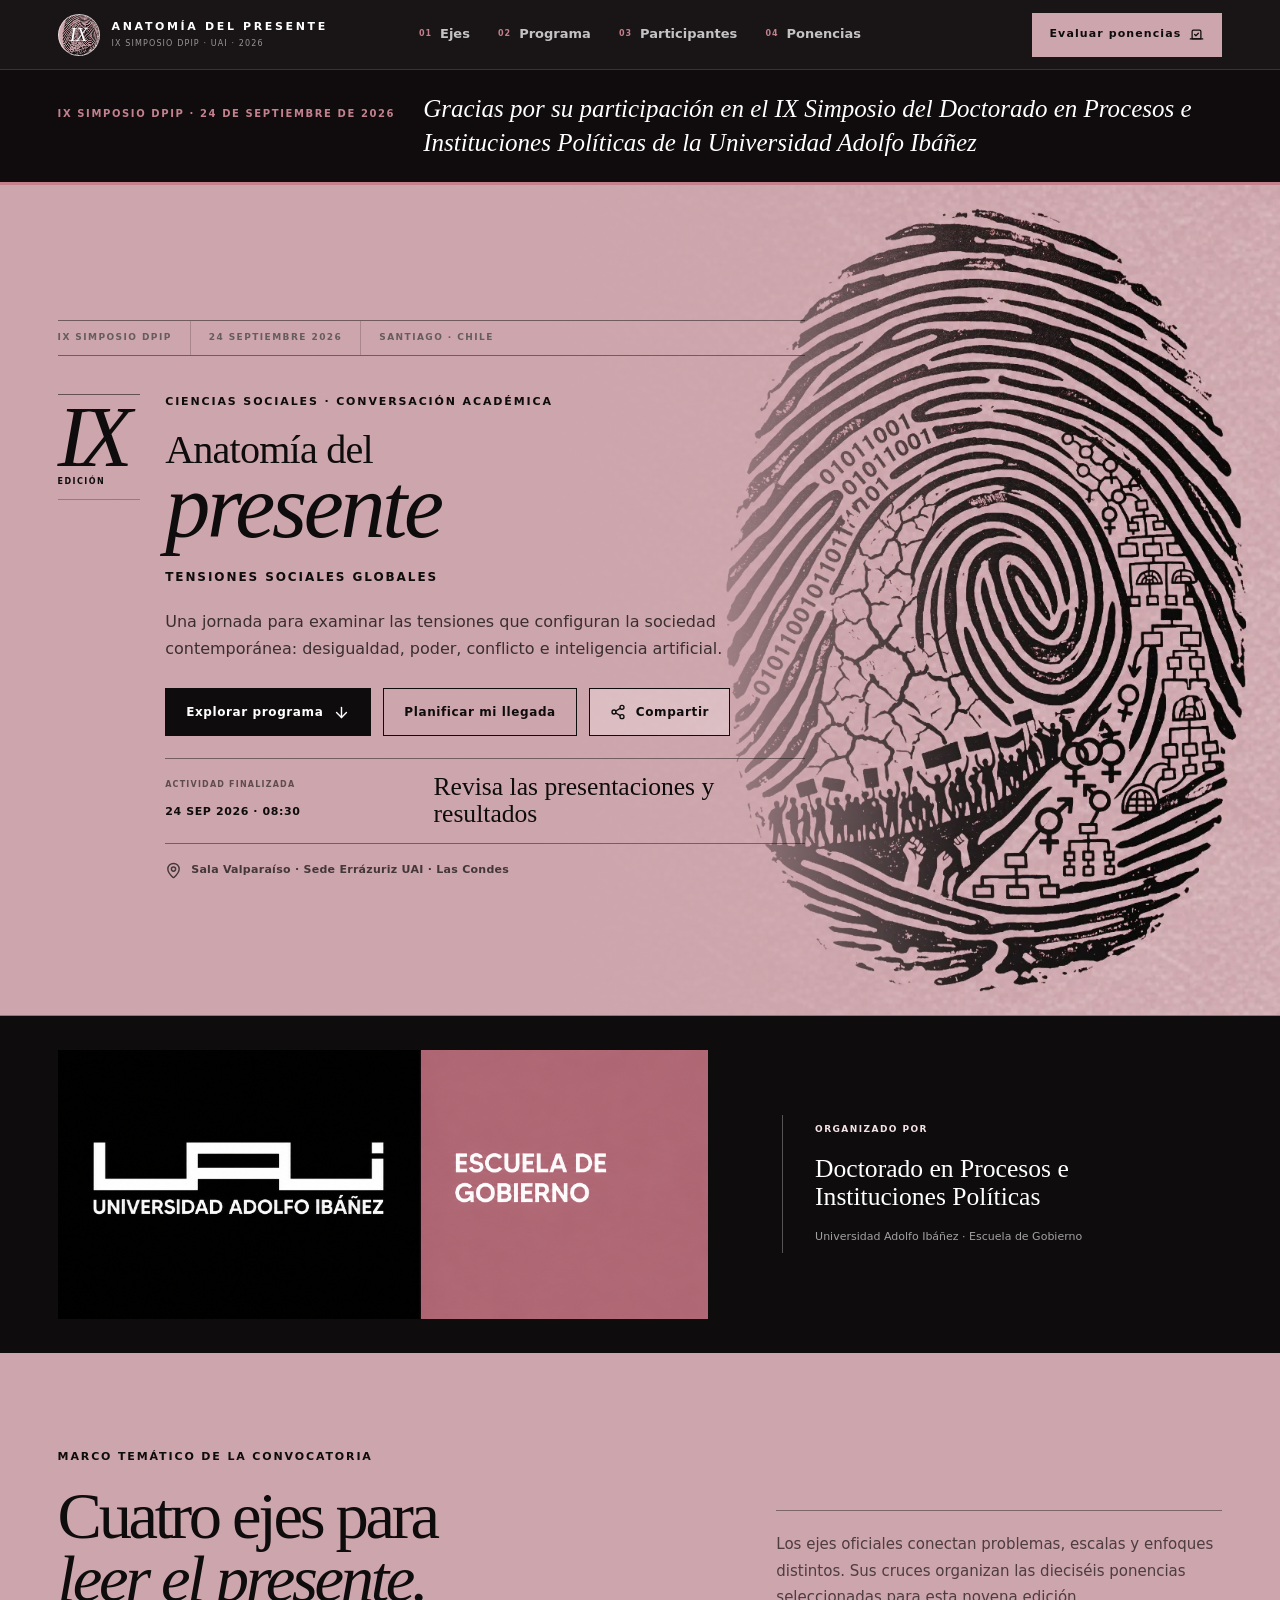
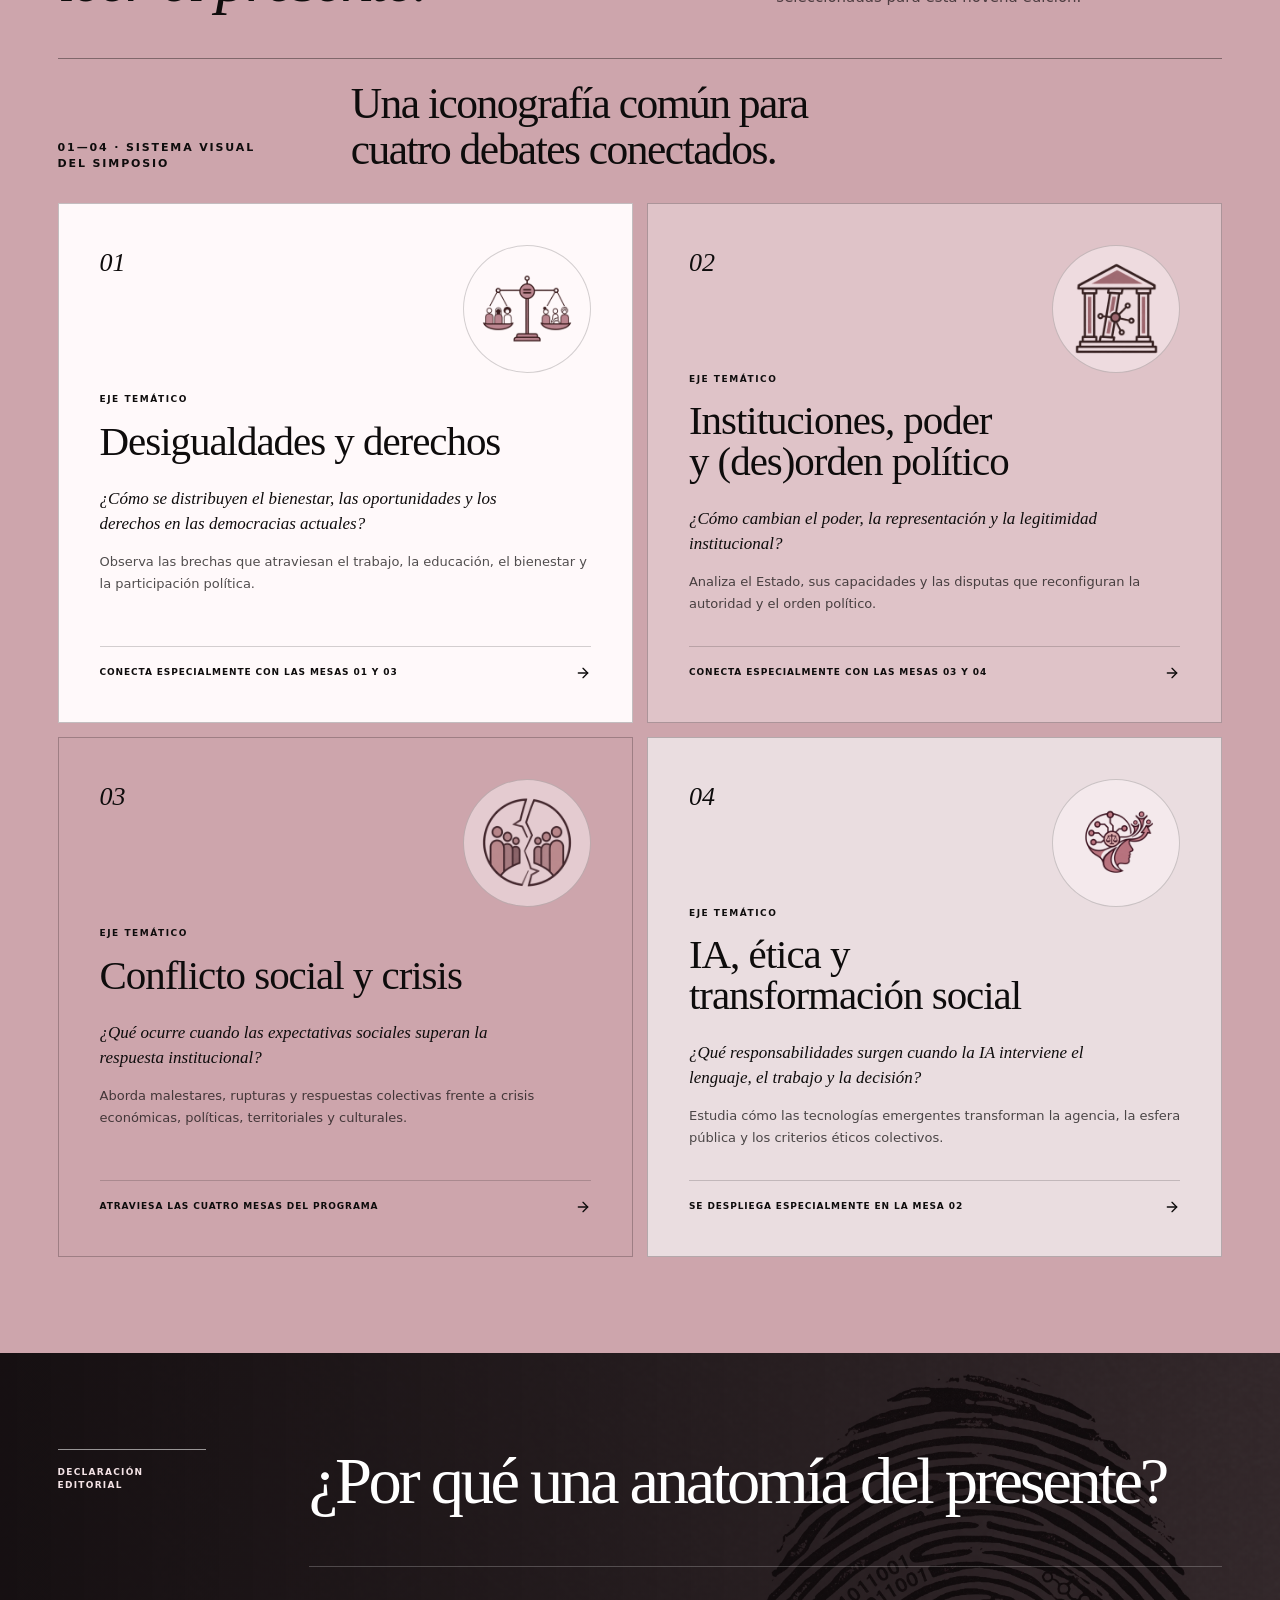
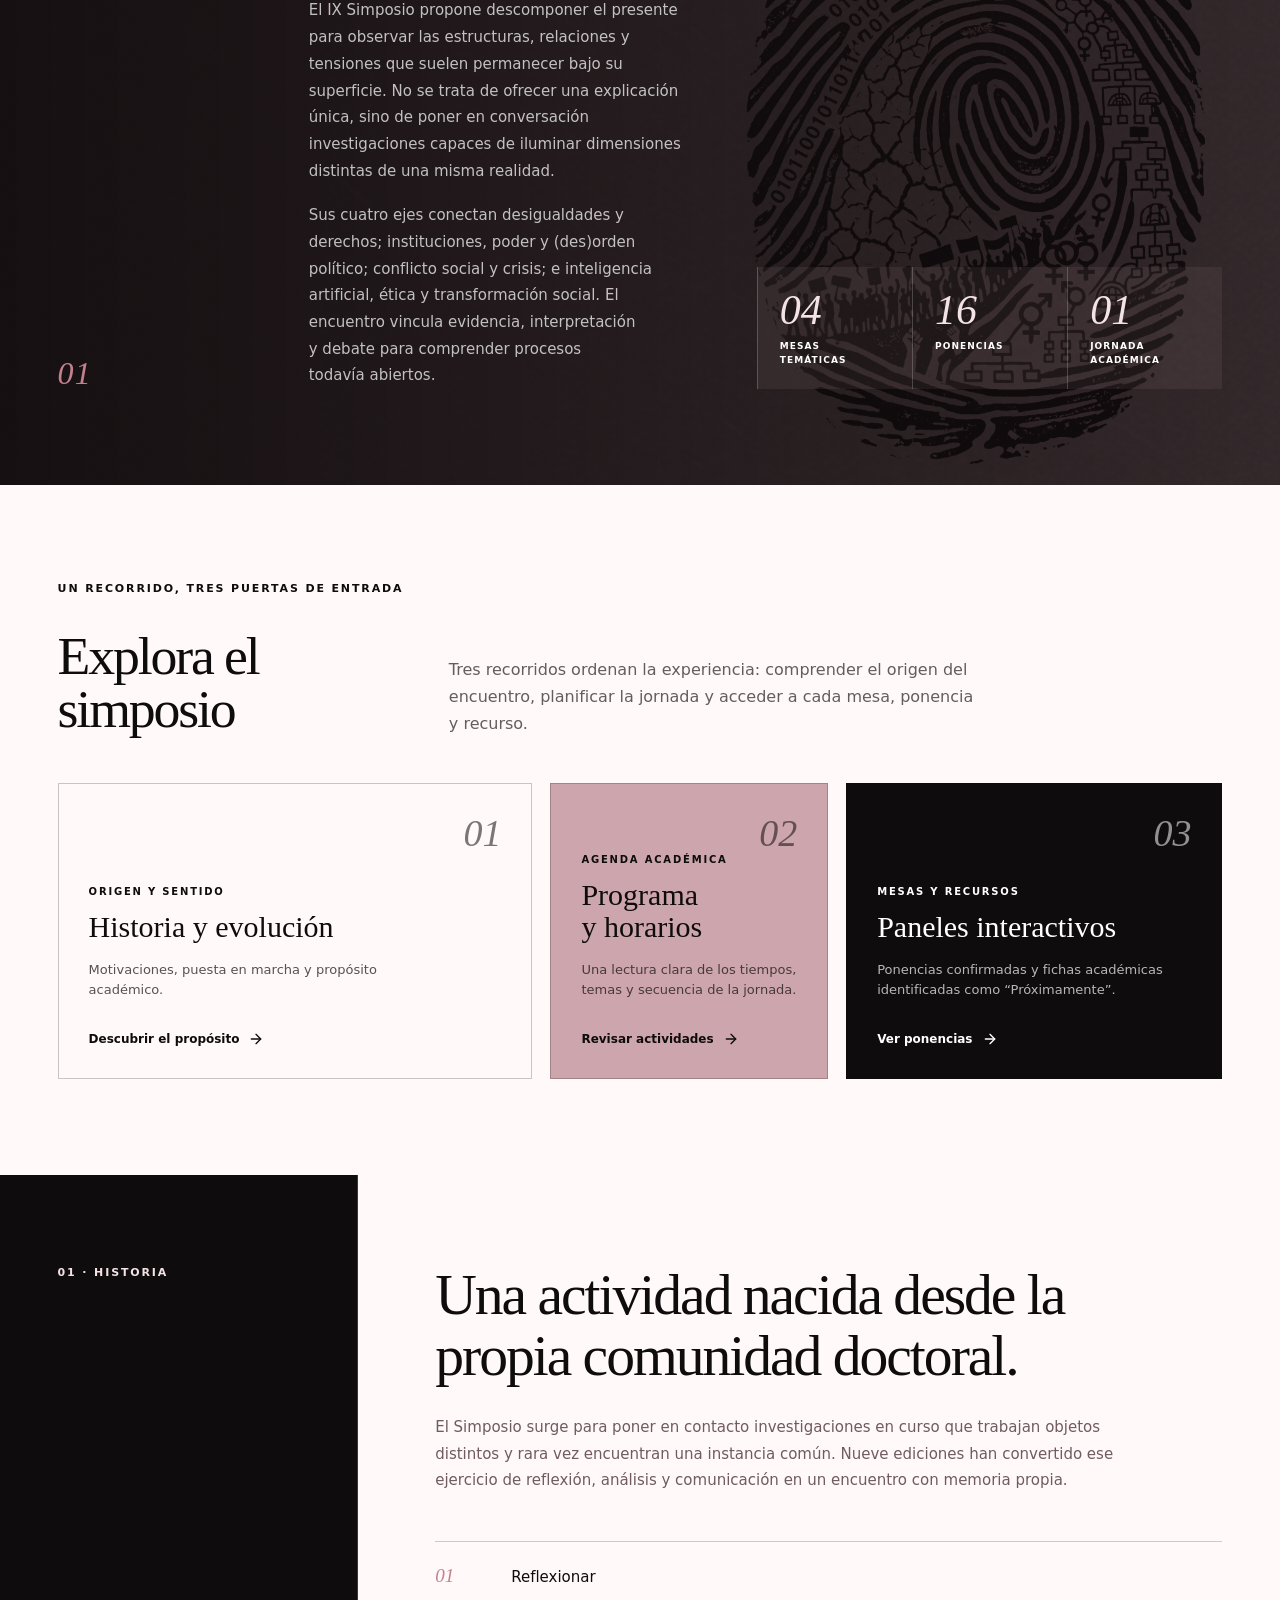
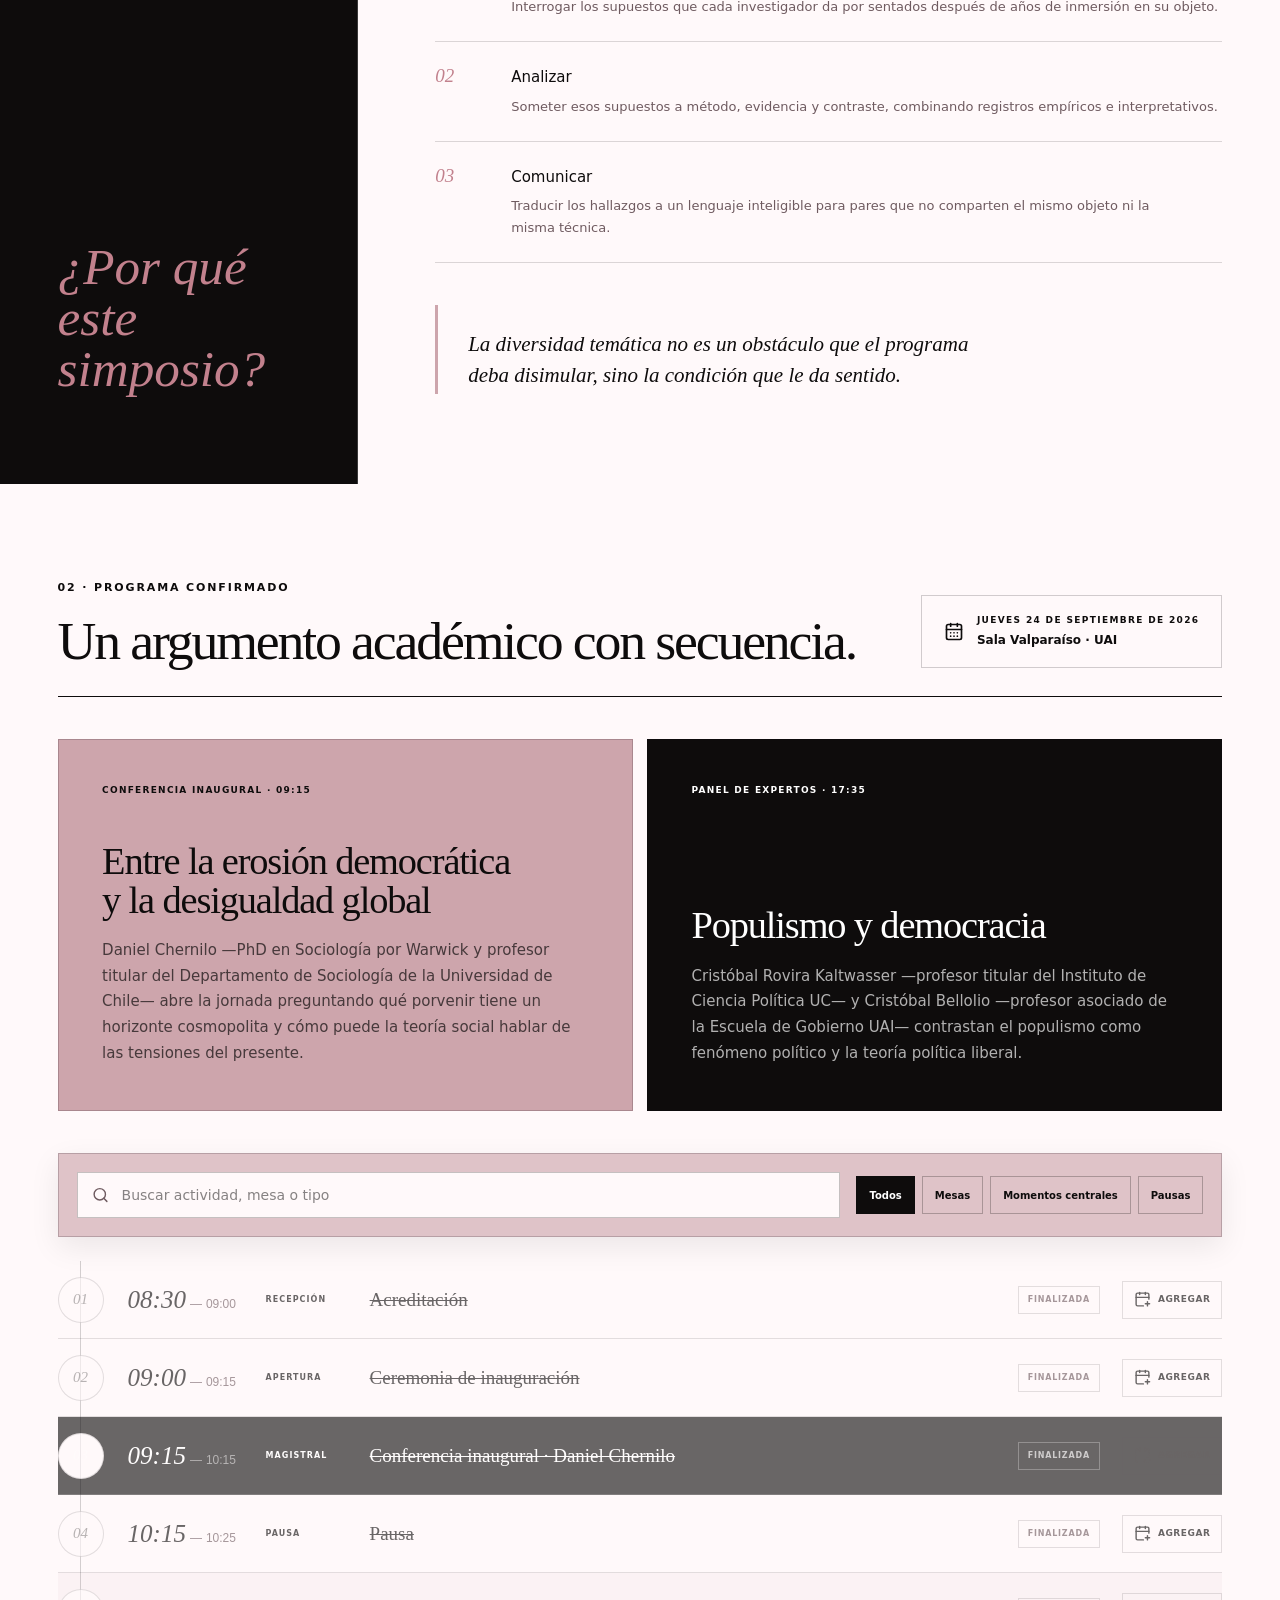
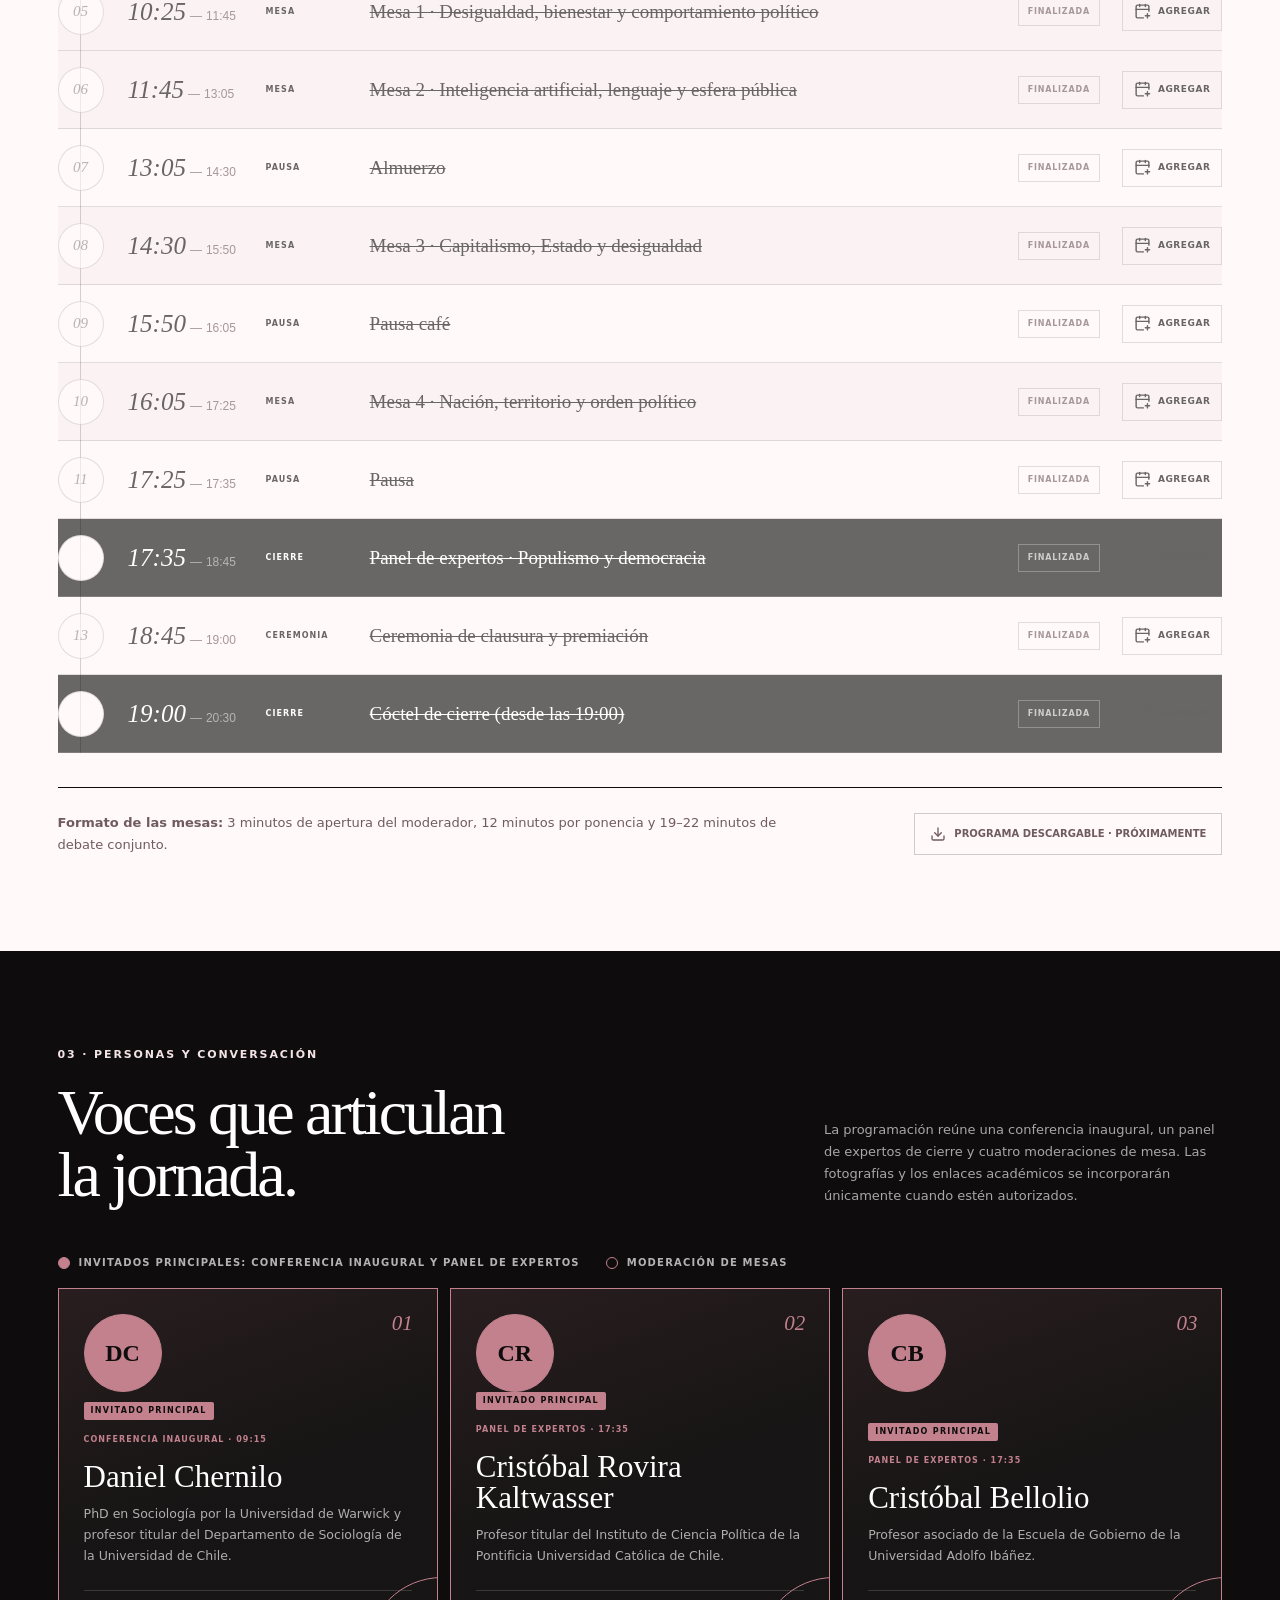
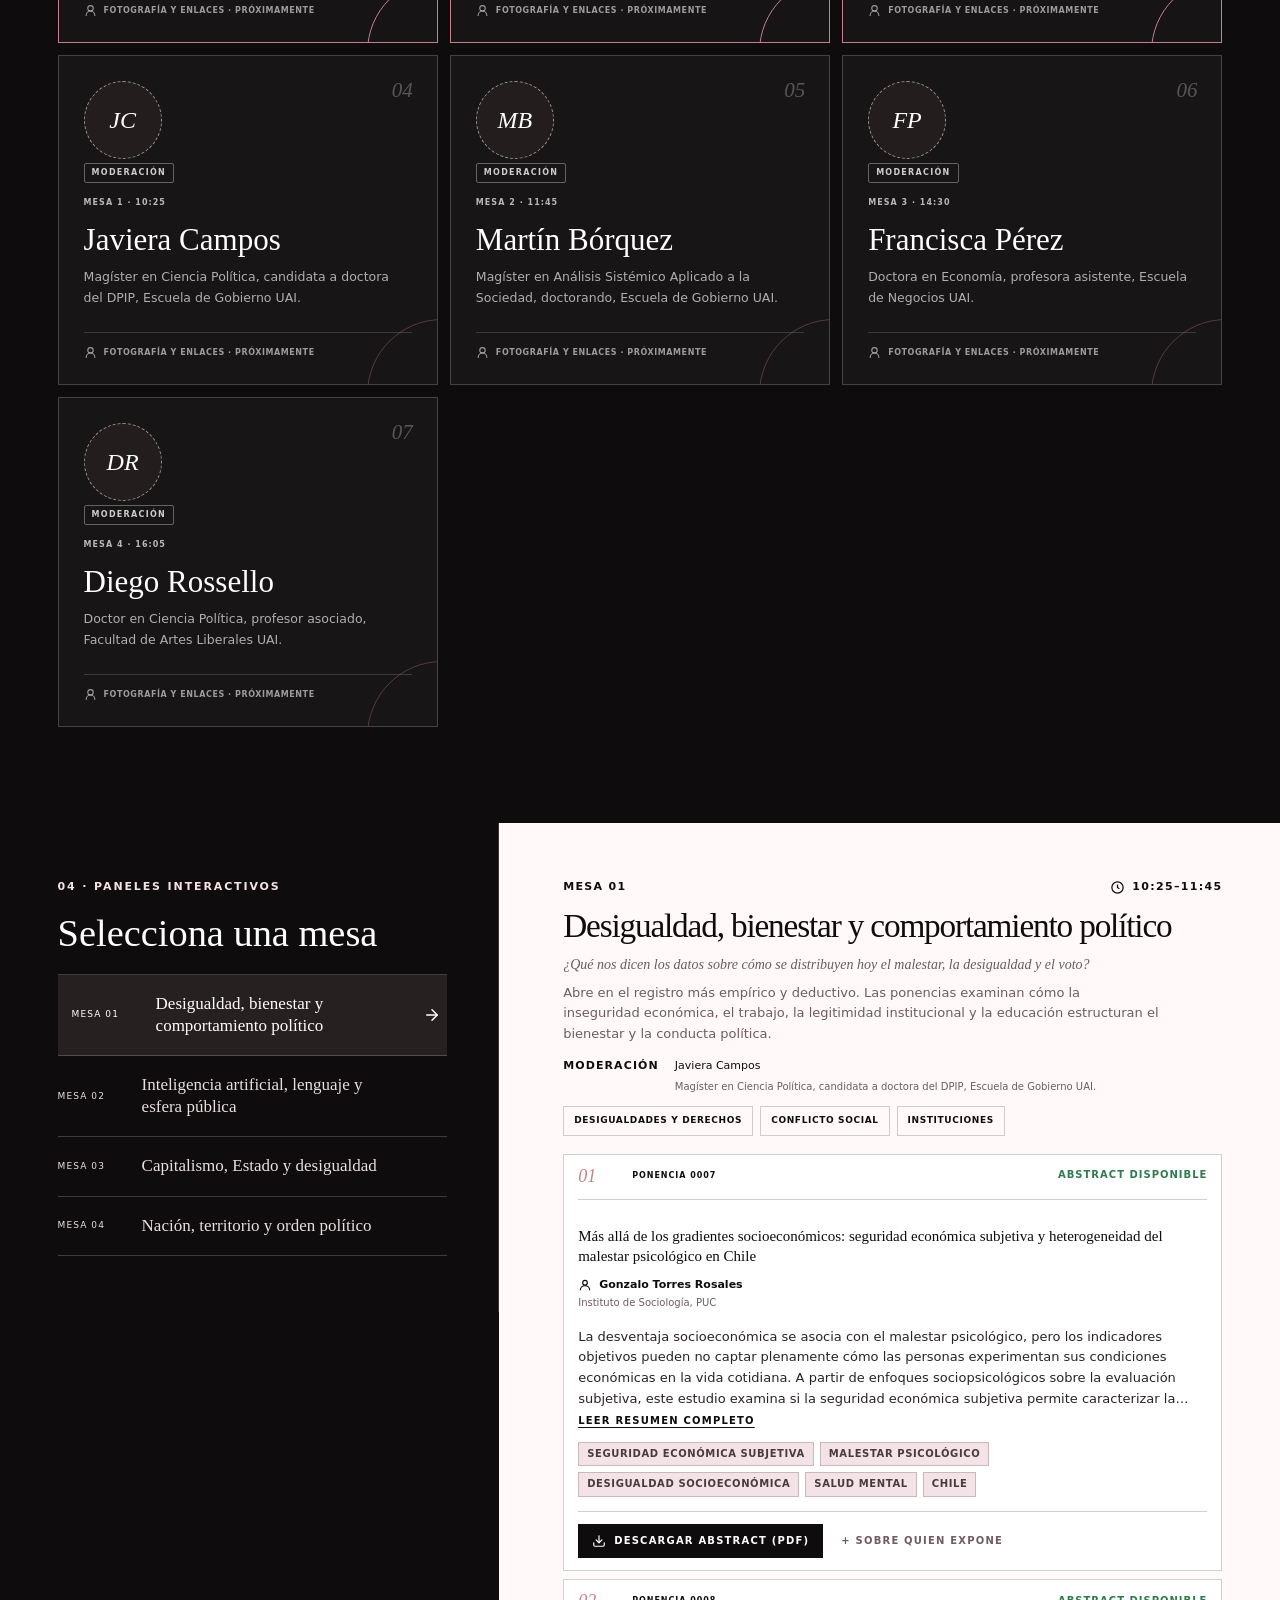
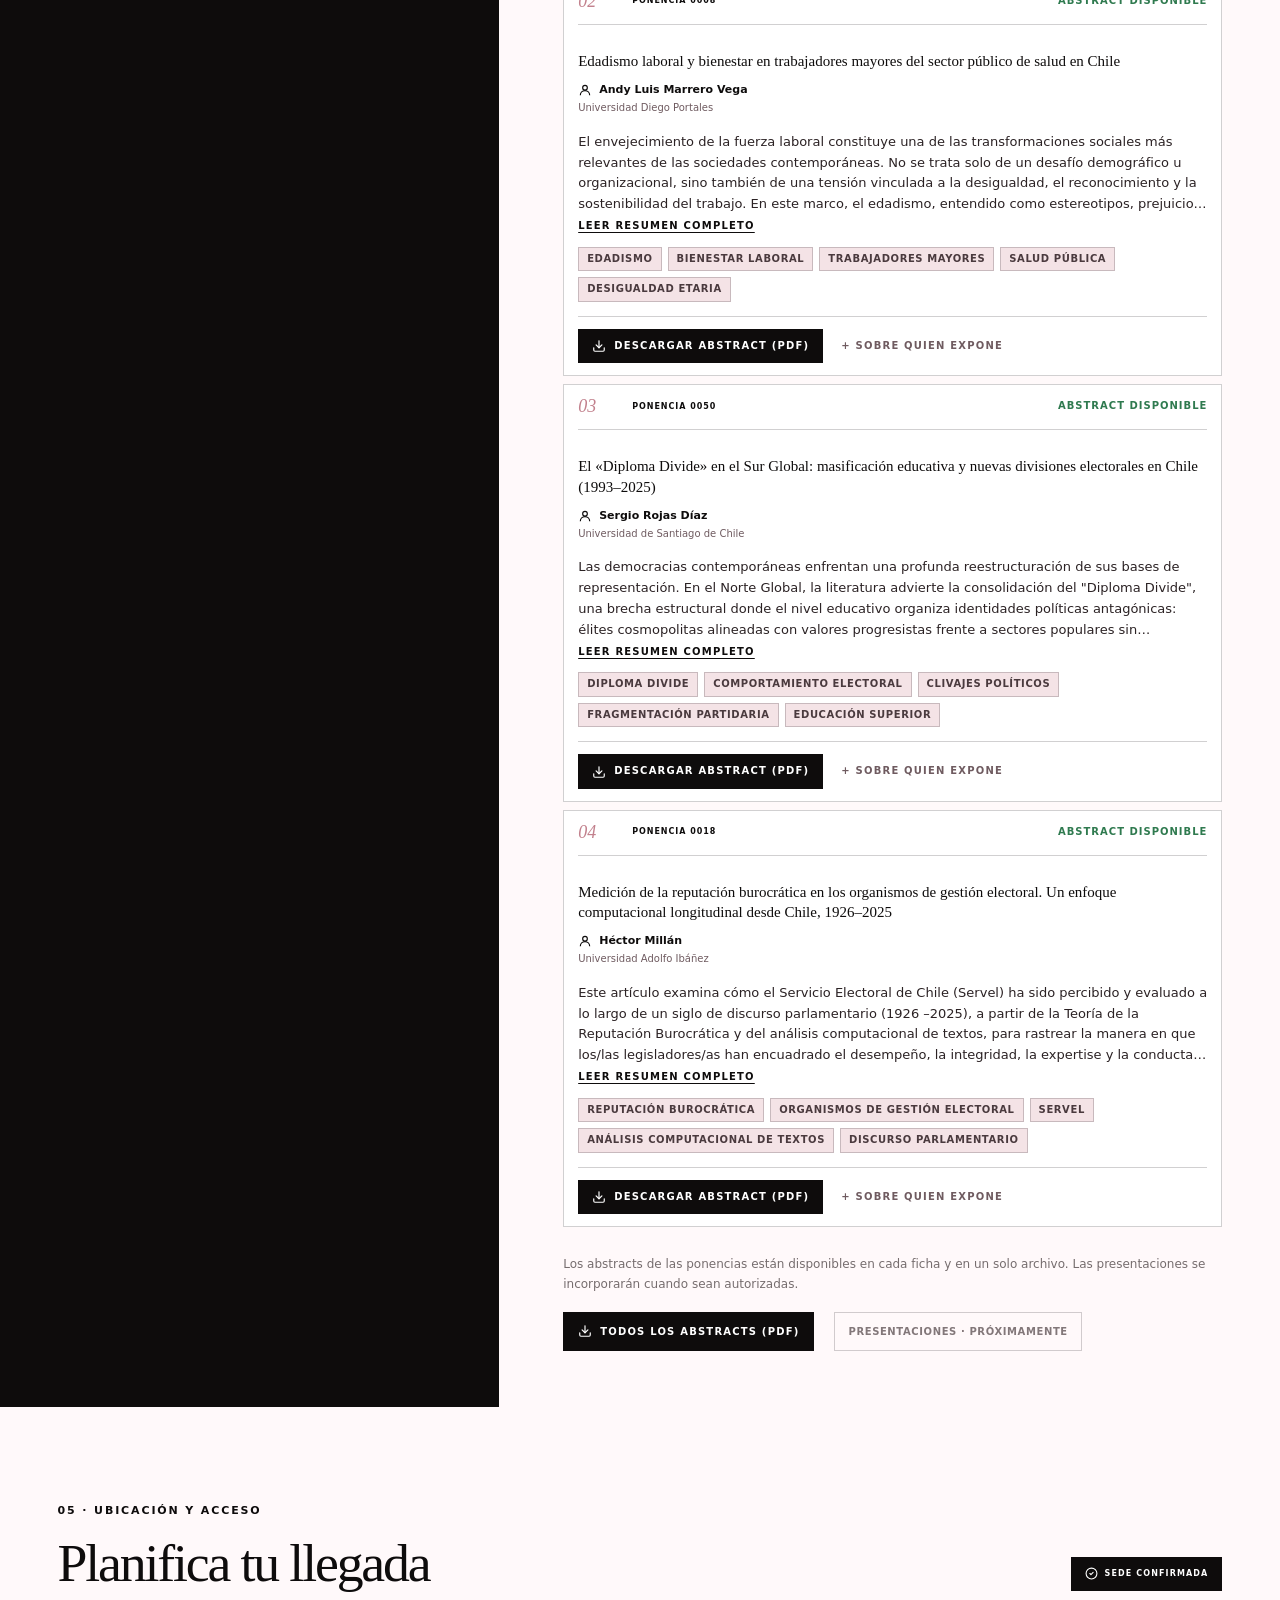
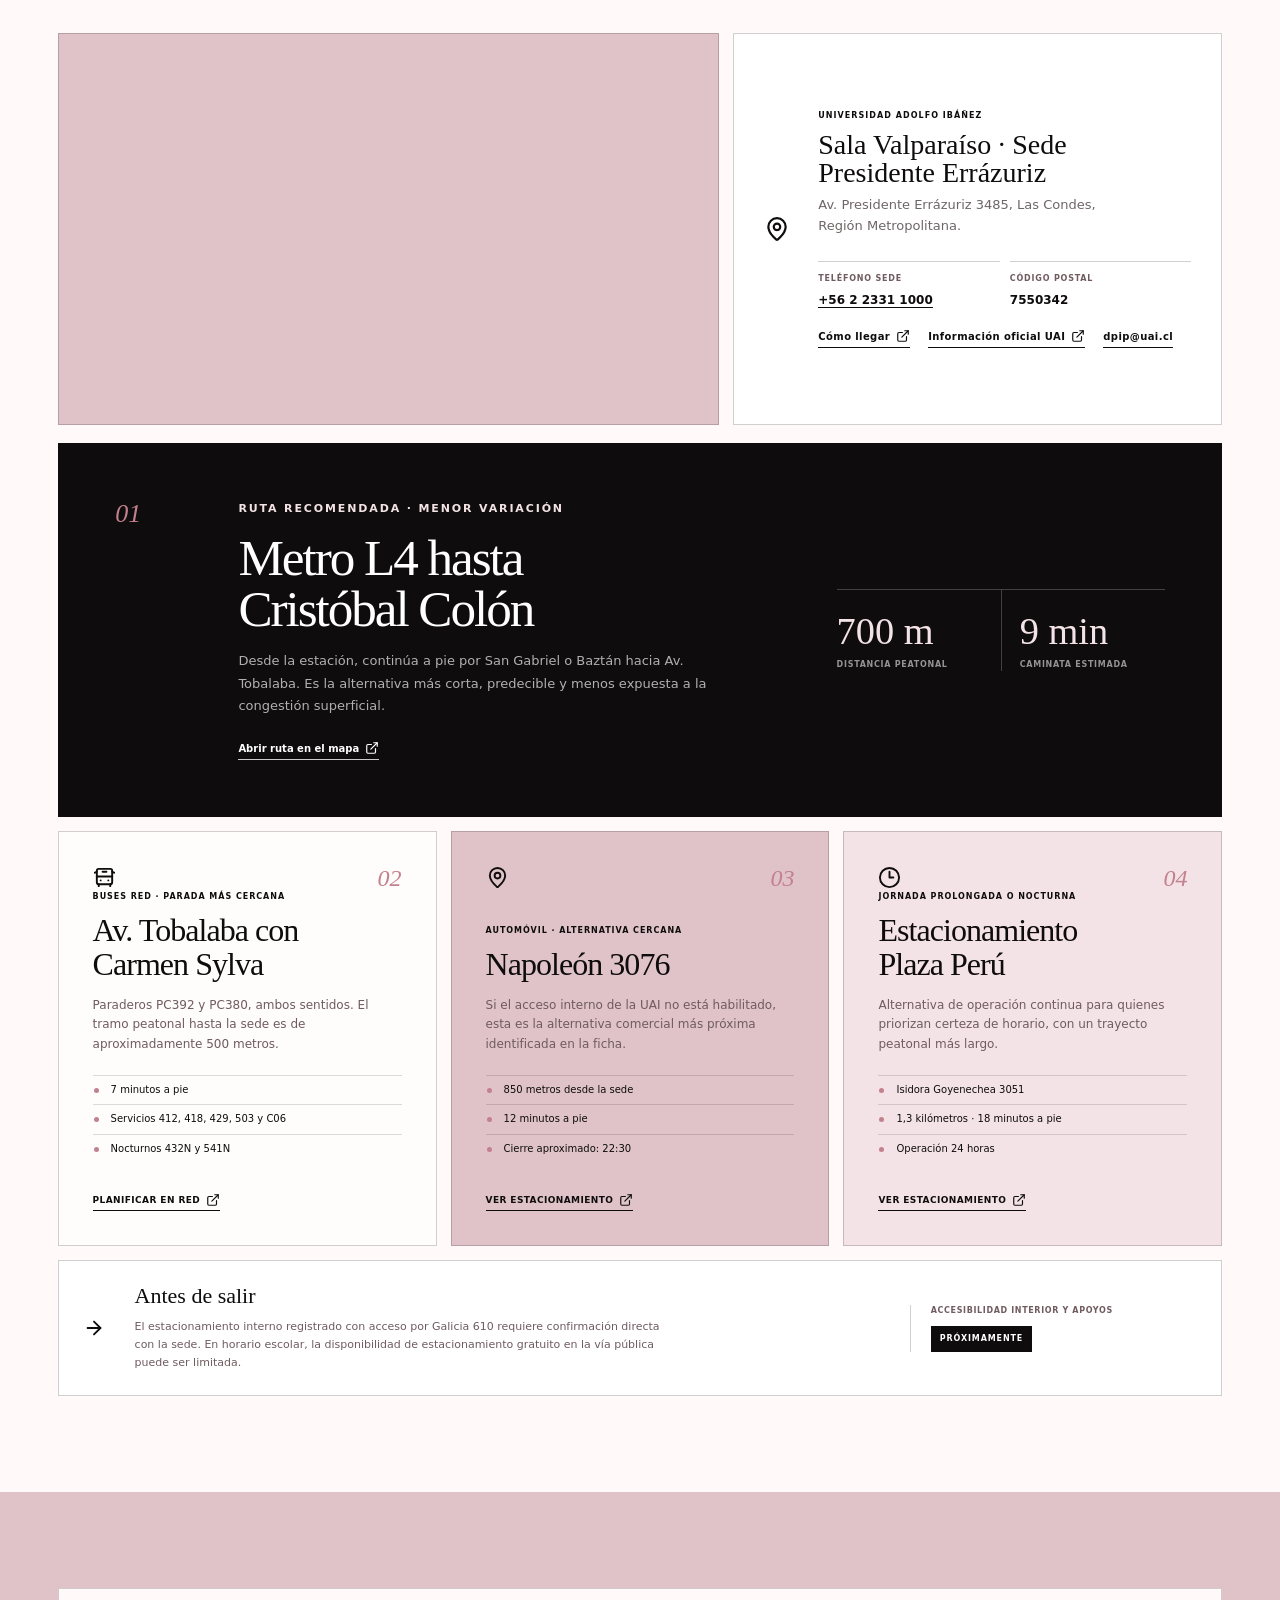
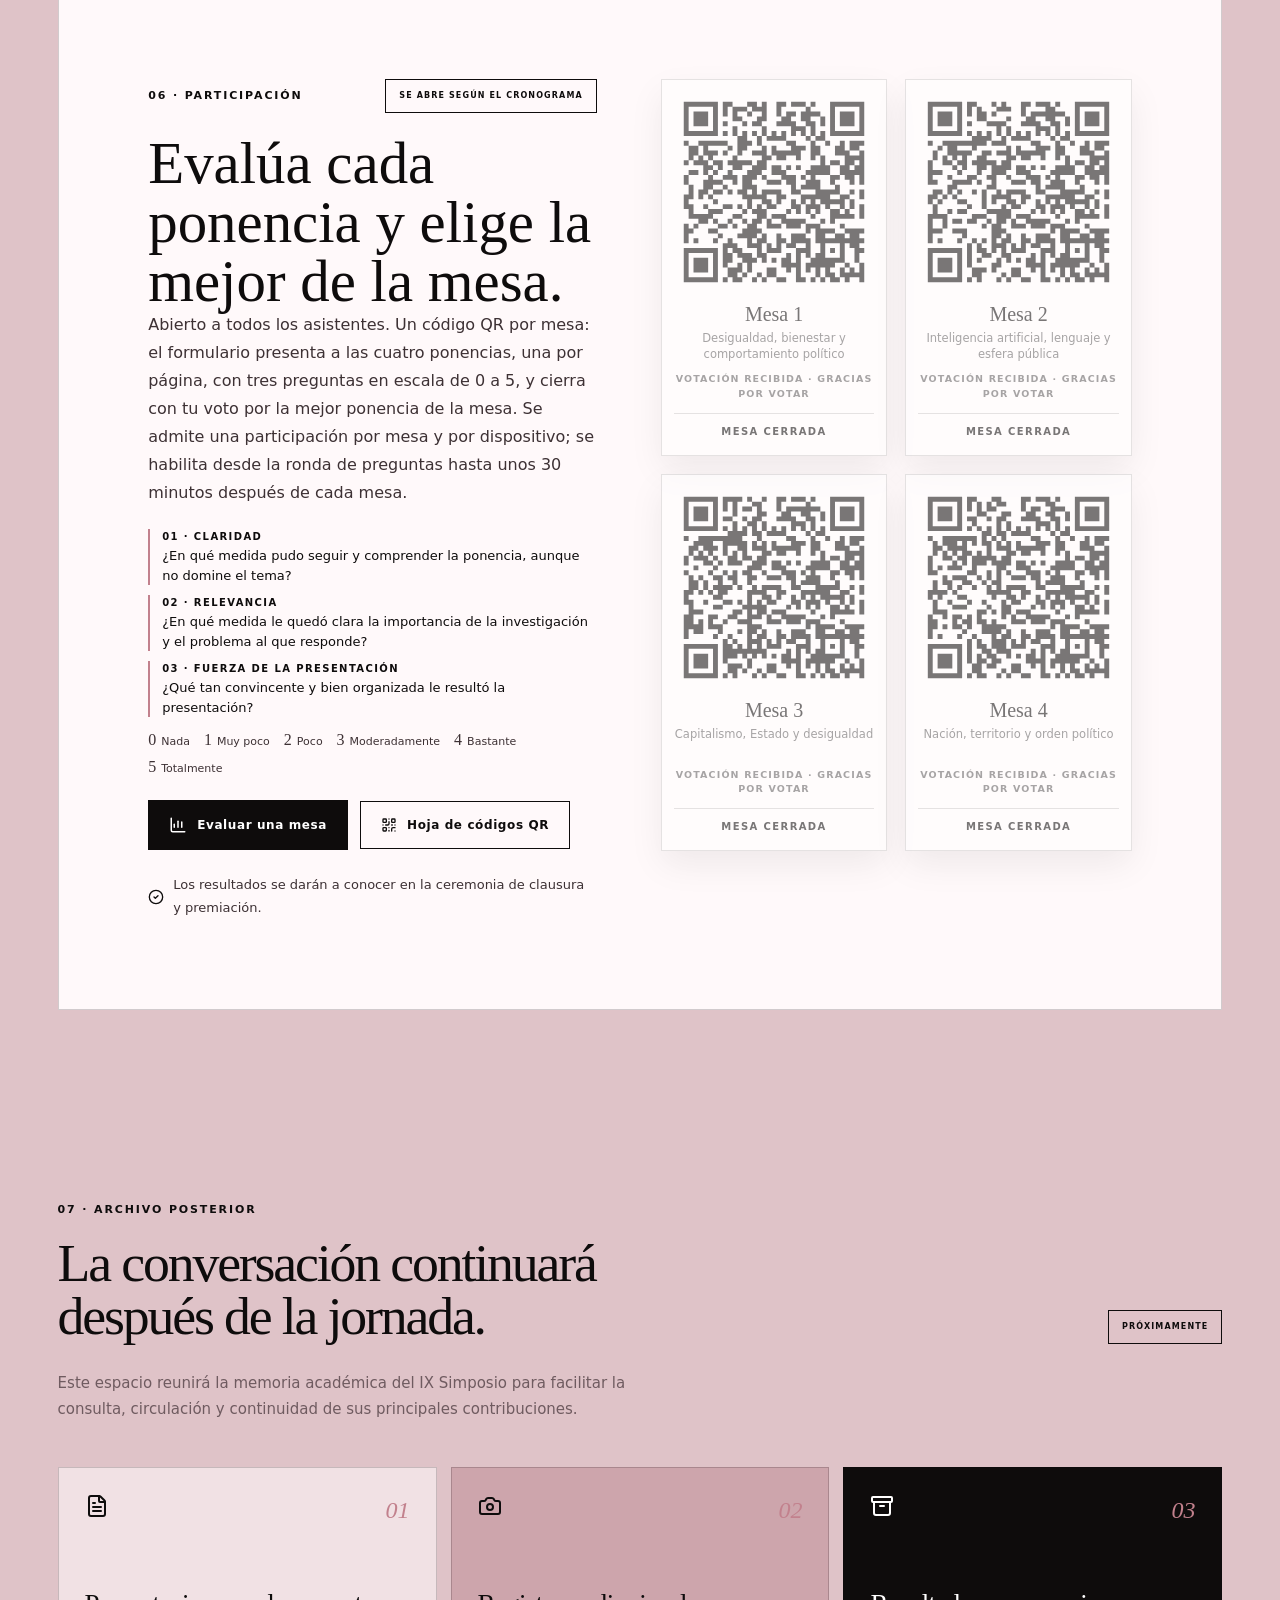
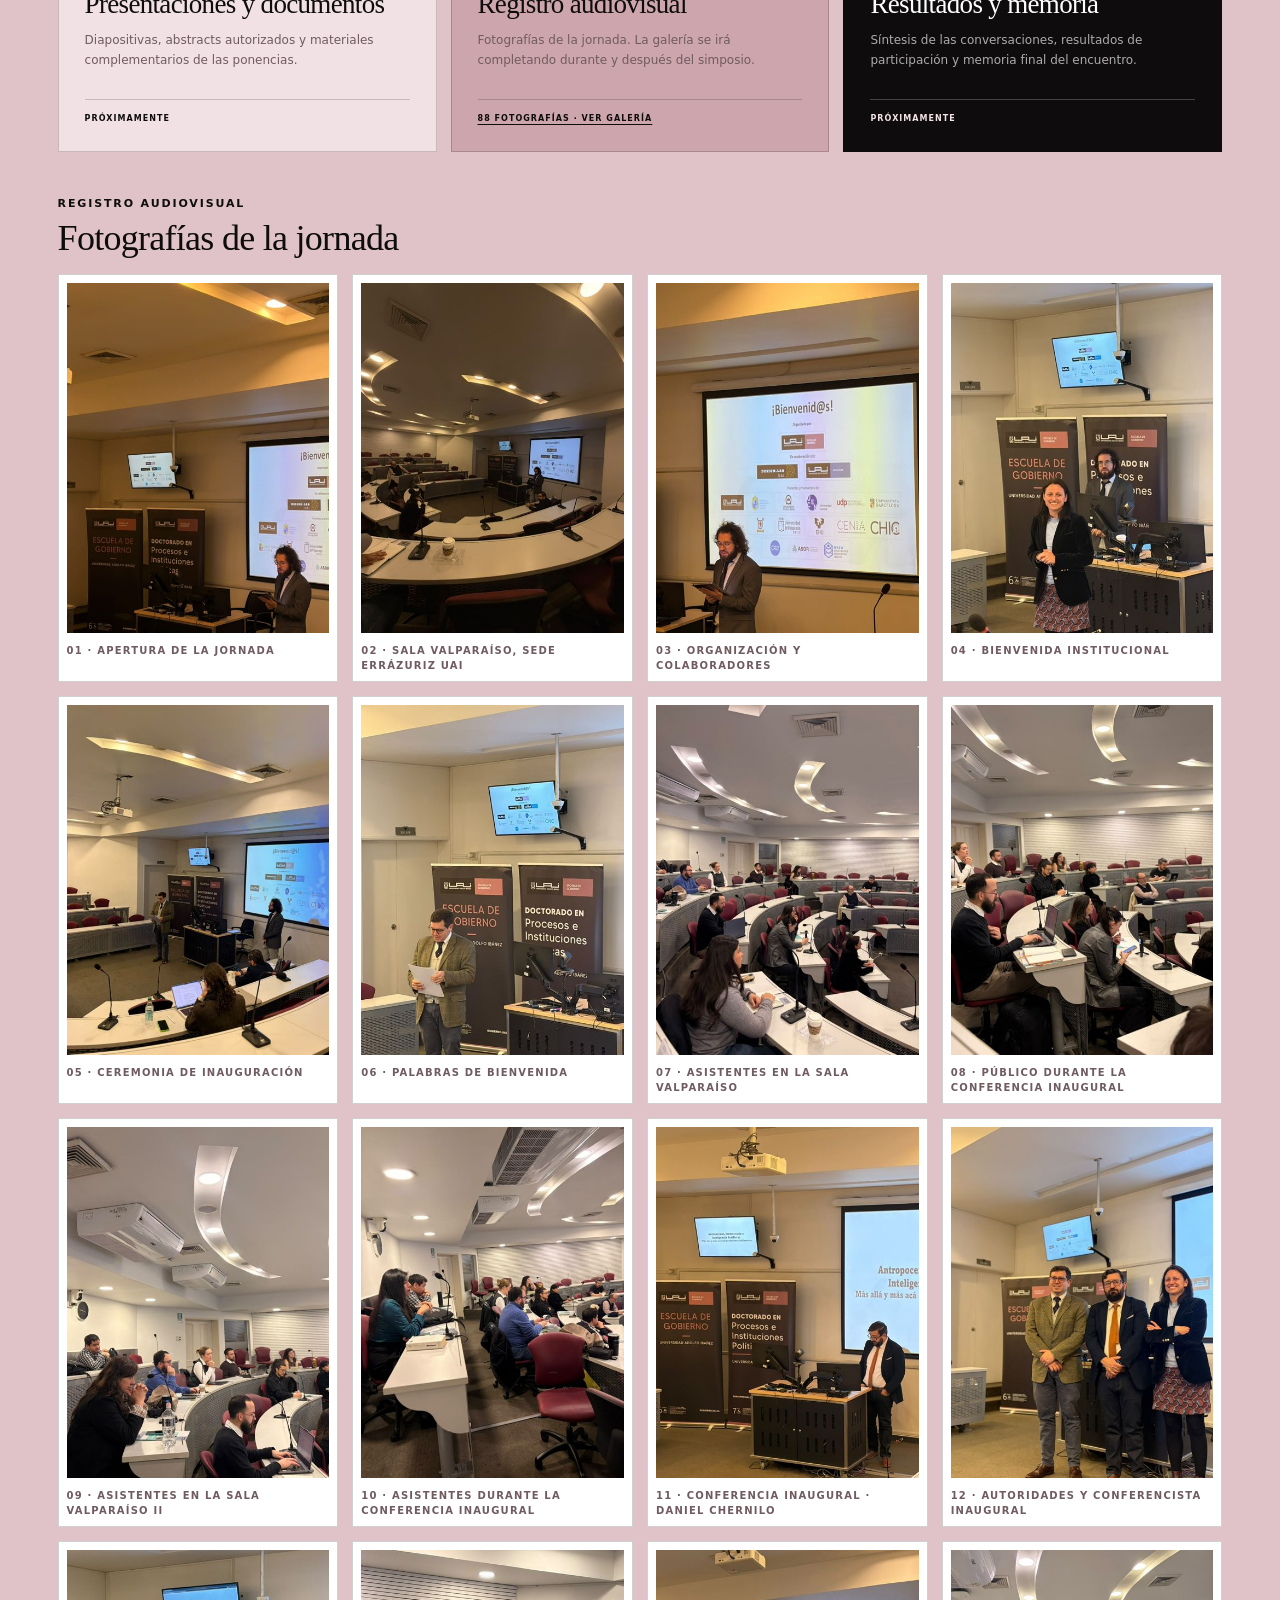
<file: index.html>
<!DOCTYPE html><html lang="es" data-version="descargable"><head><meta charSet="utf-8"/><meta name="viewport" content="width=device-width, initial-scale=1"/><title>IX Simposio DPIP | Anatomía del presente</title><meta name="description" content="Tensiones sociales globales: desigualdades y derechos; instituciones y poder; conflicto y crisis; IA, ética y transformación social."/><meta name="robots" content="index, follow"/><meta property="og:title" content="IX Simposio · Anatomía del presente"/><meta property="og:description" content="Tensiones sociales globales · 24 de septiembre de 2026 · Escuela de Gobierno UAI."/><meta property="og:url" content="https://osvaldomanan.github.io/IX-Simposio-DPIP/"/><meta property="og:site_name" content="IX Simposio DPIP"/><meta property="og:type" content="website"/><meta property="og:locale" content="es_CL"/><meta property="og:image" content="https://osvaldomanan.github.io/IX-Simposio-DPIP/assets/og-simposio.jpg"/><meta property="og:image:width" content="1200"/><meta property="og:image:height" content="630"/><meta property="og:image:alt" content="IX Simposio Anatomía del presente"/><meta name="twitter:card" content="summary_large_image"/><meta name="twitter:title" content="IX Simposio · Anatomía del presente"/><meta name="twitter:description" content="Tensiones sociales globales · 24 de septiembre de 2026 · Escuela de Gobierno UAI."/><meta name="twitter:image" content="https://osvaldomanan.github.io/IX-Simposio-DPIP/assets/og-simposio.jpg"/><link rel="shortcut icon" href="favicon.svg"/><link rel="icon" href="favicon.svg" type="image/svg+xml"/><link rel="canonical" href="https://osvaldomanan.github.io/IX-Simposio-DPIP/"/>
<style>/*! tailwindcss v4.2.1 | MIT License | https://tailwindcss.com */
@layer properties{@supports (((-webkit-hyphens:none)) and (not (margin-trim:inline))) or ((-moz-orient:inline) and (not (color:rgb(from red r g b)))){:root,:host{--shimmer-angle:20deg}*,:before,:after,::backdrop{--tw-translate-x:0;--tw-translate-y:0;--tw-translate-z:0;--tw-rotate-x:initial;--tw-rotate-y:initial;--tw-rotate-z:initial;--tw-skew-x:initial;--tw-skew-y:initial;--tw-scroll-snap-strictness:proximity;--tw-space-x-reverse:0;--tw-border-style:solid;--tw-leading:initial;--tw-font-weight:initial;--tw-tracking:initial;--tw-ordinal:initial;--tw-slashed-zero:initial;--tw-numeric-figure:initial;--tw-numeric-spacing:initial;--tw-numeric-fraction:initial;--tw-shadow:0 0 #0000;--tw-shadow-color:initial;--tw-shadow-alpha:100%;--tw-inset-shadow:0 0 #0000;--tw-inset-shadow-color:initial;--tw-inset-shadow-alpha:100%;--tw-ring-color:initial;--tw-ring-shadow:0 0 #0000;--tw-inset-ring-color:initial;--tw-inset-ring-shadow:0 0 #0000;--tw-ring-inset:initial;--tw-ring-offset-width:0px;--tw-ring-offset-color:#fff;--tw-ring-offset-shadow:0 0 #0000;--tw-outline-style:solid;--tw-blur:initial;--tw-brightness:initial;--tw-contrast:initial;--tw-grayscale:initial;--tw-hue-rotate:initial;--tw-invert:initial;--tw-opacity:initial;--tw-saturate:initial;--tw-sepia:initial;--tw-drop-shadow:initial;--tw-drop-shadow-color:initial;--tw-drop-shadow-alpha:100%;--tw-drop-shadow-size:initial;--tw-duration:initial;--tw-ease:initial;--tw-content:"";--tw-scale-x:1;--tw-scale-y:1;--tw-scale-z:1;--tw-animation-delay:0s;--tw-animation-direction:normal;--tw-animation-duration:initial;--tw-animation-fill-mode:none;--tw-animation-iteration-count:1;--tw-enter-blur:0;--tw-enter-opacity:1;--tw-enter-rotate:0;--tw-enter-scale:1;--tw-enter-translate-x:0;--tw-enter-translate-y:0;--tw-exit-blur:0;--tw-exit-opacity:1;--tw-exit-rotate:0;--tw-exit-scale:1;--tw-exit-translate-x:0;--tw-exit-translate-y:0;--scroll-fade-t:0px;--scroll-fade-b:0px;--scroll-fade-s:0px;--scroll-fade-e:0px;--scroll-fade-mask:initial;--shimmer-image:initial;--shimmer-text-fill:initial}}}@layer theme{:root,:host{--font-sans:ui-sans-serif, system-ui, sans-serif, "Apple Color Emoji", "Segoe UI Emoji", "Segoe UI Symbol", "Noto Color Emoji";--font-mono:ui-monospace, SFMono-Regular, Menlo, Monaco, Consolas, "Liberation Mono", "Courier New", monospace;--color-black:#000;--color-white:#fff;--spacing:.25rem;--container-xs:20rem;--container-sm:24rem;--container-lg:32rem;--text-xs:.75rem;--text-xs--line-height:calc(1 / .75);--text-sm:.875rem;--text-sm--line-height:calc(1.25 / .875);--text-base:1rem;--text-base--line-height:calc(1.5 / 1);--text-lg:1.125rem;--text-lg--line-height:calc(1.75 / 1.125);--font-weight-normal:400;--font-weight-medium:500;--font-weight-semibold:600;--tracking-tight:-.025em;--tracking-widest:.1em;--leading-tight:1.25;--leading-snug:1.375;--leading-normal:1.5;--leading-relaxed:1.625;--radius-xs:.125rem;--radius-sm:.25rem;--radius-md:.375rem;--radius-lg:.5rem;--radius-xl:.75rem;--ease-in-out:cubic-bezier(.4, 0, .2, 1);--animate-spin:spin 1s linear infinite;--animate-pulse:pulse 2s cubic-bezier(.4, 0, .6, 1) infinite;--aspect-video:16 / 9;--default-transition-duration:.15s;--default-transition-timing-function:cubic-bezier(.4, 0, .2, 1);--default-font-family:var(--font-sans);--default-mono-font-family:var(--font-mono)}}@layer base{*,:after,:before,::backdrop{box-sizing:border-box;border:0 solid;margin:0;padding:0}::file-selector-button{box-sizing:border-box;border:0 solid;margin:0;padding:0}html,:host{-webkit-text-size-adjust:100%;tab-size:4;line-height:1.5;font-family:var(--default-font-family,ui-sans-serif, system-ui, sans-serif, "Apple Color Emoji", "Segoe UI Emoji", "Segoe UI Symbol", "Noto Color Emoji");font-feature-settings:var(--default-font-feature-settings,normal);font-variation-settings:var(--default-font-variation-settings,normal);-webkit-tap-highlight-color:transparent}hr{height:0;color:inherit;border-top-width:1px}abbr:where([title]){-webkit-text-decoration:underline dotted;text-decoration:underline dotted}h1,h2,h3,h4,h5,h6{font-size:inherit;font-weight:inherit}a{color:inherit;-webkit-text-decoration:inherit;-webkit-text-decoration:inherit;-webkit-text-decoration:inherit;-webkit-text-decoration:inherit;text-decoration:inherit}b,strong{font-weight:bolder}code,kbd,samp,pre{font-family:var(--default-mono-font-family,ui-monospace, SFMono-Regular, Menlo, Monaco, Consolas, "Liberation Mono", "Courier New", monospace);font-feature-settings:var(--default-mono-font-feature-settings,normal);font-variation-settings:var(--default-mono-font-variation-settings,normal);font-size:1em}small{font-size:80%}sub,sup{vertical-align:baseline;font-size:75%;line-height:0;position:relative}sub{bottom:-.25em}sup{top:-.5em}table{text-indent:0;border-color:inherit;border-collapse:collapse}:-moz-focusring{outline:auto}progress{vertical-align:baseline}summary{display:list-item}ol,ul,menu{list-style:none}img,svg,video,canvas,audio,iframe,embed,object{vertical-align:middle;display:block}img,video{max-width:100%;height:auto}button,input,select,optgroup,textarea{font:inherit;font-feature-settings:inherit;font-variation-settings:inherit;letter-spacing:inherit;color:inherit;opacity:1;background-color:#0000;border-radius:0}::file-selector-button{font:inherit;font-feature-settings:inherit;font-variation-settings:inherit;letter-spacing:inherit;color:inherit;opacity:1;background-color:#0000;border-radius:0}:where(select:is([multiple],[size])) optgroup{font-weight:bolder}:where(select:is([multiple],[size])) optgroup option{padding-inline-start:20px}::file-selector-button{margin-inline-end:4px}::placeholder{opacity:1}@supports (not ((-webkit-appearance:-apple-pay-button))) or (contain-intrinsic-size:1px){::placeholder{color:currentColor}@supports (color:color-mix(in lab, red, red)){::placeholder{color:color-mix(in oklab, currentcolor 50%, transparent)}}}textarea{resize:vertical}::-webkit-search-decoration{-webkit-appearance:none}::-webkit-date-and-time-value{min-height:1lh;text-align:inherit}::-webkit-datetime-edit{display:inline-flex}::-webkit-datetime-edit-fields-wrapper{padding:0}::-webkit-datetime-edit{padding-block:0}::-webkit-datetime-edit-year-field{padding-block:0}::-webkit-datetime-edit-month-field{padding-block:0}::-webkit-datetime-edit-day-field{padding-block:0}::-webkit-datetime-edit-hour-field{padding-block:0}::-webkit-datetime-edit-minute-field{padding-block:0}::-webkit-datetime-edit-second-field{padding-block:0}::-webkit-datetime-edit-millisecond-field{padding-block:0}::-webkit-datetime-edit-meridiem-field{padding-block:0}::-webkit-calendar-picker-indicator{line-height:1}:-moz-ui-invalid{box-shadow:none}button,input:where([type=button],[type=reset],[type=submit]){appearance:button}::file-selector-button{appearance:button}::-webkit-inner-spin-button{height:auto}::-webkit-outer-spin-button{height:auto}[hidden]:where(:not([hidden=until-found])){display:none!important}}@layer components;@layer utilities{.\@container\/card-header{container:card-header/inline-size}.\@container\/field-group{container:field-group/inline-size}.pointer-events-none{pointer-events:none}.invisible{visibility:hidden}.visible{visibility:visible}.sr-only{clip-path:inset(50%);white-space:nowrap;border-width:0;width:1px;height:1px;margin:-1px;padding:0;position:absolute;overflow:hidden}.absolute{position:absolute}.fixed{position:fixed}.relative{position:relative}.inset-0{inset:calc(var(--spacing) * 0)}.inset-x-0{inset-inline:calc(var(--spacing) * 0)}.inset-y-0{inset-block:calc(var(--spacing) * 0)}.inset-s-1\/2{inset-inline-start:50%}.start{inset-inline-start:var(--spacing)}.end{inset-inline-end:var(--spacing)}.-top-12{top:calc(var(--spacing) * -12)}.top-0{top:calc(var(--spacing) * 0)}.top-1\.5{top:calc(var(--spacing) * 1.5)}.top-1\/2{top:50%}.top-3\.5{top:calc(var(--spacing) * 3.5)}.top-4{top:calc(var(--spacing) * 4)}.top-\[1px\]{top:1px}.top-\[50\%\]{top:50%}.top-\[60\%\]{top:60%}.top-full{top:100%}.-right-12{right:calc(var(--spacing) * -12)}.right-0{right:calc(var(--spacing) * 0)}.right-1{right:calc(var(--spacing) * 1)}.right-2{right:calc(var(--spacing) * 2)}.right-3{right:calc(var(--spacing) * 3)}.right-3\.5{right:calc(var(--spacing) * 3.5)}.right-4{right:calc(var(--spacing) * 4)}.-bottom-12{bottom:calc(var(--spacing) * -12)}.bottom-0{bottom:calc(var(--spacing) * 0)}.-left-12{left:calc(var(--spacing) * -12)}.left-0{left:calc(var(--spacing) * 0)}.left-1\/2{left:50%}.left-2{left:calc(var(--spacing) * 2)}.left-3{left:calc(var(--spacing) * 3)}.left-\[50\%\]{left:50%}.isolate{isolation:isolate}.z-10{z-index:10}.z-20{z-index:20}.z-50{z-index:50}.z-\[1\]{z-index:1}.order-first{order:-9999}.order-last{order:9999}.col-start-2{grid-column-start:2}.row-span-2{grid-row:span 2/span 2}.row-start-1{grid-row-start:1}.m-0\!{margin:calc(var(--spacing) * 0)!important}.-mx-1{margin-inline:calc(var(--spacing) * -1)}.mx-2{margin-inline:calc(var(--spacing) * 2)}.mx-3\.5{margin-inline:calc(var(--spacing) * 3.5)}.mx-auto{margin-inline:auto}.-my-2{margin-block:calc(var(--spacing) * -2)}.my-0{margin-block:calc(var(--spacing) * 0)}.my-0\.5{margin-block:calc(var(--spacing) * .5)}.my-1{margin-block:calc(var(--spacing) * 1)}.-mt-4{margin-top:calc(var(--spacing) * -4)}.mt-0\.5{margin-top:calc(var(--spacing) * .5)}.mt-1\.5{margin-top:calc(var(--spacing) * 1.5)}.mt-2{margin-top:calc(var(--spacing) * 2)}.mt-4{margin-top:calc(var(--spacing) * 4)}.mt-auto{margin-top:auto}.mb-2{margin-bottom:calc(var(--spacing) * 2)}.mb-3{margin-bottom:calc(var(--spacing) * 3)}.-ml-1{margin-left:calc(var(--spacing) * -1)}.-ml-4{margin-left:calc(var(--spacing) * -4)}.ml-1{margin-left:calc(var(--spacing) * 1)}.ml-4{margin-left:calc(var(--spacing) * 4)}.ml-auto{margin-left:auto}.line-clamp-1{-webkit-line-clamp:1;-webkit-box-orient:vertical;display:-webkit-box;overflow:hidden}.line-clamp-2{-webkit-line-clamp:2;-webkit-box-orient:vertical;display:-webkit-box;overflow:hidden}.block{display:block}.contents{display:contents}.flex{display:flex}.grid{display:grid}.hidden{display:none}.inline-flex{display:inline-flex}.table{display:table}.table-caption{display:table-caption}.table-cell{display:table-cell}.table-row{display:table-row}.field-sizing-content{field-sizing:content}.aspect-square{aspect-ratio:1}.aspect-video{aspect-ratio:var(--aspect-video)}.size-\(--cell-size\){width:var(--cell-size);height:var(--cell-size)}.size-2{width:calc(var(--spacing) * 2);height:calc(var(--spacing) * 2)}.size-2\.5{width:calc(var(--spacing) * 2.5);height:calc(var(--spacing) * 2.5)}.size-3{width:calc(var(--spacing) * 3);height:calc(var(--spacing) * 3)}.size-3\.5{width:calc(var(--spacing) * 3.5);height:calc(var(--spacing) * 3.5)}.size-4{width:calc(var(--spacing) * 4);height:calc(var(--spacing) * 4)}.size-6{width:calc(var(--spacing) * 6);height:calc(var(--spacing) * 6)}.size-7{width:calc(var(--spacing) * 7);height:calc(var(--spacing) * 7)}.size-8{width:calc(var(--spacing) * 8);height:calc(var(--spacing) * 8)}.size-9{width:calc(var(--spacing) * 9);height:calc(var(--spacing) * 9)}.size-10{width:calc(var(--spacing) * 10);height:calc(var(--spacing) * 10)}.size-16{width:calc(var(--spacing) * 16);height:calc(var(--spacing) * 16)}.size-auto{width:auto;height:auto}.size-full{width:100%;height:100%}.h-\(--cell-size\){height:var(--cell-size)}.h-1\.5{height:calc(var(--spacing) * 1.5)}.h-2{height:calc(var(--spacing) * 2)}.h-2\.5{height:calc(var(--spacing) * 2.5)}.h-4{height:calc(var(--spacing) * 4)}.h-5{height:calc(var(--spacing) * 5)}.h-6{height:calc(var(--spacing) * 6)}.h-7{height:calc(var(--spacing) * 7)}.h-8{height:calc(var(--spacing) * 8)}.h-9{height:calc(var(--spacing) * 9)}.h-10{height:calc(var(--spacing) * 10)}.h-12{height:calc(var(--spacing) * 12)}.h-\[calc\(--spacing\(5\.5\)\)\]{height:calc(calc(var(--spacing) * 5.5))}.h-\[calc\(100\%-1px\)\]{height:calc(100% - 1px)}.h-\[var\(--radix-navigation-menu-viewport-height\)\]{height:var(--radix-navigation-menu-viewport-height)}.h-\[var\(--radix-select-trigger-height\)\]{height:var(--radix-select-trigger-height)}.h-auto{height:auto}.h-full{height:100%}.h-max{height:max-content}.h-px{height:1px}.h-svh{height:100svh}.max-h-\(--radix-context-menu-content-available-height\){max-height:var(--radix-context-menu-content-available-height)}.max-h-\(--radix-dropdown-menu-content-available-height\){max-height:var(--radix-dropdown-menu-content-available-height)}.max-h-\(--radix-select-content-available-height\){max-height:var(--radix-select-content-available-height)}.max-h-96{max-height:calc(var(--spacing) * 96)}.max-h-\[300px\]{max-height:300px}.max-h-\[min\(calc\(--spacing\(96\)---spacing\(9\)\)\,calc\(var\(--available-height\)---spacing\(9\)\)\)\]{max-height:min(calc(calc(var(--spacing) * 96) - calc(var(--spacing) * 9)), calc(var(--available-height) - calc(var(--spacing) * 9)))}.min-h-0{min-height:calc(var(--spacing) * 0)}.min-h-4{min-height:calc(var(--spacing) * 4)}.min-h-9{min-height:calc(var(--spacing) * 9)}.min-h-16{min-height:calc(var(--spacing) * 16)}.min-h-full{min-height:100%}.min-h-svh{min-height:100svh}.w-\(--anchor-width\){width:var(--anchor-width)}.w-\(--cell-size\){width:var(--cell-size)}.w-\(--sidebar-width\){width:var(--sidebar-width)}.w-0{width:calc(var(--spacing) * 0)}.w-1{width:calc(var(--spacing) * 1)}.w-2{width:calc(var(--spacing) * 2)}.w-2\.5{width:calc(var(--spacing) * 2.5)}.w-3{width:calc(var(--spacing) * 3)}.w-3\/4{width:75%}.w-4{width:calc(var(--spacing) * 4)}.w-5{width:calc(var(--spacing) * 5)}.w-9{width:calc(var(--spacing) * 9)}.w-10{width:calc(var(--spacing) * 10)}.w-24{width:calc(var(--spacing) * 24)}.w-64{width:calc(var(--spacing) * 64)}.w-72{width:calc(var(--spacing) * 72)}.w-\[100px\]{width:100px}.w-auto{width:auto}.w-fit{width:fit-content}.w-full{width:100%}.w-max{width:max-content}.w-px{width:1px}.max-w-\(--available-width\){max-width:var(--available-width)}.max-w-\(--skeleton-width\){max-width:var(--skeleton-width)}.max-w-\[80\%\]{max-width:80%}.max-w-\[calc\(100\%-2rem\)\]{max-width:calc(100% - 2rem)}.max-w-full{max-width:100%}.max-w-max{max-width:max-content}.max-w-sm{max-width:var(--container-sm)}.min-w-\(--cell-size\){min-width:var(--cell-size)}.min-w-0{min-width:calc(var(--spacing) * 0)}.min-w-5{min-width:calc(var(--spacing) * 5)}.min-w-8{min-width:calc(var(--spacing) * 8)}.min-w-9{min-width:calc(var(--spacing) * 9)}.min-w-10{min-width:calc(var(--spacing) * 10)}.min-w-16{min-width:calc(var(--spacing) * 16)}.min-w-40{min-width:calc(var(--spacing) * 40)}.min-w-\[8rem\]{min-width:8rem}.min-w-\[12rem\]{min-width:12rem}.min-w-\[calc\(var\(--anchor-width\)\+--spacing\(7\)\)\]{min-width:calc(var(--anchor-width) + calc(var(--spacing) * 7))}.min-w-\[var\(--radix-select-trigger-width\)\]{min-width:var(--radix-select-trigger-width)}.flex-1{flex:1}.shrink-0{flex-shrink:0}.grow{flex-grow:1}.grow-0{flex-grow:0}.basis-full{flex-basis:100%}.caption-bottom{caption-side:bottom}.border-collapse{border-collapse:collapse}.origin-\(--radix-context-menu-content-transform-origin\){transform-origin:var(--radix-context-menu-content-transform-origin)}.origin-\(--radix-dropdown-menu-content-transform-origin\){transform-origin:var(--radix-dropdown-menu-content-transform-origin)}.origin-\(--radix-hover-card-content-transform-origin\){transform-origin:var(--radix-hover-card-content-transform-origin)}.origin-\(--radix-menubar-content-transform-origin\){transform-origin:var(--radix-menubar-content-transform-origin)}.origin-\(--radix-popover-content-transform-origin\){transform-origin:var(--radix-popover-content-transform-origin)}.origin-\(--radix-select-content-transform-origin\){transform-origin:var(--radix-select-content-transform-origin)}.origin-\(--radix-tooltip-content-transform-origin\){transform-origin:var(--radix-tooltip-content-transform-origin)}.origin-\(--transform-origin\){transform-origin:var(--transform-origin)}.-translate-x-1\/2{--tw-translate-x:calc(calc(1 / 2 * 100%) * -1);translate:var(--tw-translate-x) var(--tw-translate-y)}.-translate-x-px{--tw-translate-x:-1px;translate:var(--tw-translate-x) var(--tw-translate-y)}.translate-x-\[-50\%\]{--tw-translate-x:-50%;translate:var(--tw-translate-x) var(--tw-translate-y)}.translate-x-px{--tw-translate-x:1px;translate:var(--tw-translate-x) var(--tw-translate-y)}.-translate-y-1\/2{--tw-translate-y:calc(calc(1 / 2 * 100%) * -1);translate:var(--tw-translate-x) var(--tw-translate-y)}.-translate-y-3\/4{--tw-translate-y:calc(calc(3 / 4 * 100%) * -1);translate:var(--tw-translate-x) var(--tw-translate-y)}.translate-y-0\.5{--tw-translate-y:calc(var(--spacing) * .5);translate:var(--tw-translate-x) var(--tw-translate-y)}.translate-y-3\/4{--tw-translate-y:calc(3 / 4 * 100%);translate:var(--tw-translate-x) var(--tw-translate-y)}.translate-y-\[-50\%\]{--tw-translate-y:-50%;translate:var(--tw-translate-x) var(--tw-translate-y)}.translate-y-\[calc\(-50\%_-_2px\)\]{--tw-translate-y:calc(-50% - 2px);translate:var(--tw-translate-x) var(--tw-translate-y)}.rotate-45{rotate:45deg}.rotate-90{rotate:90deg}.transform{transform:var(--tw-rotate-x,) var(--tw-rotate-y,) var(--tw-rotate-z,) var(--tw-skew-x,) var(--tw-skew-y,)}.scroll-fade-x{--_scroll-fade-size-s:var(--scroll-fade-s-size,var(--scroll-fade-size,min(12%, calc(var(--spacing) * 10))));--_scroll-fade-size-e:var(--scroll-fade-e-size,var(--scroll-fade-size,min(12%, calc(var(--spacing) * 10))));--scroll-fade-inline:linear-gradient(to right, transparent 0, #000 var(--scroll-fade-s,0px), #000 calc(100% - var(--scroll-fade-e,0px)), transparent 100%)}.scroll-fade-x:where([dir=rtl],[dir=rtl] *){--scroll-fade-inline:linear-gradient(to left, transparent 0, #000 var(--scroll-fade-s,0px), #000 calc(100% - var(--scroll-fade-e,0px)), transparent 100%)}.scroll-fade-x{-webkit-mask-image:var(--scroll-fade-mask,var(--scroll-fade-inline));-webkit-mask-image:var(--scroll-fade-mask,var(--scroll-fade-inline));-webkit-mask-image:var(--scroll-fade-mask,var(--scroll-fade-inline));-webkit-mask-image:var(--scroll-fade-mask,var(--scroll-fade-inline));mask-image:var(--scroll-fade-mask,var(--scroll-fade-inline));-webkit-mask-composite:source-in;-webkit-mask-composite:source-in;-webkit-mask-composite:source-in;-webkit-mask-repeat:no-repeat;mask-repeat:no-repeat;-webkit-mask-composite:source-in;mask-composite:intersect}@supports (animation-timeline:scroll()){.scroll-fade-x{animation:1ms ease-in-out scroll-fade-reveal-s,1ms ease-in-out scroll-fade-reveal-e;animation-timeline:scroll(self inline),scroll(self inline);animation-range:0 var(--scroll-fade-reveal,calc(var(--spacing) * 24)), calc(100% - var(--scroll-fade-reveal,calc(var(--spacing) * 24))) 100%;animation-fill-mode:both}}@supports not (animation-timeline:scroll()){.scroll-fade-x{--scroll-fade-s:var(--_scroll-fade-size-s);--scroll-fade-e:var(--_scroll-fade-size-e)}}.scroll-fade-b{--_scroll-fade-size-b:var(--scroll-fade-b-size,var(--scroll-fade-size,min(12%, calc(var(--spacing) * 10))));--scroll-fade-mask:linear-gradient(to bottom, #000 0, #000 calc(100% - var(--scroll-fade-b,0px)), transparent 100%);-webkit-mask-image:var(--scroll-fade-mask);-webkit-mask-image:var(--scroll-fade-mask);-webkit-mask-image:var(--scroll-fade-mask);-webkit-mask-image:var(--scroll-fade-mask);mask-image:var(--scroll-fade-mask);-webkit-mask-composite:source-in;-webkit-mask-composite:source-in;-webkit-mask-composite:source-in;-webkit-mask-repeat:no-repeat;mask-repeat:no-repeat;-webkit-mask-composite:source-in;mask-composite:intersect}@supports (animation-timeline:scroll()){.scroll-fade-b{animation:1ms ease-in-out scroll-fade-reveal-b;animation-timeline:scroll(self y);animation-range:calc(100% - var(--scroll-fade-reveal,calc(var(--spacing) * 24))) 100%;animation-fill-mode:both}}@supports not (animation-timeline:scroll()){.scroll-fade-b{--scroll-fade-b:var(--_scroll-fade-size-b)}}.animate-caret-blink{animation:1.25s ease-out infinite caret-blink}.animate-in{animation:enter var(--tw-animation-duration,var(--tw-duration,.15s))var(--tw-ease,ease)var(--tw-animation-delay,0s)var(--tw-animation-iteration-count,1)var(--tw-animation-direction,normal)var(--tw-animation-fill-mode,none)}.animate-pulse{animation:var(--animate-pulse)}.animate-spin{animation:var(--animate-spin)}.cursor-default{cursor:default}.cursor-text{cursor:text}.touch-none{touch-action:none}.resize-none{resize:none}.snap-x{scroll-snap-type:x var(--tw-scroll-snap-strictness)}.snap-mandatory{--tw-scroll-snap-strictness:mandatory}.scroll-my-1{scroll-margin-block:calc(var(--spacing) * 1)}.scroll-px-1{scroll-padding-inline:calc(var(--spacing) * 1)}.scroll-py-1{scroll-padding-block:calc(var(--spacing) * 1)}.list-disc{list-style-type:disc}.list-none{list-style-type:none}.appearance-none{appearance:none}.auto-rows-min{grid-auto-rows:min-content}.grid-cols-\[0_1fr\]{grid-template-columns:0 1fr}.grid-rows-\[auto_1fr\]{grid-template-rows:auto 1fr}.grid-rows-\[auto_auto\]{grid-template-rows:auto auto}.flex-col{flex-direction:column}.flex-col-reverse{flex-direction:column-reverse}.flex-row{flex-direction:row}.flex-wrap{flex-wrap:wrap}.place-content-center{place-content:center}.place-items-center{place-items:center}.items-center{align-items:center}.items-end{align-items:flex-end}.items-start{align-items:flex-start}.items-stretch{align-items:stretch}.justify-between{justify-content:space-between}.justify-center{justify-content:center}.justify-start{justify-content:flex-start}.justify-items-start{justify-items:start}.gap-0\.5{gap:calc(var(--spacing) * .5)}.gap-1{gap:calc(var(--spacing) * 1)}.gap-1\.5{gap:calc(var(--spacing) * 1.5)}.gap-2{gap:calc(var(--spacing) * 2)}.gap-2\.5{gap:calc(var(--spacing) * 2.5)}.gap-3{gap:calc(var(--spacing) * 3)}.gap-4{gap:calc(var(--spacing) * 4)}.gap-6{gap:calc(var(--spacing) * 6)}.gap-7{gap:calc(var(--spacing) * 7)}.gap-8{gap:calc(var(--spacing) * 8)}.gap-\[--spacing\(var\(--gap\)\)\]{gap:calc(var(--spacing) * var(--gap))}:where(.-space-x-2>:not(:last-child)){--tw-space-x-reverse:0;margin-inline-start:calc(calc(var(--spacing) * -2) * var(--tw-space-x-reverse));margin-inline-end:calc(calc(var(--spacing) * -2) * calc(1 - var(--tw-space-x-reverse)))}.gap-y-0\.5{row-gap:calc(var(--spacing) * .5)}.self-end{align-self:flex-end}.self-start{align-self:flex-start}.self-stretch{align-self:stretch}.justify-self-end{justify-self:flex-end}.truncate{text-overflow:ellipsis;white-space:nowrap;overflow:hidden}.overflow-auto{overflow:auto}.overflow-hidden{overflow:hidden}.overflow-x-auto{overflow-x:auto}.overflow-x-hidden{overflow-x:hidden}.overflow-y-auto{overflow-y:auto}.overscroll-contain{overscroll-behavior:contain}.overscroll-x-contain{overscroll-behavior-x:contain}.rounded-\[2px\]{border-radius:2px}.rounded-\[4px\]{border-radius:4px}.rounded-\[calc\(var\(--radius\)-5px\)\]{border-radius:calc(var(--radius) - 5px)}.rounded-\[inherit\]{border-radius:inherit}.rounded-full{border-radius:3.40282e38px}.rounded-lg{border-radius:var(--radius-lg)}.rounded-md{border-radius:var(--radius-md)}.rounded-none{border-radius:0}.rounded-sm{border-radius:var(--radius-sm)}.rounded-xl{border-radius:var(--radius-xl)}.rounded-xs{border-radius:var(--radius-xs)}.rounded-l-md{border-top-left-radius:var(--radius-md);border-bottom-left-radius:var(--radius-md)}.rounded-tl-sm{border-top-left-radius:var(--radius-sm)}.rounded-r-md{border-top-right-radius:var(--radius-md);border-bottom-right-radius:var(--radius-md)}.border{border-style:var(--tw-border-style);border-width:1px}.border-0{border-style:var(--tw-border-style);border-width:0}.border-\[1\.5px\]{border-style:var(--tw-border-style);border-width:1.5px}.border-y{border-block-style:var(--tw-border-style);border-block-width:1px}.border-t{border-top-style:var(--tw-border-style);border-top-width:1px}.border-r{border-right-style:var(--tw-border-style);border-right-width:1px}.border-b{border-bottom-style:var(--tw-border-style);border-bottom-width:1px}.border-l{border-left-style:var(--tw-border-style);border-left-width:1px}.border-dashed{--tw-border-style:dashed;border-style:dashed}.border-none{--tw-border-style:none;border-style:none}.border-\(--color-border\){border-color:var(--color-border)}.border-transparent{border-color:#0000}.border-t-transparent{border-top-color:#0000}.border-l-transparent{border-left-color:#0000}.bg-\(--color-bg\){background-color:var(--color-bg)}.bg-\[Canvas\]{background-color:canvas}.bg-black\/50{background-color:#00000080}@supports (color:color-mix(in lab, red, red)){.bg-black\/50{background-color:color-mix(in oklab, var(--color-black) 50%, transparent)}}.bg-transparent{background-color:#0000}.bg-white{background-color:var(--color-white)}.bg-clip-padding{background-clip:padding-box}.fill-current{fill:currentColor}.p-0{padding:calc(var(--spacing) * 0)}.p-1{padding:calc(var(--spacing) * 1)}.p-2{padding:calc(var(--spacing) * 2)}.p-3{padding:calc(var(--spacing) * 3)}.p-4{padding:calc(var(--spacing) * 4)}.p-6{padding:calc(var(--spacing) * 6)}.p-\[3px\]{padding:3px}.p-px{padding:1px}.px-\(--cell-size\){padding-inline:var(--cell-size)}.px-1{padding-inline:calc(var(--spacing) * 1)}.px-1\.5{padding-inline:calc(var(--spacing) * 1.5)}.px-2{padding-inline:calc(var(--spacing) * 2)}.px-2\.5{padding-inline:calc(var(--spacing) * 2.5)}.px-3{padding-inline:calc(var(--spacing) * 3)}.px-4{padding-inline:calc(var(--spacing) * 4)}.px-6{padding-inline:calc(var(--spacing) * 6)}.py-0\.5{padding-block:calc(var(--spacing) * .5)}.py-1{padding-block:calc(var(--spacing) * 1)}.py-1\.5{padding-block:calc(var(--spacing) * 1.5)}.py-2{padding-block:calc(var(--spacing) * 2)}.py-3{padding-block:calc(var(--spacing) * 3)}.py-4{padding-block:calc(var(--spacing) * 4)}.py-6{padding-block:calc(var(--spacing) * 6)}.pt-0{padding-top:calc(var(--spacing) * 0)}.pt-3{padding-top:calc(var(--spacing) * 3)}.pt-4{padding-top:calc(var(--spacing) * 4)}.pr-1{padding-right:calc(var(--spacing) * 1)}.pr-2{padding-right:calc(var(--spacing) * 2)}.pr-2\.5{padding-right:calc(var(--spacing) * 2.5)}.pr-3{padding-right:calc(var(--spacing) * 3)}.pr-8{padding-right:calc(var(--spacing) * 8)}.pr-9{padding-right:calc(var(--spacing) * 9)}.pb-2{padding-bottom:calc(var(--spacing) * 2)}.pb-3{padding-bottom:calc(var(--spacing) * 3)}.pb-4{padding-bottom:calc(var(--spacing) * 4)}.pl-2{padding-left:calc(var(--spacing) * 2)}.pl-3{padding-left:calc(var(--spacing) * 3)}.pl-4{padding-left:calc(var(--spacing) * 4)}.pl-8{padding-left:calc(var(--spacing) * 8)}.text-center{text-align:center}.text-left{text-align:left}.align-middle{vertical-align:middle}.font-mono{font-family:var(--font-mono)}.font-sans{font-family:var(--font-sans)}.text-base{font-size:var(--text-base);line-height:var(--tw-leading,var(--text-base--line-height))}.text-lg{font-size:var(--text-lg);line-height:var(--tw-leading,var(--text-lg--line-height))}.text-sm{font-size:var(--text-sm);line-height:var(--tw-leading,var(--text-sm--line-height))}.text-sm\/relaxed{font-size:var(--text-sm);line-height:var(--leading-relaxed)}.text-xs{font-size:var(--text-xs);line-height:var(--tw-leading,var(--text-xs--line-height))}.text-\[0\.8rem\]{font-size:.8rem}.leading-none{--tw-leading:1;line-height:1}.leading-normal{--tw-leading:var(--leading-normal);line-height:var(--leading-normal)}.leading-relaxed{--tw-leading:var(--leading-relaxed);line-height:var(--leading-relaxed)}.leading-snug{--tw-leading:var(--leading-snug);line-height:var(--leading-snug)}.leading-tight{--tw-leading:var(--leading-tight);line-height:var(--leading-tight)}.font-medium{--tw-font-weight:var(--font-weight-medium);font-weight:var(--font-weight-medium)}.font-normal{--tw-font-weight:var(--font-weight-normal);font-weight:var(--font-weight-normal)}.font-semibold{--tw-font-weight:var(--font-weight-semibold);font-weight:var(--font-weight-semibold)}.tracking-tight{--tw-tracking:var(--tracking-tight);letter-spacing:var(--tracking-tight)}.tracking-widest{--tw-tracking:var(--tracking-widest);letter-spacing:var(--tracking-widest)}.text-balance{text-wrap:balance}.break-words,.wrap-break-word{overflow-wrap:break-word}.whitespace-nowrap{white-space:nowrap}.text-\[CanvasText\]{color:canvastext}.text-current{color:currentColor}.text-white{color:var(--color-white)}.tabular-nums{--tw-numeric-spacing:tabular-nums;font-variant-numeric:var(--tw-ordinal,) var(--tw-slashed-zero,) var(--tw-numeric-figure,) var(--tw-numeric-spacing,) var(--tw-numeric-fraction,)}.underline-offset-4{text-underline-offset:4px}.opacity-0{opacity:0}.opacity-50{opacity:.5}.opacity-60{opacity:.6}.opacity-70{opacity:.7}.shadow{--tw-shadow:0 1px 3px 0 var(--tw-shadow-color,#0000001a), 0 1px 2px -1px var(--tw-shadow-color,#0000001a);box-shadow:var(--tw-inset-shadow), var(--tw-inset-ring-shadow), var(--tw-ring-offset-shadow), var(--tw-ring-shadow), var(--tw-shadow)}.shadow-\[0_0_0_1px_var\(--sidebar-border\)\]{--tw-shadow:0 0 0 1px var(--tw-shadow-color,var(--sidebar-border));box-shadow:var(--tw-inset-shadow), var(--tw-inset-ring-shadow), var(--tw-ring-offset-shadow), var(--tw-ring-shadow), var(--tw-shadow)}.shadow-lg{--tw-shadow:0 10px 15px -3px var(--tw-shadow-color,#0000001a), 0 4px 6px -4px var(--tw-shadow-color,#0000001a);box-shadow:var(--tw-inset-shadow), var(--tw-inset-ring-shadow), var(--tw-ring-offset-shadow), var(--tw-ring-shadow), var(--tw-shadow)}.shadow-md{--tw-shadow:0 4px 6px -1px var(--tw-shadow-color,#0000001a), 0 2px 4px -2px var(--tw-shadow-color,#0000001a);box-shadow:var(--tw-inset-shadow), var(--tw-inset-ring-shadow), var(--tw-ring-offset-shadow), var(--tw-ring-shadow), var(--tw-shadow)}.shadow-none{--tw-shadow:0 0 #0000;box-shadow:var(--tw-inset-shadow), var(--tw-inset-ring-shadow), var(--tw-ring-offset-shadow), var(--tw-ring-shadow), var(--tw-shadow)}.shadow-sm{--tw-shadow:0 1px 3px 0 var(--tw-shadow-color,#0000001a), 0 1px 2px -1px var(--tw-shadow-color,#0000001a);box-shadow:var(--tw-inset-shadow), var(--tw-inset-ring-shadow), var(--tw-ring-offset-shadow), var(--tw-ring-shadow), var(--tw-shadow)}.shadow-xl{--tw-shadow:0 20px 25px -5px var(--tw-shadow-color,#0000001a), 0 8px 10px -6px var(--tw-shadow-color,#0000001a);box-shadow:var(--tw-inset-shadow), var(--tw-inset-ring-shadow), var(--tw-ring-offset-shadow), var(--tw-ring-shadow), var(--tw-shadow)}.shadow-xs{--tw-shadow:0 1px 2px 0 var(--tw-shadow-color,#0000000d);box-shadow:var(--tw-inset-shadow), var(--tw-inset-ring-shadow), var(--tw-ring-offset-shadow), var(--tw-ring-shadow), var(--tw-shadow)}.ring-0{--tw-ring-shadow:var(--tw-ring-inset,) 0 0 0 calc(0px + var(--tw-ring-offset-width)) var(--tw-ring-color,currentcolor);box-shadow:var(--tw-inset-shadow), var(--tw-inset-ring-shadow), var(--tw-ring-offset-shadow), var(--tw-ring-shadow), var(--tw-shadow)}.ring-1{--tw-ring-shadow:var(--tw-ring-inset,) 0 0 0 calc(1px + var(--tw-ring-offset-width)) var(--tw-ring-color,currentcolor);box-shadow:var(--tw-inset-shadow), var(--tw-inset-ring-shadow), var(--tw-ring-offset-shadow), var(--tw-ring-shadow), var(--tw-shadow)}.ring-2{--tw-ring-shadow:var(--tw-ring-inset,) 0 0 0 calc(2px + var(--tw-ring-offset-width)) var(--tw-ring-color,currentcolor);box-shadow:var(--tw-inset-shadow), var(--tw-inset-ring-shadow), var(--tw-ring-offset-shadow), var(--tw-ring-shadow), var(--tw-shadow)}.ring-3{--tw-ring-shadow:var(--tw-ring-inset,) 0 0 0 calc(3px + var(--tw-ring-offset-width)) var(--tw-ring-color,currentcolor);box-shadow:var(--tw-inset-shadow), var(--tw-inset-ring-shadow), var(--tw-ring-offset-shadow), var(--tw-ring-shadow), var(--tw-shadow)}.outline-hidden{--tw-outline-style:none;outline-style:none}@media (forced-colors:active){.outline-hidden{outline-offset:2px;outline:2px solid #0000}}.outline{outline-style:var(--tw-outline-style);outline-width:1px}.filter{filter:var(--tw-blur,) var(--tw-brightness,) var(--tw-contrast,) var(--tw-grayscale,) var(--tw-hue-rotate,) var(--tw-invert,) var(--tw-saturate,) var(--tw-sepia,) var(--tw-drop-shadow,)}.transition{transition-property:color,background-color,border-color,outline-color,text-decoration-color,fill,stroke,--tw-gradient-from,--tw-gradient-via,--tw-gradient-to,opacity,box-shadow,transform,translate,scale,rotate,filter,-webkit-backdrop-filter,backdrop-filter,display,content-visibility,overlay,pointer-events;transition-timing-function:var(--tw-ease,var(--default-transition-timing-function));transition-duration:var(--tw-duration,var(--default-transition-duration))}.transition-\[color\,box-shadow\]{transition-property:color,box-shadow;transition-timing-function:var(--tw-ease,var(--default-transition-timing-function));transition-duration:var(--tw-duration,var(--default-transition-duration))}.transition-\[left\,right\,width\]{transition-property:left,right,width;transition-timing-function:var(--tw-ease,var(--default-transition-timing-function));transition-duration:var(--tw-duration,var(--default-transition-duration))}.transition-\[margin\,opacity\]{transition-property:margin,opacity;transition-timing-function:var(--tw-ease,var(--default-transition-timing-function));transition-duration:var(--tw-duration,var(--default-transition-duration))}.transition-\[translate\,scale\,opacity\]{transition-property:translate,scale,opacity;transition-timing-function:var(--tw-ease,var(--default-transition-timing-function));transition-duration:var(--tw-duration,var(--default-transition-duration))}.transition-\[width\,height\,padding\]{transition-property:width,height,padding;transition-timing-function:var(--tw-ease,var(--default-transition-timing-function));transition-duration:var(--tw-duration,var(--default-transition-duration))}.transition-\[width\]{transition-property:width;transition-timing-function:var(--tw-ease,var(--default-transition-timing-function));transition-duration:var(--tw-duration,var(--default-transition-duration))}.transition-all{transition-property:all;transition-timing-function:var(--tw-ease,var(--default-transition-timing-function));transition-duration:var(--tw-duration,var(--default-transition-duration))}.transition-colors{transition-property:color,background-color,border-color,outline-color,text-decoration-color,fill,stroke,--tw-gradient-from,--tw-gradient-via,--tw-gradient-to;transition-timing-function:var(--tw-ease,var(--default-transition-timing-function));transition-duration:var(--tw-duration,var(--default-transition-duration))}.transition-opacity{transition-property:opacity;transition-timing-function:var(--tw-ease,var(--default-transition-timing-function));transition-duration:var(--tw-duration,var(--default-transition-duration))}.transition-shadow{transition-property:box-shadow;transition-timing-function:var(--tw-ease,var(--default-transition-timing-function));transition-duration:var(--tw-duration,var(--default-transition-duration))}.transition-transform{transition-property:transform,translate,scale,rotate;transition-timing-function:var(--tw-ease,var(--default-transition-timing-function));transition-duration:var(--tw-duration,var(--default-transition-duration))}.transition-none{transition-property:none}.duration-100{--tw-duration:.1s;transition-duration:.1s}.duration-200{--tw-duration:.2s;transition-duration:.2s}.duration-300{--tw-duration:.3s;transition-duration:.3s}.duration-1000{--tw-duration:1s;transition-duration:1s}.ease-in-out{--tw-ease:var(--ease-in-out);transition-timing-function:var(--ease-in-out)}.ease-linear{--tw-ease:linear;transition-timing-function:linear}.contain-content{contain:content}.fade-in-0{--tw-enter-opacity:0}.outline-none{--tw-outline-style:none;outline-style:none}.select-none{-webkit-user-select:none;user-select:none}.zoom-in-95{--tw-enter-scale:.95}.\[--cell-size\:--spacing\(8\)\]{--cell-size:calc(var(--spacing) * 8)}.\[contain-intrinsic-size\:auto_10rem\]{contain-intrinsic-size:auto 10rem}.\[content-visibility\:auto\]{content-visibility:auto}.running{animation-play-state:running}.group-focus-within\/menu-item\:opacity-100:is(:where(.group\/menu-item):focus-within *){opacity:1}@media (hover:hover){.group-hover\/menu-item\:opacity-100:is(:where(.group\/menu-item):hover *){opacity:1}}.group-has-data-\[sidebar\=menu-action\]\/menu-item\:pr-8:is(:where(.group\/menu-item):has([data-sidebar=menu-action]) *){padding-right:calc(var(--spacing) * 8)}.group-has-data-\[size\=lg\]\/avatar-group\:size-10:is(:where(.group\/avatar-group):has([data-size=lg]) *){width:calc(var(--spacing) * 10);height:calc(var(--spacing) * 10)}.group-has-data-\[size\=sm\]\/avatar-group\:size-6:is(:where(.group\/avatar-group):has([data-size=sm]) *){width:calc(var(--spacing) * 6);height:calc(var(--spacing) * 6)}.group-has-data-\[slot\=combobox-clear\]\/input-group\:hidden:is(:where(.group\/input-group):has([data-slot=combobox-clear]) *){display:none}.group-has-data-\[slot\=message-footer\]\/message\:-translate-y-8:is(:where(.group\/message):has([data-slot=message-footer]) *){--tw-translate-y:calc(var(--spacing) * -8);translate:var(--tw-translate-x) var(--tw-translate-y)}.group-has-data-\[variant\=ghost\]\/message\:px-0:is(:where(.group\/message):has([data-variant=ghost]) *){padding-inline:calc(var(--spacing) * 0)}.group-has-\[\[data-orientation\=horizontal\]\]\/field\:text-balance:is(:where(.group\/field):has([data-orientation=horizontal]) *){text-wrap:balance}.group-has-\[\[data-slot\=item-description\]\]\/item\:translate-y-0\.5:is(:where(.group\/item):has([data-slot=item-description]) *){--tw-translate-y:calc(var(--spacing) * .5);translate:var(--tw-translate-x) var(--tw-translate-y)}.group-has-\[\[data-slot\=item-description\]\]\/item\:self-start:is(:where(.group\/item):has([data-slot=item-description]) *){align-self:flex-start}.group-has-\[\>input\]\/input-group\:pt-2\.5:is(:where(.group\/input-group):has(>input) *){padding-top:calc(var(--spacing) * 2.5)}.group-has-\[\>input\]\/input-group\:pb-2\.5:is(:where(.group\/input-group):has(>input) *){padding-bottom:calc(var(--spacing) * 2.5)}.group-data-empty\/combobox-content\:flex:is(:where(.group\/combobox-content)[data-empty] *){display:flex}.group-data-\[align\=end\]\/bubble\:self-end:is(:where(.group\/bubble)[data-align=end] *){align-self:flex-end}.group-data-\[align\=end\]\/message\:justify-end:is(:where(.group\/message)[data-align=end] *){justify-content:flex-end}.group-data-\[align\=end\]\/message\:self-end:is(:where(.group\/message)[data-align=end] *){align-self:flex-end}.group-data-\[collapsible\=icon\]\:-mt-8:is(:where(.group)[data-collapsible=icon] *){margin-top:calc(var(--spacing) * -8)}.group-data-\[collapsible\=icon\]\:hidden:is(:where(.group)[data-collapsible=icon] *){display:none}.group-data-\[collapsible\=icon\]\:size-8\!:is(:where(.group)[data-collapsible=icon] *){width:calc(var(--spacing) * 8)!important;height:calc(var(--spacing) * 8)!important}.group-data-\[collapsible\=icon\]\:w-\(--sidebar-width-icon\):is(:where(.group)[data-collapsible=icon] *){width:var(--sidebar-width-icon)}.group-data-\[collapsible\=icon\]\:w-\[calc\(var\(--sidebar-width-icon\)\+\(--spacing\(4\)\)\)\]:is(:where(.group)[data-collapsible=icon] *){width:calc(var(--sidebar-width-icon) + (calc(var(--spacing) * 4)))}.group-data-\[collapsible\=icon\]\:w-\[calc\(var\(--sidebar-width-icon\)\+\(--spacing\(4\)\)\+2px\)\]:is(:where(.group)[data-collapsible=icon] *){width:calc(var(--sidebar-width-icon) + (calc(var(--spacing) * 4)) + 2px)}.group-data-\[collapsible\=icon\]\:overflow-hidden:is(:where(.group)[data-collapsible=icon] *){overflow:hidden}.group-data-\[collapsible\=icon\]\:p-0\!:is(:where(.group)[data-collapsible=icon] *){padding:calc(var(--spacing) * 0)!important}.group-data-\[collapsible\=icon\]\:p-2\!:is(:where(.group)[data-collapsible=icon] *){padding:calc(var(--spacing) * 2)!important}.group-data-\[collapsible\=icon\]\:opacity-0:is(:where(.group)[data-collapsible=icon] *){opacity:0}.group-data-\[collapsible\=offcanvas\]\:right-\[calc\(var\(--sidebar-width\)\*-1\)\]:is(:where(.group)[data-collapsible=offcanvas] *){right:calc(var(--sidebar-width) * -1)}.group-data-\[collapsible\=offcanvas\]\:left-\[calc\(var\(--sidebar-width\)\*-1\)\]:is(:where(.group)[data-collapsible=offcanvas] *){left:calc(var(--sidebar-width) * -1)}.group-data-\[collapsible\=offcanvas\]\:w-0:is(:where(.group)[data-collapsible=offcanvas] *){width:calc(var(--spacing) * 0)}.group-data-\[collapsible\=offcanvas\]\:translate-x-0:is(:where(.group)[data-collapsible=offcanvas] *){--tw-translate-x:calc(var(--spacing) * 0);translate:var(--tw-translate-x) var(--tw-translate-y)}.group-data-\[disabled\=true\]\:pointer-events-none:is(:where(.group)[data-disabled=true] *){pointer-events:none}.group-data-\[disabled\=true\]\:opacity-50:is(:where(.group)[data-disabled=true] *),.group-data-\[disabled\=true\]\/field\:opacity-50:is(:where(.group\/field)[data-disabled=true] *),.group-data-\[disabled\=true\]\/input-group\:opacity-50:is(:where(.group\/input-group)[data-disabled=true] *){opacity:.5}.group-data-\[focused\=true\]\/day\:relative:is(:where(.group\/day)[data-focused=true] *){position:relative}.group-data-\[focused\=true\]\/day\:z-10:is(:where(.group\/day)[data-focused=true] *){z-index:10}.group-data-\[focused\=true\]\/day\:ring-\[3px\]:is(:where(.group\/day)[data-focused=true] *){--tw-ring-shadow:var(--tw-ring-inset,) 0 0 0 calc(3px + var(--tw-ring-offset-width)) var(--tw-ring-color,currentcolor);box-shadow:var(--tw-inset-shadow), var(--tw-inset-ring-shadow), var(--tw-ring-offset-shadow), var(--tw-ring-shadow), var(--tw-shadow)}.group-data-\[orientation\=horizontal\]\/tabs\:h-9:is(:where(.group\/tabs)[data-orientation=horizontal] *){height:calc(var(--spacing) * 9)}.group-data-\[orientation\=vertical\]\/attachment\:absolute:is(:where(.group\/attachment)[data-orientation=vertical] *){position:absolute}.group-data-\[orientation\=vertical\]\/attachment\:top-3:is(:where(.group\/attachment)[data-orientation=vertical] *){top:calc(var(--spacing) * 3)}.group-data-\[orientation\=vertical\]\/attachment\:right-3:is(:where(.group\/attachment)[data-orientation=vertical] *){right:calc(var(--spacing) * 3)}.group-data-\[orientation\=vertical\]\/attachment\:w-full:is(:where(.group\/attachment)[data-orientation=vertical] *){width:100%}.group-data-\[orientation\=vertical\]\/attachment\:gap-1:is(:where(.group\/attachment)[data-orientation=vertical] *){gap:calc(var(--spacing) * 1)}.group-data-\[orientation\=vertical\]\/attachment\:px-1:is(:where(.group\/attachment)[data-orientation=vertical] *){padding-inline:calc(var(--spacing) * 1)}.group-data-\[orientation\=vertical\]\/tabs\:h-fit:is(:where(.group\/tabs)[data-orientation=vertical] *){height:fit-content}.group-data-\[orientation\=vertical\]\/tabs\:w-full:is(:where(.group\/tabs)[data-orientation=vertical] *){width:100%}.group-data-\[orientation\=vertical\]\/tabs\:flex-col:is(:where(.group\/tabs)[data-orientation=vertical] *){flex-direction:column}.group-data-\[orientation\=vertical\]\/tabs\:justify-start:is(:where(.group\/tabs)[data-orientation=vertical] *){justify-content:flex-start}.group-data-\[side\=left\]\:-right-4:is(:where(.group)[data-side=left] *){right:calc(var(--spacing) * -4)}.group-data-\[side\=left\]\:border-r:is(:where(.group)[data-side=left] *){border-right-style:var(--tw-border-style);border-right-width:1px}.group-data-\[side\=right\]\:left-0:is(:where(.group)[data-side=right] *){left:calc(var(--spacing) * 0)}.group-data-\[side\=right\]\:rotate-180:is(:where(.group)[data-side=right] *){rotate:180deg}.group-data-\[side\=right\]\:border-l:is(:where(.group)[data-side=right] *){border-left-style:var(--tw-border-style);border-left-width:1px}.group-data-\[size\=default\]\/avatar\:size-2\.5:is(:where(.group\/avatar)[data-size=default] *){width:calc(var(--spacing) * 2.5);height:calc(var(--spacing) * 2.5)}.group-data-\[size\=default\]\/switch\:size-4:is(:where(.group\/switch)[data-size=default] *){width:calc(var(--spacing) * 4);height:calc(var(--spacing) * 4)}.group-data-\[size\=lg\]\/avatar\:size-3:is(:where(.group\/avatar)[data-size=lg] *){width:calc(var(--spacing) * 3);height:calc(var(--spacing) * 3)}.group-data-\[size\=sm\]\/alert-dialog-content\:grid:is(:where(.group\/alert-dialog-content)[data-size=sm] *){display:grid}.group-data-\[size\=sm\]\/alert-dialog-content\:grid-cols-2:is(:where(.group\/alert-dialog-content)[data-size=sm] *){grid-template-columns:repeat(2,minmax(0,1fr))}.group-data-\[size\=sm\]\/attachment\:w-8:is(:where(.group\/attachment)[data-size=sm] *){width:calc(var(--spacing) * 8)}.group-data-\[size\=sm\]\/avatar\:size-2:is(:where(.group\/avatar)[data-size=sm] *){width:calc(var(--spacing) * 2);height:calc(var(--spacing) * 2)}.group-data-\[size\=sm\]\/avatar\:text-xs:is(:where(.group\/avatar)[data-size=sm] *){font-size:var(--text-xs);line-height:var(--tw-leading,var(--text-xs--line-height))}.group-data-\[size\=sm\]\/switch\:size-3:is(:where(.group\/switch)[data-size=sm] *){width:calc(var(--spacing) * 3);height:calc(var(--spacing) * 3)}.group-data-\[size\=xs\]\/attachment\:w-7:is(:where(.group\/attachment)[data-size=xs] *){width:calc(var(--spacing) * 7)}.group-data-\[size\=xs\]\/attachment\:rounded-md:is(:where(.group\/attachment)[data-size=xs] *){border-radius:var(--radius-md)}.group-data-\[state\=done\]\/attachment\:opacity-100:is(:where(.group\/attachment)[data-state=done] *),.group-data-\[state\=idle\]\/attachment\:opacity-100:is(:where(.group\/attachment)[data-state=idle] *){opacity:1}.group-data-\[state\=open\]\:rotate-180:is(:where(.group)[data-state=open] *){rotate:180deg}.group-data-\[state\=processing\]\/attachment\:shimmer:is(:where(.group\/attachment)[data-state=processing] *){--_spread:var(--shimmer-spread,calc(3ch + 40px));--_base:currentColor;--_highlight:var(--shimmer-color,oklch(from currentColor l c h / calc(alpha* .2)));background-image:var(--shimmer-image,linear-gradient(calc(90deg + var(--shimmer-angle)), var(--_base) calc(50% - var(--_spread)), var(--_highlight) calc(50% - var(--_spread) * .5), var(--_highlight) 50%, var(--_highlight) calc(50% + var(--_spread) * .5), var(--_base) calc(50% + var(--_spread))))}@supports (color:color-mix(in lab, red, red)){.group-data-\[state\=processing\]\/attachment\:shimmer:is(:where(.group\/attachment)[data-state=processing] *){background-image:var(--shimmer-image,linear-gradient(calc(90deg + var(--shimmer-angle)), var(--_base) calc(50% - var(--_spread)), color-mix(in oklch, var(--_highlight), var(--_base) 50%) calc(50% - var(--_spread) * .5), var(--_highlight) 50%, color-mix(in oklch, var(--_highlight), var(--_base) 50%) calc(50% + var(--_spread) * .5), var(--_base) calc(50% + var(--_spread))))}}.group-data-\[state\=processing\]\/attachment\:shimmer:is(:where(.group\/attachment)[data-state=processing] *){background-repeat:no-repeat;background-size:calc(200% + var(--_spread) * 2) 100%;-webkit-text-fill-color:var(--shimmer-text-fill,transparent);animation:tw-shimmer var(--shimmer-duration,2s) linear infinite;background-position:0 0;-webkit-background-clip:text;background-clip:text}@media (prefers-color-scheme:dark){.group-data-\[state\=processing\]\/attachment\:shimmer:is(:where(.group\/attachment)[data-state=processing] *){--_highlight:var(--shimmer-color,oklch(from currentColor max(.8, calc(l + .4)) c h / calc(alpha + .4)))}}.group-data-\[state\=processing\]\/attachment\:shimmer:is(:where(.group\/attachment)[data-state=processing] *):where([dir=rtl],[dir=rtl] *){animation-direction:reverse}.group-data-\[state\=uploading\]\/attachment\:shimmer:is(:where(.group\/attachment)[data-state=uploading] *){--_spread:var(--shimmer-spread,calc(3ch + 40px));--_base:currentColor;--_highlight:var(--shimmer-color,oklch(from currentColor l c h / calc(alpha* .2)));background-image:var(--shimmer-image,linear-gradient(calc(90deg + var(--shimmer-angle)), var(--_base) calc(50% - var(--_spread)), var(--_highlight) calc(50% - var(--_spread) * .5), var(--_highlight) 50%, var(--_highlight) calc(50% + var(--_spread) * .5), var(--_base) calc(50% + var(--_spread))))}@supports (color:color-mix(in lab, red, red)){.group-data-\[state\=uploading\]\/attachment\:shimmer:is(:where(.group\/attachment)[data-state=uploading] *){background-image:var(--shimmer-image,linear-gradient(calc(90deg + var(--shimmer-angle)), var(--_base) calc(50% - var(--_spread)), color-mix(in oklch, var(--_highlight), var(--_base) 50%) calc(50% - var(--_spread) * .5), var(--_highlight) 50%, color-mix(in oklch, var(--_highlight), var(--_base) 50%) calc(50% + var(--_spread) * .5), var(--_base) calc(50% + var(--_spread))))}}.group-data-\[state\=uploading\]\/attachment\:shimmer:is(:where(.group\/attachment)[data-state=uploading] *){background-repeat:no-repeat;background-size:calc(200% + var(--_spread) * 2) 100%;-webkit-text-fill-color:var(--shimmer-text-fill,transparent);animation:tw-shimmer var(--shimmer-duration,2s) linear infinite;background-position:0 0;-webkit-background-clip:text;background-clip:text}@media (prefers-color-scheme:dark){.group-data-\[state\=uploading\]\/attachment\:shimmer:is(:where(.group\/attachment)[data-state=uploading] *){--_highlight:var(--shimmer-color,oklch(from currentColor max(.8, calc(l + .4)) c h / calc(alpha + .4)))}}.group-data-\[state\=uploading\]\/attachment\:shimmer:is(:where(.group\/attachment)[data-state=uploading] *):where([dir=rtl],[dir=rtl] *){animation-direction:reverse}.group-data-\[variant\=floating\]\:rounded-lg:is(:where(.group)[data-variant=floating] *){border-radius:var(--radius-lg)}.group-data-\[variant\=floating\]\:border:is(:where(.group)[data-variant=floating] *){border-style:var(--tw-border-style);border-width:1px}.group-data-\[variant\=floating\]\:shadow-sm:is(:where(.group)[data-variant=floating] *){--tw-shadow:0 1px 3px 0 var(--tw-shadow-color,#0000001a), 0 1px 2px -1px var(--tw-shadow-color,#0000001a);box-shadow:var(--tw-inset-shadow), var(--tw-inset-ring-shadow), var(--tw-ring-offset-shadow), var(--tw-ring-shadow), var(--tw-shadow)}.group-data-\[variant\=line\]\/tabs-list\:bg-transparent:is(:where(.group\/tabs-list)[data-variant=line] *){background-color:#0000}.group-data-\[variant\=outline\]\/field-group\:-mb-2:is(:where(.group\/field-group)[data-variant=outline] *){margin-bottom:calc(var(--spacing) * -2)}.group-data-\[variant\=separator\]\/marker\:flex-none:is(:where(.group\/marker)[data-variant=separator] *){flex:none}.group-data-\[variant\=separator\]\/marker\:text-center:is(:where(.group\/marker)[data-variant=separator] *){text-align:center}.group-data-\[vaul-drawer-direction\=bottom\]\/drawer-content\:block:is(:where(.group\/drawer-content)[data-vaul-drawer-direction=bottom] *){display:block}.group-data-\[vaul-drawer-direction\=bottom\]\/drawer-content\:text-center:is(:where(.group\/drawer-content)[data-vaul-drawer-direction=bottom] *),.group-data-\[vaul-drawer-direction\=top\]\/drawer-content\:text-center:is(:where(.group\/drawer-content)[data-vaul-drawer-direction=top] *){text-align:center}.group-data-\[viewport\=false\]\/navigation-menu\:top-full:is(:where(.group\/navigation-menu)[data-viewport=false] *){top:100%}.group-data-\[viewport\=false\]\/navigation-menu\:mt-1\.5:is(:where(.group\/navigation-menu)[data-viewport=false] *){margin-top:calc(var(--spacing) * 1.5)}.group-data-\[viewport\=false\]\/navigation-menu\:overflow-hidden:is(:where(.group\/navigation-menu)[data-viewport=false] *){overflow:hidden}.group-data-\[viewport\=false\]\/navigation-menu\:rounded-md:is(:where(.group\/navigation-menu)[data-viewport=false] *){border-radius:var(--radius-md)}.group-data-\[viewport\=false\]\/navigation-menu\:border:is(:where(.group\/navigation-menu)[data-viewport=false] *){border-style:var(--tw-border-style);border-width:1px}.group-data-\[viewport\=false\]\/navigation-menu\:shadow:is(:where(.group\/navigation-menu)[data-viewport=false] *){--tw-shadow:0 1px 3px 0 var(--tw-shadow-color,#0000001a), 0 1px 2px -1px var(--tw-shadow-color,#0000001a);box-shadow:var(--tw-inset-shadow), var(--tw-inset-ring-shadow), var(--tw-ring-offset-shadow), var(--tw-ring-shadow), var(--tw-shadow)}.group-data-\[viewport\=false\]\/navigation-menu\:duration-200:is(:where(.group\/navigation-menu)[data-viewport=false] *){--tw-duration:.2s;transition-duration:.2s}.peer-disabled\:cursor-not-allowed:is(:where(.peer):disabled~*){cursor:not-allowed}.peer-disabled\:opacity-50:is(:where(.peer):disabled~*){opacity:.5}.peer-data-\[size\=default\]\/menu-button\:top-1\.5:is(:where(.peer\/menu-button)[data-size=default]~*){top:calc(var(--spacing) * 1.5)}.peer-data-\[size\=lg\]\/menu-button\:top-2\.5:is(:where(.peer\/menu-button)[data-size=lg]~*){top:calc(var(--spacing) * 2.5)}.peer-data-\[size\=sm\]\/menu-button\:top-1:is(:where(.peer\/menu-button)[data-size=sm]~*){top:calc(var(--spacing) * 1)}.file\:inline-flex::file-selector-button{display:inline-flex}.file\:h-7::file-selector-button{height:calc(var(--spacing) * 7)}.file\:border-0::file-selector-button{border-style:var(--tw-border-style);border-width:0}.file\:bg-transparent::file-selector-button{background-color:#0000}.file\:text-sm::file-selector-button{font-size:var(--text-sm);line-height:var(--tw-leading,var(--text-sm--line-height))}.file\:font-medium::file-selector-button{--tw-font-weight:var(--font-weight-medium);font-weight:var(--font-weight-medium)}.before\:mr-1:before{content:var(--tw-content);margin-right:calc(var(--spacing) * 1)}.before\:h-px:before{content:var(--tw-content);height:1px}.before\:min-w-0:before{content:var(--tw-content);min-width:calc(var(--spacing) * 0)}.before\:flex-1:before{content:var(--tw-content);flex:1}.after\:absolute:after{content:var(--tw-content);position:absolute}.after\:-inset-2:after{content:var(--tw-content);inset:calc(var(--spacing) * -2)}.after\:inset-y-0:after{content:var(--tw-content);inset-block:calc(var(--spacing) * 0)}.after\:left-1\/2:after{content:var(--tw-content);left:50%}.after\:ml-1:after{content:var(--tw-content);margin-left:calc(var(--spacing) * 1)}.after\:h-px:after{content:var(--tw-content);height:1px}.after\:w-1:after{content:var(--tw-content);width:calc(var(--spacing) * 1)}.after\:w-\[2px\]:after{content:var(--tw-content);width:2px}.after\:min-w-0:after{content:var(--tw-content);min-width:calc(var(--spacing) * 0)}.after\:flex-1:after{content:var(--tw-content);flex:1}.after\:-translate-x-1\/2:after{content:var(--tw-content);--tw-translate-x:calc(calc(1 / 2 * 100%) * -1);translate:var(--tw-translate-x) var(--tw-translate-y)}.after\:opacity-0:after{content:var(--tw-content);opacity:0}.after\:transition-opacity:after{content:var(--tw-content);transition-property:opacity;transition-timing-function:var(--tw-ease,var(--default-transition-timing-function));transition-duration:var(--tw-duration,var(--default-transition-duration))}.group-data-\[collapsible\=offcanvas\]\:after\:left-full:is(:where(.group)[data-collapsible=offcanvas] *):after{content:var(--tw-content);left:100%}.group-data-\[orientation\=horizontal\]\/tabs\:after\:inset-x-0:is(:where(.group\/tabs)[data-orientation=horizontal] *):after{content:var(--tw-content);inset-inline:calc(var(--spacing) * 0)}.group-data-\[orientation\=horizontal\]\/tabs\:after\:bottom-\[-5px\]:is(:where(.group\/tabs)[data-orientation=horizontal] *):after{content:var(--tw-content);bottom:-5px}.group-data-\[orientation\=horizontal\]\/tabs\:after\:h-0\.5:is(:where(.group\/tabs)[data-orientation=horizontal] *):after{content:var(--tw-content);height:calc(var(--spacing) * .5)}.group-data-\[orientation\=vertical\]\/tabs\:after\:inset-y-0:is(:where(.group\/tabs)[data-orientation=vertical] *):after{content:var(--tw-content);inset-block:calc(var(--spacing) * 0)}.group-data-\[orientation\=vertical\]\/tabs\:after\:-right-1:is(:where(.group\/tabs)[data-orientation=vertical] *):after{content:var(--tw-content);right:calc(var(--spacing) * -1)}.group-data-\[orientation\=vertical\]\/tabs\:after\:w-0\.5:is(:where(.group\/tabs)[data-orientation=vertical] *):after{content:var(--tw-content);width:calc(var(--spacing) * .5)}.first\:rounded-l-md:first-child{border-top-left-radius:var(--radius-md);border-bottom-left-radius:var(--radius-md)}.first\:border-l:first-child{border-left-style:var(--tw-border-style);border-left-width:1px}.last\:mt-0:last-child{margin-top:calc(var(--spacing) * 0)}.last\:rounded-r-md:last-child{border-top-right-radius:var(--radius-md);border-bottom-right-radius:var(--radius-md)}.last\:border-b-0:last-child{border-bottom-style:var(--tw-border-style);border-bottom-width:0}.focus-within\:ring-1:focus-within{--tw-ring-shadow:var(--tw-ring-inset,) 0 0 0 calc(1px + var(--tw-ring-offset-width)) var(--tw-ring-color,currentcolor);box-shadow:var(--tw-inset-shadow), var(--tw-inset-ring-shadow), var(--tw-ring-offset-shadow), var(--tw-ring-shadow), var(--tw-shadow)}.focus-within\:ring-\[3px\]:focus-within{--tw-ring-shadow:var(--tw-ring-inset,) 0 0 0 calc(3px + var(--tw-ring-offset-width)) var(--tw-ring-color,currentcolor);box-shadow:var(--tw-inset-shadow), var(--tw-inset-ring-shadow), var(--tw-ring-offset-shadow), var(--tw-ring-shadow), var(--tw-shadow)}@media (hover:hover){.hover\:underline:hover{text-decoration-line:underline}.hover\:opacity-100:hover{opacity:1}.hover\:shadow-\[0_0_0_1px_var\(--sidebar-accent\)\]:hover{--tw-shadow:0 0 0 1px var(--tw-shadow-color,var(--sidebar-accent));box-shadow:var(--tw-inset-shadow), var(--tw-inset-ring-shadow), var(--tw-ring-offset-shadow), var(--tw-ring-shadow), var(--tw-shadow)}.hover\:ring-4:hover{--tw-ring-shadow:var(--tw-ring-inset,) 0 0 0 calc(4px + var(--tw-ring-offset-width)) var(--tw-ring-color,currentcolor);box-shadow:var(--tw-inset-shadow), var(--tw-inset-ring-shadow), var(--tw-ring-offset-shadow), var(--tw-ring-shadow), var(--tw-shadow)}}.focus\:z-10:focus{z-index:10}.focus\:ring-2:focus{--tw-ring-shadow:var(--tw-ring-inset,) 0 0 0 calc(2px + var(--tw-ring-offset-width)) var(--tw-ring-color,currentcolor);box-shadow:var(--tw-inset-shadow), var(--tw-inset-ring-shadow), var(--tw-ring-offset-shadow), var(--tw-ring-shadow), var(--tw-shadow)}.focus\:ring-offset-2:focus{--tw-ring-offset-width:2px;--tw-ring-offset-shadow:var(--tw-ring-inset,) 0 0 0 var(--tw-ring-offset-width) var(--tw-ring-offset-color)}.focus\:outline-hidden:focus{--tw-outline-style:none;outline-style:none}@media (forced-colors:active){.focus\:outline-hidden:focus{outline-offset:2px;outline:2px solid #0000}}.focus-visible\:z-10:focus-visible{z-index:10}.focus-visible\:ring-0:focus-visible{--tw-ring-shadow:var(--tw-ring-inset,) 0 0 0 calc(0px + var(--tw-ring-offset-width)) var(--tw-ring-color,currentcolor);box-shadow:var(--tw-inset-shadow), var(--tw-inset-ring-shadow), var(--tw-ring-offset-shadow), var(--tw-ring-shadow), var(--tw-shadow)}.focus-visible\:ring-1:focus-visible{--tw-ring-shadow:var(--tw-ring-inset,) 0 0 0 calc(1px + var(--tw-ring-offset-width)) var(--tw-ring-color,currentcolor);box-shadow:var(--tw-inset-shadow), var(--tw-inset-ring-shadow), var(--tw-ring-offset-shadow), var(--tw-ring-shadow), var(--tw-shadow)}.focus-visible\:ring-2:focus-visible{--tw-ring-shadow:var(--tw-ring-inset,) 0 0 0 calc(2px + var(--tw-ring-offset-width)) var(--tw-ring-color,currentcolor);box-shadow:var(--tw-inset-shadow), var(--tw-inset-ring-shadow), var(--tw-ring-offset-shadow), var(--tw-ring-shadow), var(--tw-shadow)}.focus-visible\:ring-4:focus-visible{--tw-ring-shadow:var(--tw-ring-inset,) 0 0 0 calc(4px + var(--tw-ring-offset-width)) var(--tw-ring-color,currentcolor);box-shadow:var(--tw-inset-shadow), var(--tw-inset-ring-shadow), var(--tw-ring-offset-shadow), var(--tw-ring-shadow), var(--tw-shadow)}.focus-visible\:ring-\[3px\]:focus-visible{--tw-ring-shadow:var(--tw-ring-inset,) 0 0 0 calc(3px + var(--tw-ring-offset-width)) var(--tw-ring-color,currentcolor);box-shadow:var(--tw-inset-shadow), var(--tw-inset-ring-shadow), var(--tw-ring-offset-shadow), var(--tw-ring-shadow), var(--tw-shadow)}.focus-visible\:ring-offset-1:focus-visible{--tw-ring-offset-width:1px;--tw-ring-offset-shadow:var(--tw-ring-inset,) 0 0 0 var(--tw-ring-offset-width) var(--tw-ring-offset-color)}.focus-visible\:outline-hidden:focus-visible{--tw-outline-style:none;outline-style:none}@media (forced-colors:active){.focus-visible\:outline-hidden:focus-visible{outline-offset:2px;outline:2px solid #0000}}.focus-visible\:outline-1:focus-visible{outline-style:var(--tw-outline-style);outline-width:1px}.disabled\:pointer-events-none:disabled{pointer-events:none}.disabled\:cursor-not-allowed:disabled{cursor:not-allowed}.disabled\:opacity-50:disabled{opacity:.5}:where([data-side=left]) .in-data-\[side\=left\]\:cursor-w-resize{cursor:w-resize}:where([data-side=right]) .in-data-\[side\=right\]\:cursor-e-resize{cursor:e-resize}.has-focus\:ring-\[3px\]:has(:focus){--tw-ring-shadow:var(--tw-ring-inset,) 0 0 0 calc(3px + var(--tw-ring-offset-width)) var(--tw-ring-color,currentcolor);box-shadow:var(--tw-inset-shadow), var(--tw-inset-ring-shadow), var(--tw-ring-offset-shadow), var(--tw-ring-shadow), var(--tw-shadow)}.has-disabled\:pointer-events-none:has(:disabled){pointer-events:none}.has-disabled\:cursor-not-allowed:has(:disabled){cursor:not-allowed}.has-disabled\:opacity-50:has(:disabled){opacity:.5}.has-aria-invalid\:ring-\[3px\]:has([aria-invalid=true]){--tw-ring-shadow:var(--tw-ring-inset,) 0 0 0 calc(3px + var(--tw-ring-offset-width)) var(--tw-ring-color,currentcolor);box-shadow:var(--tw-inset-shadow), var(--tw-inset-ring-shadow), var(--tw-ring-offset-shadow), var(--tw-ring-shadow), var(--tw-shadow)}.has-data-\[slot\=alert-dialog-media\]\:grid-rows-\[auto_auto_1fr\]:has([data-slot=alert-dialog-media]){grid-template-rows:auto auto 1fr}.has-data-\[slot\=alert-dialog-media\]\:gap-x-6:has([data-slot=alert-dialog-media]){column-gap:calc(var(--spacing) * 6)}.has-data-\[slot\=attachment-content\]\:w-30:has([data-slot=attachment-content]){width:calc(var(--spacing) * 30)}.has-data-\[slot\=attachment-content\]\:px-1\.5:has([data-slot=attachment-content]){padding-inline:calc(var(--spacing) * 1.5)}.has-data-\[slot\=attachment-content\]\:px-2:has([data-slot=attachment-content]){padding-inline:calc(var(--spacing) * 2)}.has-data-\[slot\=attachment-content\]\:px-2\.5:has([data-slot=attachment-content]){padding-inline:calc(var(--spacing) * 2.5)}.has-data-\[slot\=attachment-content\]\:py-1:has([data-slot=attachment-content]){padding-block:calc(var(--spacing) * 1)}.has-data-\[slot\=attachment-content\]\:py-1\.5:has([data-slot=attachment-content]){padding-block:calc(var(--spacing) * 1.5)}.has-data-\[slot\=attachment-content\]\:py-2:has([data-slot=attachment-content]){padding-block:calc(var(--spacing) * 2)}.has-data-\[slot\=attachment-media\]\:p-1:has([data-slot=attachment-media]){padding:calc(var(--spacing) * 1)}.has-data-\[slot\=attachment-media\]\:p-1\.5:has([data-slot=attachment-media]){padding:calc(var(--spacing) * 1.5)}.has-data-\[slot\=attachment-media\]\:p-2:has([data-slot=attachment-media]){padding:calc(var(--spacing) * 2)}.has-data-\[slot\=card-action\]\:grid-cols-\[1fr_auto\]:has([data-slot=card-action]){grid-template-columns:1fr auto}.has-data-\[slot\=combobox-chip\]\:px-1\.5:has([data-slot=combobox-chip]){padding-inline:calc(var(--spacing) * 1.5)}.has-data-\[slot\=combobox-chip-remove\]\:pr-0:has([data-slot=combobox-chip-remove]){padding-right:calc(var(--spacing) * 0)}.has-\[\[data-slot\=input-group-control\]\:focus-visible\]\:ring-\[3px\]:has([data-slot=input-group-control]:focus-visible){--tw-ring-shadow:var(--tw-ring-inset,) 0 0 0 calc(3px + var(--tw-ring-offset-width)) var(--tw-ring-color,currentcolor);box-shadow:var(--tw-inset-shadow), var(--tw-inset-ring-shadow), var(--tw-ring-offset-shadow), var(--tw-ring-shadow), var(--tw-shadow)}.has-\[button\]\:p-0:has(:is(button)){padding:calc(var(--spacing) * 0)}.has-\[select\:disabled\]\:opacity-50:has(:is(select:disabled)){opacity:.5}.has-\[\>\[data-align\=block-end\]\]\:h-auto:has(>[data-align=block-end]){height:auto}.has-\[\>\[data-align\=block-end\]\]\:flex-col:has(>[data-align=block-end]){flex-direction:column}.has-\[\>\[data-align\=block-start\]\]\:h-auto:has(>[data-align=block-start]){height:auto}.has-\[\>\[data-align\=block-start\]\]\:flex-col:has(>[data-align=block-start]){flex-direction:column}.has-\[\>\[data-slot\=button-group\]\]\:gap-2:has(>[data-slot=button-group]){gap:calc(var(--spacing) * 2)}.has-\[\>\[data-slot\=checkbox-group\]\]\:gap-3:has(>[data-slot=checkbox-group]){gap:calc(var(--spacing) * 3)}.has-\[\>\[data-slot\=field-content\]\]\:items-start:has(>[data-slot=field-content]){align-items:flex-start}.has-\[\>\[data-slot\=field\]\]\:w-full:has(>[data-slot=field]){width:100%}.has-\[\>\[data-slot\=field\]\]\:flex-col:has(>[data-slot=field]){flex-direction:column}.has-\[\>\[data-slot\=field\]\]\:rounded-md:has(>[data-slot=field]){border-radius:var(--radius-md)}.has-\[\>\[data-slot\=field\]\]\:border:has(>[data-slot=field]){border-style:var(--tw-border-style);border-width:1px}.has-\[\>\[data-slot\=radio-group\]\]\:gap-3:has(>[data-slot=radio-group]){gap:calc(var(--spacing) * 3)}.has-\[\>button\]\:mr-\[-0\.45rem\]:has(>button){margin-right:-.45rem}.has-\[\>button\]\:ml-\[-0\.45rem\]:has(>button){margin-left:-.45rem}.has-\[\>kbd\]\:mr-\[-0\.35rem\]:has(>kbd){margin-right:-.35rem}.has-\[\>kbd\]\:ml-\[-0\.35rem\]:has(>kbd){margin-left:-.35rem}.has-\[\>svg\]\:grid-cols-\[calc\(var\(--spacing\)\*4\)_1fr\]:has(>svg){grid-template-columns:calc(var(--spacing) * 4) 1fr}.has-\[\>svg\]\:gap-x-3:has(>svg){column-gap:calc(var(--spacing) * 3)}.has-\[\>svg\]\:p-0:has(>svg){padding:calc(var(--spacing) * 0)}.has-\[\>svg\]\:px-1\.5:has(>svg){padding-inline:calc(var(--spacing) * 1.5)}.has-\[\>svg\]\:px-2:has(>svg){padding-inline:calc(var(--spacing) * 2)}.has-\[\>svg\]\:px-2\.5:has(>svg){padding-inline:calc(var(--spacing) * 2.5)}.has-\[\>svg\]\:px-3:has(>svg){padding-inline:calc(var(--spacing) * 3)}.has-\[\>svg\]\:px-4:has(>svg){padding-inline:calc(var(--spacing) * 4)}.has-\[\>textarea\]\:h-auto:has(>textarea){height:auto}.aria-disabled\:pointer-events-none[aria-disabled=true]{pointer-events:none}.aria-disabled\:opacity-50[aria-disabled=true]{opacity:.5}.aria-\[orientation\=horizontal\]\:h-px[aria-orientation=horizontal]{height:1px}.aria-\[orientation\=horizontal\]\:w-full[aria-orientation=horizontal]{width:100%}.aria-\[orientation\=horizontal\]\:after\:left-0[aria-orientation=horizontal]:after{content:var(--tw-content);left:calc(var(--spacing) * 0)}.aria-\[orientation\=horizontal\]\:after\:h-1[aria-orientation=horizontal]:after{content:var(--tw-content);height:calc(var(--spacing) * 1)}.aria-\[orientation\=horizontal\]\:after\:w-full[aria-orientation=horizontal]:after{content:var(--tw-content);width:100%}.aria-\[orientation\=horizontal\]\:after\:translate-x-0[aria-orientation=horizontal]:after{content:var(--tw-content);--tw-translate-x:calc(var(--spacing) * 0);translate:var(--tw-translate-x) var(--tw-translate-y)}.aria-\[orientation\=horizontal\]\:after\:-translate-y-1\/2[aria-orientation=horizontal]:after{content:var(--tw-content);--tw-translate-y:calc(calc(1 / 2 * 100%) * -1);translate:var(--tw-translate-x) var(--tw-translate-y)}.aria-\[orientation\=vertical\]\:flex-col[aria-orientation=vertical]{flex-direction:column}.data-empty\:p-0[data-empty]{padding:calc(var(--spacing) * 0)}.data-pressed\:bg-transparent[data-pressed]{background-color:#0000}:is(.group-data-\[align\=end\]\/message\:\*\:data-slot\:self-end:is(:where(.group\/message)[data-align=end] *)>*)[data-slot]{align-self:flex-end}.data-\[active\=false\]\:pointer-events-none[data-active=false]{pointer-events:none}.data-\[active\=false\]\:scale-95[data-active=false]{--tw-scale-x:95%;--tw-scale-y:95%;--tw-scale-z:95%;scale:var(--tw-scale-x) var(--tw-scale-y)}.data-\[active\=false\]\:opacity-0[data-active=false]{opacity:0}.data-\[active\=false\]\:duration-400[data-active=false]{--tw-duration:.4s;transition-duration:.4s}.data-\[active\=false\]\:ease-\[cubic-bezier\(0\.7\,0\,0\.84\,0\)\][data-active=false]{--tw-ease:cubic-bezier(.7,0,.84,0);transition-timing-function:cubic-bezier(.7,0,.84,0)}.data-\[active\=true\]\:z-10[data-active=true]{z-index:10}.data-\[active\=true\]\:translate-y-0[data-active=true]{--tw-translate-y:calc(var(--spacing) * 0);translate:var(--tw-translate-x) var(--tw-translate-y)}.data-\[active\=true\]\:scale-100[data-active=true]{--tw-scale-x:100%;--tw-scale-y:100%;--tw-scale-z:100%;scale:var(--tw-scale-x) var(--tw-scale-y)}.data-\[active\=true\]\:font-medium[data-active=true]{--tw-font-weight:var(--font-weight-medium);font-weight:var(--font-weight-medium)}.data-\[active\=true\]\:opacity-100[data-active=true]{opacity:1}.data-\[active\=true\]\:ring-\[3px\][data-active=true]{--tw-ring-shadow:var(--tw-ring-inset,) 0 0 0 calc(3px + var(--tw-ring-offset-width)) var(--tw-ring-color,currentcolor);box-shadow:var(--tw-inset-shadow), var(--tw-inset-ring-shadow), var(--tw-ring-offset-shadow), var(--tw-ring-shadow), var(--tw-shadow)}.data-\[active\=true\]\:ease-\[cubic-bezier\(0\.23\,1\,0\.32\,1\)\][data-active=true]{--tw-ease:cubic-bezier(.23,1,.32,1);transition-timing-function:cubic-bezier(.23,1,.32,1)}.data-\[align\=end\]\:flex-row-reverse[data-align=end]{flex-direction:row-reverse}.data-\[align\=end\]\:self-end[data-align=end]{align-self:flex-end}.data-\[chips\=true\]\:min-w-\(--anchor-width\)[data-chips=true]{min-width:var(--anchor-width)}.data-\[direction\=end\]\:bottom-4[data-direction=end]{bottom:calc(var(--spacing) * 4)}.data-\[direction\=end\]\:data-\[active\=false\]\:translate-y-full[data-direction=end][data-active=false]{--tw-translate-y:100%;translate:var(--tw-translate-x) var(--tw-translate-y)}.data-\[direction\=start\]\:top-4[data-direction=start]{top:calc(var(--spacing) * 4)}.data-\[direction\=start\]\:data-\[active\=false\]\:-translate-y-full[data-direction=start][data-active=false]{--tw-translate-y:-100%;translate:var(--tw-translate-x) var(--tw-translate-y)}.data-\[disabled\]\:pointer-events-none[data-disabled]{pointer-events:none}.data-\[disabled\]\:opacity-50[data-disabled]{opacity:.5}.data-\[disabled\=true\]\:pointer-events-none[data-disabled=true]{pointer-events:none}.data-\[disabled\=true\]\:opacity-50[data-disabled=true]{opacity:.5}.data-\[inset\]\:pl-8[data-inset]{padding-left:calc(var(--spacing) * 8)}.data-\[motion\=from-end\]\:slide-in-from-right-52[data-motion=from-end]{--tw-enter-translate-x:calc(52*var(--spacing))}.data-\[motion\=from-start\]\:slide-in-from-left-52[data-motion=from-start]{--tw-enter-translate-x:calc(52*var(--spacing)*-1)}.data-\[motion\=to-end\]\:slide-out-to-right-52[data-motion=to-end]{--tw-exit-translate-x:calc(52*var(--spacing))}.data-\[motion\=to-start\]\:slide-out-to-left-52[data-motion=to-start]{--tw-exit-translate-x:calc(52*var(--spacing)*-1)}.data-\[motion\^\=from-\]\:animate-in[data-motion^=from-]{animation:enter var(--tw-animation-duration,var(--tw-duration,.15s))var(--tw-ease,ease)var(--tw-animation-delay,0s)var(--tw-animation-iteration-count,1)var(--tw-animation-direction,normal)var(--tw-animation-fill-mode,none)}.data-\[motion\^\=from-\]\:fade-in[data-motion^=from-]{--tw-enter-opacity:0}.data-\[motion\^\=to-\]\:animate-out[data-motion^=to-]{animation:exit var(--tw-animation-duration,var(--tw-duration,.15s))var(--tw-ease,ease)var(--tw-animation-delay,0s)var(--tw-animation-iteration-count,1)var(--tw-animation-direction,normal)var(--tw-animation-fill-mode,none)}.data-\[motion\^\=to-\]\:fade-out[data-motion^=to-]{--tw-exit-opacity:0}.data-\[orientation\=horizontal\]\:h-1\.5[data-orientation=horizontal]{height:calc(var(--spacing) * 1.5)}.data-\[orientation\=horizontal\]\:h-full[data-orientation=horizontal]{height:100%}.data-\[orientation\=horizontal\]\:h-px[data-orientation=horizontal]{height:1px}.data-\[orientation\=horizontal\]\:w-full[data-orientation=horizontal]{width:100%}.data-\[orientation\=horizontal\]\:flex-col[data-orientation=horizontal]{flex-direction:column}.data-\[orientation\=vertical\]\:h-auto[data-orientation=vertical]{height:auto}.data-\[orientation\=vertical\]\:h-full[data-orientation=vertical]{height:100%}.data-\[orientation\=vertical\]\:min-h-44[data-orientation=vertical]{min-height:calc(var(--spacing) * 44)}.data-\[orientation\=vertical\]\:w-1\.5[data-orientation=vertical]{width:calc(var(--spacing) * 1.5)}.data-\[orientation\=vertical\]\:w-auto[data-orientation=vertical]{width:auto}.data-\[orientation\=vertical\]\:w-full[data-orientation=vertical]{width:100%}.data-\[orientation\=vertical\]\:w-px[data-orientation=vertical]{width:1px}.data-\[orientation\=vertical\]\:flex-col[data-orientation=vertical]{flex-direction:column}.data-\[range-end\=true\]\:rounded-md[data-range-end=true]{border-radius:var(--radius-md)}.data-\[range-end\=true\]\:rounded-r-md[data-range-end=true]{border-top-right-radius:var(--radius-md);border-bottom-right-radius:var(--radius-md)}.data-\[range-middle\=true\]\:rounded-none[data-range-middle=true]{border-radius:0}.data-\[range-start\=true\]\:rounded-md[data-range-start=true]{border-radius:var(--radius-md)}.data-\[range-start\=true\]\:rounded-l-md[data-range-start=true]{border-top-left-radius:var(--radius-md);border-bottom-left-radius:var(--radius-md)}.data-\[selected\=true\]\:rounded-none[data-selected=true]{border-radius:0}.data-\[side\=bottom\]\:translate-y-1[data-side=bottom]{--tw-translate-y:calc(var(--spacing) * 1);translate:var(--tw-translate-x) var(--tw-translate-y)}.data-\[side\=bottom\]\:slide-in-from-top-2[data-side=bottom]{--tw-enter-translate-y:calc(2*var(--spacing)*-1)}.data-\[side\=left\]\:-translate-x-1[data-side=left]{--tw-translate-x:calc(var(--spacing) * -1);translate:var(--tw-translate-x) var(--tw-translate-y)}.data-\[side\=left\]\:slide-in-from-right-2[data-side=left]{--tw-enter-translate-x:calc(2*var(--spacing))}.data-\[side\=right\]\:translate-x-1[data-side=right]{--tw-translate-x:calc(var(--spacing) * 1);translate:var(--tw-translate-x) var(--tw-translate-y)}.data-\[side\=right\]\:slide-in-from-left-2[data-side=right]{--tw-enter-translate-x:calc(2*var(--spacing)*-1)}.data-\[side\=top\]\:-translate-y-1[data-side=top]{--tw-translate-y:calc(var(--spacing) * -1);translate:var(--tw-translate-x) var(--tw-translate-y)}.data-\[side\=top\]\:slide-in-from-bottom-2[data-side=top]{--tw-enter-translate-y:calc(2*var(--spacing))}.data-\[size\=default\]\:h-9[data-size=default]{height:calc(var(--spacing) * 9)}.data-\[size\=default\]\:h-\[1\.15rem\][data-size=default]{height:1.15rem}.data-\[size\=default\]\:w-8[data-size=default]{width:calc(var(--spacing) * 8)}.data-\[size\=lg\]\:size-10[data-size=lg]{width:calc(var(--spacing) * 10);height:calc(var(--spacing) * 10)}.data-\[size\=sm\]\:size-6[data-size=sm]{width:calc(var(--spacing) * 6);height:calc(var(--spacing) * 6)}.data-\[size\=sm\]\:h-3\.5[data-size=sm]{height:calc(var(--spacing) * 3.5)}.data-\[size\=sm\]\:h-8[data-size=sm]{height:calc(var(--spacing) * 8)}.data-\[size\=sm\]\:w-6[data-size=sm]{width:calc(var(--spacing) * 6)}.data-\[size\=sm\]\:max-w-xs[data-size=sm]{max-width:var(--container-xs)}.data-\[size\=sm\]\:py-1[data-size=sm]{padding-block:calc(var(--spacing) * 1)}:is(.\*\:data-\[slot\=attachment\]\:flex-none>*)[data-slot=attachment]{flex:none}:is(.\*\:data-\[slot\=attachment\]\:snap-start>*)[data-slot=attachment]{scroll-snap-align:start}:is(.\*\:data-\[slot\=avatar\]\:ring-2>*)[data-slot=avatar]{--tw-ring-shadow:var(--tw-ring-inset,) 0 0 0 calc(2px + var(--tw-ring-offset-width)) var(--tw-ring-color,currentcolor);box-shadow:var(--tw-inset-shadow), var(--tw-inset-ring-shadow), var(--tw-ring-offset-shadow), var(--tw-ring-shadow), var(--tw-shadow)}:is(.\*\:data-\[slot\=bubble-content\]\:rounded-none>*)[data-slot=bubble-content]{border-radius:0}:is(.\*\:data-\[slot\=bubble-content\]\:bg-\[oklch\(from_var\(--primary\)_0\.93_calc\(c\*0\.4\)_h\)\]>*)[data-slot=bubble-content]{background-color:oklch(from var(--primary) .93 calc(c * .4) h)}:is(.\*\:data-\[slot\=bubble-content\]\:bg-transparent>*)[data-slot=bubble-content]{background-color:#0000}:is(.\*\:data-\[slot\=bubble-content\]\:p-0>*)[data-slot=bubble-content]{padding:calc(var(--spacing) * 0)}.data-\[slot\=checkbox-group\]\:gap-3[data-slot=checkbox-group]{gap:calc(var(--spacing) * 3)}:is(.\*\*\:data-\[slot\=command-input-wrapper\]\:h-12 *)[data-slot=command-input-wrapper]{height:calc(var(--spacing) * 12)}:is(.\*\:data-\[slot\=input-group\]\:m-1>*)[data-slot=input-group]{margin:calc(var(--spacing) * 1)}:is(.\*\:data-\[slot\=input-group\]\:mb-0>*)[data-slot=input-group]{margin-bottom:calc(var(--spacing) * 0)}:is(.\*\:data-\[slot\=input-group\]\:h-8>*)[data-slot=input-group]{height:calc(var(--spacing) * 8)}:is(.\*\:data-\[slot\=input-group\]\:shadow-none>*)[data-slot=input-group]{--tw-shadow:0 0 #0000;box-shadow:var(--tw-inset-shadow), var(--tw-inset-ring-shadow), var(--tw-ring-offset-shadow), var(--tw-ring-shadow), var(--tw-shadow)}:is(.\*\*\:data-\[slot\=navigation-menu-link\]\:focus\:ring-0 *)[data-slot=navigation-menu-link]:focus{--tw-ring-shadow:var(--tw-ring-inset,) 0 0 0 calc(0px + var(--tw-ring-offset-width)) var(--tw-ring-color,currentcolor);box-shadow:var(--tw-inset-shadow), var(--tw-inset-ring-shadow), var(--tw-ring-offset-shadow), var(--tw-ring-shadow), var(--tw-shadow)}:is(.\*\*\:data-\[slot\=navigation-menu-link\]\:focus\:outline-none *)[data-slot=navigation-menu-link]:focus{--tw-outline-style:none;outline-style:none}:is(.\*\:data-\[slot\=select-value\]\:line-clamp-1>*)[data-slot=select-value]{-webkit-line-clamp:1;-webkit-box-orient:vertical;display:-webkit-box;overflow:hidden}:is(.\*\:data-\[slot\=select-value\]\:flex>*)[data-slot=select-value]{display:flex}:is(.\*\:data-\[slot\=select-value\]\:items-center>*)[data-slot=select-value]{align-items:center}:is(.\*\:data-\[slot\=select-value\]\:gap-2>*)[data-slot=select-value]{gap:calc(var(--spacing) * 2)}:is(.group-data-\[orientation\=vertical\]\/attachment\:\*\:data-\[slot\=spinner\]\:size-6\!:is(:where(.group\/attachment)[data-orientation=vertical] *)>*)[data-slot=spinner]{width:calc(var(--spacing) * 6)!important;height:calc(var(--spacing) * 6)!important}.data-\[spacing\=0\]\:rounded-none[data-spacing="0"]{border-radius:0}.data-\[spacing\=0\]\:shadow-none[data-spacing="0"]{--tw-shadow:0 0 #0000;box-shadow:var(--tw-inset-shadow), var(--tw-inset-ring-shadow), var(--tw-ring-offset-shadow), var(--tw-ring-shadow), var(--tw-shadow)}.data-\[spacing\=0\]\:first\:rounded-l-md[data-spacing="0"]:first-child{border-top-left-radius:var(--radius-md);border-bottom-left-radius:var(--radius-md)}.data-\[spacing\=0\]\:last\:rounded-r-md[data-spacing="0"]:last-child{border-top-right-radius:var(--radius-md);border-bottom-right-radius:var(--radius-md)}.group-data-\[variant\=default\]\/tabs-list\:data-\[state\=active\]\:shadow-sm:is(:where(.group\/tabs-list)[data-variant=default] *)[data-state=active]{--tw-shadow:0 1px 3px 0 var(--tw-shadow-color,#0000001a), 0 1px 2px -1px var(--tw-shadow-color,#0000001a);box-shadow:var(--tw-inset-shadow), var(--tw-inset-ring-shadow), var(--tw-ring-offset-shadow), var(--tw-ring-shadow), var(--tw-shadow)}.group-data-\[variant\=line\]\/tabs-list\:data-\[state\=active\]\:bg-transparent:is(:where(.group\/tabs-list)[data-variant=line] *)[data-state=active]{background-color:#0000}.group-data-\[variant\=line\]\/tabs-list\:data-\[state\=active\]\:shadow-none:is(:where(.group\/tabs-list)[data-variant=line] *)[data-state=active]{--tw-shadow:0 0 #0000;box-shadow:var(--tw-inset-shadow), var(--tw-inset-ring-shadow), var(--tw-ring-offset-shadow), var(--tw-ring-shadow), var(--tw-shadow)}.group-data-\[variant\=line\]\/tabs-list\:data-\[state\=active\]\:after\:opacity-100:is(:where(.group\/tabs-list)[data-variant=line] *)[data-state=active]:after{content:var(--tw-content);opacity:1}.data-\[state\=checked\]\:translate-x-\[calc\(100\%-2px\)\][data-state=checked]{--tw-translate-x:calc(100% - 2px);translate:var(--tw-translate-x) var(--tw-translate-y)}.data-\[state\=closed\]\:animate-accordion-up[data-state=closed]{animation:accordion-up var(--tw-animation-duration,var(--tw-duration,.2s))var(--tw-ease,ease-out)var(--tw-animation-delay,0s)var(--tw-animation-iteration-count,1)var(--tw-animation-direction,normal)var(--tw-animation-fill-mode,none)}.data-\[state\=closed\]\:animate-out[data-state=closed]{animation:exit var(--tw-animation-duration,var(--tw-duration,.15s))var(--tw-ease,ease)var(--tw-animation-delay,0s)var(--tw-animation-iteration-count,1)var(--tw-animation-direction,normal)var(--tw-animation-fill-mode,none)}.data-\[state\=closed\]\:duration-300[data-state=closed]{--tw-duration:.3s;transition-duration:.3s}.data-\[state\=closed\]\:fade-out-0[data-state=closed]{--tw-exit-opacity:0}.data-\[state\=closed\]\:zoom-out-95[data-state=closed]{--tw-exit-scale:.95}.data-\[state\=closed\]\:slide-out-to-bottom[data-state=closed]{--tw-exit-translate-y:100%}.data-\[state\=closed\]\:slide-out-to-left[data-state=closed]{--tw-exit-translate-x:-100%}.data-\[state\=closed\]\:slide-out-to-right[data-state=closed]{--tw-exit-translate-x:100%}.data-\[state\=closed\]\:slide-out-to-top[data-state=closed]{--tw-exit-translate-y:-100%}.group-data-\[viewport\=false\]\/navigation-menu\:data-\[state\=closed\]\:animate-out:is(:where(.group\/navigation-menu)[data-viewport=false] *)[data-state=closed]{animation:exit var(--tw-animation-duration,var(--tw-duration,.15s))var(--tw-ease,ease)var(--tw-animation-delay,0s)var(--tw-animation-iteration-count,1)var(--tw-animation-direction,normal)var(--tw-animation-fill-mode,none)}.group-data-\[viewport\=false\]\/navigation-menu\:data-\[state\=closed\]\:fade-out-0:is(:where(.group\/navigation-menu)[data-viewport=false] *)[data-state=closed]{--tw-exit-opacity:0}.group-data-\[viewport\=false\]\/navigation-menu\:data-\[state\=closed\]\:zoom-out-95:is(:where(.group\/navigation-menu)[data-viewport=false] *)[data-state=closed]{--tw-exit-scale:.95}.data-\[state\=hidden\]\:animate-out[data-state=hidden]{animation:exit var(--tw-animation-duration,var(--tw-duration,.15s))var(--tw-ease,ease)var(--tw-animation-delay,0s)var(--tw-animation-iteration-count,1)var(--tw-animation-direction,normal)var(--tw-animation-fill-mode,none)}.data-\[state\=hidden\]\:fade-out[data-state=hidden]{--tw-exit-opacity:0}.data-\[state\=idle\]\:border-dashed[data-state=idle]{--tw-border-style:dashed;border-style:dashed}.data-\[state\=open\]\:animate-accordion-down[data-state=open]{animation:accordion-down var(--tw-animation-duration,var(--tw-duration,.2s))var(--tw-ease,ease-out)var(--tw-animation-delay,0s)var(--tw-animation-iteration-count,1)var(--tw-animation-direction,normal)var(--tw-animation-fill-mode,none)}.data-\[state\=open\]\:animate-in[data-state=open]{animation:enter var(--tw-animation-duration,var(--tw-duration,.15s))var(--tw-ease,ease)var(--tw-animation-delay,0s)var(--tw-animation-iteration-count,1)var(--tw-animation-direction,normal)var(--tw-animation-fill-mode,none)}.data-\[state\=open\]\:opacity-100[data-state=open]{opacity:1}.data-\[state\=open\]\:duration-500[data-state=open]{--tw-duration:.5s;transition-duration:.5s}.data-\[state\=open\]\:fade-in-0[data-state=open]{--tw-enter-opacity:0}.data-\[state\=open\]\:zoom-in-90[data-state=open]{--tw-enter-scale:.9}.data-\[state\=open\]\:zoom-in-95[data-state=open]{--tw-enter-scale:.95}.data-\[state\=open\]\:slide-in-from-bottom[data-state=open]{--tw-enter-translate-y:100%}.data-\[state\=open\]\:slide-in-from-left[data-state=open]{--tw-enter-translate-x:-100%}.data-\[state\=open\]\:slide-in-from-right[data-state=open]{--tw-enter-translate-x:100%}.data-\[state\=open\]\:slide-in-from-top[data-state=open]{--tw-enter-translate-y:-100%}.group-data-\[viewport\=false\]\/navigation-menu\:data-\[state\=open\]\:animate-in:is(:where(.group\/navigation-menu)[data-viewport=false] *)[data-state=open]{animation:enter var(--tw-animation-duration,var(--tw-duration,.15s))var(--tw-ease,ease)var(--tw-animation-delay,0s)var(--tw-animation-iteration-count,1)var(--tw-animation-direction,normal)var(--tw-animation-fill-mode,none)}.group-data-\[viewport\=false\]\/navigation-menu\:data-\[state\=open\]\:fade-in-0:is(:where(.group\/navigation-menu)[data-viewport=false] *)[data-state=open]{--tw-enter-opacity:0}.group-data-\[viewport\=false\]\/navigation-menu\:data-\[state\=open\]\:zoom-in-95:is(:where(.group\/navigation-menu)[data-viewport=false] *)[data-state=open]{--tw-enter-scale:.95}.data-\[state\=unchecked\]\:translate-x-0[data-state=unchecked]{--tw-translate-x:calc(var(--spacing) * 0);translate:var(--tw-translate-x) var(--tw-translate-y)}.data-\[state\=visible\]\:animate-in[data-state=visible]{animation:enter var(--tw-animation-duration,var(--tw-duration,.15s))var(--tw-ease,ease)var(--tw-animation-delay,0s)var(--tw-animation-iteration-count,1)var(--tw-animation-direction,normal)var(--tw-animation-fill-mode,none)}.data-\[state\=visible\]\:fade-in[data-state=visible]{--tw-enter-opacity:0}.data-\[variant\=ghost\]\:max-w-full[data-variant=ghost]{max-width:100%}.data-\[variant\=label\]\:text-sm[data-variant=label]{font-size:var(--text-sm);line-height:var(--tw-leading,var(--text-sm--line-height))}.data-\[variant\=legend\]\:text-base[data-variant=legend]{font-size:var(--text-base);line-height:var(--tw-leading,var(--text-base--line-height))}.data-\[variant\=line\]\:rounded-none[data-variant=line]{border-radius:0}.data-\[spacing\=0\]\:data-\[variant\=outline\]\:border-l-0[data-spacing="0"][data-variant=outline]{border-left-style:var(--tw-border-style);border-left-width:0}.data-\[spacing\=0\]\:data-\[variant\=outline\]\:first\:border-l[data-spacing="0"][data-variant=outline]:first-child{border-left-style:var(--tw-border-style);border-left-width:1px}.data-\[spacing\=default\]\:data-\[variant\=outline\]\:shadow-xs[data-spacing=default][data-variant=outline]{--tw-shadow:0 1px 2px 0 var(--tw-shadow-color,#0000000d);box-shadow:var(--tw-inset-shadow), var(--tw-inset-ring-shadow), var(--tw-ring-offset-shadow), var(--tw-ring-shadow), var(--tw-shadow)}.data-\[vaul-drawer-direction\=bottom\]\:inset-x-0[data-vaul-drawer-direction=bottom]{inset-inline:calc(var(--spacing) * 0)}.data-\[vaul-drawer-direction\=bottom\]\:bottom-0[data-vaul-drawer-direction=bottom]{bottom:calc(var(--spacing) * 0)}.data-\[vaul-drawer-direction\=bottom\]\:mt-24[data-vaul-drawer-direction=bottom]{margin-top:calc(var(--spacing) * 24)}.data-\[vaul-drawer-direction\=bottom\]\:max-h-\[80vh\][data-vaul-drawer-direction=bottom]{max-height:80vh}.data-\[vaul-drawer-direction\=bottom\]\:rounded-t-lg[data-vaul-drawer-direction=bottom]{border-top-left-radius:var(--radius-lg);border-top-right-radius:var(--radius-lg)}.data-\[vaul-drawer-direction\=bottom\]\:border-t[data-vaul-drawer-direction=bottom]{border-top-style:var(--tw-border-style);border-top-width:1px}.data-\[vaul-drawer-direction\=left\]\:inset-y-0[data-vaul-drawer-direction=left]{inset-block:calc(var(--spacing) * 0)}.data-\[vaul-drawer-direction\=left\]\:left-0[data-vaul-drawer-direction=left]{left:calc(var(--spacing) * 0)}.data-\[vaul-drawer-direction\=left\]\:w-3\/4[data-vaul-drawer-direction=left]{width:75%}.data-\[vaul-drawer-direction\=left\]\:border-r[data-vaul-drawer-direction=left]{border-right-style:var(--tw-border-style);border-right-width:1px}.data-\[vaul-drawer-direction\=right\]\:inset-y-0[data-vaul-drawer-direction=right]{inset-block:calc(var(--spacing) * 0)}.data-\[vaul-drawer-direction\=right\]\:right-0[data-vaul-drawer-direction=right]{right:calc(var(--spacing) * 0)}.data-\[vaul-drawer-direction\=right\]\:w-3\/4[data-vaul-drawer-direction=right]{width:75%}.data-\[vaul-drawer-direction\=right\]\:border-l[data-vaul-drawer-direction=right]{border-left-style:var(--tw-border-style);border-left-width:1px}.data-\[vaul-drawer-direction\=top\]\:inset-x-0[data-vaul-drawer-direction=top]{inset-inline:calc(var(--spacing) * 0)}.data-\[vaul-drawer-direction\=top\]\:top-0[data-vaul-drawer-direction=top]{top:calc(var(--spacing) * 0)}.data-\[vaul-drawer-direction\=top\]\:mb-24[data-vaul-drawer-direction=top]{margin-bottom:calc(var(--spacing) * 24)}.data-\[vaul-drawer-direction\=top\]\:max-h-\[80vh\][data-vaul-drawer-direction=top]{max-height:80vh}.data-\[vaul-drawer-direction\=top\]\:rounded-b-lg[data-vaul-drawer-direction=top]{border-bottom-right-radius:var(--radius-lg);border-bottom-left-radius:var(--radius-lg)}.data-\[vaul-drawer-direction\=top\]\:border-b[data-vaul-drawer-direction=top]{border-bottom-style:var(--tw-border-style);border-bottom-width:1px}.nth-last-2\:-mt-1:nth-last-child(2){margin-top:calc(var(--spacing) * -1)}@media (width>=40rem){.sm\:block{display:block}.sm\:flex{display:flex}.sm\:max-w-lg{max-width:var(--container-lg)}.sm\:max-w-sm{max-width:var(--container-sm)}.sm\:flex-row{flex-direction:row}.sm\:justify-end{justify-content:flex-end}.sm\:gap-2\.5{gap:calc(var(--spacing) * 2.5)}.sm\:pr-2\.5{padding-right:calc(var(--spacing) * 2.5)}.sm\:pl-2\.5{padding-left:calc(var(--spacing) * 2.5)}.sm\:text-left{text-align:left}.sm\:group-data-\[size\=default\]\/alert-dialog-content\:row-span-2:is(:where(.group\/alert-dialog-content)[data-size=default] *){grid-row:span 2/span 2}.sm\:group-data-\[size\=default\]\/alert-dialog-content\:place-items-start:is(:where(.group\/alert-dialog-content)[data-size=default] *){place-items:start}.sm\:group-data-\[size\=default\]\/alert-dialog-content\:text-left:is(:where(.group\/alert-dialog-content)[data-size=default] *){text-align:left}.sm\:group-data-\[size\=default\]\/alert-dialog-content\:group-has-data-\[slot\=alert-dialog-media\]\/alert-dialog-content\:col-start-2:is(:where(.group\/alert-dialog-content)[data-size=default] *):is(:where(.group\/alert-dialog-content):has([data-slot=alert-dialog-media]) *){grid-column-start:2}.sm\:group-data-\[size\=default\]\/alert-dialog-content\:has-data-\[slot\=alert-dialog-media\]\:grid-rows-\[auto_1fr\]:is(:where(.group\/alert-dialog-content)[data-size=default] *):has([data-slot=alert-dialog-media]){grid-template-rows:auto 1fr}.data-\[size\=default\]\:sm\:max-w-lg[data-size=default]{max-width:var(--container-lg)}.data-\[vaul-drawer-direction\=left\]\:sm\:max-w-sm[data-vaul-drawer-direction=left],.data-\[vaul-drawer-direction\=right\]\:sm\:max-w-sm[data-vaul-drawer-direction=right]{max-width:var(--container-sm)}}@media (width>=48rem){.md\:absolute{position:absolute}.md\:block{display:block}.md\:flex{display:flex}.md\:w-\[var\(--radix-navigation-menu-viewport-width\)\]{width:var(--radix-navigation-menu-viewport-width)}.md\:w-auto{width:auto}.md\:flex-row{flex-direction:row}.md\:gap-1\.5{gap:calc(var(--spacing) * 1.5)}.md\:p-12{padding:calc(var(--spacing) * 12)}.md\:text-left{text-align:left}.md\:text-sm{font-size:var(--text-sm);line-height:var(--tw-leading,var(--text-sm--line-height))}.md\:opacity-0{opacity:0}.md\:peer-data-\[variant\=inset\]\:m-2:is(:where(.peer)[data-variant=inset]~*){margin:calc(var(--spacing) * 2)}.md\:peer-data-\[variant\=inset\]\:ml-0:is(:where(.peer)[data-variant=inset]~*){margin-left:calc(var(--spacing) * 0)}.md\:peer-data-\[variant\=inset\]\:rounded-xl:is(:where(.peer)[data-variant=inset]~*){border-radius:var(--radius-xl)}.md\:peer-data-\[variant\=inset\]\:shadow-sm:is(:where(.peer)[data-variant=inset]~*){--tw-shadow:0 1px 3px 0 var(--tw-shadow-color,#0000001a), 0 1px 2px -1px var(--tw-shadow-color,#0000001a);box-shadow:var(--tw-inset-shadow), var(--tw-inset-ring-shadow), var(--tw-ring-offset-shadow), var(--tw-ring-shadow), var(--tw-shadow)}.md\:peer-data-\[variant\=inset\]\:peer-data-\[state\=collapsed\]\:ml-2:is(:where(.peer)[data-variant=inset]~*):is(:where(.peer)[data-state=collapsed]~*){margin-left:calc(var(--spacing) * 2)}.md\:after\:hidden:after{content:var(--tw-content);display:none}}@container field-group (width>=28rem){.\@md\/field-group\:flex-row{flex-direction:row}.\@md\/field-group\:items-center{align-items:center}.\@md\/field-group\:has-\[\>\[data-slot\=field-content\]\]\:items-start:has(>[data-slot=field-content]){align-items:flex-start}}.rtl\:translate-x-1\/2:where(:is(:lang(ae),:lang(ar),:lang(arc),:lang(bcc),:lang(bqi),:lang(ckb),:lang(dv),:lang(fa),:lang(glk),:lang(he),:lang(ku),:lang(mzn),:lang(nqo),:lang(pnb),:lang(ps),:lang(sd),:lang(ug),:lang(ur),:lang(yi)),[dir=rtl],[dir=rtl] *){--tw-translate-x:calc(1 / 2 * 100%);translate:var(--tw-translate-x) var(--tw-translate-y)}@media (prefers-color-scheme:dark){.dark\:bg-transparent{background-color:#0000}:is(.dark\:\*\:data-\[slot\=bubble-content\]\:bg-\[oklch\(from_var\(--primary\)_0\.3_calc\(c\*0\.4\)_h\)\]>*)[data-slot=bubble-content]{background-color:oklch(from var(--primary) .3 calc(c * .4) h)}.dark\:group-data-\[variant\=line\]\/tabs-list\:data-\[state\=active\]\:border-transparent:is(:where(.group\/tabs-list)[data-variant=line] *)[data-state=active]{border-color:#0000}.dark\:group-data-\[variant\=line\]\/tabs-list\:data-\[state\=active\]\:bg-transparent:is(:where(.group\/tabs-list)[data-variant=line] *)[data-state=active]{background-color:#0000}}@media (pointer:coarse){.pointer-coarse\:size-5{width:calc(var(--spacing) * 5);height:calc(var(--spacing) * 5)}.pointer-coarse\:px-3{padding-inline:calc(var(--spacing) * 3)}.pointer-coarse\:py-2{padding-block:calc(var(--spacing) * 2)}.pointer-coarse\:text-sm{font-size:var(--text-sm);line-height:var(--tw-leading,var(--text-sm--line-height))}}.data-open\:animate-in:where([data-state=open]),.data-open\:animate-in:where([data-open]:not([data-open=false])){animation:enter var(--tw-animation-duration,var(--tw-duration,.15s))var(--tw-ease,ease)var(--tw-animation-delay,0s)var(--tw-animation-iteration-count,1)var(--tw-animation-direction,normal)var(--tw-animation-fill-mode,none)}.data-open\:fade-in-0:where([data-state=open]),.data-open\:fade-in-0:where([data-open]:not([data-open=false])){--tw-enter-opacity:0}.data-open\:zoom-in-95:where([data-state=open]),.data-open\:zoom-in-95:where([data-open]:not([data-open=false])){--tw-enter-scale:.95}.data-closed\:animate-out:where([data-state=closed]),.data-closed\:animate-out:where([data-closed]:not([data-closed=false])){animation:exit var(--tw-animation-duration,var(--tw-duration,.15s))var(--tw-ease,ease)var(--tw-animation-delay,0s)var(--tw-animation-iteration-count,1)var(--tw-animation-direction,normal)var(--tw-animation-fill-mode,none)}.data-closed\:fade-out-0:where([data-state=closed]),.data-closed\:fade-out-0:where([data-closed]:not([data-closed=false])){--tw-exit-opacity:0}.data-closed\:zoom-out-95:where([data-state=closed]),.data-closed\:zoom-out-95:where([data-closed]:not([data-closed=false])){--tw-exit-scale:.95}.\[\&_\.recharts-dot\[stroke\=\'\#fff\'\]\]\:stroke-transparent .recharts-dot[stroke=\#fff]{stroke:#0000}.\[\&_\.recharts-layer\]\:outline-hidden .recharts-layer{--tw-outline-style:none;outline-style:none}@media (forced-colors:active){.\[\&_\.recharts-layer\]\:outline-hidden .recharts-layer{outline-offset:2px;outline:2px solid #0000}}.\[\&_\.recharts-sector\]\:outline-hidden .recharts-sector{--tw-outline-style:none;outline-style:none}@media (forced-colors:active){.\[\&_\.recharts-sector\]\:outline-hidden .recharts-sector{outline-offset:2px;outline:2px solid #0000}}.\[\&_\.recharts-sector\[stroke\=\'\#fff\'\]\]\:stroke-transparent .recharts-sector[stroke=\#fff]{stroke:#0000}.\[\&_\.recharts-surface\]\:outline-hidden .recharts-surface{--tw-outline-style:none;outline-style:none}@media (forced-colors:active){.\[\&_\.recharts-surface\]\:outline-hidden .recharts-surface{outline-offset:2px;outline:2px solid #0000}}.\[\&_\[cmdk-group-heading\]\]\:px-2 [cmdk-group-heading]{padding-inline:calc(var(--spacing) * 2)}.\[\&_\[cmdk-group-heading\]\]\:py-1\.5 [cmdk-group-heading]{padding-block:calc(var(--spacing) * 1.5)}.\[\&_\[cmdk-group-heading\]\]\:text-xs [cmdk-group-heading]{font-size:var(--text-xs);line-height:var(--tw-leading,var(--text-xs--line-height))}.\[\&_\[cmdk-group-heading\]\]\:font-medium [cmdk-group-heading]{--tw-font-weight:var(--font-weight-medium);font-weight:var(--font-weight-medium)}.\[\&_\[cmdk-group\]\]\:px-2 [cmdk-group]{padding-inline:calc(var(--spacing) * 2)}.\[\&_\[cmdk-group\]\:not\(\[hidden\]\)_\~\[cmdk-group\]\]\:pt-0 [cmdk-group]:not([hidden])~[cmdk-group]{padding-top:calc(var(--spacing) * 0)}.\[\&_\[cmdk-input-wrapper\]_svg\]\:h-5 [cmdk-input-wrapper] svg{height:calc(var(--spacing) * 5)}.\[\&_\[cmdk-input-wrapper\]_svg\]\:w-5 [cmdk-input-wrapper] svg{width:calc(var(--spacing) * 5)}.\[\&_\[cmdk-input\]\]\:h-12 [cmdk-input]{height:calc(var(--spacing) * 12)}.\[\&_\[cmdk-item\]\]\:px-2 [cmdk-item]{padding-inline:calc(var(--spacing) * 2)}.\[\&_\[cmdk-item\]\]\:py-3 [cmdk-item]{padding-block:calc(var(--spacing) * 3)}.\[\&_\[cmdk-item\]_svg\]\:h-5 [cmdk-item] svg{height:calc(var(--spacing) * 5)}.\[\&_\[cmdk-item\]_svg\]\:w-5 [cmdk-item] svg{width:calc(var(--spacing) * 5)}.\[\&_img\]\:size-full img{width:100%;height:100%}.\[\&_img\]\:object-cover img{object-fit:cover}.\[\&_p\]\:leading-relaxed p{--tw-leading:var(--leading-relaxed);line-height:var(--leading-relaxed)}.\[\&_svg\]\:pointer-events-none svg{pointer-events:none}.\[\&_svg\]\:shrink-0 svg{flex-shrink:0}.data-\[direction\=start\]\:\[\&_svg\]\:rotate-180[data-direction=start] svg{rotate:180deg}.\[\&_svg\:not\(\[class\*\=\'size-\'\]\)\]\:size-3 svg:not([class*=size-]){width:calc(var(--spacing) * 3);height:calc(var(--spacing) * 3)}.\[\&_svg\:not\(\[class\*\=\'size-\'\]\)\]\:size-4 svg:not([class*=size-]){width:calc(var(--spacing) * 4);height:calc(var(--spacing) * 4)}.\[\&_svg\:not\(\[class\*\=\'size-\'\]\)\]\:size-6 svg:not([class*=size-]),.group-data-\[orientation\=vertical\]\/attachment\:\[\&_svg\:not\(\[class\*\=\'size-\'\]\)\]\:size-6:is(:where(.group\/attachment)[data-orientation=vertical] *) svg:not([class*=size-]){width:calc(var(--spacing) * 6);height:calc(var(--spacing) * 6)}.group-data-\[size\=xs\]\/attachment\:\[\&_svg\:not\(\[class\*\=\'size-\'\]\)\]\:size-3\.5:is(:where(.group\/attachment)[data-size=xs] *) svg:not([class*=size-]){width:calc(var(--spacing) * 3.5);height:calc(var(--spacing) * 3.5)}.\[\&_tr\]\:border-b tr{border-bottom-style:var(--tw-border-style);border-bottom-width:1px}.\[\&_tr\:last-child\]\:border-0 tr:last-child{border-style:var(--tw-border-style);border-width:0}.\[\&\+\[data-slot\=item-content\]\]\:flex-none+[data-slot=item-content]{flex:none}.\[\&\:first-child\[data-selected\=true\]_button\]\:rounded-l-md:first-child[data-selected=true] button{border-top-left-radius:var(--radius-md);border-bottom-left-radius:var(--radius-md)}.\[\&\:has\(\[role\=checkbox\]\)\]\:pr-0:has([role=checkbox]){padding-right:calc(var(--spacing) * 0)}.\[\.border-b\]\:pb-3.border-b{padding-bottom:calc(var(--spacing) * 3)}.\[\.border-b\]\:pb-6.border-b{padding-bottom:calc(var(--spacing) * 6)}.\[\.border-t\]\:pt-3.border-t{padding-top:calc(var(--spacing) * 3)}.\[\.border-t\]\:pt-6.border-t{padding-top:calc(var(--spacing) * 6)}:is(.rtl\:\*\*\:\[\.rdp-button\\_next\>svg\]\:rotate-180:where(:is(:lang(ae),:lang(ar),:lang(arc),:lang(bcc),:lang(bqi),:lang(ckb),:lang(dv),:lang(fa),:lang(glk),:lang(he),:lang(ku),:lang(mzn),:lang(nqo),:lang(pnb),:lang(ps),:lang(sd),:lang(ug),:lang(ur),:lang(yi)),[dir=rtl],[dir=rtl] *) *):is(.rdp-button_next>svg),:is(.rtl\:\*\*\:\[\.rdp-button\\_previous\>svg\]\:rotate-180:where(:is(:lang(ae),:lang(ar),:lang(arc),:lang(bcc),:lang(bqi),:lang(ckb),:lang(dv),:lang(fa),:lang(glk),:lang(he),:lang(ku),:lang(mzn),:lang(nqo),:lang(pnb),:lang(ps),:lang(sd),:lang(ug),:lang(ur),:lang(yi)),[dir=rtl],[dir=rtl] *) *):is(.rdp-button_previous>svg){rotate:180deg}.\[a\]\:underline:is(a){text-decoration-line:underline}.\[a\]\:underline-offset-3:is(a){text-underline-offset:3px}.\[a\]\:transition-colors:is(a){transition-property:color,background-color,border-color,outline-color,text-decoration-color,fill,stroke,--tw-gradient-from,--tw-gradient-via,--tw-gradient-to;transition-timing-function:var(--tw-ease,var(--default-transition-timing-function));transition-duration:var(--tw-duration,var(--default-transition-duration))}:is(.\*\:\[a\]\:underline>*):is(a){text-decoration-line:underline}:is(.\*\:\[a\]\:underline-offset-3>*):is(a){text-underline-offset:3px}.\[button\]\:text-left:is(button){text-align:left}.\[button\,a\]\:transition-colors:is(button,a){transition-property:color,background-color,border-color,outline-color,text-decoration-color,fill,stroke,--tw-gradient-from,--tw-gradient-via,--tw-gradient-to;transition-timing-function:var(--tw-ease,var(--default-transition-timing-function));transition-duration:var(--tw-duration,var(--default-transition-duration))}.\[button\,a\]\:outline-none:is(button,a){--tw-outline-style:none;outline-style:none}.\[button\,a\]\:focus-visible\:ring-3:is(button,a):focus-visible{--tw-ring-shadow:var(--tw-ring-inset,) 0 0 0 calc(3px + var(--tw-ring-offset-width)) var(--tw-ring-color,currentcolor);box-shadow:var(--tw-inset-shadow), var(--tw-inset-ring-shadow), var(--tw-ring-offset-shadow), var(--tw-ring-shadow), var(--tw-shadow)}:is(.\*\:\[img\]\:aspect-square>*):is(img){aspect-ratio:1}:is(.\*\:\[img\]\:w-full>*):is(img){width:100%}:is(.\*\:\[img\]\:object-cover>*):is(img){object-fit:cover}:is(.\*\:\[span\]\:last\:flex>*):is(span):last-child{display:flex}:is(.\*\:\[span\]\:last\:items-center>*):is(span):last-child{align-items:center}:is(.\*\:\[span\]\:last\:gap-2>*):is(span):last-child{gap:calc(var(--spacing) * 2)}:is(.\*\:\[svg\:not\(\[class\*\=\'size-\'\]\)\]\:size-8>*):is(svg:not([class*=size-])){width:calc(var(--spacing) * 8);height:calc(var(--spacing) * 8)}.\[\&\:last-child\[data-selected\=true\]_button\]\:rounded-r-md:last-child[data-selected=true] button{border-top-right-radius:var(--radius-md);border-bottom-right-radius:var(--radius-md)}.\[\&\:nth-child\(2\)\[data-selected\=true\]_button\]\:rounded-l-md:nth-child(2)[data-selected=true] button{border-top-left-radius:var(--radius-md);border-bottom-left-radius:var(--radius-md)}.\[\&\>\*\]\:w-full>*{width:100%}.\[\&\>\*\]\:focus-visible\:relative>:focus-visible{position:relative}.\[\&\>\*\]\:focus-visible\:z-10>:focus-visible{z-index:10}.\[\&\>\*\]\:data-\[slot\=field\]\:p-4>[data-slot=field]{padding:calc(var(--spacing) * 4)}@container field-group (width>=28rem){.\@md\/field-group\:\[\&\>\*\]\:w-auto>*{width:auto}}.\[\&\>\*\:not\(\:first-child\)\]\:rounded-t-none>:not(:first-child){border-top-left-radius:0;border-top-right-radius:0}.\[\&\>\*\:not\(\:first-child\)\]\:rounded-l-none>:not(:first-child){border-top-left-radius:0;border-bottom-left-radius:0}.\[\&\>\*\:not\(\:first-child\)\]\:border-t-0>:not(:first-child){border-top-style:var(--tw-border-style);border-top-width:0}.\[\&\>\*\:not\(\:first-child\)\]\:border-l-0>:not(:first-child){border-left-style:var(--tw-border-style);border-left-width:0}.\[\&\>\*\:not\(\:last-child\)\]\:rounded-r-none>:not(:last-child){border-top-right-radius:0;border-bottom-right-radius:0}.\[\&\>\*\:not\(\:last-child\)\]\:rounded-b-none>:not(:last-child){border-bottom-right-radius:0;border-bottom-left-radius:0}.\[\&\>\.sr-only\]\:w-auto>.sr-only{width:auto}.\[\&\>\[data-slot\=bubble-content\]\:is\(button\,a\)\:hover\]\:bg-\[color-mix\(in_oklch\,var\(--muted\)\,var\(--foreground\)_5\%\)\]>[data-slot=bubble-content]:is(button,a):hover{background-color:var(--muted)}@supports (color:color-mix(in lab, red, red)){.\[\&\>\[data-slot\=bubble-content\]\:is\(button\,a\)\:hover\]\:bg-\[color-mix\(in_oklch\,var\(--muted\)\,var\(--foreground\)_5\%\)\]>[data-slot=bubble-content]:is(button,a):hover{background-color:color-mix(in oklch,var(--muted),var(--foreground) 5%)}}.\[\&\>\[data-slot\=bubble-content\]\:is\(button\,a\)\:hover\]\:bg-\[color-mix\(in_oklch\,var\(--secondary\)\,var\(--foreground\)_5\%\)\]>[data-slot=bubble-content]:is(button,a):hover{background-color:var(--secondary)}@supports (color:color-mix(in lab, red, red)){.\[\&\>\[data-slot\=bubble-content\]\:is\(button\,a\)\:hover\]\:bg-\[color-mix\(in_oklch\,var\(--secondary\)\,var\(--foreground\)_5\%\)\]>[data-slot=bubble-content]:is(button,a):hover{background-color:color-mix(in oklch,var(--secondary),var(--foreground) 5%)}}.\[\&\>\[data-slot\=bubble-content\]\:is\(button\,a\)\:hover\]\:bg-\[oklch\(from_var\(--primary\)_0\.88_calc\(c\*0\.5\)_h\)\]>[data-slot=bubble-content]:is(button,a):hover{background-color:oklch(from var(--primary) .88 calc(c * .5) h)}@media (prefers-color-scheme:dark){.dark\:\[\&\>\[data-slot\=bubble-content\]\:is\(button\,a\)\:hover\]\:bg-\[oklch\(from_var\(--primary\)_0\.35_calc\(c\*0\.5\)_h\)\]>[data-slot=bubble-content]:is(button,a):hover{background-color:oklch(from var(--primary) .35 calc(c * .5) h)}}.\[\&\>\[data-slot\=field-group\]\]\:gap-4>[data-slot=field-group]{gap:calc(var(--spacing) * 4)}.\[\&\>\[data-slot\=field-label\]\]\:flex-auto>[data-slot=field-label]{flex:auto}@container field-group (width>=28rem){.\@md\/field-group\:\[\&\>\[data-slot\=field-label\]\]\:flex-auto>[data-slot=field-label]{flex:auto}}.has-\[select\[aria-hidden\=true\]\:last-child\]\:\[\&\>\[data-slot\=select-trigger\]\:last-of-type\]\:rounded-r-md:has(:is(select[aria-hidden=true]:last-child))>[data-slot=select-trigger]:last-of-type{border-top-right-radius:var(--radius-md);border-bottom-right-radius:var(--radius-md)}.\[\&\>\[data-slot\=select-trigger\]\:not\(\[class\*\=\'w-\'\]\)\]\:w-fit>[data-slot=select-trigger]:not([class*=w-]){width:fit-content}.\[\&\>\[role\=checkbox\]\]\:translate-y-\[2px\]>[role=checkbox]{--tw-translate-y:2px;translate:var(--tw-translate-x) var(--tw-translate-y)}:is(.has-\[\>\[data-slot\=field-content\]\]\:\[\&\>\[role\=checkbox\]\,\[role\=radio\]\]\:mt-px:has(>[data-slot=field-content])>[role=checkbox],.has-\[\>\[data-slot\=field-content\]\]\:\[\&\>\[role\=checkbox\]\,\[role\=radio\]\]\:mt-px:has(>[data-slot=field-content]) [role=radio]){margin-top:1px}@container field-group (width>=28rem){:is(.\@md\/field-group\:has-\[\>\[data-slot\=field-content\]\]\:\[\&\>\[role\=checkbox\]\,\[role\=radio\]\]\:mt-px:has(>[data-slot=field-content])>[role=checkbox],.\@md\/field-group\:has-\[\>\[data-slot\=field-content\]\]\:\[\&\>\[role\=checkbox\]\,\[role\=radio\]\]\:mt-px:has(>[data-slot=field-content]) [role=radio]){margin-top:1px}}.\[\&\>a\]\:underline>a{text-decoration-line:underline}.\[\&\>a\]\:underline-offset-4>a{text-underline-offset:4px}.\[\&\>button\]\:hidden>button{display:none}.\[\&\>input\]\:flex-1>input{flex:1}.has-\[\>\[data-align\=block-end\]\]\:\[\&\>input\]\:pt-3:has(>[data-align=block-end])>input{padding-top:calc(var(--spacing) * 3)}.has-\[\>\[data-align\=block-start\]\]\:\[\&\>input\]\:pb-3:has(>[data-align=block-start])>input{padding-bottom:calc(var(--spacing) * 3)}.has-\[\>\[data-align\=inline-end\]\]\:\[\&\>input\]\:pr-2:has(>[data-align=inline-end])>input{padding-right:calc(var(--spacing) * 2)}.has-\[\>\[data-align\=inline-start\]\]\:\[\&\>input\]\:pl-2:has(>[data-align=inline-start])>input{padding-left:calc(var(--spacing) * 2)}.\[\&\>kbd\]\:rounded-\[calc\(var\(--radius\)-5px\)\]>kbd{border-radius:calc(var(--radius) - 5px)}.\[\&\>span\]\:text-xs>span{font-size:var(--text-xs);line-height:var(--tw-leading,var(--text-xs--line-height))}.\[\&\>span\]\:opacity-70>span{opacity:.7}.\[\&\>span\:last-child\]\:truncate>span:last-child{text-overflow:ellipsis;white-space:nowrap;overflow:hidden}.\[\&\>svg\]\:pointer-events-none>svg{pointer-events:none}.\[\&\>svg\]\:size-3>svg{width:calc(var(--spacing) * 3);height:calc(var(--spacing) * 3)}.\[\&\>svg\]\:size-3\.5>svg{width:calc(var(--spacing) * 3.5);height:calc(var(--spacing) * 3.5)}.\[\&\>svg\]\:size-4>svg{width:calc(var(--spacing) * 4);height:calc(var(--spacing) * 4)}.\[\&\>svg\]\:h-2\.5>svg{height:calc(var(--spacing) * 2.5)}.\[\&\>svg\]\:h-3>svg{height:calc(var(--spacing) * 3)}.\[\&\>svg\]\:w-2\.5>svg{width:calc(var(--spacing) * 2.5)}.\[\&\>svg\]\:w-3>svg{width:calc(var(--spacing) * 3)}.\[\&\>svg\]\:shrink-0>svg{flex-shrink:0}.\[\&\>svg\]\:translate-y-0\.5>svg{--tw-translate-y:calc(var(--spacing) * .5);translate:var(--tw-translate-x) var(--tw-translate-y)}.\[\&\>svg\]\:text-current>svg{color:currentColor}.group-has-data-\[size\=lg\]\/avatar-group\:\[\&\>svg\]\:size-5:is(:where(.group\/avatar-group):has([data-size=lg]) *)>svg{width:calc(var(--spacing) * 5);height:calc(var(--spacing) * 5)}.group-has-data-\[size\=sm\]\/avatar-group\:\[\&\>svg\]\:size-3:is(:where(.group\/avatar-group):has([data-size=sm]) *)>svg{width:calc(var(--spacing) * 3);height:calc(var(--spacing) * 3)}.group-data-\[size\=default\]\/avatar\:\[\&\>svg\]\:size-2:is(:where(.group\/avatar)[data-size=default] *)>svg,.group-data-\[size\=lg\]\/avatar\:\[\&\>svg\]\:size-2:is(:where(.group\/avatar)[data-size=lg] *)>svg{width:calc(var(--spacing) * 2);height:calc(var(--spacing) * 2)}.group-data-\[size\=sm\]\/avatar\:\[\&\>svg\]\:hidden:is(:where(.group\/avatar)[data-size=sm] *)>svg{display:none}.\[\&\>svg\:not\(\[class\*\=\'size-\'\]\)\]\:size-3\.5>svg:not([class*=size-]){width:calc(var(--spacing) * 3.5);height:calc(var(--spacing) * 3.5)}.\[\&\>svg\:not\(\[class\*\=\'size-\'\]\)\]\:size-4>svg:not([class*=size-]){width:calc(var(--spacing) * 4);height:calc(var(--spacing) * 4)}.\[\&\>tr\]\:last\:border-b-0>tr:last-child{border-bottom-style:var(--tw-border-style);border-bottom-width:0}.\[\&\[aria-orientation\=horizontal\]\>div\]\:rotate-90[aria-orientation=horizontal]>div{rotate:90deg}.\[\&\[data-state\=open\]\>svg\]\:rotate-180[data-state=open]>svg{rotate:180deg}[data-side=left][data-collapsible=offcanvas] .\[\[data-side\=left\]\[data-collapsible\=offcanvas\]_\&\]\:-right-2{right:calc(var(--spacing) * -2)}[data-side=left][data-state=collapsed] .\[\[data-side\=left\]\[data-state\=collapsed\]_\&\]\:cursor-e-resize{cursor:e-resize}[data-side=right][data-collapsible=offcanvas] .\[\[data-side\=right\]\[data-collapsible\=offcanvas\]_\&\]\:-left-2{left:calc(var(--spacing) * -2)}[data-side=right][data-state=collapsed] .\[\[data-side\=right\]\[data-state\=collapsed\]_\&\]\:cursor-w-resize{cursor:w-resize}[data-slot=card-content] .\[\[data-slot\=card-content\]_\&\]\:bg-transparent,[data-slot=popover-content] .\[\[data-slot\=popover-content\]_\&\]\:bg-transparent{background-color:#0000}[data-variant=legend]+.\[\[data-variant\=legend\]\+\&\]\:-mt-1\.5{margin-top:calc(var(--spacing) * -1.5)}@media (hover:hover){a.\[a\&\]\:hover\:underline:hover{text-decoration-line:underline}}}@property --tw-animation-delay{syntax:"*";inherits:false;initial-value:0s}@property --tw-animation-direction{syntax:"*";inherits:false;initial-value:normal}@property --tw-animation-duration{syntax:"*";inherits:false}@property --tw-animation-fill-mode{syntax:"*";inherits:false;initial-value:none}@property --tw-animation-iteration-count{syntax:"*";inherits:false;initial-value:1}@property --tw-enter-blur{syntax:"*";inherits:false;initial-value:0}@property --tw-enter-opacity{syntax:"*";inherits:false;initial-value:1}@property --tw-enter-rotate{syntax:"*";inherits:false;initial-value:0}@property --tw-enter-scale{syntax:"*";inherits:false;initial-value:1}@property --tw-enter-translate-x{syntax:"*";inherits:false;initial-value:0}@property --tw-enter-translate-y{syntax:"*";inherits:false;initial-value:0}@property --tw-exit-blur{syntax:"*";inherits:false;initial-value:0}@property --tw-exit-opacity{syntax:"*";inherits:false;initial-value:1}@property --tw-exit-rotate{syntax:"*";inherits:false;initial-value:0}@property --tw-exit-scale{syntax:"*";inherits:false;initial-value:1}@property --tw-exit-translate-x{syntax:"*";inherits:false;initial-value:0}@property --tw-exit-translate-y{syntax:"*";inherits:false;initial-value:0}@property --scroll-fade-t{syntax:"<length-percentage>";inherits:false;initial-value:0}@property --scroll-fade-b{syntax:"<length-percentage>";inherits:false;initial-value:0}@property --scroll-fade-s{syntax:"<length-percentage>";inherits:false;initial-value:0}@property --scroll-fade-e{syntax:"<length-percentage>";inherits:false;initial-value:0}@property --scroll-fade-mask{syntax:"*";inherits:false}@property --shimmer-angle{syntax:"<angle>";inherits:true;initial-value:20deg}@property --shimmer-image{syntax:"*";inherits:false}@property --shimmer-text-fill{syntax:"*";inherits:false}@media (prefers-reduced-motion:reduce){.shimmer{-webkit-text-fill-color:currentColor;background-image:none;animation:none}}:root{--paper:#cda5ac;--paper-deep:#dfc3c8;--ink:#0e0c0c;--wine:#0e0c0c;--wine-dark:#0e0c0c;--rose:#c2818d;--rose-light:#f4e3e6;--surface:#fff9fa;--muted:#6f5b60;--line:#0d090b30}*{box-sizing:border-box}html{scroll-behavior:smooth}body{background:var(--paper);color:var(--ink);margin:0;font-family:Inter,ui-sans-serif,system-ui,-apple-system,BlinkMacSystemFont,Segoe UI,sans-serif}button,a{font:inherit}a{color:inherit;text-decoration:none}button:focus-visible,a:focus-visible{outline:3px solid var(--rose);outline-offset:4px}.eyebrow{letter-spacing:.17em;text-transform:uppercase;margin:0 0 18px;font-size:11px;font-weight:800}.nav-shell{z-index:30;border-bottom:1px solid var(--line);-webkit-backdrop-filter:blur(16px);backdrop-filter:blur(16px);background:#f8eaedeb;grid-template-columns:1fr auto 1fr;align-items:center;gap:32px;min-height:78px;padding:12px clamp(22px,4vw,68px);display:grid;position:sticky;top:0}.brand{align-items:center;gap:12px;width:max-content;display:inline-flex}.brand-mark{border:1px solid var(--ink);border-radius:50%;place-items:center;width:42px;height:42px;font:italic 19px/1 Georgia,serif;display:grid}.brand-fingerprint{background:var(--paper) url(assets/img-0.webp) 82% center / 310% auto no-repeat;color:#fff;text-shadow:0 1px 7px #0d090bd9;overflow:hidden}.brand strong,.brand small{display:block}.brand small{letter-spacing:.11em;margin-top:3px;font-size:8px}.nav-links{gap:34px;font-size:13px;font-weight:700;display:flex}.nav-links a{border-bottom:1px solid #0000;padding:10px 0}.nav-links a:hover{border-color:var(--ink)}.nav-cta{background:var(--ink);color:#fff;letter-spacing:.1em;justify-self:end;align-items:center;gap:8px;padding:12px 18px;font-size:11px;font-weight:800;display:inline-flex}.hero{background:var(--paper);align-items:stretch;min-height:clamp(780px,100vh - 78px,1040px);display:flex;position:relative;overflow:hidden}.hero:after{content:"";z-index:1;pointer-events:none;background:linear-gradient(90deg,#d7abb2fc 0%,#d7abb2f5 39%,#d7abb29e 54%,#d7abb20f 70%,#0000 82%);position:absolute;inset:0}.hero-background{object-fit:cover;object-position:center center}.hero-copy{width:min(58%,980px);min-height:inherit;z-index:2;flex-direction:column;justify-content:center;padding:72px clamp(34px,5.5vw,104px);display:flex;position:relative}.hero-topline{border-top:1px solid #0d090b6b;border-bottom:1px solid #0d090b6b;flex-wrap:wrap;gap:0;width:min(100%,760px);margin-bottom:52px;display:flex}.hero-topline span{border-right:1px solid var(--line);color:#655c5e;letter-spacing:.16em;margin-right:18px;padding:10px 18px 10px 0;font-size:9px;font-weight:900}.hero-copy .eyebrow{max-width:670px;color:var(--ink)}.hero h1{letter-spacing:-.047em;max-width:840px;margin:0;font:500 clamp(48px,5.15vw,82px)/.96 Georgia,serif}.hero h1 em{color:var(--ink);font-weight:400}.hero-lead{color:#0d090bc2;max-width:660px;margin:28px 0 0;font-size:16px;line-height:1.68}.hero-actions{flex-wrap:wrap;gap:12px;margin-top:36px;display:flex}.button{border:1px solid var(--ink);cursor:pointer;letter-spacing:.05em;justify-content:center;align-items:center;gap:10px;min-height:48px;padding:13px 20px;font-size:12px;font-weight:800;display:inline-flex}.button-primary{background:var(--ink);color:#fff}.button-ghost{background:0 0}.button-light{color:var(--ink);background:#fff;border-color:#fff}.button:disabled{cursor:not-allowed;opacity:.68}.event-meta{border-top:1px solid #0d090b6b;gap:46px;width:min(100%,670px);margin-top:46px;padding-top:22px;display:flex}.event-meta>div{align-items:center;gap:12px;font-size:13px;font-weight:700;display:flex}.event-meta small{color:#786e70;letter-spacing:.16em;margin-bottom:4px;font-size:9px;display:block}.institution-strip{background:var(--ink);color:#fff;grid-template-columns:minmax(230px,.55fr) minmax(560px,1.45fr);align-items:center;gap:clamp(42px,7vw,110px);min-height:360px;padding:42px clamp(24px,6vw,96px);display:grid}.institution-copy{border-top:1px solid #ffffff52;max-width:390px;padding-top:18px}.institution-copy>span{color:var(--rose-light);text-transform:uppercase;letter-spacing:.16em;margin-bottom:18px;font-size:9px;font-weight:900;display:block}.institution-copy strong{font:500 clamp(25px,2.2vw,36px)/1.08 Georgia,serif;display:block}.institution-copy p{color:#ffffff9e;margin:18px 0 0;font-size:11px;line-height:1.55}.institution-logo{justify-self:end;width:min(900px,100%);height:auto;display:block}.theme-band{background:var(--rose);min-height:66px;color:var(--wine-dark);text-transform:uppercase;letter-spacing:.17em;flex-wrap:wrap;justify-content:center;align-items:center;gap:clamp(16px,3vw,44px);padding:16px 24px;font-size:11px;font-weight:900;display:flex}.theme-band i{opacity:.65;font-size:9px;font-style:normal}.section-shell{padding:120px clamp(24px,6vw,96px)}.curatorial{background:var(--surface);grid-template-columns:minmax(150px,.35fr) 1.65fr;gap:clamp(40px,8vw,130px);display:grid}.curatorial-label{border-top:1px solid var(--ink);color:var(--wine);letter-spacing:.14em;flex-direction:column;justify-content:space-between;padding-top:16px;font-size:9px;font-weight:900;display:flex}.curatorial-label i{font:italic 30px/1 Georgia,serif}.curatorial-body h2{letter-spacing:-.05em;max-width:1050px;margin:0;font:500 clamp(48px,6.3vw,92px)/.96 Georgia,serif}.curatorial-bottom{border-top:1px solid var(--line);grid-template-columns:1fr 1.2fr;align-items:end;gap:60px;margin-top:70px;padding-top:30px;display:grid}.curatorial-bottom>p{color:#5e5658;max-width:620px;margin:0;font-size:15px;line-height:1.78}.curatorial-bottom dl{grid-template-columns:repeat(3,1fr);margin:0;display:grid}.curatorial-bottom dl>div{border-left:1px solid var(--line);padding-left:22px}.curatorial-bottom dt{color:var(--wine);font:italic 42px/1 Georgia,serif}.curatorial-bottom dd{letter-spacing:.12em;text-transform:uppercase;margin:9px 0 0;font-size:9px;font-weight:900}.section-heading h2,.program-header h2,.location h2{letter-spacing:-.04em;margin:0;font:500 clamp(40px,5vw,68px)/1 Georgia,serif}.section-heading>p:last-child{color:#655c5e;max-width:580px;margin:24px 0 0;line-height:1.7}.module-grid{grid-template-columns:repeat(12,1fr);gap:14px;display:grid}.module-card{flex-direction:column;justify-content:space-between;min-height:430px;padding:34px;transition:transform .25s,box-shadow .25s;display:flex}.module-card:hover{transform:translateY(-8px);box-shadow:0 18px 45px #2a1e2126}.card-history{background:var(--paper-deep);grid-column:span 5}.card-program{background:var(--rose);grid-column:span 3}.card-panels{background:var(--wine);color:#fff;grid-column:span 4}.module-index{opacity:.55;align-self:end;font:italic 54px/1 Georgia,serif}.module-card p{letter-spacing:.18em;margin:0 0 12px;font-size:10px;font-weight:800}.module-card h3{max-width:290px;margin:0;font:500 37px/1.05 Georgia,serif}.module-description{color:currentColor;opacity:.7;max-width:290px;margin-top:18px;font-size:13px;line-height:1.55;display:block}.card-link{align-items:center;gap:9px;margin-top:30px;font-size:12px;font-weight:800;display:flex}.story{background:var(--ink);color:#fff;grid-template-columns:.7fr 1.3fr;display:grid}.story-aside{border-right:1px solid #ffffff2e;flex-direction:column;justify-content:space-between;min-height:650px;padding:90px clamp(24px,5vw,78px);display:flex}.story-aside .eyebrow{color:var(--rose-light)}.story-aside>span{max-width:320px;color:var(--rose);font:italic 55px/1 Georgia,serif}.story-body{padding:90px clamp(28px,7vw,110px)}.story-body>h2{letter-spacing:-.035em;max-width:850px;margin:0;font:500 clamp(42px,5vw,72px)/1.05 Georgia,serif}.story-intro{color:#c9c2c3;max-width:760px;margin:28px 0 60px;line-height:1.75}.timeline{border-top:1px solid #ffffff2e}.timeline article{border-bottom:1px solid #ffffff2e;grid-template-columns:50px 1fr;gap:26px;padding:24px 0;display:grid}.timeline article>span{color:var(--rose);font:italic 19px/1 Georgia,serif}.timeline h3{margin:0 0 7px;font-size:15px}.timeline p{color:#aaa2a4;margin:0;font-size:13px;line-height:1.65}.questions-heading h2{letter-spacing:-.04em;margin:0;font:500 clamp(42px,5.4vw,76px)/1.02 Georgia,serif}.question-grid{border-top:1px solid #18161740;border-left:1px solid #18161740;grid-template-columns:repeat(4,1fr);display:grid}.question-grid article{border-bottom:1px solid #18161740;border-right:1px solid #18161740;flex-direction:column;min-height:310px;padding:28px;display:flex}.question-grid article>span{color:var(--wine);align-self:flex-end;font:italic 26px/1 Georgia,serif}.question-grid h3{margin:auto 0 16px;font:500 28px/1.08 Georgia,serif}.question-grid p{color:#5f5154;margin:0;font-size:13px;line-height:1.65}.program-header{justify-content:space-between;align-items:end;gap:30px;margin-bottom:52px;display:flex}.countdown-placeholder{border:1px solid var(--line);align-items:center;gap:13px;padding:18px 22px;display:flex}.countdown-placeholder small{color:var(--wine);letter-spacing:.15em;margin-bottom:4px;font-size:9px;font-weight:800;display:block}.countdown-placeholder span{font-size:12px;font-weight:700}.program-tab-list{border-bottom:1px solid var(--line);background:0 0;border-radius:0;grid-template-columns:1fr 1fr;width:100%;height:auto;padding:0;display:grid}.program-tab-list button{letter-spacing:.08em;border-radius:0;min-height:62px;font-weight:800}.program-tab-list button[data-state=active]{background:var(--wine);color:#fff}.program-sheet{grid-template-columns:minmax(280px,.75fr) 1fr;align-items:center;gap:clamp(30px,6vw,90px);margin-top:45px;display:grid}.program-sheet img{width:100%;height:auto;box-shadow:0 25px 60px #3c282c30}.program-note>span{color:var(--wine);letter-spacing:.16em;font-size:10px;font-weight:800}.program-note h3{margin:16px 0;font:500 45px/1 Georgia,serif}.program-note p{color:#655c5e;max-width:440px;line-height:1.7}.program-facts{border-top:1px solid var(--line);border-bottom:1px solid var(--line);grid-template-columns:repeat(3,1fr);max-width:560px;margin-top:30px;display:grid}.program-facts span{color:#746a6c;padding:16px 14px 16px 0;font-size:10px;font-weight:700;line-height:1.35}.program-facts b{color:var(--wine);margin-bottom:5px;font:italic 24px/1 Georgia,serif;display:block}.program-note button{border:1px solid var(--line);color:#766d6e;background:0 0;align-items:center;gap:9px;margin-top:22px;padding:13px 17px;display:inline-flex}.panels{background:var(--wine);color:#fff;grid-template-columns:.9fr 1.1fr;min-height:760px;display:grid}.panel-index,.panel-detail{padding:100px clamp(24px,6vw,90px)}.panel-index{border-right:1px solid #ffffff2e}.panel-index .eyebrow{color:var(--rose-light)}.panel-index h2{margin:0 0 45px;font:500 clamp(42px,5vw,66px)/1 Georgia,serif}.panel-selector{border-top:1px solid #fff3}.panel-selector button{text-align:left;color:#e8dfe1;cursor:pointer;background:0 0;border:0;border-bottom:1px solid #fff3;grid-template-columns:66px 1fr 24px;align-items:center;gap:18px;width:100%;padding:22px 0;display:grid}.panel-selector button>span{letter-spacing:.12em;font-size:9px}.panel-selector button strong{font:500 17px/1.3 Georgia,serif}.panel-selector button svg{opacity:0;transition:all .2s;transform:translate(-8px)}.panel-selector button.active{color:#fff}.panel-selector button.active svg{opacity:1;transform:translate(0)}.panel-detail{background:var(--surface);color:var(--ink);flex-direction:column;justify-content:center;display:flex}.panel-detail-top{color:var(--wine);letter-spacing:.12em;justify-content:space-between;align-items:center;font-size:11px;font-weight:800;display:flex}.panel-detail-top span:last-child{align-items:center;gap:7px;display:flex}.panel-detail h3{letter-spacing:-.035em;max-width:680px;margin:26px 0 20px;font:500 clamp(38px,4.3vw,62px)/1.05 Georgia,serif}.panel-focus{color:#665d5f;max-width:690px;margin:0;font:italic 17px/1.55 Georgia,serif}.panel-tags{flex-wrap:wrap;gap:7px;margin:22px 0 36px;display:flex}.panel-tags span{border:1px solid var(--line);color:var(--wine);letter-spacing:.07em;text-transform:uppercase;padding:7px 10px;font-size:9px;font-weight:900}.panel-detail ol{counter-reset:papers;border-top:1px solid var(--line);margin:0;padding:0;list-style:none}.panel-detail li{counter-increment:papers;border-bottom:1px solid var(--line);grid-template-columns:1fr 36px;align-items:center;gap:20px;min-height:64px;padding:12px 0 12px 52px;font-size:13px;line-height:1.45;display:grid;position:relative}.panel-detail li:before{content:counter(papers, decimal-leading-zero);color:var(--rose);font:italic 17px/1 Georgia,serif;position:absolute;left:0}.panel-detail li button{border:1px solid var(--line);color:#94898b;background:0 0;place-items:center;width:34px;height:34px;display:grid}.pending-note{color:#766d6e;margin:28px 0 0;font-size:12px;line-height:1.6}.material-actions{flex-wrap:wrap;gap:10px;margin-top:18px;display:flex}.material-actions button{border:1px solid var(--line);color:#827779;text-transform:uppercase;letter-spacing:.06em;background:0 0;align-items:center;gap:8px;padding:11px 13px;font-size:10px;font-weight:800;display:inline-flex}.vote-card{background:var(--ink);color:#fff;grid-template-columns:1fr 280px;align-items:center;gap:80px;padding:clamp(40px,7vw,90px);display:grid}.vote-card h2{max-width:760px;margin:0;font:500 clamp(42px,5vw,72px)/1 Georgia,serif}.vote-card p:not(.eyebrow){color:#c9c2c3;max-width:680px;line-height:1.75}.vote-card .button{margin-top:16px}.qr-placeholder{aspect-ratio:1;color:var(--ink);background:#fff;place-items:center;display:grid;position:relative}.qr-grid{opacity:.12;grid-template-columns:repeat(7,1fr);gap:4px;display:grid;position:absolute;inset:24px}.qr-grid i:nth-child(3n),.qr-grid i:nth-child(5n+1){background:var(--ink)}.qr-placeholder>span{z-index:1;text-align:center;letter-spacing:.13em;background:#fff;padding:12px;font-size:11px;font-weight:900;line-height:1.5;position:relative}.location{background:var(--surface);grid-template-columns:.65fr 1.35fr;align-items:start;gap:80px;display:grid}.location-card{border:1px solid var(--line);grid-template-columns:36px 1fr auto;align-items:center;gap:18px;padding:34px;display:grid}.location-card h3{margin:0 0 8px;font:500 28px/1 Georgia,serif}.location-card p{color:#6e6567;margin:0;font-size:13px;line-height:1.6}.status-chip{background:var(--paper-deep);letter-spacing:.09em;text-transform:uppercase;padding:9px 12px;font-size:9px;font-weight:800}.requirements-heading{grid-template-columns:1.35fr .65fr;align-items:end;gap:clamp(50px,8vw,130px);margin-bottom:70px;display:grid}.requirements-heading h2{letter-spacing:-.05em;max-width:870px;margin:0;font:500 clamp(46px,6vw,86px)/.98 Georgia,serif}.requirements-summary{border-top:1px solid var(--ink);grid-template-columns:72px 1fr;align-items:end;padding-top:18px;display:grid}.requirements-summary strong{color:var(--wine);font:italic 58px/.8 Georgia,serif}.requirements-summary>span{letter-spacing:.11em;text-transform:uppercase;font-size:10px;font-weight:900}.requirements-summary p{color:#655c5e;grid-column:1/-1;margin:24px 0 0;font-size:13px;line-height:1.7}.requirements-grid{border-top:1px solid var(--line);border-left:1px solid var(--line);grid-template-columns:repeat(4,1fr);display:grid}.requirement-card{border-right:1px solid var(--line);border-bottom:1px solid var(--line);background:#fff3;flex-direction:column;min-height:350px;padding:26px;display:flex}.requirement-title{grid-template-columns:44px 1fr;align-items:start;gap:12px;display:grid}.requirement-title span{color:var(--wine);font:italic 20px/1 Georgia,serif}.requirement-title h3{margin:0;font:500 25px/1.08 Georgia,serif}.requirement-card ul{margin:42px 0 24px;padding:0;list-style:none}.requirement-card li{color:#5d5355;border-bottom:1px solid #1816171a;padding:9px 0 9px 17px;font-size:12px;line-height:1.45;position:relative}.requirement-card li:before{content:"";border:1px solid var(--wine);border-radius:50%;width:6px;height:6px;position:absolute;top:15px;left:0}.requirement-card small{color:var(--wine);letter-spacing:.11em;margin-top:auto;font-size:8px;font-weight:900}footer{background:var(--wine-dark);color:#fff;grid-template-columns:1.3fr 1fr 1.3fr;gap:45px;padding:65px clamp(24px,6vw,96px) 30px;display:grid}.footer-title{align-items:center;gap:16px;display:flex}.footer-title .brand-mark{border-color:#fff}.footer-title h2{margin:0;font:500 29px/1 Georgia,serif}footer small{color:var(--rose-light);letter-spacing:.13em;font-size:9px;font-weight:800}footer p{color:#d5ccce;margin:8px 0 0;font-size:12px;line-height:1.6}.copyright{border-top:1px solid #ffffff2e;grid-column:1/-1;margin-top:30px;padding-top:20px}body{background:var(--surface)}::selection{background:var(--ink);color:var(--rose-light)}.nav-shell{color:#fff;background:#100b0df5;border-bottom-color:#ffffff21;min-height:74px;padding:11px clamp(22px,4.5vw,74px)}.nav-shell .brand-mark{border-color:#ffffff9e}.brand strong{letter-spacing:.24em;font-size:11px}.brand small{color:#ffffff8c;letter-spacing:.14em}.nav-links a{color:#ffffffbf;align-items:center;gap:8px;display:inline-flex}.nav-links a b{color:var(--rose);letter-spacing:.12em;font-size:8px}.nav-links a:hover{color:#fff;border-color:var(--rose)}.nav-cta{background:var(--paper);color:var(--ink)}.hero-copy{width:min(64%,1040px);padding:52px clamp(32px,5.8vw,108px)}.hero-topline{border-color:#100b0d75;width:min(100%,760px);margin-bottom:34px}.hero-title-lockup{grid-template-columns:108px minmax(0,1fr);align-items:start;gap:26px;display:grid}.hero-serial{letter-spacing:-.08em;border-top:1px solid #100b0d7a;padding-top:8px;font:italic clamp(66px,7vw,112px)/.82 Georgia,serif}.hero-title-lockup .eyebrow{margin-bottom:22px}.hero h1{max-width:720px}.hero h1 span,.hero h1 em{display:block}.hero h1 span{letter-spacing:-.02em;font-size:.57em;line-height:.9}.hero h1 em{font-size:1.28em;line-height:.86}.hero-subtitle{letter-spacing:.16em;text-transform:uppercase;margin:22px 0 0;font-size:12px;font-weight:900}.hero-lead{max-width:620px;margin-left:134px}.hero-actions,.event-meta{margin-left:134px}.institution-strip{grid-template-columns:minmax(520px,1.25fr) minmax(260px,.75fr);gap:clamp(38px,6vw,92px);min-height:260px;padding-block:34px}.institution-logo{order:1;justify-self:start;width:min(720px,100%)}.institution-copy{border-top:0;border-left:1px solid #ffffff4d;order:2;max-width:460px;padding:8px 0 8px 32px}.institution-copy strong{font-size:clamp(24px,2vw,34px)}.axes{background:var(--paper)}.axes-heading{grid-template-columns:1.25fr .75fr;align-items:end;gap:clamp(50px,9vw,150px);margin-bottom:62px;display:grid}.axes-heading h2{letter-spacing:-.05em;margin:0;font:500 clamp(48px,6vw,86px)/.95 Georgia,serif}.axes-heading h2 em{font-weight:400}.axes-heading>p{color:#100b0dad;border-top:1px solid #100b0d6b;max-width:510px;margin:0;padding-top:20px;font-size:14px;line-height:1.75}.axes-poster{background:var(--ink);border:1px solid #0e0c0c61;margin:0 0 72px;padding:16px;box-shadow:0 28px 60px #0e0c0c2e}.axes-poster-scroll{overflow:hidden}.axes-poster img{width:100%;height:auto;display:block}.axes-poster figcaption{color:#ffffffb8;justify-content:space-between;align-items:center;gap:24px;padding:15px 6px 0;display:flex}.axes-poster figcaption span{color:var(--paper);font:italic 19px/1 Georgia,serif}.axes-poster figcaption p{letter-spacing:.13em;text-transform:uppercase;margin:0;font-size:9px;font-weight:800}.axes-subheading{border-top:1px solid #0e0c0c66;grid-template-columns:.45fr 1.55fr;align-items:end;gap:40px;margin-bottom:28px;padding-top:22px;display:grid}.axes-subheading .eyebrow{margin:0}.axes-subheading h3{letter-spacing:-.035em;max-width:780px;margin:0;font:500 clamp(29px,3.4vw,48px)/1.05 Georgia,serif}.axes-grid{border:1px solid #100b0d47;grid-template-columns:repeat(4,1fr);display:grid}.axis-card{border-right:1px solid #100b0d3d;flex-direction:column;min-height:470px;padding:28px;transition:transform .24s,box-shadow .24s;display:flex}.axis-card:last-child{border-right:0}.axis-card:hover{z-index:1;transform:translateY(-8px);box-shadow:0 24px 55px #100b0d2e}.axis-02{background:var(--ink);color:#fff}.axis-top{justify-content:space-between;align-items:center;display:flex}.axis-top>span{font:italic 24px/1 Georgia,serif}.axis-card>div:nth-child(2){margin:auto 0 30px}.axis-card p{letter-spacing:.17em;text-transform:uppercase;margin:0 0 14px;font-size:9px;font-weight:900}.axis-card h3{letter-spacing:-.025em;margin:0;font:500 clamp(25px,2.1vw,34px)/1.02 Georgia,serif}.axis-focus{color:currentColor;opacity:.67;margin-top:22px;font-size:12px;line-height:1.55;display:block}.axis-link{letter-spacing:.1em;text-transform:uppercase;border-top:1px solid;justify-content:space-between;align-items:center;padding-top:15px;font-size:10px;font-weight:900;display:flex}.curatorial{color:#fff;background:linear-gradient(90deg,#100b0df7,#100b0dd1),url(assets/img-0.webp) 50%/cover}.curatorial-label{color:var(--rose-light);border-color:#ffffff8c}.curatorial-label i{font-size:20px}.curatorial-body h2{color:#fff}.curatorial-bottom{border-color:#ffffff38}.curatorial-bottom>p{color:#ffffffb3}.curatorial-bottom dl>div{background:#d9acb314;border-left-color:#fff3;padding:22px}.curatorial-bottom dt{color:var(--rose-light)}.modules{background:var(--surface)}.module-grid{gap:18px}.module-card{border:1px solid #100b0d38;min-height:370px}.card-history{background:var(--surface)}.card-program{background:var(--paper)}.card-panels{background:var(--ink)}.story{background:var(--surface);color:var(--ink);grid-template-columns:.62fr 1.38fr}.story-aside{background:var(--ink);color:#fff}.story-body{background:var(--surface)}.story-intro{color:var(--muted)}.timeline{border-color:#100b0d33}.timeline article{border-color:#100b0d26}.timeline p{color:var(--muted)}.story-body blockquote{border-left:3px solid var(--paper);max-width:760px;color:var(--ink);margin:42px 0 0;padding:24px 0 4px 30px;font:italic 24px/1.45 Georgia,serif}.questions{background:var(--paper)}.question-grid{border:0;gap:12px}.question-grid article{background:#fff9fa80;border:1px solid #100b0d33}.program{background:var(--surface)}.program-intro-grid{grid-template-columns:1fr 1fr;gap:14px;margin-bottom:42px;display:grid}.program-feature{border:1px solid var(--line);background:var(--paper);flex-direction:column;justify-content:flex-end;min-height:310px;padding:clamp(28px,4vw,52px);display:flex}.program-feature-dark{background:var(--ink);color:#fff}.program-feature>span{letter-spacing:.14em;margin-bottom:auto;font-size:9px;font-weight:900}.program-feature h3{letter-spacing:-.03em;max-width:620px;margin:44px 0 18px;font:500 clamp(30px,3.4vw,48px)/1.02 Georgia,serif}.program-feature p{color:#0e0c0cb3;max-width:650px;margin:0;font-size:13px;line-height:1.72}.program-feature-dark p{color:#ffffffad}.schedule{border-top:1px solid var(--ink)}.schedule-row{border-bottom:1px solid var(--line);grid-template-columns:56px 130px 1fr;align-items:center;gap:22px;min-height:88px;display:grid}.schedule-row:hover{background:#cda5ac2e}.schedule-index{color:#0e0c0c7a;font:italic 15px/1 Georgia,serif}.schedule-row time{align-items:baseline;gap:4px;font:italic 25px/1 Georgia,serif;display:flex}.schedule-row time small:before{content:"—";margin-right:4px}.schedule-row time small{color:var(--muted);font:12px/1 sans-serif}.schedule-row>div{grid-template-columns:90px 1fr;align-items:center;gap:18px;display:grid}.schedule-row>div>span{letter-spacing:.13em;text-transform:uppercase;font-size:8px;font-weight:900}.schedule-row h3{margin:0;font:500 21px/1.22 Georgia,serif}.schedule-mesa{background:#cda5ac1f}.schedule-magistral,.schedule-cierre{background:var(--ink);color:#fff;border-color:#ffffff29}.schedule-magistral .schedule-index,.schedule-cierre .schedule-index,.schedule-magistral time small,.schedule-cierre time small{color:#ffffff85}.program-format{border-top:1px solid var(--ink);justify-content:space-between;align-items:center;gap:32px;margin-top:34px;padding-top:24px;display:flex}.program-format p{max-width:720px;color:var(--muted);margin:0;font-size:13px;line-height:1.65}.program-format button{border:1px solid var(--line);color:var(--muted);text-transform:uppercase;background:0 0;flex:none;align-items:center;gap:8px;padding:12px 15px;font-size:10px;font-weight:800;display:inline-flex}.panels{background:var(--ink)}.panel-selector button{transition:padding .2s,background .2s}.panel-selector button.active{background:#d9acb31f;padding-left:14px}.panel-detail{background:var(--surface)}.panel-description{max-width:680px;color:var(--muted);margin:18px 0 0;font-size:13px;line-height:1.65}.panel-moderator{align-items:flex-start;gap:16px;margin:20px 0 0;font-size:11px;display:flex}.panel-moderator strong{text-transform:uppercase;letter-spacing:.1em}.panel-moderator span{flex-direction:column;gap:5px;display:flex}.panel-moderator small{max-width:620px;color:var(--muted);font-size:10px;line-height:1.5}.panel-detail li>span{flex-direction:column;gap:5px;display:flex}.panel-detail li small{color:var(--wine);letter-spacing:.12em;font-size:8px;font-weight:900}.panel-detail li strong{font:500 15px/1.35 Georgia,serif}.panel-detail li em{color:var(--muted);font-size:10px;font-style:normal}.vote-section{background:var(--paper)}.vote-card{border:1px solid #100b0d61}.location{background:var(--surface)}.location-card{background:#fff}.location-links a{border-bottom:1px solid var(--ink);letter-spacing:.04em;align-items:center;gap:5px;padding-bottom:2px;font-size:10px;font-weight:800;display:inline-flex}.requirements{background:var(--paper-deep)}.requirements-grid{border:0;gap:12px}.requirement-card{background:#fff9faad;border:1px solid #100b0d2e;min-height:330px;transition:transform .2s,background .2s}.requirement-card:nth-child(3n+2){background:#d9acb333}.requirement-card:hover{background:var(--surface);transform:translateY(-5px)}footer{grid-template-columns:1.25fr .8fr 1.2fr .55fr;padding-top:74px}footer a{border-bottom:1px solid #ffffff59}@media (width<=980px){.nav-shell{grid-template-columns:1fr auto}.nav-links{display:none}.hero-copy{width:67%;padding-left:34px;padding-right:34px}.hero:after{background:linear-gradient(90deg,#d7abb2fc 0%,#d7abb2f2 48%,#d7abb28c 68%,#d7abb20a 88%)}.institution-strip{grid-template-columns:1fr}.institution-copy{max-width:620px}.institution-logo{justify-self:start;width:min(800px,100%)}.module-grid,.story,.panels{grid-template-columns:1fr}.card-history,.card-program,.card-panels{grid-column:auto}.curatorial{grid-template-columns:1fr}.curatorial-label{min-height:80px}.curatorial-bottom{grid-template-columns:1fr}.question-grid{grid-template-columns:1fr 1fr}.program-intro-grid{grid-template-columns:1fr}.module-card{min-height:260px}.story-aside{border-bottom:1px solid #ffffff2e;border-right:0;gap:90px;min-height:auto}.panel-index{border-bottom:1px solid #ffffff2e;border-right:0}.vote-card{grid-template-columns:1fr 220px;gap:45px}.location{grid-template-columns:1fr;gap:40px}.requirements-heading{grid-template-columns:1fr}.requirements-grid,footer{grid-template-columns:1fr 1fr}.footer-title{grid-column:1/-1}}@media (width<=700px){.nav-shell{min-height:66px;padding:10px 18px}.brand small,.nav-cta svg{display:none}.nav-cta{padding:10px 12px;font-size:9px}.hero{align-items:flex-end;min-height:930px}.hero:after{background:linear-gradient(#d7abb200 0 24%,#d7abb2e6 38%,#d7abb2 47% 100%)}.hero-background{object-fit:contain;object-position:center top}.hero-copy{justify-content:flex-end;width:100%;min-height:930px;padding:330px 22px 64px}.hero-topline{margin-bottom:40px}.hero h1{font-size:clamp(42px,13vw,64px)}.event-meta{flex-direction:column;gap:18px}.institution-strip{gap:30px;min-height:0;padding:44px 22px}.institution-copy strong{font-size:28px}.institution-logo{width:100%}.section-shell{padding:84px 22px}.curatorial-body h2{font-size:clamp(46px,14vw,66px)}.curatorial-bottom{margin-top:48px}.curatorial-bottom dl{grid-template-columns:1fr;gap:18px}.curatorial-bottom dl>div{min-height:72px}.module-card{padding:24px}.story-aside,.story-body,.panel-index,.panel-detail{padding:70px 22px}.story-aside>span{font-size:42px}.question-grid{grid-template-columns:1fr}.question-grid article{min-height:240px}.program-header{flex-direction:column;align-items:stretch}.program-intro-grid{grid-template-columns:1fr}.schedule-row{grid-template-columns:34px 92px 1fr;gap:10px;min-height:82px}.schedule-row>div{display:block}.schedule-row h3{margin-top:6px;font-size:17px}.schedule-row time{font-size:20px}.program-format{flex-direction:column;align-items:flex-start}.panel-selector button{grid-template-columns:52px 1fr 20px}.panel-detail-top{align-items:flex-start;gap:16px}.vote-card{grid-template-columns:1fr;padding:42px 24px}.qr-placeholder{justify-self:center;width:min(100%,260px)}.location-card{grid-template-columns:32px 1fr;padding:24px}.status-chip{grid-column:2;justify-self:start}.requirements-grid{grid-template-columns:1fr}.requirement-card{min-height:310px}footer{grid-template-columns:1fr;padding:52px 22px 28px}.footer-title,.copyright{grid-column:auto}}@media (width<=980px){.hero-copy{width:73%}.hero-title-lockup{grid-template-columns:86px minmax(0,1fr);gap:20px}.hero-lead,.hero-actions,.event-meta{margin-left:106px}.institution-strip{min-height:0}.institution-copy{border-top:1px solid #ffffff4d;border-left:0;order:2;padding:26px 0 0}.institution-logo{order:1}.axes-heading{grid-template-columns:1fr;gap:30px}.axes-subheading{grid-template-columns:1fr;gap:12px}.axes-grid{grid-template-columns:1fr 1fr}.axis-card{min-height:370px}.axis-card:nth-child(2){border-right:0}.axis-card:nth-child(-n+2){border-bottom:1px solid #100b0d3d}}@media (width<=700px){.nav-shell{background:#100b0dfa}.hero-copy{width:100%}.hero-title-lockup{grid-template-columns:1fr;gap:14px}.hero-serial{width:78px;padding-top:7px;font-size:54px}.hero-title-lockup .eyebrow{margin-bottom:17px}.hero h1 span{font-size:.62em}.hero h1 em{font-size:1.22em}.hero-subtitle{margin-top:18px;font-size:10px}.hero-lead,.hero-actions,.event-meta{margin-left:0}.axes-heading h2{font-size:clamp(45px,13vw,62px)}.axes-poster{margin-bottom:52px;padding:7px}.axes-poster-scroll{scrollbar-color:var(--paper) #ffffff1f;overflow-x:auto}.axes-poster img{min-width:760px}.axes-poster figcaption{flex-direction:column;align-items:flex-start;gap:8px;padding:12px 5px 5px}.axes-poster figcaption p{line-height:1.5}.axes-grid{grid-template-columns:1fr}.axis-card{border-bottom:1px solid #100b0d3d;border-right:0;min-height:330px}.axis-card:last-child{border-bottom:0}.axis-card h3{font-size:32px}.curatorial-bottom dl>div{padding:18px 18px 18px 22px}.program-feature{min-height:290px;padding:26px}}:root{--layout-max:1480px;--reading-max:72ch;--gutter:clamp(24px, 4.5vw, 72px);--section-y:clamp(82px, 7.5vw, 116px)}.section-shell{padding-block:var(--section-y);padding-inline:max(var(--gutter), calc((100vw - var(--layout-max)) / 2))}.nav-shell,.institution-strip,footer{padding-inline:max(var(--gutter), calc((100vw - 1580px) / 2))}.nav-shell{min-height:70px}.nav-links{gap:clamp(20px,2.2vw,34px)}.hero-copy{width:min(61%,970px);padding-block:clamp(46px,5vw,76px);padding-left:max(var(--gutter), calc((100vw - var(--layout-max)) / 2));padding-right:clamp(28px,4vw,66px)}.hero h1{max-width:660px;font-size:clamp(48px,4.7vw,76px)}.hero-lead{max-width:59ch;font-size:15px}.hero-topline{margin-bottom:clamp(26px,3vw,38px)}.hero-actions{margin-top:30px}.event-meta{margin-top:36px}.institution-strip{grid-template-columns:minmax(480px,1.2fr) minmax(280px,.8fr);gap:clamp(34px,5vw,76px);min-height:230px}.institution-logo{width:min(650px,100%)}.axes-heading{max-width:var(--layout-max);grid-template-columns:minmax(0,1.15fr) minmax(280px,.85fr);margin:0 auto 52px}.axes-heading h2{font-size:clamp(46px,5.2vw,76px)}.axes-poster{max-width:1320px;margin:0 auto 62px}.axes-subheading{max-width:1320px;margin:0 auto 26px}.axes-grid{max-width:1320px;margin:0 auto}.axis-card{min-height:390px;padding:25px}.axis-card h3{font-size:clamp(24px,1.8vw,30px)}.curatorial{grid-template-columns:minmax(145px,.28fr) minmax(0,1.72fr)}.curatorial-body{max-width:1190px}.curatorial-body h2{max-width:1000px;font-size:clamp(46px,5.2vw,78px)}.curatorial-bottom{margin-top:54px}.curatorial-bottom>p{max-width:var(--reading-max)}.section-heading{max-width:620px;margin-bottom:46px}.section-heading h2,.program-header h2,.location h2{font-size:clamp(38px,4.2vw,60px)}.module-grid{max-width:1320px;margin:0 auto}.module-card{min-height:325px;padding:30px}.story{grid-template-columns:minmax(300px,.56fr) minmax(0,1.44fr)}.story-aside{min-height:600px;padding-left:max(var(--gutter), calc((100vw - var(--layout-max)) / 2));padding-right:clamp(32px,4vw,66px)}.story-aside>span{font-size:clamp(42px,4vw,54px)}.story-body{padding-left:clamp(42px,6vw,92px);padding-right:max(var(--gutter), calc((100vw - var(--layout-max)) / 2))}.story-body>h2{max-width:760px;font-size:clamp(40px,4.5vw,64px)}.story-intro{max-width:var(--reading-max);margin-bottom:48px}.story-body blockquote{max-width:68ch;font-size:21px}.questions-heading{max-width:760px;margin-bottom:48px}.questions-heading h2{font-size:clamp(40px,4.7vw,66px)}.question-grid{max-width:1320px;margin:0 auto}.question-grid article{min-height:270px;padding:25px}.question-grid h3{font-size:25px}.program{--program-max:1320px}.program-header,.program-intro-grid,.schedule,.program-format{max-width:var(--program-max);margin-inline:auto}.program-header{margin-bottom:42px}.program-feature{min-height:280px;padding:clamp(28px,3.4vw,45px)}.program-feature h3{font-size:clamp(29px,3vw,42px)}.schedule-row{grid-template-columns:48px 116px 1fr;min-height:78px}.schedule-row h3{font-size:19px}.panels{grid-template-columns:minmax(350px,.78fr) minmax(0,1.22fr);min-height:700px}.panel-index{padding-left:max(var(--gutter), calc((100vw - var(--layout-max)) / 2));padding-right:clamp(34px,4vw,70px)}.panel-detail{padding-left:clamp(38px,5vw,76px);padding-right:max(var(--gutter), calc((100vw - var(--layout-max)) / 2))}.panel-index h2{font-size:clamp(40px,4.4vw,60px)}.panel-selector button{padding-block:18px}.panel-detail h3{max-width:630px;font-size:clamp(36px,3.6vw,52px)}.panel-focus{font-size:16px}.panel-detail li{padding-block:10px}.vote-card{grid-template-columns:minmax(0,1fr) minmax(250px,300px);gap:clamp(44px,6vw,80px);max-width:1320px;margin:0 auto}.vote-card h2{font-size:clamp(40px,4.6vw,64px)}.vote-copy{min-width:0}.vote-live-badge{border-color:var(--rose);background:var(--rose);color:var(--ink)}.vote-card .button-light{width:fit-content;min-height:50px}.vote-result-note{align-items:center;gap:9px;font-size:13px;display:flex;color:#ffffffa8!important;margin-top:24px!important}.vote-result-note svg{color:var(--rose-light);flex:none}.vote-qr{color:var(--ink);text-align:center;background:#fff;padding:16px 16px 18px;transition:transform .2s,box-shadow .2s;display:block;box-shadow:0 24px 56px #00000047}.vote-qr:hover{transform:translateY(-5px);box-shadow:0 30px 66px #00000057}.vote-qr-frame{background:#fff;padding:4px;display:block}.vote-qr img{width:100%;height:auto;image-rendering:pixelated;display:block}.vote-qr strong{margin-top:14px;font:500 24px/1 Georgia,serif;display:block}.vote-qr small{color:#6f5b60;margin-top:7px;font-size:12px;line-height:1.4;display:block}.location{grid-template-columns:minmax(270px,.55fr) minmax(0,1.45fr);gap:clamp(44px,6vw,80px)}.location-card{padding:30px}.requirements-heading{margin-inline:auto;max-width:1320px;margin-bottom:56px}.requirements-heading h2{font-size:clamp(43px,5.2vw,72px)}.requirements-grid{max-width:1320px;margin:0 auto}.requirement-card{min-height:290px;padding:24px}.requirement-card ul{margin-top:32px}footer{gap:clamp(28px,3vw,45px)}@media (width<=1100px){.hero-copy{width:69%}.hero h1{font-size:clamp(46px,6vw,70px)}.axes-grid{grid-template-columns:1fr 1fr}.axis-card{min-height:335px}.axis-card:nth-child(2){border-right:0}.axis-card:nth-child(-n+2){border-bottom:1px solid #100b0d3d}.panels{grid-template-columns:minmax(330px,.85fr) minmax(0,1.15fr)}}@media (width<=980px){:root{--section-y:82px}.hero-copy{width:74%;padding-left:34px}.institution-strip,.story,.panels{grid-template-columns:1fr}.story-aside,.story-body,.panel-index,.panel-detail{padding-inline:var(--gutter)}.story-aside{min-height:310px}.panel-index{padding-block:72px}.panel-detail{padding-block:78px}.location{grid-template-columns:1fr}}@media (width<=700px){:root{--gutter:22px;--section-y:72px}.hero{min-height:880px}.hero-copy{min-height:880px;padding:315px 22px 54px}.hero h1{font-size:clamp(42px,12vw,58px)}.hero-lead{font-size:14px}.event-meta{margin-top:30px}.axes-heading{margin-bottom:40px}.axes-poster{margin-bottom:44px}.axis-card{min-height:290px}.curatorial-body h2{font-size:clamp(42px,12vw,58px)}.module-card{min-height:245px}.story-aside{min-height:270px}.story-body>h2,.questions-heading h2{font-size:42px}.question-grid article{min-height:215px}.program-feature{min-height:250px}.schedule-row{grid-template-columns:30px 84px 1fr;min-height:74px}.schedule-row h3{font-size:16px}.panel-index,.panel-detail{padding-block:64px}.panel-detail h3{font-size:39px}.vote-card{grid-template-columns:1fr}.requirements-heading h2{font-size:43px}.requirement-card{min-height:265px}}@media (prefers-reduced-motion:reduce){html{scroll-behavior:auto}*,:before,:after{transition-duration:.01ms!important;animation-duration:.01ms!important;animation-iteration-count:1!important}}.axes-heading{margin-bottom:48px}.axes-subheading{margin-bottom:30px}.axes-grid{border:0;grid-template-columns:repeat(2,minmax(0,1fr));gap:14px}.axis-card,.axis-card:last-child{min-height:430px;color:var(--ink);border:1px solid #100b0d40;padding:clamp(24px,3vw,38px);overflow:hidden}.axis-01{background:#fff9fa}.axis-02{background:#dfc3c8}.axis-03{background:#cda5ac}.axis-04{background:#eadde0}.axis-top{align-items:flex-start}.axis-top>span:first-child{padding-top:5px;font-size:26px}.axis-icon-frame{aspect-ratio:1;background:#fff9fa75;border:1px solid #100b0d2e;border-radius:50%;flex:none;place-items:center;width:clamp(106px,10vw,146px);display:grid}.axis-icon{object-fit:contain;width:88%;height:88%}.axis-card h3{max-width:520px;font-size:clamp(31px,3vw,48px);line-height:1}.axis-focus{opacity:.72;max-width:55ch;margin-top:18px;font-size:13px;line-height:1.65}.axis-link{gap:24px;font-size:9px;line-height:1.45}.axis-link svg{flex:none}.requirement-01{background:var(--ink);color:#fff}.requirement-01:hover{background:var(--ink)}.requirement-01 .requirement-title span,.requirement-01 li,.requirement-01 small{color:var(--rose-light)}.requirement-01 li{border-bottom-color:#ffffff24}.requirement-01 li:before{border-color:var(--rose-light);background:var(--rose-light)}.requirement-card small{line-height:1.45}.access-section{background:var(--surface);display:block}.upcoming-heading{justify-content:space-between;align-items:flex-end;gap:36px;margin-bottom:42px;display:flex}.upcoming-heading h2{letter-spacing:-.04em;max-width:850px;margin:0;font:500 clamp(38px,4.2vw,60px)/1 Georgia,serif}.upcoming-badge{border:1px solid var(--ink);min-height:34px;color:var(--ink);letter-spacing:.14em;text-transform:uppercase;flex:none;align-items:center;padding:9px 13px;font-size:8px;font-weight:900;display:inline-flex}.badge-light{color:#fff;border-color:#ffffff85}.access-section .location-card{margin-bottom:18px}.upcoming-grid{grid-template-columns:repeat(3,minmax(0,1fr));gap:14px;display:grid}.upcoming-grid article{border:1px solid var(--line);background:#ffffff7a;flex-direction:column;min-height:285px;padding:26px;display:flex}.upcoming-grid article>svg{margin-bottom:28px}.upcoming-grid article>span{color:var(--rose);align-self:flex-end;margin-top:-48px;font:italic 24px/1 Georgia,serif}.upcoming-grid h3{letter-spacing:-.025em;max-width:300px;margin:auto 0 13px;font:500 27px/1.05 Georgia,serif}.upcoming-grid p{max-width:48ch;color:var(--muted);margin:0;font-size:12px;line-height:1.65}.upcoming-grid small{border-top:1px solid var(--line);color:var(--ink);letter-spacing:.13em;margin-top:28px;padding-top:13px;font-size:8px;font-weight:900}.section-status-line{justify-content:space-between;align-items:center;gap:22px;margin-bottom:22px;display:flex}.section-status-line .eyebrow{margin:0}.archive-section{background:var(--paper-deep)}.archive-heading{margin-bottom:26px}.archive-intro{max-width:66ch;color:var(--muted);margin:0 0 44px;font-size:14px;line-height:1.75}.archive-grid article{background:#fff9fa8f}.archive-grid article:nth-child(2){background:var(--paper)}.archive-grid article:nth-child(3){background:var(--ink);color:#fff}.archive-grid article:nth-child(3) p{color:#ffffffa8}.archive-grid article:nth-child(3) small{color:var(--rose-light);border-color:#ffffff38}.event-countdown{border-top:1px solid #0e0c0c75;border-bottom:1px solid #0e0c0c75;grid-template-columns:minmax(150px,.85fr) minmax(300px,1.55fr);align-items:center;gap:clamp(18px,2.4vw,38px);width:min(100%,620px);margin:28px 0 0 134px;padding:15px 0;display:grid}.countdown-label small,.countdown-unit small{letter-spacing:.15em;text-transform:uppercase;font-size:8px;font-weight:900;display:block}.countdown-label small{color:#0e0c0c94;margin-bottom:7px}.countdown-label time{letter-spacing:.055em;font-size:11px;font-weight:850}.countdown-units{grid-template-columns:repeat(4,minmax(46px,1fr));display:grid}.countdown-unit{border-left:1px solid #0e0c0c40;min-width:0;padding-left:clamp(10px,1.4vw,18px)}.countdown-unit strong{font-variant-numeric:tabular-nums;letter-spacing:-.04em;font:500 clamp(25px,2.1vw,36px)/.9 Georgia,serif;display:block}.countdown-unit small{color:#0e0c0c94;margin-top:7px}.countdown-message{font:500 clamp(21px,2vw,30px)/1.05 Georgia,serif}@media (width<=980px){.event-countdown{grid-template-columns:1fr;gap:13px;margin-left:106px}.axis-card,.axis-card:last-child{border:1px solid #100b0d40;min-height:390px}.upcoming-grid{grid-template-columns:1fr 1fr}.upcoming-grid article:last-child{grid-column:1/-1}}@media (width<=700px){.event-countdown{width:100%;margin-left:0;padding:13px 0}.countdown-units{grid-template-columns:repeat(4,1fr)}.countdown-unit{padding-left:10px}.countdown-unit strong{font-size:26px}.axes-grid{grid-template-columns:1fr}.axis-card,.axis-card:last-child{min-height:365px}.axis-icon-frame{width:96px}.axis-card h3{font-size:34px}.upcoming-heading{flex-direction:column;align-items:flex-start;gap:20px;margin-bottom:34px}.upcoming-grid{grid-template-columns:1fr}.upcoming-grid article,.upcoming-grid article:last-child{grid-column:auto;min-height:245px}.section-status-line{align-items:flex-start}}.skip-link{z-index:100;color:var(--ink);border:2px solid var(--ink);background:#fff;padding:11px 15px;font-size:12px;font-weight:800;position:fixed;top:12px;left:12px;transform:translateY(-160%)}.skip-link:focus{transform:translateY(0)}.quick-nav{display:none}.hero{min-height:clamp(680px,100vh - 70px,820px)}.hero-copy{justify-content:center}.hero-lead{font-size:15px}.button-share{background:#fff9fa47}.button-share:hover{background:var(--surface)}.hero-location{color:#0e0c0cb8;letter-spacing:.025em;align-items:center;gap:9px;max-width:620px;margin:20px 0 0 134px;font-size:11px;font-weight:750;display:flex}.program-tools{max-width:var(--program-max);border:1px solid var(--line);background:var(--paper-deep);grid-template-columns:minmax(250px,1fr) auto;align-items:center;gap:16px;margin:0 auto 24px;padding:18px;display:grid}.program-search{display:block;position:relative}.program-search>svg{z-index:1;color:var(--muted);position:absolute;top:50%;left:15px;transform:translateY(-50%)}.program-search input{background:var(--surface);height:46px;box-shadow:none;border-color:#0e0c0c3d;border-radius:0;padding-left:44px}.program-filters{flex-wrap:wrap;justify-content:flex-end;gap:7px;width:auto}.program-filters button{min-height:38px;color:var(--ink);background:0 0;font-size:10px;font-weight:800;border:1px solid #0e0c0c42!important;border-radius:0!important}.program-filters button[data-state=on]{background:var(--ink);color:#fff}.schedule-row{grid-template-columns:48px 116px minmax(0,1fr) auto}.calendar-add{border:1px solid var(--line);min-height:38px;color:var(--ink);cursor:pointer;letter-spacing:.06em;text-transform:uppercase;background:0 0;align-items:center;gap:7px;padding:9px 11px;font-size:9px;font-weight:850;display:inline-flex}.calendar-add:hover{background:var(--ink);color:#fff}.schedule-empty{border:1px solid var(--line);min-height:190px;color:var(--muted);text-align:center;place-items:center;gap:9px;display:grid}.schedule-empty strong{color:var(--ink);font:500 24px/1.1 Georgia,serif}.schedule-empty span{font-size:12px}.participants{background:var(--ink);color:#fff}.participants-heading{grid-template-columns:minmax(0,1.25fr) minmax(280px,.75fr);align-items:end;gap:clamp(40px,8vw,120px);max-width:1320px;margin:0 auto 48px;display:grid}.participants-heading .eyebrow{color:var(--rose-light)}.participants-heading h2{letter-spacing:-.045em;max-width:760px;margin:0;font:500 clamp(42px,5vw,70px)/.98 Georgia,serif}.participants-heading>p{color:#ffffffa3;margin:0;font-size:13px;line-height:1.7}.participants-grid{grid-template-columns:repeat(3,minmax(0,1fr));gap:12px;max-width:1320px;margin:0 auto;display:grid}.participant-card{background:#ffffff09;border:1px solid #fff3;flex-direction:column;min-height:300px;padding:25px;display:flex}.participant-avatar{aspect-ratio:1;border:1px solid var(--rose);width:72px;color:var(--rose-light);border-radius:50%;place-items:center;font:italic 24px/1 Georgia,serif;display:grid}.participant-copy{margin:auto 0 24px}.participant-copy>small{color:var(--rose);letter-spacing:.13em;text-transform:uppercase;font-size:8px;font-weight:900}.participant-card h3{margin:12px 0 11px;font:500 29px/1 Georgia,serif}.participant-card p{color:#ffffffa8;margin:0;font-size:12px;line-height:1.6}.participant-status{color:#ffffff94;letter-spacing:.07em;text-transform:uppercase;border-top:1px solid #ffffff29;align-items:center;gap:7px;padding-top:13px;font-size:8px;font-weight:800;display:inline-flex}.panel-detail{justify-content:flex-start}.paper-list li{min-height:0;padding:22px 0;display:block}.paper-list li:before{display:none}.paper-heading{gap:7px;display:grid}.paper-heading>small{color:var(--rose);letter-spacing:.12em;font-size:8px;font-weight:900}.paper-heading>strong{max-width:760px;font:500 18px/1.3 Georgia,serif}.paper-heading>em{color:var(--muted);font-size:11px;font-style:normal}.paper-status-grid{grid-template-columns:repeat(3,1fr);gap:7px;margin-top:16px;display:grid}.paper-status-grid>span{border:1px solid var(--line);background:#cda5ac1f;padding:10px}.paper-status-grid b{letter-spacing:.1em;text-transform:uppercase;margin-bottom:5px;font-size:8px;display:block}.paper-status-grid small{color:var(--muted);font-size:9px}.location-layout{grid-template-columns:minmax(0,1.15fr) minmax(320px,.85fr);gap:14px;margin-bottom:18px;display:grid}.location-map{border:1px solid var(--line);background:var(--paper-deep);min-height:390px;overflow:hidden}.location-map iframe{filter:grayscale()contrast(.92)sepia(.12);border:0;width:100%;height:100%;min-height:390px;display:block}.location-layout .location-card{grid-template-columns:36px 1fr;align-content:center;margin:0}.location-kicker{letter-spacing:.13em;text-transform:uppercase;font-weight:900;color:var(--wine)!important;margin-bottom:8px!important;font-size:8px!important}.location-facts{grid-template-columns:repeat(2,minmax(0,1fr));gap:10px;margin:24px 0 0;display:grid}.location-facts>div{border-top:1px solid var(--line);padding-top:11px}.location-facts dt{color:var(--muted);letter-spacing:.1em;text-transform:uppercase;margin-bottom:6px;font-size:8px;font-weight:850}.location-facts dd{margin:0;font-size:12px;font-weight:780}.location-facts a{border-bottom:1px solid var(--ink)}.location-links{flex-wrap:wrap;gap:10px 18px;margin-top:20px;display:flex}.location-links a{border-bottom:1px solid var(--ink);align-items:center;gap:6px;padding-bottom:3px;font-size:10px;font-weight:800;display:inline-flex}.badge-confirmed{background:var(--ink);color:#fff;gap:7px}.arrival-recommendation{background:var(--ink);color:#fff;grid-template-columns:72px minmax(0,1fr) minmax(250px,.6fr);align-items:center;gap:clamp(24px,4vw,56px);margin:14px 0;padding:clamp(30px,4.5vw,60px);display:grid}.arrival-recommendation-index{color:var(--rose);align-self:start;font:italic 26px/1 Georgia,serif}.arrival-recommendation .eyebrow{color:var(--rose-light);margin-bottom:15px}.arrival-recommendation h3{letter-spacing:-.04em;max-width:650px;margin:0 0 16px;font:500 clamp(34px,4vw,56px)/1 Georgia,serif}.arrival-recommendation-copy>p:not(.eyebrow){color:#ffffffad;max-width:64ch;margin:0;font-size:13px;line-height:1.72}.arrival-recommendation-copy>a{border-bottom:1px solid #ffffffc7;align-items:center;gap:6px;margin-top:23px;padding-bottom:3px;font-size:10px;font-weight:850;display:inline-flex}.arrival-metrics{border-top:1px solid #ffffff38;grid-template-columns:repeat(2,minmax(0,1fr));display:grid}.arrival-metrics span{padding:22px 14px 0 0}.arrival-metrics span+span{border-left:1px solid #ffffff38;padding-left:18px}.arrival-metrics strong{color:var(--rose-light);font:500 clamp(28px,3vw,42px)/1 Georgia,serif;display:block}.arrival-metrics small{color:#ffffff8f;letter-spacing:.09em;text-transform:uppercase;margin-top:9px;font-size:8px;font-weight:800;display:block}.access-options{grid-template-columns:repeat(3,minmax(0,1fr));gap:14px;display:grid}.access-option-card{border:1px solid var(--line);background:#ffffff80;flex-direction:column;min-height:410px;padding:clamp(24px,3vw,34px);display:flex}.access-option-card:nth-child(2){background:var(--paper-deep)}.access-option-night{background:var(--rose-light)}.access-option-top{justify-content:space-between;align-items:flex-start;display:flex}.access-option-top span{color:var(--rose);font:italic 24px/1 Georgia,serif}.access-option-card>div:nth-child(2){margin:auto 0 30px}.access-option-label{letter-spacing:.12em;text-transform:uppercase;font-weight:900;color:var(--wine)!important;margin:0 0 11px!important;font-size:8px!important}.access-option-card h3{letter-spacing:-.03em;max-width:320px;margin:0 0 14px;font:500 clamp(27px,2.5vw,36px)/1.05 Georgia,serif}.access-option-card p{color:var(--muted);margin:0;font-size:12px;line-height:1.65}.access-option-card ul{margin:20px 0 0;padding:0;list-style:none}.access-option-card li{border-top:1px solid #100b0d24;padding:7px 0 7px 18px;font-size:10px;line-height:1.45;position:relative}.access-option-card li:before{content:"";background:var(--rose);border-radius:50%;width:5px;height:5px;position:absolute;top:12px;left:1px}.access-option-card>a{border-bottom:1px solid var(--ink);letter-spacing:.045em;text-transform:uppercase;align-self:flex-start;align-items:center;gap:6px;padding-bottom:3px;font-size:9px;font-weight:850;display:inline-flex}.access-advisory{border:1px solid var(--line);background:#fff;grid-template-columns:34px minmax(0,1fr) minmax(220px,.38fr);align-items:center;gap:18px;margin-top:14px;padding:24px;display:grid}.access-advisory strong{font:500 22px/1 Georgia,serif}.access-advisory p{max-width:78ch;color:var(--muted);margin:8px 0 0;font-size:11px;line-height:1.6}.access-pending{border-left:1px solid var(--line);padding-left:20px}.access-pending small{color:var(--muted);letter-spacing:.08em;text-transform:uppercase;margin-bottom:7px;font-size:8px;font-weight:800;display:block}.access-pending span{background:var(--ink);color:#fff;letter-spacing:.11em;padding:7px 9px;font-size:8px;font-weight:900;display:inline-block}.participation-status{gap:8px;display:grid}.participation-status>span{border-bottom:1px solid #fff3;grid-template-columns:32px 1fr;gap:4px 12px;padding:16px 0;display:grid}.participation-status b{color:var(--rose);grid-row:1/3;font:italic 18px/1 Georgia,serif}.participation-status strong{font-size:13px}.participation-status small{color:#ffffff94;letter-spacing:.11em;font-size:8px;font-weight:850}@media (width<=1100px){.participants-grid{grid-template-columns:repeat(2,minmax(0,1fr))}.program-tools{grid-template-columns:1fr}.program-filters{justify-content:flex-start}.arrival-recommendation{grid-template-columns:58px minmax(0,1fr)}.arrival-metrics{grid-column:2}}@media (width<=980px){.quick-nav{z-index:29;padding:0 var(--gutter);background:var(--surface);border-bottom:1px solid var(--line);scrollbar-width:none;display:flex;position:sticky;top:70px;overflow-x:auto}.quick-nav a{letter-spacing:.1em;text-transform:uppercase;flex:none;margin-right:18px;padding:12px 16px 12px 0;font-size:9px;font-weight:850}.hero-location{margin-left:106px}.participants-heading{grid-template-columns:1fr;gap:22px}.location-layout{grid-template-columns:1fr}.location-map,.location-map iframe{min-height:330px}.access-options{grid-template-columns:1fr}.access-option-card{min-height:330px}.access-advisory{grid-template-columns:30px minmax(0,1fr);align-items:start}.access-pending{border-top:1px solid var(--line);border-left:0;grid-column:2;padding:18px 0 0}}@media (width<=700px){.quick-nav{top:66px}.hero{min-height:820px}.hero-copy{min-height:820px;padding-top:280px}.hero-location{align-items:flex-start;margin-left:0;line-height:1.45}.button-share{width:100%}.program-tools{padding:13px}.program-filters{grid-template-columns:1fr 1fr;width:100%;display:grid}.program-filters button{width:100%}.schedule-row{grid-template-columns:30px 76px minmax(0,1fr) 38px;gap:8px}.calendar-add{justify-content:center;width:38px;padding:0}.calendar-add span{display:none}.participants-grid{grid-template-columns:1fr}.participant-card{min-height:265px}.paper-status-grid{grid-template-columns:1fr}.location-map,.location-map iframe{min-height:280px}.location-facts{grid-template-columns:1fr}.arrival-recommendation{grid-template-columns:1fr;padding:28px 24px}.arrival-recommendation-index{margin-bottom:2px}.arrival-metrics{grid-column:1}.access-option-card{min-height:350px}.access-advisory{grid-template-columns:1fr}.access-pending{grid-column:1}}body{font-size:16px}.hero{border-bottom:1px solid #0e0c0c4d;min-height:clamp(720px,100vh - 70px,900px)}.hero-copy{width:min(62%,990px)}.hero-topline{width:min(100%,680px)}.hero-topline span:last-child{border-right:0}.hero-lead{max-width:56ch;font-size:16px;line-height:1.7}.hero-actions .button{transition:background .2s,color .2s,transform .2s}.hero-actions .button:hover{transform:translateY(-2px)}.hero-actions .button-ghost:hover,.hero-actions .button-share:hover{background:#fff9fab8}.hero-location{margin-top:18px}.institution-strip{min-height:210px}.institution-copy strong{max-width:21ch}.axes-heading>p,.story-intro,.program-feature p,.panel-description,.archive-intro{font-size:15px}.axis-card,.axis-card:last-child{min-height:520px;padding:clamp(28px,3.2vw,42px);transition:transform .22s,box-shadow .22s,border-color .22s}.axis-card:hover{border-color:#100b0da6;transform:translateY(-4px);box-shadow:0 18px 45px #2d1f231f}.axis-card>.axis-copy{margin:42px 0 28px}.axis-card h3{max-width:560px;font-size:clamp(32px,3.2vw,50px)}.axis-question{max-width:50ch;margin-top:24px;font:italic 17px/1.48 Georgia,serif;display:block}.axis-focus{max-width:61ch;margin-top:15px;font-size:13px;line-height:1.7;display:block}.axis-link{border-top:1px solid #100b0d2e;margin-top:auto;padding-top:18px}.curatorial{background-position:68%}.curatorial-label i{color:var(--rose);font-size:32px}.curatorial-body h2{max-width:920px}.curatorial-bottom{align-items:stretch}.curatorial-copy{gap:18px;display:grid}.curatorial-copy p{color:#ffffffba;max-width:68ch;margin:0;font-size:15px;line-height:1.78}.curatorial-bottom dl{align-self:end}.modules .section-heading{grid-template-columns:.75fr 1.25fr;gap:14px 50px;max-width:960px;display:grid}.modules .section-heading .eyebrow{grid-column:1/-1}.modules .section-heading>p:last-child{align-self:end;margin:0}.module-card{min-height:280px}.module-index{font-size:38px}.module-card h3{font-size:30px}.program-header{border-bottom:1px solid var(--ink);padding-bottom:28px}.program-tools{z-index:8;position:sticky;top:82px;box-shadow:0 10px 30px #0e0c0c14}.schedule{border-top:0;position:relative}.schedule:before{content:"";background:#0e0c0c2e;width:1px;position:absolute;top:0;bottom:0;left:22px}.schedule-row{padding-left:0;transition:opacity .2s,background .2s;position:relative}.schedule-index{z-index:1;background:var(--surface);border:1px solid var(--line);border-radius:50%;place-items:center;width:46px;height:46px;display:grid;position:relative}.schedule-description{grid-template-columns:88px minmax(0,1fr) auto!important;align-items:center!important;gap:16px!important;display:grid!important}.schedule-state{border:1px solid var(--line);text-transform:uppercase;justify-self:end;padding:7px 9px;color:var(--muted)!important;letter-spacing:.1em!important;font-size:8px!important;font-weight:900!important}.schedule-row.schedule-state-live{box-shadow:inset 4px 0 0 var(--rose)}.schedule-row.schedule-state-live .schedule-index,.schedule-state.schedule-state-live{background:var(--rose);border-color:var(--rose);color:var(--ink)!important}.schedule-row.schedule-state-upcoming .schedule-index{border-color:var(--rose)}.schedule-row.schedule-state-finished{opacity:.62}.schedule-row.schedule-state-finished h3{text-decoration:line-through;text-decoration-thickness:1px}.schedule-magistral .schedule-state,.schedule-cierre .schedule-state{border-color:#ffffff47;color:#ffffffad!important}.participant-card{min-height:330px;position:relative;overflow:hidden}.participant-number{color:#ffffff47;font:italic 21px/1 Georgia,serif;position:absolute;top:24px;right:24px}.participant-card:after{content:"";border:1px solid #c2818d59;border-radius:50%;width:150px;height:150px;position:absolute;bottom:-85px;right:-80px}.participant-avatar{background:#c2818d14;width:78px}.participant-card h3{font-size:31px}.participant-card p{max-width:48ch;font-size:12.5px;line-height:1.68}.panels{align-items:start}.panel-index{min-height:calc(100vh - 70px);position:sticky;top:70px}.panel-detail{min-width:0}.panel-detail ol{border-top:0;gap:12px;display:grid}.paper-list li.paper-card{border:1px solid var(--line);background:#fff;padding:22px!important}.paper-card-top{border-bottom:1px solid var(--line);grid-template-columns:42px 1fr auto;align-items:center;gap:12px;padding-bottom:14px;display:grid}.paper-number{color:var(--rose);font:italic 18px/1 Georgia,serif}.paper-card-top>small{letter-spacing:.12em;font-weight:900;color:var(--wine)!important;font-size:8px!important}.paper-card-top>em{color:var(--muted);letter-spacing:.1em;font-size:7px;font-style:normal;font-weight:850}.paper-heading{padding:20px 0 4px}.paper-heading>strong{max-width:800px;font-size:20px;line-height:1.32}.paper-author{color:var(--ink);align-items:center;gap:7px;margin-top:8px;font-size:11px;font-weight:800;display:inline-flex}.paper-status-grid{grid-template-columns:repeat(4,minmax(0,1fr))}.paper-status-grid>span{background:#cda5ac17;min-height:60px}.paper-status-grid .paper-status-confirmed{background:var(--ink);color:#fff}.paper-status-confirmed small{color:var(--rose-light)!important}footer{background:var(--ink)}.footer-statement{border-bottom:1px solid #ffffff38;grid-column:1/-1;grid-template-columns:minmax(0,1fr) auto;align-items:end;gap:40px;margin-bottom:18px;padding-bottom:52px;display:grid}.footer-statement p{color:#fff;letter-spacing:-.025em;max-width:880px;margin-top:14px;font:500 clamp(28px,3.2vw,46px)/1.08 Georgia,serif}.footer-actions{flex-wrap:wrap;gap:12px;display:flex}.footer-actions a{letter-spacing:.08em;text-transform:uppercase;border:1px solid #fff6;align-items:center;gap:8px;min-height:44px;padding:11px 14px;font-size:9px;font-weight:850;display:inline-flex}.footer-actions a:hover{color:var(--ink);background:#fff}@media (width<=1100px){.axis-card,.axis-card:last-child{min-height:470px}.program-tools{position:static}.panel-index{min-height:auto;position:static}.paper-status-grid{grid-template-columns:1fr 1fr}}@media (width<=980px){.modules .section-heading{grid-template-columns:1fr}.modules .section-heading .eyebrow{grid-column:auto}.axis-card,.axis-card:last-child{min-height:440px}.schedule-description{grid-template-columns:82px minmax(0,1fr)!important}.schedule-state{grid-column:2;justify-self:start}.footer-statement{grid-template-columns:1fr}}@media (width<=700px){.hero{min-height:860px}.hero-copy{min-height:860px;padding-top:300px}.hero-topline span{margin-right:10px;padding-right:10px}.hero-actions .button{width:100%}.axis-card,.axis-card:last-child{min-height:450px}.axis-question{font-size:16px}.curatorial-copy p{font-size:14px}.schedule:before{left:15px}.schedule-index{width:32px;height:32px;font-size:11px}.schedule-description{display:block!important}.schedule-state{margin-top:10px;display:inline-block}.paper-card-top{grid-template-columns:34px 1fr}.paper-card-top>em{grid-column:2}.paper-status-grid{grid-template-columns:1fr 1fr}.footer-statement{padding-bottom:38px}.footer-actions{display:grid}}h1,h2,h3,blockquote{text-wrap:balance}p,li{text-wrap:pretty}@media (width<=700px){:root{--gutter:20px;--section-y:64px}body{font-size:15px}.eyebrow{margin-bottom:13px;font-size:9px;line-height:1.45}.nav-shell{min-height:62px;padding-inline:16px}.brand-mark{width:38px;height:38px}.brand strong{font-size:10px}.nav-cta{min-height:40px}.quick-nav{padding-inline:20px;top:62px}.quick-nav a{align-items:center;min-height:42px;display:inline-flex}.hero{min-height:auto}.hero:after{background:linear-gradient(#cda5ac05 0 22%,#cda5ace0 37%,#cda5ac 47% 100%)}.hero-background{object-position:64% top}.hero-copy{min-height:0;padding:270px 20px 46px}.hero-topline{margin-bottom:25px}.hero-topline span{letter-spacing:.12em;padding-block:8px;font-size:7px}.hero-topline span:last-child{display:none}.hero-title-lockup{gap:10px}.hero-serial{width:62px;font-size:46px}.hero-title-lockup .eyebrow{max-width:32ch;margin-bottom:12px}.hero h1{max-width:330px;font-size:clamp(43px,13vw,54px);line-height:.93}.hero-subtitle{max-width:30ch;margin-top:15px;font-size:8px;line-height:1.45}.hero-lead{margin-top:20px;font-size:14px;line-height:1.62}.hero-actions{gap:8px;margin-top:24px}.hero-actions .button{min-height:44px;padding:11px 14px;font-size:10px}.event-countdown{margin-top:20px;padding-block:11px}.countdown-label time{font-size:10px}.countdown-unit strong{font-size:23px}.countdown-unit small{font-size:7px}.hero-location{margin-top:14px;font-size:10px}.institution-strip{gap:24px;padding:34px 20px}.institution-logo{max-width:480px}.institution-copy{padding-top:20px}.institution-copy>span{margin-bottom:12px}.institution-copy strong{max-width:24ch;font-size:24px}.axes-heading{gap:20px;margin-bottom:34px}.axes-heading h2{font-size:clamp(39px,11.5vw,48px)}.axes-heading>p{padding-top:16px;font-size:13px;line-height:1.65}.axes-subheading{margin-bottom:20px}.axes-subheading h3{font-size:27px}.axis-card,.axis-card:last-child{min-height:0;padding:24px 22px}.axis-icon-frame{width:82px}.axis-card>.axis-copy{margin:30px 0 24px}.axis-card h3{font-size:30px}.axis-question{margin-top:18px;font-size:15px;line-height:1.45}.axis-focus{margin-top:12px;font-size:12px;line-height:1.6}.axis-link{gap:14px;padding-top:14px;font-size:8px}.curatorial{gap:30px}.curatorial-label{min-height:62px}.curatorial-label i{font-size:25px}.curatorial-body h2{font-size:clamp(39px,11.5vw,48px)}.curatorial-bottom{gap:34px;margin-top:34px;padding-top:22px}.curatorial-copy{gap:14px}.curatorial-copy p{font-size:13px;line-height:1.68}.curatorial-bottom dl{grid-template-columns:repeat(3,minmax(0,1fr));gap:0}.curatorial-bottom dl>div{min-height:0;padding:14px 8px 14px 14px}.curatorial-bottom dt{font-size:30px}.curatorial-bottom dd{font-size:7px;line-height:1.4}.modules .section-heading{gap:10px;margin-bottom:30px}.section-heading h2{font-size:39px}.section-heading>p:last-child{margin-top:8px;font-size:13px;line-height:1.6}.module-grid{gap:9px}.module-card{min-height:210px;padding:22px}.module-index{font-size:31px}.module-card h3{font-size:27px}.module-description{margin-top:12px;font-size:12px}.card-link{margin-top:20px;font-size:10px}.story-aside{gap:44px;min-height:205px;padding:56px 20px}.story-aside>span{max-width:250px;font-size:38px}.story-body{padding:58px 20px}.story-body>h2{font-size:37px}.story-intro{margin:22px 0 35px;font-size:13px;line-height:1.68}.timeline article{grid-template-columns:34px 1fr;gap:14px;padding-block:19px}.timeline p{font-size:12px;line-height:1.58}.story-body blockquote{margin-top:32px;padding-left:20px;font-size:18px;line-height:1.42}.questions-heading{margin-bottom:30px}.questions-heading h2{font-size:38px}.question-grid article{min-height:185px;padding:22px}.question-grid h3{font-size:24px}.question-grid p{font-size:12px;line-height:1.58}.program-header{gap:20px;margin-bottom:28px;padding-bottom:22px}.program-header h2{font-size:39px}.countdown-placeholder{padding:14px}.program-intro-grid{gap:9px;margin-bottom:28px}.program-feature{min-height:0;padding:24px 22px}.program-feature h3{margin:36px 0 14px;font-size:29px}.program-feature p{font-size:12px;line-height:1.62}.program-tools{margin-bottom:18px;padding:11px}.program-filters{gap:5px}.program-filters button{min-height:36px;padding-inline:7px;font-size:8px}.schedule-row{grid-template-columns:32px minmax(0,1fr) 38px;gap:7px 11px;min-height:0;padding:16px 0}.schedule-index{grid-row:1/3;align-self:start}.schedule-row time{grid-area:1/2;font-size:20px}.schedule-description{grid-area:2/2}.schedule-description>span{font-size:7px}.schedule-row h3{margin-top:5px;font-size:16px;line-height:1.28}.schedule-state{margin-top:8px;padding:5px 7px;font-size:7px!important}.calendar-add{grid-area:1/3/3;align-self:stretch;height:auto;min-height:42px}.program-format{gap:18px;margin-top:26px}.program-format p{font-size:12px}.participants-heading{margin-bottom:30px}.participants-heading h2{font-size:39px}.participants-heading>p{font-size:12px;line-height:1.62}.participants-grid{gap:9px}.participant-card{min-height:245px;padding:22px}.participant-number{top:21px;right:21px}.participant-avatar{width:64px}.participant-copy{margin-bottom:18px}.participant-card h3{font-size:27px}.participant-card p{font-size:12px;line-height:1.58}.panel-index,.panel-detail{padding:54px 20px}.panel-index h2{margin-bottom:30px;font-size:39px}.panel-selector button{grid-template-columns:47px 1fr 18px;gap:10px;padding-block:16px}.panel-selector button strong{font-size:15px}.panel-detail h3{margin-top:20px;font-size:36px}.panel-focus{font-size:15px}.panel-description{font-size:12px;line-height:1.62}.panel-moderator{gap:8px;display:grid}.paper-list li.paper-card{padding:18px!important}.paper-heading{padding-top:16px}.paper-heading>strong{font-size:17px;line-height:1.3}.paper-author{font-size:10px}.paper-status-grid{gap:5px;margin-top:13px}.paper-status-grid>span{min-height:54px;padding:8px}.material-actions{display:grid}.upcoming-heading h2{font-size:39px}.location-map,.location-map iframe{min-height:240px}.location-layout .location-card{grid-template-columns:1fr;gap:14px;padding:22px}.location-card h3{font-size:25px}.location-card p{font-size:12px}.location-facts{gap:8px;margin-top:18px}.arrival-recommendation{gap:18px;padding:24px 22px}.arrival-recommendation h3{font-size:34px}.arrival-recommendation-copy>p:not(.eyebrow){font-size:12px;line-height:1.62}.arrival-metrics strong{font-size:28px}.access-option-card{min-height:0;padding:22px}.access-option-card>div:nth-child(2){margin:36px 0 24px}.access-option-card h3{font-size:29px}.access-advisory{padding:20px}.vote-card{padding:34px 22px}.vote-card h2{font-size:37px}.vote-card p:not(.eyebrow){font-size:12px;line-height:1.62}.archive-heading h2{font-size:38px}.archive-intro{font-size:13px;line-height:1.65}.upcoming-grid article,.upcoming-grid article:last-child{min-height:220px;padding:22px}.requirements-heading{margin-bottom:36px}.requirements-heading h2{font-size:38px}.requirement-card{min-height:235px;padding:22px}.requirement-card ul{margin-top:24px}footer{gap:30px;padding:46px 20px 26px}.footer-statement{gap:28px;margin-bottom:4px}.footer-statement p{font-size:30px}.footer-title h2{font-size:27px}}@media (width<=390px){:root{--gutter:18px}.nav-shell{padding-inline:13px}.brand{gap:8px}.brand strong{letter-spacing:.14em}.hero-copy{padding-inline:18px;padding-top:250px}.hero h1{font-size:43px}.countdown-unit{padding-left:7px}.countdown-unit strong{font-size:21px}.program-filters,.paper-status-grid,.curatorial-bottom dl{grid-template-columns:1fr}.curatorial-bottom dl>div{padding-left:16px}}.hero{--hero-gutter:max(var(--gutter), calc((100vw - var(--layout-max)) / 2));min-height:clamp(720px,100svh - 70px,900px)}.hero-copy{width:min(72vw, calc(var(--hero-gutter) + 900px));min-width:0;padding-block:clamp(42px,4.5vw,68px);padding-left:var(--hero-gutter);grid-template-columns:clamp(82px,6.4vw,108px) minmax(0,620px);place-content:center start;column-gap:clamp(20px,2vw,28px);padding-right:clamp(26px,3.5vw,58px);display:grid}.hero-title-lockup{grid-template-columns:subgrid}.hero-lead{max-width:56ch}.hero-actions{flex-flow:wrap;align-items:stretch}.event-countdown{grid-template-columns:minmax(145px,.78fr) minmax(280px,1.22fr)}@media (width>=1800px){.hero-copy{width:calc(var(--hero-gutter) + 900px)}.hero-background{object-position:74% center}}@media (width<=1180px){.hero-copy{width:min(78vw,860px);padding-left:var(--hero-gutter);grid-template-columns:clamp(72px,7.2vw,92px) minmax(0,1fr);column-gap:clamp(18px,2.2vw,24px);padding-right:clamp(24px,3vw,40px)}.hero:after{background:linear-gradient(90deg,#cda5ac 0 48%,#cda5acd1 60%,#cda5ac1f 82%)}.hero h1{font-size:clamp(46px,6vw,68px)}}@media (width<=900px){.hero-copy{width:82vw}.event-countdown{grid-template-columns:1fr;gap:13px}}@media (width<=700px){.hero{min-height:auto}.hero:after{background:linear-gradient(#cda5ac05 0 22%,#cda5ace0 37%,#cda5ac 47% 100%)}.hero-background{object-position:64% top}.hero-copy{width:100%;min-height:0;padding:270px 20px 46px;display:flex}.hero-title-lockup{grid-template-columns:1fr;display:grid}.hero-lead,.hero-actions,.event-countdown,.hero-location{width:100%}.hero-actions .button{white-space:normal;flex:100%;width:100%}.event-countdown{grid-template-columns:1fr}}@media (width<=390px){.hero-copy{padding-inline:18px;padding-top:250px}}main{overflow-x:clip}section[id]{scroll-margin-top:126px}button,a{touch-action:manipulation}.brand,.brand>span:last-child{min-width:0}.brand strong{white-space:nowrap}.nav-cta{min-height:44px}.hero{--hero-index:clamp(82px, 6.4vw, 108px);--hero-gap:clamp(20px, 2vw, 28px);--hero-gutter:max(var(--gutter), calc((100vw - var(--layout-max)) / 2));isolation:isolate;min-height:clamp(700px,100svh - 70px,880px)}.hero:after{background:linear-gradient(90deg,#cda5ac 0%,#cda5acfb 42%,#cda5acc7 56%,#cda5ac21 75%,#0000 88%)}.hero-background{object-position:70% center}.hero-copy{width:min(74vw, calc(var(--hero-gutter) + 920px));grid-template-columns:var(--hero-index) minmax(0, 640px);column-gap:var(--hero-gap);min-width:0;padding-block:clamp(42px,4.5vw,68px);padding-left:var(--hero-gutter);place-content:center start;padding-right:clamp(26px,3.5vw,58px);display:grid}.hero-topline,.hero-title-lockup{grid-column:1/-1;width:100%;min-width:0}.hero-topline{border-color:#0e0c0c7a;margin-bottom:clamp(24px,3vw,38px)}.hero-title-lockup{grid-template-columns:var(--hero-index) minmax(0, 640px);gap:var(--hero-gap);align-items:start;display:grid}.hero-title-lockup>div,.hero-lead,.hero-actions,.event-countdown,.hero-location{min-width:0}.hero-serial{width:100%;color:var(--ink);border-top:1px solid #0e0c0c8a;border-bottom:1px solid #0e0c0c47;flex-direction:column;gap:10px;padding:11px 0 13px;display:flex}.hero-serial b{letter-spacing:-.08em;font:italic 400 clamp(62px,6.8vw,104px)/.72 Georgia,serif}.hero-serial small{letter-spacing:.18em;font:900 8px/1 Inter,ui-sans-serif,system-ui,sans-serif}.hero h1{font-size:clamp(54px,5.5vw,84px)}.hero-lead,.hero-actions,.event-countdown,.hero-location{grid-column:2;width:min(100%,640px);margin-left:0}.hero-lead{max-width:56ch;margin-top:22px}.hero-actions{align-items:stretch;margin-top:26px}.hero-actions .button{white-space:nowrap;flex:none;width:auto}.event-countdown{grid-template-columns:minmax(145px,.78fr) minmax(280px,1.22fr);margin-top:22px}.countdown-units{min-width:0}@media (width>=1800px){.hero-copy{width:calc(var(--hero-gutter) + 920px)}.hero-background{object-position:74% center}}@media (width<=1180px){.hero{--hero-index:clamp(70px, 7vw, 92px);--hero-gap:clamp(18px, 2.2vw, 24px)}.hero-copy{width:min(80vw,880px);padding-right:clamp(22px,3vw,40px)}.hero:after{background:linear-gradient(90deg,#cda5ac 0 49%,#cda5acd6 62%,#cda5ac1f 84%)}.hero h1{font-size:clamp(50px,6.2vw,70px)}}@media (width<=980px){section[id]{scroll-margin-top:116px}.nav-shell{min-height:64px}.quick-nav{overscroll-behavior-inline:contain;top:64px}.quick-nav a{align-items:center;min-height:44px;display:inline-flex}.hero-copy{width:min(84vw,790px)}.event-countdown{grid-template-columns:1fr;gap:13px}.institution-strip{padding-block:42px}}@media (width<=700px){:root{--gutter:20px;--section-y:64px}section[id]{scroll-margin-top:108px}.nav-shell{min-height:62px;padding:9px max(14px, env(safe-area-inset-left)) 9px max(14px, env(safe-area-inset-right));gap:10px}.brand{gap:9px;max-width:calc(100vw - 130px)}.brand-mark{flex:0 0 38px;width:38px;height:38px}.brand strong{text-overflow:ellipsis;letter-spacing:.13em;font-size:8.5px;overflow:hidden}.brand small{text-overflow:ellipsis;white-space:nowrap;letter-spacing:.08em;font-size:6.5px;display:block;overflow:hidden}.nav-cta{white-space:nowrap;min-height:40px;padding-inline:11px}.quick-nav{padding-inline:max(20px, env(safe-area-inset-left));scroll-snap-type:x proximity;gap:0;top:62px}.quick-nav a{scroll-snap-align:start;min-height:44px}.hero{--hero-media-height:min(78vw, 318px);background:var(--paper);min-height:auto;display:block}.hero-background{object-position:65% 38%;width:100%!important;height:var(--hero-media-height)!important;inset:0 0 auto!important}.hero:after{height:var(--hero-media-height);background:linear-gradient(180deg, #0e0c0c14 0%, transparent 58%, #cda5ac33 78%, var(--paper) 100%);inset:0 0 auto}.hero-copy{width:100%;min-height:0;padding:calc(var(--hero-media-height) + 22px) 20px 46px;display:flex}.hero-topline{border-color:#0e0c0c66;order:0;margin:0 0 24px}.hero-topline span{flex:auto;padding-block:9px;font-size:7px}.hero-topline span:last-child{display:none}.hero-title-lockup{order:1;grid-template-columns:1fr;gap:16px;display:grid}.hero-serial{border-bottom:0;flex-direction:row;align-items:baseline;gap:9px;width:max-content;padding:8px 12px 8px 0}.hero-serial b{font-size:43px;line-height:.8}.hero-serial small{font-size:7px}.hero-title-lockup .eyebrow{margin-bottom:12px}.hero h1{max-width:520px;font-size:clamp(46px,13vw,58px);line-height:.9}.hero-subtitle{margin-top:16px;font-size:8px;line-height:1.45}.hero-lead,.hero-actions,.event-countdown,.hero-location{grid-column:auto;width:100%;margin-left:0}.hero-lead{order:2;margin-top:20px;font-size:14px;line-height:1.62}.hero-actions{order:3;grid-template-columns:1fr 1fr;gap:8px;margin-top:24px;display:grid}.hero-actions .button{white-space:normal;width:100%;min-width:0;min-height:46px;padding:11px 12px;font-size:9px;line-height:1.25}.hero-actions .button-primary{grid-column:1/-1}.event-countdown{order:4;grid-template-columns:1fr;gap:14px;margin-top:22px;padding-block:14px}.countdown-units{grid-template-columns:repeat(4,minmax(0,1fr))}.countdown-unit{padding-left:9px}.countdown-unit strong{font-size:25px}.countdown-unit small{letter-spacing:.09em;font-size:6.5px}.hero-location{order:5;align-items:flex-start;margin-top:15px;font-size:10px;line-height:1.45}.institution-strip{gap:28px;padding:38px 20px 44px}.institution-copy{border-top:0;border-left:1px solid #ffffff59;order:1;padding:0 0 0 18px}.institution-copy strong{font-size:25px}.institution-logo{order:2;width:100%}.section-shell{padding-inline:20px}.program-tools,.program-search,.program-search input{width:100%;min-width:0}.schedule-row,.paper-card,.participant-card,.access-option-card{min-width:0}.footer-actions a{min-height:44px}}@media (width<=420px){:root{--gutter:18px}.hero-copy{padding-inline:18px}.hero h1{font-size:clamp(43px,13.5vw,52px)}.hero-actions{grid-template-columns:1fr}.hero-actions .button-primary{grid-column:auto}.countdown-unit{padding-left:7px}.countdown-unit strong{font-size:22px}.section-shell{padding-inline:18px}.program-filters{grid-template-columns:1fr}}@media (prefers-reduced-motion:reduce){html{scroll-behavior:auto}.hero-actions .button,.vote-qr,.axis-card,.module-card,.requirement-card{transition:none}}@media (width<=980px){.vote-qr{justify-self:center;width:min(100%,300px)}}@media (width<=700px){.vote-card{gap:34px}.vote-card .button-light{width:100%}.vote-result-note{align-items:flex-start;font-size:12px;line-height:1.5}.vote-qr{padding:13px 13px 17px}.vote-qr strong{font-size:22px}}@property --tw-translate-x{syntax:"*";inherits:false;initial-value:0}@property --tw-translate-y{syntax:"*";inherits:false;initial-value:0}@property --tw-translate-z{syntax:"*";inherits:false;initial-value:0}@property --tw-rotate-x{syntax:"*";inherits:false}@property --tw-rotate-y{syntax:"*";inherits:false}@property --tw-rotate-z{syntax:"*";inherits:false}@property --tw-skew-x{syntax:"*";inherits:false}@property --tw-skew-y{syntax:"*";inherits:false}@property --tw-scroll-snap-strictness{syntax:"*";inherits:false;initial-value:proximity}@property --tw-space-x-reverse{syntax:"*";inherits:false;initial-value:0}@property --tw-border-style{syntax:"*";inherits:false;initial-value:solid}@property --tw-leading{syntax:"*";inherits:false}@property --tw-font-weight{syntax:"*";inherits:false}@property --tw-tracking{syntax:"*";inherits:false}@property --tw-ordinal{syntax:"*";inherits:false}@property --tw-slashed-zero{syntax:"*";inherits:false}@property --tw-numeric-figure{syntax:"*";inherits:false}@property --tw-numeric-spacing{syntax:"*";inherits:false}@property --tw-numeric-fraction{syntax:"*";inherits:false}@property --tw-shadow{syntax:"*";inherits:false;initial-value:0 0 #0000}@property --tw-shadow-color{syntax:"*";inherits:false}@property --tw-shadow-alpha{syntax:"<percentage>";inherits:false;initial-value:100%}@property --tw-inset-shadow{syntax:"*";inherits:false;initial-value:0 0 #0000}@property --tw-inset-shadow-color{syntax:"*";inherits:false}@property --tw-inset-shadow-alpha{syntax:"<percentage>";inherits:false;initial-value:100%}@property --tw-ring-color{syntax:"*";inherits:false}@property --tw-ring-shadow{syntax:"*";inherits:false;initial-value:0 0 #0000}@property --tw-inset-ring-color{syntax:"*";inherits:false}@property --tw-inset-ring-shadow{syntax:"*";inherits:false;initial-value:0 0 #0000}@property --tw-ring-inset{syntax:"*";inherits:false}@property --tw-ring-offset-width{syntax:"<length>";inherits:false;initial-value:0}@property --tw-ring-offset-color{syntax:"*";inherits:false;initial-value:#fff}@property --tw-ring-offset-shadow{syntax:"*";inherits:false;initial-value:0 0 #0000}@property --tw-outline-style{syntax:"*";inherits:false;initial-value:solid}@property --tw-blur{syntax:"*";inherits:false}@property --tw-brightness{syntax:"*";inherits:false}@property --tw-contrast{syntax:"*";inherits:false}@property --tw-grayscale{syntax:"*";inherits:false}@property --tw-hue-rotate{syntax:"*";inherits:false}@property --tw-invert{syntax:"*";inherits:false}@property --tw-opacity{syntax:"*";inherits:false}@property --tw-saturate{syntax:"*";inherits:false}@property --tw-sepia{syntax:"*";inherits:false}@property --tw-drop-shadow{syntax:"*";inherits:false}@property --tw-drop-shadow-color{syntax:"*";inherits:false}@property --tw-drop-shadow-alpha{syntax:"<percentage>";inherits:false;initial-value:100%}@property --tw-drop-shadow-size{syntax:"*";inherits:false}@property --tw-duration{syntax:"*";inherits:false}@property --tw-ease{syntax:"*";inherits:false}@property --tw-content{syntax:"*";inherits:false;initial-value:""}@property --tw-scale-x{syntax:"*";inherits:false;initial-value:1}@property --tw-scale-y{syntax:"*";inherits:false;initial-value:1}@property --tw-scale-z{syntax:"*";inherits:false;initial-value:1}@keyframes spin{to{transform:rotate(360deg)}}@keyframes pulse{50%{opacity:.5}}@keyframes enter{0%{opacity:var(--tw-enter-opacity,1);transform:translate3d(var(--tw-enter-translate-x,0),var(--tw-enter-translate-y,0),0)scale3d(var(--tw-enter-scale,1),var(--tw-enter-scale,1),var(--tw-enter-scale,1))rotate(var(--tw-enter-rotate,0));filter:blur(var(--tw-enter-blur,0))}}@keyframes exit{to{opacity:var(--tw-exit-opacity,1);transform:translate3d(var(--tw-exit-translate-x,0),var(--tw-exit-translate-y,0),0)scale3d(var(--tw-exit-scale,1),var(--tw-exit-scale,1),var(--tw-exit-scale,1))rotate(var(--tw-exit-rotate,0));filter:blur(var(--tw-exit-blur,0))}}@keyframes accordion-down{0%{height:0}to{height:var(--radix-accordion-content-height,var(--accordion-panel-height,auto))}}@keyframes accordion-up{0%{height:var(--radix-accordion-content-height,var(--accordion-panel-height,auto))}to{height:0}}@keyframes caret-blink{0%,70%,to{opacity:1}20%,50%{opacity:0}}@keyframes scroll-fade-reveal-b{0%{--scroll-fade-b:var(--_scroll-fade-size-b,var(--scroll-fade-size,min(12%, calc(var(--spacing) * 10))))}to{--scroll-fade-b:0px}}@keyframes scroll-fade-reveal-s{0%{--scroll-fade-s:0px}to{--scroll-fade-s:var(--_scroll-fade-size-s,var(--scroll-fade-size,min(12%, calc(var(--spacing) * 10))))}}@keyframes scroll-fade-reveal-e{0%{--scroll-fade-e:var(--_scroll-fade-size-e,var(--scroll-fade-size,min(12%, calc(var(--spacing) * 10))))}to{--scroll-fade-e:0px}}@keyframes tw-shimmer{0%{background-position:100% 0}to{background-position:0 0}}
</style>
<style id="votacion-mesas">
.vote-card.vote-card-mesas{grid-template-columns:minmax(0,1fr) minmax(0,1.05fr);gap:clamp(36px,5vw,72px);align-items:start}
.vote-mesas-grid{display:grid;grid-template-columns:repeat(2,minmax(0,1fr));gap:18px}
.vote-qr.vote-qr-mesa{width:100%;max-width:none;justify-self:stretch;text-decoration:none;display:flex;flex-direction:column;padding:12px 12px 16px}
.vote-qr-mesa .vote-qr-frame{padding:0}
.vote-qr-mesa img{image-rendering:auto}
.vote-qr-mesa strong{font-size:20px;margin-top:12px}
.vote-qr-mesa small{min-height:2.8em;font-size:11.5px;line-height:1.4;margin-top:6px;color:#6f5b60}
.vote-mesa-cta{display:inline-block;margin-top:12px;font-size:10px;font-weight:900;letter-spacing:.14em;text-transform:uppercase;border-top:1px solid #0d090b30;padding-top:10px;color:#0e0c0c}
.vote-actions{display:flex;flex-wrap:wrap;gap:12px;align-items:center}
.vote-actions .button{margin-top:16px}
.button-outline{color:#fff;background:transparent;border-color:#ffffff8a}
.button-outline:hover{background:#ffffff14}
.baremo-section{background:var(--paper-deep)}
.baremo-card{background:var(--surface);color:var(--ink);border-color:var(--line)}
.baremo-card h2{color:var(--ink)}
.baremo-card p:not(.eyebrow){color:#3d3134}
.baremo-card .eyebrow{color:var(--ink)}
.baremo-card .button-outline{color:var(--ink);border-color:var(--ink)}
.baremo-card .button-light{background:var(--ink);color:#fff;border-color:var(--ink)}
.baremo-card .vote-result-note{color:#3d3134!important}
.baremo-card .vote-result-note svg{color:var(--ink)}
.baremo-card .vote-qr{box-shadow:0 14px 34px #0000001f;border:1px solid var(--line)}
.baremo-questions{margin:22px 0 14px;padding:0;display:grid;gap:10px}
.baremo-questions div{border-left:2px solid var(--rose);padding-left:12px}
.baremo-questions dt{font-size:10px;letter-spacing:.14em;text-transform:uppercase;font-weight:900;margin-bottom:2px}
.baremo-questions dd{margin:0;font-size:13px;line-height:1.5}
.baremo-scale{display:flex;flex-wrap:wrap;gap:6px 14px;margin:0 0 6px!important;font-size:11px}
.baremo-scale span{display:inline-flex;align-items:baseline;gap:5px}
.baremo-scale b{font:500 16px Georgia,serif}
.vote-live-dot{width:7px;height:7px;border-radius:50%;background:#0e0c0c;display:inline-block;margin-right:8px;animation:votepulse 1.4s ease-in-out infinite}
@keyframes votepulse{0%,100%{opacity:1}50%{opacity:.3}}
@media (max-width:1100px){.vote-card.vote-card-mesas{grid-template-columns:1fr}}
@media (max-width:520px){.vote-mesas-grid{grid-template-columns:1fr}.vote-qr.vote-qr-mesa{max-width:320px;margin:0 auto}.vote-actions .button{width:100%}}
</style>
<script src="js/config-votacion.js?v=5"></script>
<!-- ajustes-editoriales -->
<style id="ajustes-editoriales">
.gracias-banner{background:#100b0d;color:#fff;border-bottom:3px solid var(--rose,#c2818d)}
.gracias-inner{max-width:1480px;margin:0 auto;padding:22px clamp(16px,4.5vw,72px);display:flex;flex-wrap:wrap;align-items:baseline;gap:8px 28px}
.gracias-kicker{font-size:10px;letter-spacing:.16em;text-transform:uppercase;font-weight:900;color:var(--rose,#c2818d)}
.gracias-banner p{margin:0;flex:1 1 420px;font:italic 400 clamp(18px,2vw,25px)/1.35 Georgia,serif;color:#fff}
@media (max-width:480px){.gracias-inner{padding:18px 16px}.gracias-banner p{flex-basis:100%}}
.participants-legend{display:flex;flex-wrap:wrap;gap:10px 26px;max-width:1320px;margin:0 auto 18px;font-size:10px;letter-spacing:.12em;text-transform:uppercase;font-weight:800;color:#ffffffb0}
.participants-legend span{display:inline-flex;align-items:center;gap:9px}
.participants-legend i{width:12px;height:12px;border-radius:50%;display:inline-block;border:1px solid var(--rose)}
.participants-legend .legend-keynote{background:var(--rose)}
.participant-role{display:block;margin-bottom:5px;font-size:8px;letter-spacing:.16em;color:var(--ink);background:var(--rose);padding:3px 7px;width:fit-content;border-radius:2px}
.participant-role-mod{color:#ffffffc9;background:transparent;border:1px solid #ffffff55}
.participant-card.participant-keynote{border-color:var(--rose);background:linear-gradient(160deg,#c2818d26,#ffffff09 55%)}
.participant-card.participant-keynote .participant-avatar{background:var(--rose);color:var(--ink);border-color:var(--rose);font-style:normal;font-weight:700}
.participant-card.participant-keynote:after{border-color:var(--rose)}
.participant-card.participant-keynote .participant-number{color:var(--rose)}
.participant-card.participant-moderator .participant-avatar{border-style:dashed;border-color:#ffffff8a;color:#fff}
.participant-card.participant-moderator .participant-copy>small{color:#ffffffb3}
.vote-closed .vote-qr-mesa{opacity:.55;filter:grayscale(1);cursor:not-allowed;pointer-events:none}
.vote-closed .vote-qr-mesa .vote-mesa-cta{text-decoration:line-through}
.vote-closed .vote-actions .button{opacity:.5;cursor:not-allowed;pointer-events:none}
.vote-closed .upcoming-badge{border-color:#ffffff8a;color:#fff;background:transparent}
.vote-nav-closed{opacity:.55;cursor:not-allowed}
/* Ponencias: bloque compacto y estático (sin columna fija ni centrado vertical). */
.panels{min-height:0;align-items:start}
.panel-index{position:static;min-height:auto;padding-block:56px}
.panel-index h2{font-size:clamp(30px,3vw,40px);margin-bottom:22px}
.panel-detail{justify-content:flex-start;padding-block:56px}
.panel-detail-top{margin-bottom:0}
.panel-detail h3{font-size:clamp(26px,2.6vw,36px);margin:12px 0 10px;max-width:none;line-height:1.08}
.panel-focus{font-size:14px;margin:0 0 8px}
.panel-description{font-size:13px;line-height:1.55;max-width:72ch;margin:0 0 14px}
.panel-moderator{margin:0 0 12px}
.panel-tags{margin:0 0 18px}
.paper-status-grid{display:none}
.panel-detail ol.paper-list{gap:8px}
.paper-list li.paper-card{padding:12px 14px!important}
.paper-card-top{margin-bottom:6px}
.paper-heading strong{font-size:14px;line-height:1.3}
.paper-heading{gap:3px}
@media (max-width:900px){.panel-index,.panel-detail{padding-block:40px}}
/* Abstracts en las fichas */
.paper-card.has-abstract .paper-card-top em{color:#2f7a4f}
.paper-abstract{margin:12px 0 0;position:relative}
.paper-abstract p{margin:0;font-size:13px;line-height:1.6;color:#2b2224}
.paper-abstract[data-collapsed="true"] p{display:-webkit-box;-webkit-line-clamp:4;-webkit-box-orient:vertical;overflow:hidden}
.panel-detail li button.paper-more{width:auto;height:auto;display:inline-block;place-items:unset;color:var(--ink);margin-top:6px;border:0;background:none;padding:0;font:800 10px/1 Inter,ui-sans-serif,system-ui,sans-serif;letter-spacing:.12em;text-transform:uppercase;color:var(--ink);cursor:pointer;text-decoration:underline;text-underline-offset:3px}
.paper-keywords{display:flex;flex-wrap:wrap;gap:6px;margin-top:12px}
.paper-keywords span{border:1px solid var(--line);background:var(--rose-light);font-size:10px;letter-spacing:.06em;text-transform:uppercase;font-weight:700;padding:4px 8px;color:#4a3a3e}
.paper-actions{display:flex;flex-wrap:wrap;align-items:center;gap:10px 18px;margin-top:14px;padding-top:12px;border-top:1px solid var(--line)}
.paper-download{display:inline-flex;align-items:center;gap:8px;border:1px solid var(--ink);background:var(--ink);color:#fff;padding:9px 13px;font-size:10px;font-weight:800;letter-spacing:.12em;text-transform:uppercase;text-decoration:none}
.paper-download:hover{background:#fff;color:var(--ink)}
.paper-bio summary{cursor:pointer;font-size:10px;font-weight:800;letter-spacing:.12em;text-transform:uppercase;color:var(--muted);list-style:none}
.paper-bio summary::-webkit-details-marker{display:none}
.paper-bio summary::before{content:"+ ";}
.paper-bio[open] summary::before{content:"– ";}
.paper-bio p{margin:8px 0 0;font-size:12.5px;line-height:1.55;color:#4a3a3e;max-width:70ch}
.material-actions .material-link{display:inline-flex;align-items:center;gap:8px;border:1px solid var(--ink);background:var(--ink);color:#fff;padding:10px 14px;font-size:10px;font-weight:800;letter-spacing:.12em;text-transform:uppercase;text-decoration:none;margin-right:10px}
.material-actions .material-link:hover{background:#fff;color:var(--ink)}
/* Registro audiovisual */
.archive-grid article:nth-child(2) small a{color:inherit;text-decoration:underline;text-underline-offset:3px}
.galeria-head{margin:44px 0 16px}
.galeria-head .eyebrow{margin-bottom:8px}
.galeria-head h3{margin:0;font:500 clamp(26px,3vw,36px)/1.05 Georgia,serif;letter-spacing:-.02em}
.galeria{display:grid;grid-template-columns:repeat(4,minmax(0,1fr));gap:14px}
.galeria-item{display:block;position:relative;background:#fff;border:1px solid var(--line);padding:8px;text-decoration:none;color:var(--ink);transition:transform .2s,box-shadow .2s}
.galeria-item:hover{transform:translateY(-3px);box-shadow:0 18px 40px #00000022}
.galeria-item img{display:block;width:100%;height:auto;aspect-ratio:3/4;object-fit:cover}
.galeria-item span{display:block;margin-top:10px;font-size:10px;letter-spacing:.12em;text-transform:uppercase;font-weight:800;color:var(--muted)}
.lightbox{position:fixed;inset:0;z-index:100;background:#0e0c0cf0;display:grid;grid-template-columns:56px minmax(0,1fr) 56px;grid-template-rows:minmax(0,1fr) auto;align-items:center;justify-items:center;padding:24px;gap:10px}
.lightbox[hidden]{display:none}
.lightbox img{grid-column:2;grid-row:1;max-width:100%;max-height:calc(100vh - 110px);object-fit:contain;box-shadow:0 30px 80px #000}
.lightbox p{grid-column:1/-1;grid-row:2;margin:0;color:#fff;font-size:11px;letter-spacing:.14em;text-transform:uppercase;font-weight:800}
.lightbox button{background:none;border:1px solid #ffffff66;color:#fff;width:44px;height:44px;font-size:28px;line-height:1;cursor:pointer}
.lightbox button:hover{background:#ffffff22}
.lightbox-prev{grid-column:1;grid-row:1}.lightbox-next{grid-column:3;grid-row:1}
.lightbox-close{position:absolute;top:18px;right:18px}
@media (max-width:900px){.galeria{grid-template-columns:repeat(2,minmax(0,1fr))}}
.qr-estado{display:block;margin-top:10px;font-style:normal;font-size:9.5px;letter-spacing:.12em;text-transform:uppercase;font-weight:900;color:#6f5b60}
.qr-abierta .qr-estado{color:#1d5233;background:#d9f0e2;border:1px solid #2f7a4f;padding:4px 6px;align-self:center}
.vote-qr-mesa.qr-proxima,.vote-qr-mesa.qr-cerrada{opacity:.55;filter:grayscale(1);cursor:not-allowed}
.vote-qr-mesa.qr-proxima:hover,.vote-qr-mesa.qr-cerrada:hover{transform:none;box-shadow:none}
@media (max-width:480px){.galeria{gap:10px}.galeria-item{padding:5px}.lightbox{grid-template-columns:40px minmax(0,1fr) 40px;padding:12px}.lightbox button{width:36px;height:36px}}
</style>
</head><body><main id="contenido"><a class="skip-link" href="#inicio">Saltar al contenido principal</a><nav class="nav-shell" aria-label="Navegación principal"><a class="brand" href="#inicio" aria-label="Ir al inicio"><span class="brand-mark brand-fingerprint" aria-hidden="true">IX</span><span><strong>ANATOMÍA DEL PRESENTE</strong><small>IX SIMPOSIO DPIP · UAI · 2026</small></span></a><div class="nav-links"><a href="#ejes"><b>01</b>Ejes</a><a href="#programa"><b>02</b>Programa</a><a href="#participantes"><b>03</b>Participantes</a><a href="#paneles"><b>04</b>Ponencias</a></div><a class="nav-cta" href="#baremo">Evaluar ponencias <svg xmlns="http://www.w3.org/2000/svg" width="15" height="15" viewBox="0 0 24 24" fill="none" stroke="currentColor" stroke-width="2" stroke-linecap="round" stroke-linejoin="round" class="lucide lucide-vote" aria-hidden="true"><path d="m9 12 2 2 4-4"></path><path d="M5 7c0-1.1.9-2 2-2h10a2 2 0 0 1 2 2v12H5V7Z"></path><path d="M22 19H2"></path></svg></a></nav><nav class="quick-nav" aria-label="Accesos rápidos"><a href="#programa">Programa</a><a href="#participantes">Participantes</a><a href="#paneles">Ponencias</a><a href="#baremo">Evaluación</a><a href="#ubicacion">Ubicación</a></nav><section class="gracias-banner" aria-label="Agradecimiento"><div class="gracias-inner"><span class="gracias-kicker">IX Simposio DPIP · 24 de septiembre de 2026</span><p>Gracias por su participación en el IX Simposio del Doctorado en Procesos e Instituciones Políticas de la Universidad Adolfo Ibáñez</p></div></section><section class="hero" id="inicio"><img src="assets/img-0.webp" alt="Huella digital compuesta por símbolos de tecnología, sociedad, territorio e instituciones" loading="eager" fetchPriority="high" decoding="async" sizes="100vw" class="hero-background" data-nimg="fill" style="position:absolute;inset:0;width:100%;height:100%;object-fit:cover"/><div class="hero-copy"><div class="hero-topline"><span>IX SIMPOSIO DPIP</span><span>24 SEPTIEMBRE 2026</span><span>SANTIAGO · CHILE</span></div><div class="hero-title-lockup"><span class="hero-serial" aria-hidden="true"><b>IX</b><small>EDICIÓN</small></span><div><p class="eyebrow">Ciencias sociales · conversación académica</p><h1><span>Anatomía del</span><em>presente</em></h1><p class="hero-subtitle">Tensiones sociales globales</p></div></div><p class="hero-lead">Una jornada para examinar las tensiones que configuran la sociedad contemporánea: desigualdad, poder, conflicto e inteligencia artificial.</p><div class="hero-actions"><a class="button button-primary" href="#programa">Explorar programa <svg xmlns="http://www.w3.org/2000/svg" width="17" height="17" viewBox="0 0 24 24" fill="none" stroke="currentColor" stroke-width="2" stroke-linecap="round" stroke-linejoin="round" class="lucide lucide-arrow-down" aria-hidden="true"><path d="M12 5v14"></path><path d="m19 12-7 7-7-7"></path></svg></a><a class="button button-ghost" href="#ubicacion">Planificar mi llegada</a><button class="button button-share" type="button" aria-live="polite"><svg xmlns="http://www.w3.org/2000/svg" width="16" height="16" viewBox="0 0 24 24" fill="none" stroke="currentColor" stroke-width="2" stroke-linecap="round" stroke-linejoin="round" class="lucide lucide-share2 lucide-share-2" aria-hidden="true"><circle cx="18" cy="5" r="3"></circle><circle cx="6" cy="12" r="3"></circle><circle cx="18" cy="19" r="3"></circle><line x1="8.59" x2="15.42" y1="13.51" y2="17.49"></line><line x1="15.41" x2="8.59" y1="6.51" y2="10.49"></line></svg> <!-- -->Compartir</button></div><section class="event-countdown" aria-label="Cuenta regresiva para el inicio del IX Simposio"><div class="countdown-label"><small>CUENTA REGRESIVA</small><time dateTime="2026-09-24T08:30:00-03:00">24 SEP 2026 · 08:30</time></div><div class="countdown-units" aria-live="off"><span class="countdown-unit"><strong>—</strong><small>días</small></span><span class="countdown-unit"><strong>—</strong><small>horas</small></span><span class="countdown-unit"><strong>—</strong><small>min</small></span><span class="countdown-unit"><strong>—</strong><small>seg</small></span></div></section><p class="hero-location"><svg xmlns="http://www.w3.org/2000/svg" width="17" height="17" viewBox="0 0 24 24" fill="none" stroke="currentColor" stroke-width="2" stroke-linecap="round" stroke-linejoin="round" class="lucide lucide-map-pin" aria-hidden="true"><path d="M20 10c0 4.993-5.539 10.193-7.399 11.799a1 1 0 0 1-1.202 0C9.539 20.193 4 14.993 4 10a8 8 0 0 1 16 0"></path><circle cx="12" cy="10" r="3"></circle></svg> Sala Valparaíso · Sede Errázuriz UAI · Las Condes</p></div></section><section class="institution-strip" aria-label="Instituciones organizadoras"><div class="institution-copy"><span>Organizado por</span><strong>Doctorado en Procesos e Instituciones Políticas</strong><p>Universidad Adolfo Ibáñez · Escuela de Gobierno</p></div><img src="assets/img-1.png" alt="Universidad Adolfo Ibáñez y Escuela de Gobierno" width="1948" height="807" loading="lazy" decoding="async" srcSet="assets/img-1.png 640w, assets/img-1.png 750w, assets/img-1.png 828w, assets/img-1.png 1080w, assets/img-1.png 1200w, assets/img-1.png 1920w, assets/img-1.png 2048w, assets/img-1.png 3840w" class="institution-logo" data-nimg="1"/></section><section class="axes section-shell" id="ejes" aria-labelledby="axes-title"><div class="axes-heading"><div><p class="eyebrow">Marco temático de la convocatoria</p><h2 id="axes-title">Cuatro ejes para<br/><em>leer el presente.</em></h2></div><p>Los ejes oficiales conectan problemas, escalas y enfoques distintos. Sus cruces organizan las dieciséis ponencias seleccionadas para esta novena edición.</p></div><div class="axes-subheading"><p class="eyebrow">01—04 · Sistema visual del simposio</p><h3>Una iconografía común para cuatro debates conectados.</h3></div><div class="axes-grid"><a class="axis-card axis-01" href="#paneles"><div class="axis-top"><span>01</span><span class="axis-icon-frame"><img src="assets/img-2.png" alt="" width="1024" height="1024" loading="lazy" decoding="async" srcSet="assets/img-2.png 640w, assets/img-2.png 750w, assets/img-2.png 828w, assets/img-2.png 1080w, assets/img-2.png 1200w, assets/img-2.png 1920w, assets/img-2.png 2048w" sizes="112px" class="axis-icon" data-nimg="1"/></span></div><div class="axis-copy"><p>EJE TEMÁTICO</p><h3>Desigualdades y derechos</h3><strong class="axis-question">¿Cómo se distribuyen el bienestar, las oportunidades y los derechos en las democracias actuales?</strong><span class="axis-focus">Observa las brechas que atraviesan el trabajo, la educación, el bienestar y la participación política.</span></div><span class="axis-link">Conecta especialmente con las mesas 01 y 03<!-- --> <svg xmlns="http://www.w3.org/2000/svg" width="16" height="16" viewBox="0 0 24 24" fill="none" stroke="currentColor" stroke-width="2" stroke-linecap="round" stroke-linejoin="round" class="lucide lucide-arrow-right" aria-hidden="true"><path d="M5 12h14"></path><path d="m12 5 7 7-7 7"></path></svg></span></a><a class="axis-card axis-02" href="#paneles"><div class="axis-top"><span>02</span><span class="axis-icon-frame"><img src="assets/img-3.png" alt="" width="1024" height="1024" loading="lazy" decoding="async" srcSet="assets/img-3.png 640w, assets/img-3.png 750w, assets/img-3.png 828w, assets/img-3.png 1080w, assets/img-3.png 1200w, assets/img-3.png 1920w, assets/img-3.png 2048w" sizes="112px" class="axis-icon" data-nimg="1"/></span></div><div class="axis-copy"><p>EJE TEMÁTICO</p><h3>Instituciones, poder y (des)orden político</h3><strong class="axis-question">¿Cómo cambian el poder, la representación y la legitimidad institucional?</strong><span class="axis-focus">Analiza el Estado, sus capacidades y las disputas que reconfiguran la autoridad y el orden político.</span></div><span class="axis-link">Conecta especialmente con las mesas 03 y 04<!-- --> <svg xmlns="http://www.w3.org/2000/svg" width="16" height="16" viewBox="0 0 24 24" fill="none" stroke="currentColor" stroke-width="2" stroke-linecap="round" stroke-linejoin="round" class="lucide lucide-arrow-right" aria-hidden="true"><path d="M5 12h14"></path><path d="m12 5 7 7-7 7"></path></svg></span></a><a class="axis-card axis-03" href="#paneles"><div class="axis-top"><span>03</span><span class="axis-icon-frame"><img src="assets/img-4.png" alt="" width="1024" height="1024" loading="lazy" decoding="async" srcSet="assets/img-4.png 640w, assets/img-4.png 750w, assets/img-4.png 828w, assets/img-4.png 1080w, assets/img-4.png 1200w, assets/img-4.png 1920w, assets/img-4.png 2048w" sizes="112px" class="axis-icon" data-nimg="1"/></span></div><div class="axis-copy"><p>EJE TEMÁTICO</p><h3>Conflicto social y crisis</h3><strong class="axis-question">¿Qué ocurre cuando las expectativas sociales superan la respuesta institucional?</strong><span class="axis-focus">Aborda malestares, rupturas y respuestas colectivas frente a crisis económicas, políticas, territoriales y culturales.</span></div><span class="axis-link">Atraviesa las cuatro mesas del programa<!-- --> <svg xmlns="http://www.w3.org/2000/svg" width="16" height="16" viewBox="0 0 24 24" fill="none" stroke="currentColor" stroke-width="2" stroke-linecap="round" stroke-linejoin="round" class="lucide lucide-arrow-right" aria-hidden="true"><path d="M5 12h14"></path><path d="m12 5 7 7-7 7"></path></svg></span></a><a class="axis-card axis-04" href="#paneles"><div class="axis-top"><span>04</span><span class="axis-icon-frame"><img src="assets/img-5.png" alt="" width="1024" height="1024" loading="lazy" decoding="async" srcSet="assets/img-5.png 640w, assets/img-5.png 750w, assets/img-5.png 828w, assets/img-5.png 1080w, assets/img-5.png 1200w, assets/img-5.png 1920w, assets/img-5.png 2048w" sizes="112px" class="axis-icon" data-nimg="1"/></span></div><div class="axis-copy"><p>EJE TEMÁTICO</p><h3>IA, ética y transformación social</h3><strong class="axis-question">¿Qué responsabilidades surgen cuando la IA interviene el lenguaje, el trabajo y la decisión?</strong><span class="axis-focus">Estudia cómo las tecnologías emergentes transforman la agencia, la esfera pública y los criterios éticos colectivos.</span></div><span class="axis-link">Se despliega especialmente en la mesa 02<!-- --> <svg xmlns="http://www.w3.org/2000/svg" width="16" height="16" viewBox="0 0 24 24" fill="none" stroke="currentColor" stroke-width="2" stroke-linecap="round" stroke-linejoin="round" class="lucide lucide-arrow-right" aria-hidden="true"><path d="M5 12h14"></path><path d="m12 5 7 7-7 7"></path></svg></span></a></div></section><section class="curatorial section-shell" aria-labelledby="curatorial-title"><div class="curatorial-label"><span>DECLARACIÓN EDITORIAL</span><i>01</i></div><div class="curatorial-body"><h2 id="curatorial-title">¿Por qué una anatomía del presente?</h2><div class="curatorial-bottom"><div class="curatorial-copy"><p>El IX Simposio propone descomponer el presente para observar las estructuras, relaciones y tensiones que suelen permanecer bajo su superficie. No se trata de ofrecer una explicación única, sino de poner en conversación investigaciones capaces de iluminar dimensiones distintas de una misma realidad.</p><p>Sus cuatro ejes conectan desigualdades y derechos; instituciones, poder y (des)orden político; conflicto social y crisis; e inteligencia artificial, ética y transformación social. El encuentro vincula evidencia, interpretación y debate para comprender procesos todavía abiertos.</p></div><dl><div><dt>04</dt><dd>Mesas temáticas</dd></div><div><dt>16</dt><dd>Ponencias</dd></div><div><dt>01</dt><dd>Jornada académica</dd></div></dl></div></div></section><section class="modules section-shell" aria-labelledby="explora-title"><div class="section-heading"><p class="eyebrow">Un recorrido, tres puertas de entrada</p><h2 id="explora-title">Explora el simposio</h2><p>Tres recorridos ordenan la experiencia: comprender el origen del encuentro, planificar la jornada y acceder a cada mesa, ponencia y recurso.</p></div><div class="module-grid"><a class="module-card card-history" href="#historia"><span class="module-index">01</span><div><p>ORIGEN Y SENTIDO</p><h3>Historia y evolución</h3><span class="module-description">Motivaciones, puesta en marcha y propósito académico.</span><span class="card-link">Descubrir el propósito <svg xmlns="http://www.w3.org/2000/svg" width="16" height="16" viewBox="0 0 24 24" fill="none" stroke="currentColor" stroke-width="2" stroke-linecap="round" stroke-linejoin="round" class="lucide lucide-arrow-right" aria-hidden="true"><path d="M5 12h14"></path><path d="m12 5 7 7-7 7"></path></svg></span></div></a><a class="module-card card-program" href="#programa"><span class="module-index">02</span><div><p>AGENDA ACADÉMICA</p><h3>Programa y horarios</h3><span class="module-description">Una lectura clara de los tiempos, temas y secuencia de la jornada.</span><span class="card-link">Revisar actividades <svg xmlns="http://www.w3.org/2000/svg" width="16" height="16" viewBox="0 0 24 24" fill="none" stroke="currentColor" stroke-width="2" stroke-linecap="round" stroke-linejoin="round" class="lucide lucide-arrow-right" aria-hidden="true"><path d="M5 12h14"></path><path d="m12 5 7 7-7 7"></path></svg></span></div></a><a class="module-card card-panels" href="#paneles"><span class="module-index">03</span><div><p>MESAS Y RECURSOS</p><h3>Paneles interactivos</h3><span class="module-description">Ponencias confirmadas y fichas académicas identificadas como “Próximamente”.</span><span class="card-link">Ver ponencias <svg xmlns="http://www.w3.org/2000/svg" width="16" height="16" viewBox="0 0 24 24" fill="none" stroke="currentColor" stroke-width="2" stroke-linecap="round" stroke-linejoin="round" class="lucide lucide-arrow-right" aria-hidden="true"><path d="M5 12h14"></path><path d="m12 5 7 7-7 7"></path></svg></span></div></a></div></section><section class="story" id="historia"><div class="story-aside"><p class="eyebrow">01 · Historia</p><span>¿Por qué este simposio?</span></div><div class="story-body"><h2>Una actividad nacida desde la propia comunidad doctoral.</h2><p class="story-intro">El Simposio surge para poner en contacto investigaciones en curso que trabajan objetos distintos y rara vez encuentran una instancia común. Nueve ediciones han convertido ese ejercicio de reflexión, análisis y comunicación en un encuentro con memoria propia.</p><div class="timeline"><article><span>01</span><div><h3>Reflexionar</h3><p>Interrogar los supuestos que cada investigador da por sentados después de años de inmersión en su objeto.</p></div></article><article><span>02</span><div><h3>Analizar</h3><p>Someter esos supuestos a método, evidencia y contraste, combinando registros empíricos e interpretativos.</p></div></article><article><span>03</span><div><h3>Comunicar</h3><p>Traducir los hallazgos a un lenguaje inteligible para pares que no comparten el mismo objeto ni la misma técnica.</p></div></article></div><blockquote>La diversidad temática no es un obstáculo que el programa deba disimular, sino la condición que le da sentido.</blockquote></div></section><section class="program section-shell" id="programa"><div class="program-header"><div><p class="eyebrow">02 · Programa confirmado</p><h2>Un argumento académico con secuencia.</h2></div><div class="countdown-placeholder"><svg xmlns="http://www.w3.org/2000/svg" width="20" height="20" viewBox="0 0 24 24" fill="none" stroke="currentColor" stroke-width="2" stroke-linecap="round" stroke-linejoin="round" class="lucide lucide-calendar-days" aria-hidden="true"><path d="M8 2v3"></path><path d="M16 2v3"></path><rect x="3" y="3" width="18" height="18" rx="2"></rect><path d="M3 9h18"></path><path d="M8 13h.01"></path><path d="M12 13h.01"></path><path d="M16 13h.01"></path><path d="M8 17h.01"></path><path d="M12 17h.01"></path><path d="M16 17h.01"></path></svg><span><small>JUEVES 24 DE SEPTIEMBRE DE 2026</small>Sala Valparaíso · UAI</span></div></div><div class="program-intro-grid"><article class="program-feature"><span>CONFERENCIA INAUGURAL · 09:15</span><h3>Entre la erosión democrática y la desigualdad global</h3><p>Daniel Chernilo —PhD en Sociología por Warwick y profesor titular del Departamento de Sociología de la Universidad de Chile— abre la jornada preguntando qué porvenir tiene un horizonte cosmopolita y cómo puede la teoría social hablar de las tensiones del presente.</p></article><article class="program-feature program-feature-dark"><span>PANEL DE EXPERTOS · 17:35</span><h3>Populismo y democracia</h3><p>Cristóbal Rovira Kaltwasser —profesor titular del Instituto de Ciencia Política UC— y Cristóbal Bellolio —profesor asociado de la Escuela de Gobierno UAI— contrastan el populismo como fenómeno político y la teoría política liberal.</p></article></div><div class="program-tools" aria-label="Herramientas para explorar el programa"><label class="program-search"><svg xmlns="http://www.w3.org/2000/svg" width="17" height="17" viewBox="0 0 24 24" fill="none" stroke="currentColor" stroke-width="2" stroke-linecap="round" stroke-linejoin="round" class="lucide lucide-search" aria-hidden="true"><path d="m21 21-4.34-4.34"></path><circle cx="11" cy="11" r="8"></circle></svg><span class="sr-only">Buscar en el programa</span><input data-slot="input" class="h-9 w-full min-w-0 rounded-md border border-input bg-transparent px-3 py-1 text-base shadow-xs transition-[color,box-shadow] outline-none selection:bg-primary selection:text-primary-foreground file:inline-flex file:h-7 file:border-0 file:bg-transparent file:text-sm file:font-medium file:text-foreground placeholder:text-muted-foreground disabled:pointer-events-none disabled:cursor-not-allowed disabled:opacity-50 md:text-sm dark:bg-input/30 focus-visible:border-ring focus-visible:ring-[3px] focus-visible:ring-ring/50 aria-invalid:border-destructive aria-invalid:ring-destructive/20 dark:aria-invalid:ring-destructive/40" placeholder="Buscar actividad, mesa o tipo" aria-label="Buscar en el programa" value=""/></label><div dir="ltr" role="radiogroup" data-slot="toggle-group" data-spacing="0" style="outline:none;--gap:0" class="group/toggle-group flex w-fit items-center gap-[--spacing(var(--gap))] rounded-md data-[spacing=default]:data-[variant=outline]:shadow-xs program-filters" aria-label="Filtrar programa" tabindex="-1"><button type="button" data-state="on" role="radio" aria-checked="true" data-slot="toggle-group-item" data-spacing="0" class="inline-flex items-center justify-center gap-2 rounded-md text-sm font-medium whitespace-nowrap transition-[color,box-shadow] outline-none hover:bg-muted hover:text-muted-foreground focus-visible:border-ring focus-visible:ring-[3px] focus-visible:ring-ring/50 disabled:pointer-events-none disabled:opacity-50 aria-invalid:border-destructive aria-invalid:ring-destructive/20 data-[state=on]:bg-accent data-[state=on]:text-accent-foreground dark:aria-invalid:ring-destructive/40 [&amp;_svg]:pointer-events-none [&amp;_svg]:shrink-0 [&amp;_svg:not([class*=&#x27;size-&#x27;])]:size-4 bg-transparent h-9 w-auto min-w-0 shrink-0 px-3 focus:z-10 focus-visible:z-10 data-[spacing=0]:rounded-none data-[spacing=0]:shadow-none data-[spacing=0]:first:rounded-l-md data-[spacing=0]:last:rounded-r-md data-[spacing=0]:data-[variant=outline]:border-l-0 data-[spacing=0]:data-[variant=outline]:first:border-l" aria-label="Mostrar todos" tabindex="-1" data-radix-collection-item="">Todos</button><button type="button" data-state="off" role="radio" aria-checked="false" data-slot="toggle-group-item" data-spacing="0" class="inline-flex items-center justify-center gap-2 rounded-md text-sm font-medium whitespace-nowrap transition-[color,box-shadow] outline-none hover:bg-muted hover:text-muted-foreground focus-visible:border-ring focus-visible:ring-[3px] focus-visible:ring-ring/50 disabled:pointer-events-none disabled:opacity-50 aria-invalid:border-destructive aria-invalid:ring-destructive/20 data-[state=on]:bg-accent data-[state=on]:text-accent-foreground dark:aria-invalid:ring-destructive/40 [&amp;_svg]:pointer-events-none [&amp;_svg]:shrink-0 [&amp;_svg:not([class*=&#x27;size-&#x27;])]:size-4 bg-transparent h-9 w-auto min-w-0 shrink-0 px-3 focus:z-10 focus-visible:z-10 data-[spacing=0]:rounded-none data-[spacing=0]:shadow-none data-[spacing=0]:first:rounded-l-md data-[spacing=0]:last:rounded-r-md data-[spacing=0]:data-[variant=outline]:border-l-0 data-[spacing=0]:data-[variant=outline]:first:border-l" aria-label="Mostrar mesas" tabindex="-1" data-radix-collection-item="">Mesas</button><button type="button" data-state="off" role="radio" aria-checked="false" data-slot="toggle-group-item" data-spacing="0" class="inline-flex items-center justify-center gap-2 rounded-md text-sm font-medium whitespace-nowrap transition-[color,box-shadow] outline-none hover:bg-muted hover:text-muted-foreground focus-visible:border-ring focus-visible:ring-[3px] focus-visible:ring-ring/50 disabled:pointer-events-none disabled:opacity-50 aria-invalid:border-destructive aria-invalid:ring-destructive/20 data-[state=on]:bg-accent data-[state=on]:text-accent-foreground dark:aria-invalid:ring-destructive/40 [&amp;_svg]:pointer-events-none [&amp;_svg]:shrink-0 [&amp;_svg:not([class*=&#x27;size-&#x27;])]:size-4 bg-transparent h-9 w-auto min-w-0 shrink-0 px-3 focus:z-10 focus-visible:z-10 data-[spacing=0]:rounded-none data-[spacing=0]:shadow-none data-[spacing=0]:first:rounded-l-md data-[spacing=0]:last:rounded-r-md data-[spacing=0]:data-[variant=outline]:border-l-0 data-[spacing=0]:data-[variant=outline]:first:border-l" aria-label="Mostrar momentos centrales" tabindex="-1" data-radix-collection-item="">Momentos centrales</button><button type="button" data-state="off" role="radio" aria-checked="false" data-slot="toggle-group-item" data-spacing="0" class="inline-flex items-center justify-center gap-2 rounded-md text-sm font-medium whitespace-nowrap transition-[color,box-shadow] outline-none hover:bg-muted hover:text-muted-foreground focus-visible:border-ring focus-visible:ring-[3px] focus-visible:ring-ring/50 disabled:pointer-events-none disabled:opacity-50 aria-invalid:border-destructive aria-invalid:ring-destructive/20 data-[state=on]:bg-accent data-[state=on]:text-accent-foreground dark:aria-invalid:ring-destructive/40 [&amp;_svg]:pointer-events-none [&amp;_svg]:shrink-0 [&amp;_svg:not([class*=&#x27;size-&#x27;])]:size-4 bg-transparent h-9 w-auto min-w-0 shrink-0 px-3 focus:z-10 focus-visible:z-10 data-[spacing=0]:rounded-none data-[spacing=0]:shadow-none data-[spacing=0]:first:rounded-l-md data-[spacing=0]:last:rounded-r-md data-[spacing=0]:data-[variant=outline]:border-l-0 data-[spacing=0]:data-[variant=outline]:first:border-l" aria-label="Mostrar pausas" tabindex="-1" data-radix-collection-item="">Pausas</button></div></div><div class="schedule" aria-label="Programa horario completo"><article class="schedule-row schedule-recepción schedule-state-scheduled"><span class="schedule-index">01</span><time>08:30<small>09:00</small></time><div class="schedule-description"><span>Recepción</span><h3>Acreditación</h3><small class="schedule-state schedule-state-scheduled">Programada</small></div><button class="calendar-add" type="button" aria-label="Agregar al calendario: Acreditación" title="Agregar al calendario"><svg xmlns="http://www.w3.org/2000/svg" width="17" height="17" viewBox="0 0 24 24" fill="none" stroke="currentColor" stroke-width="2" stroke-linecap="round" stroke-linejoin="round" class="lucide lucide-calendar-plus" aria-hidden="true"><path d="M16 18h6"></path><path d="M16 2v3"></path><path d="M19 15v6"></path><path d="M21 11.5V5a2 2 0 00-2-2H5a2 2 0 00-2 2v14a2 2 0 002 2h8.3"></path><path d="M3 9h18"></path><path d="M8 2v3"></path></svg><span>Agregar</span></button></article><article class="schedule-row schedule-apertura schedule-state-scheduled"><span class="schedule-index">02</span><time>09:00<small>09:15</small></time><div class="schedule-description"><span>Apertura</span><h3>Ceremonia de inauguración</h3><small class="schedule-state schedule-state-scheduled">Programada</small></div><button class="calendar-add" type="button" aria-label="Agregar al calendario: Ceremonia de inauguración" title="Agregar al calendario"><svg xmlns="http://www.w3.org/2000/svg" width="17" height="17" viewBox="0 0 24 24" fill="none" stroke="currentColor" stroke-width="2" stroke-linecap="round" stroke-linejoin="round" class="lucide lucide-calendar-plus" aria-hidden="true"><path d="M16 18h6"></path><path d="M16 2v3"></path><path d="M19 15v6"></path><path d="M21 11.5V5a2 2 0 00-2-2H5a2 2 0 00-2 2v14a2 2 0 002 2h8.3"></path><path d="M3 9h18"></path><path d="M8 2v3"></path></svg><span>Agregar</span></button></article><article class="schedule-row schedule-magistral schedule-state-scheduled"><span class="schedule-index">03</span><time>09:15<small>10:15</small></time><div class="schedule-description"><span>Magistral</span><h3>Conferencia inaugural · Daniel Chernilo</h3><small class="schedule-state schedule-state-scheduled">Programada</small></div><button class="calendar-add" type="button" aria-label="Agregar al calendario: Conferencia inaugural · Daniel Chernilo" title="Agregar al calendario"><svg xmlns="http://www.w3.org/2000/svg" width="17" height="17" viewBox="0 0 24 24" fill="none" stroke="currentColor" stroke-width="2" stroke-linecap="round" stroke-linejoin="round" class="lucide lucide-calendar-plus" aria-hidden="true"><path d="M16 18h6"></path><path d="M16 2v3"></path><path d="M19 15v6"></path><path d="M21 11.5V5a2 2 0 00-2-2H5a2 2 0 00-2 2v14a2 2 0 002 2h8.3"></path><path d="M3 9h18"></path><path d="M8 2v3"></path></svg><span>Agregar</span></button></article><article class="schedule-row schedule-pausa schedule-state-scheduled"><span class="schedule-index">04</span><time>10:15<small>10:25</small></time><div class="schedule-description"><span>Pausa</span><h3>Pausa</h3><small class="schedule-state schedule-state-scheduled">Programada</small></div><button class="calendar-add" type="button" aria-label="Agregar al calendario: Pausa" title="Agregar al calendario"><svg xmlns="http://www.w3.org/2000/svg" width="17" height="17" viewBox="0 0 24 24" fill="none" stroke="currentColor" stroke-width="2" stroke-linecap="round" stroke-linejoin="round" class="lucide lucide-calendar-plus" aria-hidden="true"><path d="M16 18h6"></path><path d="M16 2v3"></path><path d="M19 15v6"></path><path d="M21 11.5V5a2 2 0 00-2-2H5a2 2 0 00-2 2v14a2 2 0 002 2h8.3"></path><path d="M3 9h18"></path><path d="M8 2v3"></path></svg><span>Agregar</span></button></article><article class="schedule-row schedule-mesa schedule-state-scheduled"><span class="schedule-index">05</span><time>10:25<small>11:45</small></time><div class="schedule-description"><span>Mesa</span><h3>Mesa 1 · Desigualdad, bienestar y comportamiento político</h3><small class="schedule-state schedule-state-scheduled">Programada</small></div><button class="calendar-add" type="button" aria-label="Agregar al calendario: Mesa 1 · Desigualdad, bienestar y comportamiento político" title="Agregar al calendario"><svg xmlns="http://www.w3.org/2000/svg" width="17" height="17" viewBox="0 0 24 24" fill="none" stroke="currentColor" stroke-width="2" stroke-linecap="round" stroke-linejoin="round" class="lucide lucide-calendar-plus" aria-hidden="true"><path d="M16 18h6"></path><path d="M16 2v3"></path><path d="M19 15v6"></path><path d="M21 11.5V5a2 2 0 00-2-2H5a2 2 0 00-2 2v14a2 2 0 002 2h8.3"></path><path d="M3 9h18"></path><path d="M8 2v3"></path></svg><span>Agregar</span></button></article><article class="schedule-row schedule-mesa schedule-state-scheduled"><span class="schedule-index">06</span><time>11:45<small>13:05</small></time><div class="schedule-description"><span>Mesa</span><h3>Mesa 2 · Inteligencia artificial, lenguaje y esfera pública</h3><small class="schedule-state schedule-state-scheduled">Programada</small></div><button class="calendar-add" type="button" aria-label="Agregar al calendario: Mesa 2 · Inteligencia artificial, lenguaje y esfera pública" title="Agregar al calendario"><svg xmlns="http://www.w3.org/2000/svg" width="17" height="17" viewBox="0 0 24 24" fill="none" stroke="currentColor" stroke-width="2" stroke-linecap="round" stroke-linejoin="round" class="lucide lucide-calendar-plus" aria-hidden="true"><path d="M16 18h6"></path><path d="M16 2v3"></path><path d="M19 15v6"></path><path d="M21 11.5V5a2 2 0 00-2-2H5a2 2 0 00-2 2v14a2 2 0 002 2h8.3"></path><path d="M3 9h18"></path><path d="M8 2v3"></path></svg><span>Agregar</span></button></article><article class="schedule-row schedule-pausa schedule-state-scheduled"><span class="schedule-index">07</span><time>13:05<small>14:30</small></time><div class="schedule-description"><span>Pausa</span><h3>Almuerzo</h3><small class="schedule-state schedule-state-scheduled">Programada</small></div><button class="calendar-add" type="button" aria-label="Agregar al calendario: Almuerzo" title="Agregar al calendario"><svg xmlns="http://www.w3.org/2000/svg" width="17" height="17" viewBox="0 0 24 24" fill="none" stroke="currentColor" stroke-width="2" stroke-linecap="round" stroke-linejoin="round" class="lucide lucide-calendar-plus" aria-hidden="true"><path d="M16 18h6"></path><path d="M16 2v3"></path><path d="M19 15v6"></path><path d="M21 11.5V5a2 2 0 00-2-2H5a2 2 0 00-2 2v14a2 2 0 002 2h8.3"></path><path d="M3 9h18"></path><path d="M8 2v3"></path></svg><span>Agregar</span></button></article><article class="schedule-row schedule-mesa schedule-state-scheduled"><span class="schedule-index">08</span><time>14:30<small>15:50</small></time><div class="schedule-description"><span>Mesa</span><h3>Mesa 3 · Capitalismo, Estado y desigualdad</h3><small class="schedule-state schedule-state-scheduled">Programada</small></div><button class="calendar-add" type="button" aria-label="Agregar al calendario: Mesa 3 · Capitalismo, Estado y desigualdad" title="Agregar al calendario"><svg xmlns="http://www.w3.org/2000/svg" width="17" height="17" viewBox="0 0 24 24" fill="none" stroke="currentColor" stroke-width="2" stroke-linecap="round" stroke-linejoin="round" class="lucide lucide-calendar-plus" aria-hidden="true"><path d="M16 18h6"></path><path d="M16 2v3"></path><path d="M19 15v6"></path><path d="M21 11.5V5a2 2 0 00-2-2H5a2 2 0 00-2 2v14a2 2 0 002 2h8.3"></path><path d="M3 9h18"></path><path d="M8 2v3"></path></svg><span>Agregar</span></button></article><article class="schedule-row schedule-pausa schedule-state-scheduled"><span class="schedule-index">09</span><time>15:50<small>16:05</small></time><div class="schedule-description"><span>Pausa</span><h3>Pausa café</h3><small class="schedule-state schedule-state-scheduled">Programada</small></div><button class="calendar-add" type="button" aria-label="Agregar al calendario: Pausa café" title="Agregar al calendario"><svg xmlns="http://www.w3.org/2000/svg" width="17" height="17" viewBox="0 0 24 24" fill="none" stroke="currentColor" stroke-width="2" stroke-linecap="round" stroke-linejoin="round" class="lucide lucide-calendar-plus" aria-hidden="true"><path d="M16 18h6"></path><path d="M16 2v3"></path><path d="M19 15v6"></path><path d="M21 11.5V5a2 2 0 00-2-2H5a2 2 0 00-2 2v14a2 2 0 002 2h8.3"></path><path d="M3 9h18"></path><path d="M8 2v3"></path></svg><span>Agregar</span></button></article><article class="schedule-row schedule-mesa schedule-state-scheduled"><span class="schedule-index">10</span><time>16:05<small>17:25</small></time><div class="schedule-description"><span>Mesa</span><h3>Mesa 4 · Nación, territorio y orden político</h3><small class="schedule-state schedule-state-scheduled">Programada</small></div><button class="calendar-add" type="button" aria-label="Agregar al calendario: Mesa 4 · Nación, territorio y orden político" title="Agregar al calendario"><svg xmlns="http://www.w3.org/2000/svg" width="17" height="17" viewBox="0 0 24 24" fill="none" stroke="currentColor" stroke-width="2" stroke-linecap="round" stroke-linejoin="round" class="lucide lucide-calendar-plus" aria-hidden="true"><path d="M16 18h6"></path><path d="M16 2v3"></path><path d="M19 15v6"></path><path d="M21 11.5V5a2 2 0 00-2-2H5a2 2 0 00-2 2v14a2 2 0 002 2h8.3"></path><path d="M3 9h18"></path><path d="M8 2v3"></path></svg><span>Agregar</span></button></article><article class="schedule-row schedule-pausa schedule-state-scheduled"><span class="schedule-index">11</span><time>17:25<small>17:35</small></time><div class="schedule-description"><span>Pausa</span><h3>Pausa</h3><small class="schedule-state schedule-state-scheduled">Programada</small></div><button class="calendar-add" type="button" aria-label="Agregar al calendario: Pausa" title="Agregar al calendario"><svg xmlns="http://www.w3.org/2000/svg" width="17" height="17" viewBox="0 0 24 24" fill="none" stroke="currentColor" stroke-width="2" stroke-linecap="round" stroke-linejoin="round" class="lucide lucide-calendar-plus" aria-hidden="true"><path d="M16 18h6"></path><path d="M16 2v3"></path><path d="M19 15v6"></path><path d="M21 11.5V5a2 2 0 00-2-2H5a2 2 0 00-2 2v14a2 2 0 002 2h8.3"></path><path d="M3 9h18"></path><path d="M8 2v3"></path></svg><span>Agregar</span></button></article><article class="schedule-row schedule-cierre schedule-state-scheduled"><span class="schedule-index">12</span><time>17:35<small>18:45</small></time><div class="schedule-description"><span>Cierre</span><h3>Panel de expertos · Populismo y democracia</h3><small class="schedule-state schedule-state-scheduled">Programada</small></div><button class="calendar-add" type="button" aria-label="Agregar al calendario: Panel de expertos · Populismo y democracia" title="Agregar al calendario"><svg xmlns="http://www.w3.org/2000/svg" width="17" height="17" viewBox="0 0 24 24" fill="none" stroke="currentColor" stroke-width="2" stroke-linecap="round" stroke-linejoin="round" class="lucide lucide-calendar-plus" aria-hidden="true"><path d="M16 18h6"></path><path d="M16 2v3"></path><path d="M19 15v6"></path><path d="M21 11.5V5a2 2 0 00-2-2H5a2 2 0 00-2 2v14a2 2 0 002 2h8.3"></path><path d="M3 9h18"></path><path d="M8 2v3"></path></svg><span>Agregar</span></button></article><article class="schedule-row schedule-ceremonia schedule-state-scheduled"><span class="schedule-index">13</span><time>18:45<small>19:00</small></time><div class="schedule-description"><span>Ceremonia</span><h3>Ceremonia de clausura y premiación</h3><small class="schedule-state schedule-state-scheduled">Programada</small></div><button class="calendar-add" type="button" aria-label="Agregar al calendario: Ceremonia de clausura y premiación" title="Agregar al calendario"><svg xmlns="http://www.w3.org/2000/svg" width="17" height="17" viewBox="0 0 24 24" fill="none" stroke="currentColor" stroke-width="2" stroke-linecap="round" stroke-linejoin="round" class="lucide lucide-calendar-plus" aria-hidden="true"><path d="M16 18h6"></path><path d="M16 2v3"></path><path d="M19 15v6"></path><path d="M21 11.5V5a2 2 0 00-2-2H5a2 2 0 00-2 2v14a2 2 0 002 2h8.3"></path><path d="M3 9h18"></path><path d="M8 2v3"></path></svg><span>Agregar</span></button></article><article class="schedule-row schedule-cierre schedule-state-scheduled"><span class="schedule-index">14</span><time>19:00<small>20:30</small></time><div class="schedule-description"><span>Cierre</span><h3>Cóctel de cierre (desde las 19:00)</h3><small class="schedule-state schedule-state-scheduled">Programada</small></div><button class="calendar-add" type="button" aria-label="Agregar al calendario: Cóctel de cierre (desde las 19:00)" title="Agregar al calendario"><svg xmlns="http://www.w3.org/2000/svg" width="17" height="17" viewBox="0 0 24 24" fill="none" stroke="currentColor" stroke-width="2" stroke-linecap="round" stroke-linejoin="round" class="lucide lucide-calendar-plus" aria-hidden="true"><path d="M16 18h6"></path><path d="M16 2v3"></path><path d="M19 15v6"></path><path d="M21 11.5V5a2 2 0 00-2-2H5a2 2 0 00-2 2v14a2 2 0 002 2h8.3"></path><path d="M3 9h18"></path><path d="M8 2v3"></path></svg><span>Agregar</span></button></article></div><div class="program-format"><p><strong>Formato de las mesas:</strong> 3 minutos de apertura del moderador, 12 minutos por ponencia y 19–22 minutos de debate conjunto.</p><button disabled=""><svg xmlns="http://www.w3.org/2000/svg" width="16" height="16" viewBox="0 0 24 24" fill="none" stroke="currentColor" stroke-width="2" stroke-linecap="round" stroke-linejoin="round" class="lucide lucide-download" aria-hidden="true"><path d="M12 15V3"></path><path d="M21 15v4a2 2 0 0 1-2 2H5a2 2 0 0 1-2-2v-4"></path><path d="m7 10 5 5 5-5"></path></svg> Programa descargable · Próximamente</button></div></section><section class="participants section-shell" id="participantes" aria-labelledby="participants-title"><div class="participants-heading"><div><p class="eyebrow">03 · Personas y conversación</p><h2 id="participants-title">Voces que articulan la jornada.</h2></div><p>La programación reúne una conferencia inaugural, un panel de expertos de cierre y cuatro moderaciones de mesa. Las fotografías y los enlaces académicos se incorporarán únicamente cuando estén autorizados.</p></div><div class="participants-legend" aria-label="Tipos de participación"><span><i class="legend-keynote"></i>Invitados principales: conferencia inaugural y panel de expertos</span><span><i class="legend-mod"></i>Moderación de mesas</span></div><div class="participants-grid"><article class="participant-card participant-keynote"><span class="participant-number" aria-hidden="true">01</span><div class="participant-avatar" aria-hidden="true"><span>DC</span></div><div class="participant-copy"><small><b class="participant-role">Invitado principal</b>Conferencia inaugural · 09:15</small><h3>Daniel Chernilo</h3><p>PhD en Sociología por la Universidad de Warwick y profesor titular del Departamento de Sociología de la Universidad de Chile.</p></div><span class="participant-status"><svg xmlns="http://www.w3.org/2000/svg" width="13" height="13" viewBox="0 0 24 24" fill="none" stroke="currentColor" stroke-width="2" stroke-linecap="round" stroke-linejoin="round" class="lucide lucide-user-round" aria-hidden="true"><circle cx="12" cy="8" r="5"></circle><path d="M20 21a8 8 0 0 0-16 0"></path></svg> Fotografía y enlaces · Próximamente</span></article><article class="participant-card participant-keynote"><span class="participant-number" aria-hidden="true">02</span><div class="participant-avatar" aria-hidden="true"><span>CR</span></div><div class="participant-copy"><small><b class="participant-role">Invitado principal</b>Panel de expertos · 17:35</small><h3>Cristóbal Rovira Kaltwasser</h3><p>Profesor titular del Instituto de Ciencia Política de la Pontificia Universidad Católica de Chile.</p></div><span class="participant-status"><svg xmlns="http://www.w3.org/2000/svg" width="13" height="13" viewBox="0 0 24 24" fill="none" stroke="currentColor" stroke-width="2" stroke-linecap="round" stroke-linejoin="round" class="lucide lucide-user-round" aria-hidden="true"><circle cx="12" cy="8" r="5"></circle><path d="M20 21a8 8 0 0 0-16 0"></path></svg> Fotografía y enlaces · Próximamente</span></article><article class="participant-card participant-keynote"><span class="participant-number" aria-hidden="true">03</span><div class="participant-avatar" aria-hidden="true"><span>CB</span></div><div class="participant-copy"><small><b class="participant-role">Invitado principal</b>Panel de expertos · 17:35</small><h3>Cristóbal Bellolio</h3><p>Profesor asociado de la Escuela de Gobierno de la Universidad Adolfo Ibáñez.</p></div><span class="participant-status"><svg xmlns="http://www.w3.org/2000/svg" width="13" height="13" viewBox="0 0 24 24" fill="none" stroke="currentColor" stroke-width="2" stroke-linecap="round" stroke-linejoin="round" class="lucide lucide-user-round" aria-hidden="true"><circle cx="12" cy="8" r="5"></circle><path d="M20 21a8 8 0 0 0-16 0"></path></svg> Fotografía y enlaces · Próximamente</span></article><article class="participant-card participant-moderator"><span class="participant-number" aria-hidden="true">04</span><div class="participant-avatar" aria-hidden="true"><span>JC</span></div><div class="participant-copy"><small><b class="participant-role participant-role-mod">Moderación</b>Mesa 1 · 10:25</small><h3>Javiera Campos</h3><p>Magíster en Ciencia Política, candidata a doctora del DPIP, Escuela de Gobierno UAI.</p></div><span class="participant-status"><svg xmlns="http://www.w3.org/2000/svg" width="13" height="13" viewBox="0 0 24 24" fill="none" stroke="currentColor" stroke-width="2" stroke-linecap="round" stroke-linejoin="round" class="lucide lucide-user-round" aria-hidden="true"><circle cx="12" cy="8" r="5"></circle><path d="M20 21a8 8 0 0 0-16 0"></path></svg> Fotografía y enlaces · Próximamente</span></article><article class="participant-card participant-moderator"><span class="participant-number" aria-hidden="true">05</span><div class="participant-avatar" aria-hidden="true"><span>MB</span></div><div class="participant-copy"><small><b class="participant-role participant-role-mod">Moderación</b>Mesa 2 · 11:45</small><h3>Martín Bórquez</h3><p>Magíster en Análisis Sistémico Aplicado a la Sociedad, doctorando, Escuela de Gobierno UAI.</p></div><span class="participant-status"><svg xmlns="http://www.w3.org/2000/svg" width="13" height="13" viewBox="0 0 24 24" fill="none" stroke="currentColor" stroke-width="2" stroke-linecap="round" stroke-linejoin="round" class="lucide lucide-user-round" aria-hidden="true"><circle cx="12" cy="8" r="5"></circle><path d="M20 21a8 8 0 0 0-16 0"></path></svg> Fotografía y enlaces · Próximamente</span></article><article class="participant-card participant-moderator"><span class="participant-number" aria-hidden="true">06</span><div class="participant-avatar" aria-hidden="true"><span>FP</span></div><div class="participant-copy"><small><b class="participant-role participant-role-mod">Moderación</b>Mesa 3 · 14:30</small><h3>Francisca Pérez</h3><p>Doctora en Economía, profesora asistente, Escuela de Negocios UAI.</p></div><span class="participant-status"><svg xmlns="http://www.w3.org/2000/svg" width="13" height="13" viewBox="0 0 24 24" fill="none" stroke="currentColor" stroke-width="2" stroke-linecap="round" stroke-linejoin="round" class="lucide lucide-user-round" aria-hidden="true"><circle cx="12" cy="8" r="5"></circle><path d="M20 21a8 8 0 0 0-16 0"></path></svg> Fotografía y enlaces · Próximamente</span></article><article class="participant-card participant-moderator"><span class="participant-number" aria-hidden="true">07</span><div class="participant-avatar" aria-hidden="true"><span>DR</span></div><div class="participant-copy"><small><b class="participant-role participant-role-mod">Moderación</b>Mesa 4 · 16:05</small><h3>Diego Rossello</h3><p>Doctor en Ciencia Política, profesor asociado, Facultad de Artes Liberales UAI.</p></div><span class="participant-status"><svg xmlns="http://www.w3.org/2000/svg" width="13" height="13" viewBox="0 0 24 24" fill="none" stroke="currentColor" stroke-width="2" stroke-linecap="round" stroke-linejoin="round" class="lucide lucide-user-round" aria-hidden="true"><circle cx="12" cy="8" r="5"></circle><path d="M20 21a8 8 0 0 0-16 0"></path></svg> Fotografía y enlaces · Próximamente</span></article></div></section><section class="panels" id="paneles"><div class="panel-index"><p class="eyebrow">04 · Paneles interactivos</p><h2>Selecciona una mesa</h2><div class="panel-selector" role="list" aria-label="Mesas del simposio"><button class="active" aria-pressed="true"><span>MESA <!-- -->01</span><strong>Desigualdad, bienestar y comportamiento político</strong><svg xmlns="http://www.w3.org/2000/svg" width="18" height="18" viewBox="0 0 24 24" fill="none" stroke="currentColor" stroke-width="2" stroke-linecap="round" stroke-linejoin="round" class="lucide lucide-arrow-right" aria-hidden="true"><path d="M5 12h14"></path><path d="m12 5 7 7-7 7"></path></svg></button><button class="" aria-pressed="false"><span>MESA <!-- -->02</span><strong>Inteligencia artificial, lenguaje y esfera pública</strong><svg xmlns="http://www.w3.org/2000/svg" width="18" height="18" viewBox="0 0 24 24" fill="none" stroke="currentColor" stroke-width="2" stroke-linecap="round" stroke-linejoin="round" class="lucide lucide-arrow-right" aria-hidden="true"><path d="M5 12h14"></path><path d="m12 5 7 7-7 7"></path></svg></button><button class="" aria-pressed="false"><span>MESA <!-- -->03</span><strong>Capitalismo, Estado y desigualdad</strong><svg xmlns="http://www.w3.org/2000/svg" width="18" height="18" viewBox="0 0 24 24" fill="none" stroke="currentColor" stroke-width="2" stroke-linecap="round" stroke-linejoin="round" class="lucide lucide-arrow-right" aria-hidden="true"><path d="M5 12h14"></path><path d="m12 5 7 7-7 7"></path></svg></button><button class="" aria-pressed="false"><span>MESA <!-- -->04</span><strong>Nación, territorio y orden político</strong><svg xmlns="http://www.w3.org/2000/svg" width="18" height="18" viewBox="0 0 24 24" fill="none" stroke="currentColor" stroke-width="2" stroke-linecap="round" stroke-linejoin="round" class="lucide lucide-arrow-right" aria-hidden="true"><path d="M5 12h14"></path><path d="m12 5 7 7-7 7"></path></svg></button></div></div><div class="panel-detail" aria-live="polite"><div class="panel-detail-top"><span>MESA <!-- -->01</span><span><svg xmlns="http://www.w3.org/2000/svg" width="15" height="15" viewBox="0 0 24 24" fill="none" stroke="currentColor" stroke-width="2" stroke-linecap="round" stroke-linejoin="round" class="lucide lucide-clock3 lucide-clock-3" aria-hidden="true"><circle cx="12" cy="12" r="10"></circle><path d="M12 6v6h4"></path></svg> <!-- -->10:25–11:45</span></div><h3>Desigualdad, bienestar y comportamiento político</h3><p class="panel-focus">¿Qué nos dicen los datos sobre cómo se distribuyen hoy el malestar, la desigualdad y el voto?</p><p class="panel-description">Abre en el registro más empírico y deductivo. Las ponencias examinan cómo la inseguridad económica, el trabajo, la legitimidad institucional y la educación estructuran el bienestar y la conducta política.</p><div class="panel-moderator"><strong>Moderación</strong><span>Javiera Campos<small>Magíster en Ciencia Política, candidata a doctora del DPIP, Escuela de Gobierno UAI.</small></span></div><div class="panel-tags"><span>Desigualdades y derechos</span><span>Conflicto social</span><span>Instituciones</span></div><ol class="paper-list"><li class="paper-card"><div class="paper-card-top"><span class="paper-number">01</span><small>PONENCIA <!-- -->0007</small><em>FICHA EN PREPARACIÓN</em></div><div class="paper-heading"><strong>Más allá de los gradientes socioeconómicos: seguridad económica subjetiva y heterogeneidad del malestar psicológico en Chile</strong><span class="paper-author"><svg xmlns="http://www.w3.org/2000/svg" width="14" height="14" viewBox="0 0 24 24" fill="none" stroke="currentColor" stroke-width="2" stroke-linecap="round" stroke-linejoin="round" class="lucide lucide-user-round" aria-hidden="true"><circle cx="12" cy="8" r="5"></circle><path d="M20 21a8 8 0 0 0-16 0"></path></svg> <!-- -->Gonzalo Torres Rosales</span><em>Instituto de Sociología, PUC</em></div><div class="paper-status-grid" aria-label="Estado editorial de Más allá de los gradientes socioeconómicos: seguridad económica subjetiva y heterogeneidad del malestar psicológico en Chile"><span class="paper-status-confirmed"><b>Autoría</b><small>Confirmada</small></span><span><b>Abstract</b><small>Próximamente</small></span><span><b>Palabras clave</b><small>Próximamente</small></span><span><b>Descarga</b><small>Próximamente</small></span></div></li><li class="paper-card"><div class="paper-card-top"><span class="paper-number">02</span><small>PONENCIA <!-- -->0008</small><em>FICHA EN PREPARACIÓN</em></div><div class="paper-heading"><strong>Edadismo laboral y bienestar en trabajadores mayores del sector público de salud en Chile</strong><span class="paper-author"><svg xmlns="http://www.w3.org/2000/svg" width="14" height="14" viewBox="0 0 24 24" fill="none" stroke="currentColor" stroke-width="2" stroke-linecap="round" stroke-linejoin="round" class="lucide lucide-user-round" aria-hidden="true"><circle cx="12" cy="8" r="5"></circle><path d="M20 21a8 8 0 0 0-16 0"></path></svg> <!-- -->Andy Luis Marrero Vega</span><em>Universidad Diego Portales</em></div><div class="paper-status-grid" aria-label="Estado editorial de Edadismo laboral y bienestar en trabajadores mayores del sector público de salud en Chile"><span class="paper-status-confirmed"><b>Autoría</b><small>Confirmada</small></span><span><b>Abstract</b><small>Próximamente</small></span><span><b>Palabras clave</b><small>Próximamente</small></span><span><b>Descarga</b><small>Próximamente</small></span></div></li><li class="paper-card"><div class="paper-card-top"><span class="paper-number">03</span><small>PONENCIA <!-- -->0050</small><em>FICHA EN PREPARACIÓN</em></div><div class="paper-heading"><strong>El «Diploma Divide» en el Sur Global: masificación educativa y nuevas divisiones electorales en Chile (1993–2025)</strong><span class="paper-author"><svg xmlns="http://www.w3.org/2000/svg" width="14" height="14" viewBox="0 0 24 24" fill="none" stroke="currentColor" stroke-width="2" stroke-linecap="round" stroke-linejoin="round" class="lucide lucide-user-round" aria-hidden="true"><circle cx="12" cy="8" r="5"></circle><path d="M20 21a8 8 0 0 0-16 0"></path></svg> <!-- -->Sergio Rojas Díaz</span><em>Universidad de Santiago de Chile</em></div><div class="paper-status-grid" aria-label="Estado editorial de El «Diploma Divide» en el Sur Global: masificación educativa y nuevas divisiones electorales en Chile (1993–2025)"><span class="paper-status-confirmed"><b>Autoría</b><small>Confirmada</small></span><span><b>Abstract</b><small>Próximamente</small></span><span><b>Palabras clave</b><small>Próximamente</small></span><span><b>Descarga</b><small>Próximamente</small></span></div></li><li class="paper-card"><div class="paper-card-top"><span class="paper-number">04</span><small>PONENCIA <!-- -->0018</small><em>FICHA EN PREPARACIÓN</em></div><div class="paper-heading"><strong>Medición de la reputación burocrática en los organismos de gestión electoral. Un enfoque computacional longitudinal desde Chile, 1926–2025</strong><span class="paper-author"><svg xmlns="http://www.w3.org/2000/svg" width="14" height="14" viewBox="0 0 24 24" fill="none" stroke="currentColor" stroke-width="2" stroke-linecap="round" stroke-linejoin="round" class="lucide lucide-user-round" aria-hidden="true"><circle cx="12" cy="8" r="5"></circle><path d="M20 21a8 8 0 0 0-16 0"></path></svg> <!-- -->Héctor Millán</span><em>Universidad Adolfo Ibáñez</em></div><div class="paper-status-grid" aria-label="Estado editorial de Medición de la reputación burocrática en los organismos de gestión electoral. Un enfoque computacional longitudinal desde Chile, 1926–2025"><span class="paper-status-confirmed"><b>Autoría</b><small>Confirmada</small></span><span><b>Abstract</b><small>Próximamente</small></span><span><b>Palabras clave</b><small>Próximamente</small></span><span><b>Descarga</b><small>Próximamente</small></span></div></li></ol><p class="pending-note">Los títulos, autores y afiliaciones están confirmados. Cada ficha incorporará su abstract, palabras clave y archivo descargable cuando el material sea autorizado.</p><div class="material-actions" aria-label="Estado de los materiales de la mesa"><button disabled=""><svg xmlns="http://www.w3.org/2000/svg" width="15" height="15" viewBox="0 0 24 24" fill="none" stroke="currentColor" stroke-width="2" stroke-linecap="round" stroke-linejoin="round" class="lucide lucide-download" aria-hidden="true"><path d="M12 15V3"></path><path d="M21 15v4a2 2 0 0 1-2 2H5a2 2 0 0 1-2-2v-4"></path><path d="m7 10 5 5 5-5"></path></svg> Presentaciones · Próximamente</button><button disabled=""><svg xmlns="http://www.w3.org/2000/svg" width="15" height="15" viewBox="0 0 24 24" fill="none" stroke="currentColor" stroke-width="2" stroke-linecap="round" stroke-linejoin="round" class="lucide lucide-file-text" aria-hidden="true"><path d="M6 22a2 2 0 0 1-2-2V4a2 2 0 0 1 2-2h8a2.4 2.4 0 0 1 1.704.706l3.588 3.588A2.4 2.4 0 0 1 20 8v12a2 2 0 0 1-2 2z"></path><path d="M14 2v5a1 1 0 0 0 1 1h5"></path><path d="M10 9H8"></path><path d="M16 13H8"></path><path d="M16 17H8"></path></svg> Abstracts · Próximamente</button></div></div></section><section class="location access-section section-shell" id="ubicacion"><div class="upcoming-heading"><div><p class="eyebrow">05 · Ubicación y acceso</p><h2>Planifica tu llegada</h2></div><span class="upcoming-badge badge-confirmed"><svg xmlns="http://www.w3.org/2000/svg" width="13" height="13" viewBox="0 0 24 24" fill="none" stroke="currentColor" stroke-width="2" stroke-linecap="round" stroke-linejoin="round" class="lucide lucide-circle-check" aria-hidden="true"><circle cx="12" cy="12" r="10"></circle><path d="m9 12 2 2 4-4"></path></svg> Sede confirmada</span></div><div class="location-layout"><div class="location-map"><iframe title="Mapa de Sede Errázuriz UAI" src="https://www.google.com/maps?q=Av.%20Presidente%20Err%C3%A1zuriz%203485%2C%20Las%20Condes%2C%20Chile&amp;output=embed" loading="lazy" referrerPolicy="no-referrer-when-downgrade"></iframe></div><div class="location-card"><svg xmlns="http://www.w3.org/2000/svg" width="26" height="26" viewBox="0 0 24 24" fill="none" stroke="currentColor" stroke-width="2" stroke-linecap="round" stroke-linejoin="round" class="lucide lucide-map-pin" aria-hidden="true"><path d="M20 10c0 4.993-5.539 10.193-7.399 11.799a1 1 0 0 1-1.202 0C9.539 20.193 4 14.993 4 10a8 8 0 0 1 16 0"></path><circle cx="12" cy="10" r="3"></circle></svg><div><p class="location-kicker">Universidad Adolfo Ibáñez</p><h3>Sala Valparaíso · Sede Presidente Errázuriz</h3><p>Av. Presidente Errázuriz 3485, Las Condes, Región Metropolitana.</p><dl class="location-facts"><div><dt>Teléfono sede</dt><dd><a href="tel:+56223311000">+56 2 2331 1000</a></dd></div><div><dt>Código postal</dt><dd>7550342</dd></div></dl><div class="location-links"><a href="https://www.google.com/maps/dir/?api=1&amp;destination=Presidente+Err%C3%A1zuriz+3485%2C+Las+Condes%2C+Chile" target="_blank" rel="noreferrer">Cómo llegar <svg xmlns="http://www.w3.org/2000/svg" width="14" height="14" viewBox="0 0 24 24" fill="none" stroke="currentColor" stroke-width="2" stroke-linecap="round" stroke-linejoin="round" class="lucide lucide-external-link" aria-hidden="true"><path d="M15 3h6v6"></path><path d="M10 14 21 3"></path><path d="M18 13v6a2 2 0 0 1-2 2H5a2 2 0 0 1-2-2V8a2 2 0 0 1 2-2h6"></path></svg></a><a href="https://www.uai.cl/campus/sede-presidente-errazuriz" target="_blank" rel="noreferrer">Información oficial UAI <svg xmlns="http://www.w3.org/2000/svg" width="14" height="14" viewBox="0 0 24 24" fill="none" stroke="currentColor" stroke-width="2" stroke-linecap="round" stroke-linejoin="round" class="lucide lucide-external-link" aria-hidden="true"><path d="M15 3h6v6"></path><path d="M10 14 21 3"></path><path d="M18 13v6a2 2 0 0 1-2 2H5a2 2 0 0 1-2-2V8a2 2 0 0 1 2-2h6"></path></svg></a><a href="mailto:dpip@uai.cl">dpip@uai.cl</a></div></div></div></div><div class="arrival-recommendation" aria-label="Ruta recomendada"><div class="arrival-recommendation-index">01</div><div class="arrival-recommendation-copy"><p class="eyebrow">Ruta recomendada · menor variación</p><h3>Metro L4 hasta Cristóbal Colón</h3><p>Desde la estación, continúa a pie por San Gabriel o Baztán hacia Av. Tobalaba. Es la alternativa más corta, predecible y menos expuesta a la congestión superficial.</p><a href="https://www.google.com/maps/dir/?api=1&amp;destination=Presidente+Err%C3%A1zuriz+3485%2C+Las+Condes%2C+Chile&amp;travelmode=transit" target="_blank" rel="noreferrer">Abrir ruta en el mapa <svg xmlns="http://www.w3.org/2000/svg" width="14" height="14" viewBox="0 0 24 24" fill="none" stroke="currentColor" stroke-width="2" stroke-linecap="round" stroke-linejoin="round" class="lucide lucide-external-link" aria-hidden="true"><path d="M15 3h6v6"></path><path d="M10 14 21 3"></path><path d="M18 13v6a2 2 0 0 1-2 2H5a2 2 0 0 1-2-2V8a2 2 0 0 1 2-2h6"></path></svg></a></div><div class="arrival-metrics"><span><strong>700 m</strong><small>distancia peatonal</small></span><span><strong>9 min</strong><small>caminata estimada</small></span></div></div><div class="access-options" aria-label="Alternativas de acceso"><article class="access-option-card"><div class="access-option-top"><svg xmlns="http://www.w3.org/2000/svg" width="23" height="23" viewBox="0 0 24 24" fill="none" stroke="currentColor" stroke-width="2" stroke-linecap="round" stroke-linejoin="round" class="lucide lucide-bus-front" aria-hidden="true"><path d="M4 6 2 7"></path><path d="M10 6h4"></path><path d="m22 7-2-1"></path><rect width="16" height="16" x="4" y="3" rx="2"></rect><path d="M4 11h16"></path><path d="M8 15h.01"></path><path d="M16 15h.01"></path><path d="M6 19v2"></path><path d="M18 21v-2"></path></svg><span>02</span></div><div><p class="access-option-label">Buses RED · parada más cercana</p><h3>Av. Tobalaba con Carmen Sylva</h3><p>Paraderos PC392 y PC380, ambos sentidos. El tramo peatonal hasta la sede es de aproximadamente 500 metros.</p><ul><li>7 minutos a pie</li><li>Servicios 412, 418, 429, 503 y C06</li><li>Nocturnos 432N y 541N</li></ul></div><a href="https://www.red.cl/" target="_blank" rel="noreferrer">Planificar en RED <svg xmlns="http://www.w3.org/2000/svg" width="14" height="14" viewBox="0 0 24 24" fill="none" stroke="currentColor" stroke-width="2" stroke-linecap="round" stroke-linejoin="round" class="lucide lucide-external-link" aria-hidden="true"><path d="M15 3h6v6"></path><path d="M10 14 21 3"></path><path d="M18 13v6a2 2 0 0 1-2 2H5a2 2 0 0 1-2-2V8a2 2 0 0 1 2-2h6"></path></svg></a></article><article class="access-option-card"><div class="access-option-top"><svg xmlns="http://www.w3.org/2000/svg" width="23" height="23" viewBox="0 0 24 24" fill="none" stroke="currentColor" stroke-width="2" stroke-linecap="round" stroke-linejoin="round" class="lucide lucide-map-pin" aria-hidden="true"><path d="M20 10c0 4.993-5.539 10.193-7.399 11.799a1 1 0 0 1-1.202 0C9.539 20.193 4 14.993 4 10a8 8 0 0 1 16 0"></path><circle cx="12" cy="10" r="3"></circle></svg><span>03</span></div><div><p class="access-option-label">Automóvil · alternativa cercana</p><h3>Napoleón 3076</h3><p>Si el acceso interno de la UAI no está habilitado, esta es la alternativa comercial más próxima identificada en la ficha.</p><ul><li>850 metros desde la sede</li><li>12 minutos a pie</li><li>Cierre aproximado: 22:30</li></ul></div><a href="https://www.google.com/maps/dir/?api=1&amp;destination=Napole%C3%B3n+3076%2C+Las+Condes%2C+Chile" target="_blank" rel="noreferrer">Ver estacionamiento <svg xmlns="http://www.w3.org/2000/svg" width="14" height="14" viewBox="0 0 24 24" fill="none" stroke="currentColor" stroke-width="2" stroke-linecap="round" stroke-linejoin="round" class="lucide lucide-external-link" aria-hidden="true"><path d="M15 3h6v6"></path><path d="M10 14 21 3"></path><path d="M18 13v6a2 2 0 0 1-2 2H5a2 2 0 0 1-2-2V8a2 2 0 0 1 2-2h6"></path></svg></a></article><article class="access-option-card access-option-night"><div class="access-option-top"><svg xmlns="http://www.w3.org/2000/svg" width="23" height="23" viewBox="0 0 24 24" fill="none" stroke="currentColor" stroke-width="2" stroke-linecap="round" stroke-linejoin="round" class="lucide lucide-clock3 lucide-clock-3" aria-hidden="true"><circle cx="12" cy="12" r="10"></circle><path d="M12 6v6h4"></path></svg><span>04</span></div><div><p class="access-option-label">Jornada prolongada o nocturna</p><h3>Estacionamiento Plaza Perú</h3><p>Alternativa de operación continua para quienes priorizan certeza de horario, con un trayecto peatonal más largo.</p><ul><li>Isidora Goyenechea 3051</li><li>1,3 kilómetros · 18 minutos a pie</li><li>Operación 24 horas</li></ul></div><a href="https://www.google.com/maps/dir/?api=1&amp;destination=Isidora+Goyenechea+3051%2C+Las+Condes%2C+Chile" target="_blank" rel="noreferrer">Ver estacionamiento <svg xmlns="http://www.w3.org/2000/svg" width="14" height="14" viewBox="0 0 24 24" fill="none" stroke="currentColor" stroke-width="2" stroke-linecap="round" stroke-linejoin="round" class="lucide lucide-external-link" aria-hidden="true"><path d="M15 3h6v6"></path><path d="M10 14 21 3"></path><path d="M18 13v6a2 2 0 0 1-2 2H5a2 2 0 0 1-2-2V8a2 2 0 0 1 2-2h6"></path></svg></a></article></div><div class="access-advisory"><svg xmlns="http://www.w3.org/2000/svg" width="22" height="22" viewBox="0 0 24 24" fill="none" stroke="currentColor" stroke-width="2" stroke-linecap="round" stroke-linejoin="round" class="lucide lucide-arrow-right" aria-hidden="true"><path d="M5 12h14"></path><path d="m12 5 7 7-7 7"></path></svg><div><strong>Antes de salir</strong><p>El estacionamiento interno registrado con acceso por Galicia 610 requiere confirmación directa con la sede. En horario escolar, la disponibilidad de estacionamiento gratuito en la vía pública puede ser limitada.</p></div><div class="access-pending"><small>Accesibilidad interior y apoyos</small><span>PRÓXIMAMENTE</span></div></div></section><section class="vote-section baremo-section section-shell" id="baremo"><div class="vote-card vote-card-mesas baremo-card"><div class="vote-copy"><div class="section-status-line"><p class="eyebrow">06 · Participación</p><span class="upcoming-badge vote-live-badge"><span class="vote-live-dot" aria-hidden="true"></span>Formulario abierto</span></div><h2>Evalúa cada ponencia y elige la mejor de la mesa.</h2><p>Abierto a todos los asistentes. Un código QR por mesa: el formulario presenta a las cuatro ponencias, una por página, con tres preguntas en escala de 0 a 5, y cierra con tu voto por la mejor ponencia de la mesa. Se admite una participación por mesa y por dispositivo; se habilita desde la ronda de preguntas hasta unos 30 minutos después de cada mesa.</p><dl class="baremo-questions"><div><dt>01 · Claridad</dt><dd>¿En qué medida pudo seguir y comprender la ponencia, aunque no domine el tema?</dd></div><div><dt>02 · Relevancia</dt><dd>¿En qué medida le quedó clara la importancia de la investigación y el problema al que responde?</dd></div><div><dt>03 · Fuerza de la presentación</dt><dd>¿Qué tan convincente y bien organizada le resultó la presentación?</dd></div></dl><p class="baremo-scale"><span><b>0</b>Nada</span><span><b>1</b>Muy poco</span><span><b>2</b>Poco</span><span><b>3</b>Moderadamente</span><span><b>4</b>Bastante</span><span><b>5</b>Totalmente</span></p><div class="vote-actions"><a class="button button-light" href="evaluar.html"><svg xmlns="http://www.w3.org/2000/svg" width="18" height="18" viewBox="0 0 24 24" fill="none" stroke="currentColor" stroke-width="2" stroke-linecap="round" stroke-linejoin="round" aria-hidden="true"><path d="M3 3v16a2 2 0 0 0 2 2h16"></path><path d="M7 15v-4"></path><path d="M12 15V7"></path><path d="M17 15v-7"></path></svg> Evaluar una mesa</a><a class="button button-outline" href="qr.html"><svg xmlns="http://www.w3.org/2000/svg" width="16" height="16" viewBox="0 0 24 24" fill="none" stroke="currentColor" stroke-width="2" stroke-linecap="round" stroke-linejoin="round" aria-hidden="true"><rect width="5" height="5" x="3" y="3" rx="1"></rect><rect width="5" height="5" x="16" y="3" rx="1"></rect><rect width="5" height="5" x="3" y="16" rx="1"></rect><path d="M21 16h-3a2 2 0 0 0-2 2v3"></path><path d="M21 21v.01"></path><path d="M12 7v3a2 2 0 0 1-2 2H7"></path><path d="M3 12h.01"></path><path d="M12 3h.01"></path><path d="M12 16v.01"></path><path d="M16 12h1"></path><path d="M21 12v.01"></path><path d="M12 21v-1"></path></svg> Hoja de códigos QR</a></div><p class="vote-result-note"><svg xmlns="http://www.w3.org/2000/svg" width="16" height="16" viewBox="0 0 24 24" fill="none" stroke="currentColor" stroke-width="2" stroke-linecap="round" stroke-linejoin="round" aria-hidden="true"><circle cx="12" cy="12" r="10"></circle><path d="m9 12 2 2 4-4"></path></svg> Los resultados se darán a conocer en la ceremonia de clausura y premiación.</p></div><div class="vote-mesas-grid"><a class="vote-qr vote-qr-mesa baremo-qr" href="evaluar.html?mesa=1" aria-label="Evaluar las ponencias de la Mesa 1: Desigualdad, bienestar y comportamiento político"><span class="vote-qr-frame"><img src="qr/baremo-mesa-1.svg" alt="Código QR para evaluar la Mesa 1" width="300" height="300" loading="lazy" decoding="async"/></span><strong>Mesa 1</strong><small>Desigualdad, bienestar y comportamiento político</small><span class="vote-mesa-cta">Evaluar esta mesa</span></a><a class="vote-qr vote-qr-mesa baremo-qr" href="evaluar.html?mesa=2" aria-label="Evaluar las ponencias de la Mesa 2: Inteligencia artificial, lenguaje y esfera pública"><span class="vote-qr-frame"><img src="qr/baremo-mesa-2.svg" alt="Código QR para evaluar la Mesa 2" width="300" height="300" loading="lazy" decoding="async"/></span><strong>Mesa 2</strong><small>Inteligencia artificial, lenguaje y esfera pública</small><span class="vote-mesa-cta">Evaluar esta mesa</span></a><a class="vote-qr vote-qr-mesa baremo-qr" href="evaluar.html?mesa=3" aria-label="Evaluar las ponencias de la Mesa 3: Capitalismo, Estado y desigualdad"><span class="vote-qr-frame"><img src="qr/baremo-mesa-3.svg" alt="Código QR para evaluar la Mesa 3" width="300" height="300" loading="lazy" decoding="async"/></span><strong>Mesa 3</strong><small>Capitalismo, Estado y desigualdad</small><span class="vote-mesa-cta">Evaluar esta mesa</span></a><a class="vote-qr vote-qr-mesa baremo-qr" href="evaluar.html?mesa=4" aria-label="Evaluar las ponencias de la Mesa 4: Nación, territorio y orden político"><span class="vote-qr-frame"><img src="qr/baremo-mesa-4.svg" alt="Código QR para evaluar la Mesa 4" width="300" height="300" loading="lazy" decoding="async"/></span><strong>Mesa 4</strong><small>Nación, territorio y orden político</small><span class="vote-mesa-cta">Evaluar esta mesa</span></a></div></div></section><section class="archive-section section-shell" id="archivo"><div class="upcoming-heading archive-heading"><div><p class="eyebrow">07 · Archivo posterior</p><h2>La conversación continuará después de la jornada.</h2></div><span class="upcoming-badge">Próximamente</span></div><p class="archive-intro">Este espacio reunirá la memoria académica del IX Simposio para facilitar la consulta, circulación y continuidad de sus principales contribuciones.</p><div class="upcoming-grid archive-grid"><article><svg xmlns="http://www.w3.org/2000/svg" width="24" height="24" viewBox="0 0 24 24" fill="none" stroke="currentColor" stroke-width="2" stroke-linecap="round" stroke-linejoin="round" class="lucide lucide-file-text" aria-hidden="true"><path d="M6 22a2 2 0 0 1-2-2V4a2 2 0 0 1 2-2h8a2.4 2.4 0 0 1 1.704.706l3.588 3.588A2.4 2.4 0 0 1 20 8v12a2 2 0 0 1-2 2z"></path><path d="M14 2v5a1 1 0 0 0 1 1h5"></path><path d="M10 9H8"></path><path d="M16 13H8"></path><path d="M16 17H8"></path></svg><span>01</span><h3>Presentaciones y documentos</h3><p>Diapositivas, abstracts autorizados y materiales complementarios de las ponencias.</p><small>PRÓXIMAMENTE</small></article><article><svg xmlns="http://www.w3.org/2000/svg" width="24" height="24" viewBox="0 0 24 24" fill="none" stroke="currentColor" stroke-width="2" stroke-linecap="round" stroke-linejoin="round" class="lucide lucide-camera" aria-hidden="true"><path d="M13.997 4a2 2 0 0 1 1.76 1.05l.486.9A2 2 0 0 0 18.003 7H20a2 2 0 0 1 2 2v9a2 2 0 0 1-2 2H4a2 2 0 0 1-2-2V9a2 2 0 0 1 2-2h1.997a2 2 0 0 0 1.759-1.048l.489-.904A2 2 0 0 1 10.004 4z"></path><circle cx="12" cy="13" r="3"></circle></svg><span>02</span><h3>Registro audiovisual</h3><p>Fotografías de la jornada. La galería se irá completando durante y después del simposio.</p><small><a href="#galeria">88 FOTOGRAFÍAS · VER GALERÍA</a></small></article><article><svg xmlns="http://www.w3.org/2000/svg" width="24" height="24" viewBox="0 0 24 24" fill="none" stroke="currentColor" stroke-width="2" stroke-linecap="round" stroke-linejoin="round" class="lucide lucide-archive" aria-hidden="true"><rect width="20" height="5" x="2" y="3" rx="1"></rect><path d="M4 8v11a2 2 0 0 0 2 2h12a2 2 0 0 0 2-2V8"></path><path d="M10 12h4"></path></svg><span>03</span><h3>Resultados y memoria</h3><p>Síntesis de las conversaciones, resultados de participación y memoria final del encuentro.</p><small>PRÓXIMAMENTE</small></article></div><div class="galeria-head"><p class="eyebrow">Registro audiovisual</p><h3>Fotografías de la jornada</h3></div><div class="galeria" id="galeria" aria-label="Fotografías de la jornada"><a class="galeria-item" href="fotos/01-apertura-de-la-jornada.jpg" data-pie="Apertura de la jornada" data-i="0"><img src="fotos/01-apertura-de-la-jornada-min.jpg" alt="Apertura de la jornada" width="960" height="1280" loading="lazy" decoding="async"/><span>01 · Apertura de la jornada</span></a><a class="galeria-item" href="fotos/02-sala-valparaiso-sede-errazuriz-uai.jpg" data-pie="Sala Valparaíso, Sede Errázuriz UAI" data-i="1"><img src="fotos/02-sala-valparaiso-sede-errazuriz-uai-min.jpg" alt="Sala Valparaíso, Sede Errázuriz UAI" width="960" height="1280" loading="lazy" decoding="async"/><span>02 · Sala Valparaíso, Sede Errázuriz UAI</span></a><a class="galeria-item" href="fotos/03-organizacion-y-colaboradores.jpg" data-pie="Organización y colaboradores" data-i="2"><img src="fotos/03-organizacion-y-colaboradores-min.jpg" alt="Organización y colaboradores" width="960" height="1280" loading="lazy" decoding="async"/><span>03 · Organización y colaboradores</span></a><a class="galeria-item" href="fotos/04-bienvenida-institucional.jpg" data-pie="Bienvenida institucional" data-i="3"><img src="fotos/04-bienvenida-institucional-min.jpg" alt="Bienvenida institucional" width="960" height="1280" loading="lazy" decoding="async"/><span>04 · Bienvenida institucional</span></a><a class="galeria-item" href="fotos/05-ceremonia-de-inauguracion.jpg" data-pie="Ceremonia de inauguración" data-i="4"><img src="fotos/05-ceremonia-de-inauguracion-min.jpg" alt="Ceremonia de inauguración" width="960" height="1280" loading="lazy" decoding="async"/><span>05 · Ceremonia de inauguración</span></a><a class="galeria-item" href="fotos/06-palabras-de-bienvenida.jpg" data-pie="Palabras de bienvenida" data-i="5"><img src="fotos/06-palabras-de-bienvenida-min.jpg" alt="Palabras de bienvenida" width="960" height="1280" loading="lazy" decoding="async"/><span>06 · Palabras de bienvenida</span></a><a class="galeria-item" href="fotos/07-asistentes-en-la-sala-valparaiso.jpg" data-pie="Asistentes en la Sala Valparaíso" data-i="6"><img src="fotos/07-asistentes-en-la-sala-valparaiso-min.jpg" alt="Asistentes en la Sala Valparaíso" width="960" height="1280" loading="lazy" decoding="async"/><span>07 · Asistentes en la Sala Valparaíso</span></a><a class="galeria-item" href="fotos/08-publico-durante-la-conferencia-inaugural.jpg" data-pie="Público durante la conferencia inaugural" data-i="7"><img src="fotos/08-publico-durante-la-conferencia-inaugural-min.jpg" alt="Público durante la conferencia inaugural" width="960" height="1280" loading="lazy" decoding="async"/><span>08 · Público durante la conferencia inaugural</span></a><a class="galeria-item" href="fotos/09-asistentes-en-la-sala-valparaiso-ii.jpg" data-pie="Asistentes en la Sala Valparaíso II" data-i="8"><img src="fotos/09-asistentes-en-la-sala-valparaiso-ii-min.jpg" alt="Asistentes en la Sala Valparaíso II" width="960" height="1280" loading="lazy" decoding="async"/><span>09 · Asistentes en la Sala Valparaíso II</span></a><a class="galeria-item" href="fotos/10-asistentes-durante-la-conferencia-inaugural.jpg" data-pie="Asistentes durante la conferencia inaugural" data-i="9"><img src="fotos/10-asistentes-durante-la-conferencia-inaugural-min.jpg" alt="Asistentes durante la conferencia inaugural" width="960" height="1280" loading="lazy" decoding="async"/><span>10 · Asistentes durante la conferencia inaugural</span></a><a class="galeria-item" href="fotos/11-conferencia-inaugural-daniel-chernilo.jpg" data-pie="Conferencia inaugural · Daniel Chernilo" data-i="10"><img src="fotos/11-conferencia-inaugural-daniel-chernilo-min.jpg" alt="Conferencia inaugural · Daniel Chernilo" width="960" height="1280" loading="lazy" decoding="async"/><span>11 · Conferencia inaugural · Daniel Chernilo</span></a><a class="galeria-item" href="fotos/12-autoridades-y-conferencista-inaugural.jpg" data-pie="Autoridades y conferencista inaugural" data-i="11"><img src="fotos/12-autoridades-y-conferencista-inaugural-min.jpg" alt="Autoridades y conferencista inaugural" width="960" height="1280" loading="lazy" decoding="async"/><span>12 · Autoridades y conferencista inaugural</span></a><a class="galeria-item" href="fotos/13-mesa-1-moderacion-de-javiera-campos.jpg" data-pie="Mesa 1 · Moderación de Javiera Campos" data-i="12"><img src="fotos/13-mesa-1-moderacion-de-javiera-campos-min.jpg" alt="Mesa 1 · Moderación de Javiera Campos" width="960" height="1280" loading="lazy" decoding="async"/><span>13 · Mesa 1 · Moderación de Javiera Campos</span></a><a class="galeria-item" href="fotos/14-mesa-1-asistentes.jpg" data-pie="Mesa 1 · Asistentes" data-i="13"><img src="fotos/14-mesa-1-asistentes-min.jpg" alt="Mesa 1 · Asistentes" width="960" height="1280" loading="lazy" decoding="async"/><span>14 · Mesa 1 · Asistentes</span></a><a class="galeria-item" href="fotos/15-mesa-1-ponencia-de-gonzalo-torres-rosales.jpg" data-pie="Mesa 1 · Ponencia de Gonzalo Torres Rosales" data-i="14"><img src="fotos/15-mesa-1-ponencia-de-gonzalo-torres-rosales-min.jpg" alt="Mesa 1 · Ponencia de Gonzalo Torres Rosales" width="960" height="1280" loading="lazy" decoding="async"/><span>15 · Mesa 1 · Ponencia de Gonzalo Torres Rosales</span></a><a class="galeria-item" href="fotos/16-mesa-1-publico.jpg" data-pie="Mesa 1 · Público" data-i="15"><img src="fotos/16-mesa-1-publico-min.jpg" alt="Mesa 1 · Público" width="960" height="1280" loading="lazy" decoding="async"/><span>16 · Mesa 1 · Público</span></a><a class="galeria-item" href="fotos/17-mesa-1-gonzalo-torres-rosales-metodologia.jpg" data-pie="Mesa 1 · Gonzalo Torres Rosales, metodología" data-i="16"><img src="fotos/17-mesa-1-gonzalo-torres-rosales-metodologia-min.jpg" alt="Mesa 1 · Gonzalo Torres Rosales, metodología" width="960" height="1280" loading="lazy" decoding="async"/><span>17 · Mesa 1 · Gonzalo Torres Rosales, metodología</span></a><a class="galeria-item" href="fotos/18-mesa-1-gonzalo-torres-rosales-resultados.jpg" data-pie="Mesa 1 · Gonzalo Torres Rosales, resultados" data-i="17"><img src="fotos/18-mesa-1-gonzalo-torres-rosales-resultados-min.jpg" alt="Mesa 1 · Gonzalo Torres Rosales, resultados" width="960" height="1280" loading="lazy" decoding="async"/><span>18 · Mesa 1 · Gonzalo Torres Rosales, resultados</span></a><a class="galeria-item" href="fotos/19-mesa-1-ponentes-en-la-mesa.jpg" data-pie="Mesa 1 · Ponentes en la mesa" data-i="18"><img src="fotos/19-mesa-1-ponentes-en-la-mesa-min.jpg" alt="Mesa 1 · Ponentes en la mesa" width="1200" height="1600" loading="lazy" decoding="async"/><span>19 · Mesa 1 · Ponentes en la mesa</span></a><a class="galeria-item" href="fotos/20-mesa-1-ponencia-de-andy-luis-marrero-vega.jpg" data-pie="Mesa 1 · Ponencia de Andy Luis Marrero Vega" data-i="19"><img src="fotos/20-mesa-1-ponencia-de-andy-luis-marrero-vega-min.jpg" alt="Mesa 1 · Ponencia de Andy Luis Marrero Vega" width="1200" height="1600" loading="lazy" decoding="async"/><span>20 · Mesa 1 · Ponencia de Andy Luis Marrero Vega</span></a><a class="galeria-item" href="fotos/21-mesa-1-andy-luis-marrero-vega.jpg" data-pie="Mesa 1 · Andy Luis Marrero Vega" data-i="20"><img src="fotos/21-mesa-1-andy-luis-marrero-vega-min.jpg" alt="Mesa 1 · Andy Luis Marrero Vega" width="960" height="1280" loading="lazy" decoding="async"/><span>21 · Mesa 1 · Andy Luis Marrero Vega</span></a><a class="galeria-item" href="fotos/22-mesa-1-andy-luis-marrero-vega-modelo-de-moderacion.jpg" data-pie="Mesa 1 · Andy Luis Marrero Vega, modelo de moderación" data-i="21"><img src="fotos/22-mesa-1-andy-luis-marrero-vega-modelo-de-moderacion-min.jpg" alt="Mesa 1 · Andy Luis Marrero Vega, modelo de moderación" width="960" height="1280" loading="lazy" decoding="async"/><span>22 · Mesa 1 · Andy Luis Marrero Vega, modelo de moderación</span></a><a class="galeria-item" href="fotos/23-mesa-1-andy-luis-marrero-vega-ante-la-sala.jpg" data-pie="Mesa 1 · Andy Luis Marrero Vega ante la sala" data-i="22"><img src="fotos/23-mesa-1-andy-luis-marrero-vega-ante-la-sala-min.jpg" alt="Mesa 1 · Andy Luis Marrero Vega ante la sala" width="960" height="1280" loading="lazy" decoding="async"/><span>23 · Mesa 1 · Andy Luis Marrero Vega ante la sala</span></a><a class="galeria-item" href="fotos/24-mesa-1-ponencia-de-sergio-rojas-diaz.jpg" data-pie="Mesa 1 · Ponencia de Sergio Rojas Díaz" data-i="23"><img src="fotos/24-mesa-1-ponencia-de-sergio-rojas-diaz-min.jpg" alt="Mesa 1 · Ponencia de Sergio Rojas Díaz" width="960" height="1280" loading="lazy" decoding="async"/><span>24 · Mesa 1 · Ponencia de Sergio Rojas Díaz</span></a><a class="galeria-item" href="fotos/25-mesa-1-sergio-rojas-diaz-evolucion-del-voto.jpg" data-pie="Mesa 1 · Sergio Rojas Díaz, evolución del voto" data-i="24"><img src="fotos/25-mesa-1-sergio-rojas-diaz-evolucion-del-voto-min.jpg" alt="Mesa 1 · Sergio Rojas Díaz, evolución del voto" width="1200" height="1600" loading="lazy" decoding="async"/><span>25 · Mesa 1 · Sergio Rojas Díaz, evolución del voto</span></a><a class="galeria-item" href="fotos/26-mesa-1-ponencia-de-hector-millan.jpg" data-pie="Mesa 1 · Ponencia de Héctor Millán" data-i="25"><img src="fotos/26-mesa-1-ponencia-de-hector-millan-min.jpg" alt="Mesa 1 · Ponencia de Héctor Millán" width="960" height="1280" loading="lazy" decoding="async"/><span>26 · Mesa 1 · Ponencia de Héctor Millán</span></a><a class="galeria-item" href="fotos/27-mesa-1-hector-millan-ante-la-sala.jpg" data-pie="Mesa 1 · Héctor Millán ante la sala" data-i="26"><img src="fotos/27-mesa-1-hector-millan-ante-la-sala-min.jpg" alt="Mesa 1 · Héctor Millán ante la sala" width="960" height="1280" loading="lazy" decoding="async"/><span>27 · Mesa 1 · Héctor Millán ante la sala</span></a><a class="galeria-item" href="fotos/28-mesa-1-hector-millan-reputacion-del-servel.jpg" data-pie="Mesa 1 · Héctor Millán, reputación del Servel" data-i="27"><img src="fotos/28-mesa-1-hector-millan-reputacion-del-servel-min.jpg" alt="Mesa 1 · Héctor Millán, reputación del Servel" width="960" height="1280" loading="lazy" decoding="async"/><span>28 · Mesa 1 · Héctor Millán, reputación del Servel</span></a><a class="galeria-item" href="fotos/29-mesa-1-asistentes-en-la-ronda-de-preguntas.jpg" data-pie="Mesa 1 · Asistentes en la ronda de preguntas" data-i="28"><img src="fotos/29-mesa-1-asistentes-en-la-ronda-de-preguntas-min.jpg" alt="Mesa 1 · Asistentes en la ronda de preguntas" width="1200" height="1600" loading="lazy" decoding="async"/><span>29 · Mesa 1 · Asistentes en la ronda de preguntas</span></a><a class="galeria-item" href="fotos/30-mesa-1-ponentes-en-la-ronda-de-preguntas.jpg" data-pie="Mesa 1 · Ponentes en la ronda de preguntas" data-i="29"><img src="fotos/30-mesa-1-ponentes-en-la-ronda-de-preguntas-min.jpg" alt="Mesa 1 · Ponentes en la ronda de preguntas" width="960" height="1280" loading="lazy" decoding="async"/><span>30 · Mesa 1 · Ponentes en la ronda de preguntas</span></a><a class="galeria-item" href="fotos/31-mesa-1-codigo-qr-de-evaluacion-en-pantalla.jpg" data-pie="Mesa 1 · Código QR de evaluación en pantalla" data-i="30"><img src="fotos/31-mesa-1-codigo-qr-de-evaluacion-en-pantalla-min.jpg" alt="Mesa 1 · Código QR de evaluación en pantalla" width="960" height="1280" loading="lazy" decoding="async"/><span>31 · Mesa 1 · Código QR de evaluación en pantalla</span></a><a class="galeria-item" href="fotos/32-mesa-2-martin-borquez-abre-la-mesa.jpg" data-pie="Mesa 2 · Martín Bórquez abre la mesa" data-i="31"><img src="fotos/32-mesa-2-martin-borquez-abre-la-mesa-min.jpg" alt="Mesa 2 · Martín Bórquez abre la mesa" width="960" height="1280" loading="lazy" decoding="async"/><span>32 · Mesa 2 · Martín Bórquez abre la mesa</span></a><a class="galeria-item" href="fotos/33-mesa-2-ponentes-en-la-mesa.jpg" data-pie="Mesa 2 · Ponentes en la mesa" data-i="32"><img src="fotos/33-mesa-2-ponentes-en-la-mesa-min.jpg" alt="Mesa 2 · Ponentes en la mesa" width="960" height="1280" loading="lazy" decoding="async"/><span>33 · Mesa 2 · Ponentes en la mesa</span></a><a class="galeria-item" href="fotos/34-mesa-2-ponencia-de-jeyver-rodriguez.jpg" data-pie="Mesa 2 · Ponencia de Jeyver Rodríguez" data-i="33"><img src="fotos/34-mesa-2-ponencia-de-jeyver-rodriguez-min.jpg" alt="Mesa 2 · Ponencia de Jeyver Rodríguez" width="960" height="1280" loading="lazy" decoding="async"/><span>34 · Mesa 2 · Ponencia de Jeyver Rodríguez</span></a><a class="galeria-item" href="fotos/35-mesa-2-jeyver-rodriguez-metodologia.jpg" data-pie="Mesa 2 · Jeyver Rodríguez, metodología" data-i="34"><img src="fotos/35-mesa-2-jeyver-rodriguez-metodologia-min.jpg" alt="Mesa 2 · Jeyver Rodríguez, metodología" width="960" height="1280" loading="lazy" decoding="async"/><span>35 · Mesa 2 · Jeyver Rodríguez, metodología</span></a><a class="galeria-item" href="fotos/36-mesa-2-asistentes.jpg" data-pie="Mesa 2 · Asistentes" data-i="35"><img src="fotos/36-mesa-2-asistentes-min.jpg" alt="Mesa 2 · Asistentes" width="960" height="1280" loading="lazy" decoding="async"/><span>36 · Mesa 2 · Asistentes</span></a><a class="galeria-item" href="fotos/37-mesa-2-liz-dayanna-zarate-luengas-corpus-de-estudio.jpg" data-pie="Mesa 2 · Liz Dayanna Zárate Luengas, corpus de estudio" data-i="36"><img src="fotos/37-mesa-2-liz-dayanna-zarate-luengas-corpus-de-estudio-min.jpg" alt="Mesa 2 · Liz Dayanna Zárate Luengas, corpus de estudio" width="960" height="1280" loading="lazy" decoding="async"/><span>37 · Mesa 2 · Liz Dayanna Zárate Luengas, corpus de estudio</span></a><a class="galeria-item" href="fotos/38-mesa-2-ponencia-de-liz-dayanna-zarate-luengas.jpg" data-pie="Mesa 2 · Ponencia de Liz Dayanna Zárate Luengas" data-i="37"><img src="fotos/38-mesa-2-ponencia-de-liz-dayanna-zarate-luengas-min.jpg" alt="Mesa 2 · Ponencia de Liz Dayanna Zárate Luengas" width="960" height="1280" loading="lazy" decoding="async"/><span>38 · Mesa 2 · Ponencia de Liz Dayanna Zárate Luengas</span></a><a class="galeria-item" href="fotos/39-mesa-2-liz-dayanna-zarate-luengas-como-aprende-a-hablar-un-llm.jpg" data-pie="Mesa 2 · Liz Dayanna Zárate Luengas, cómo aprende a hablar un LLM" data-i="38"><img src="fotos/39-mesa-2-liz-dayanna-zarate-luengas-como-aprende-a-hablar-un-llm-min.jpg" alt="Mesa 2 · Liz Dayanna Zárate Luengas, cómo aprende a hablar un LLM" width="960" height="1280" loading="lazy" decoding="async"/><span>39 · Mesa 2 · Liz Dayanna Zárate Luengas, cómo aprende a hablar un LLM</span></a><a class="galeria-item" href="fotos/40-mesa-2-ponencia-de-alvaro-galliorio.jpg" data-pie="Mesa 2 · Ponencia de Álvaro Galliorio" data-i="39"><img src="fotos/40-mesa-2-ponencia-de-alvaro-galliorio-min.jpg" alt="Mesa 2 · Ponencia de Álvaro Galliorio" width="960" height="1280" loading="lazy" decoding="async"/><span>40 · Mesa 2 · Ponencia de Álvaro Galliorio</span></a><a class="galeria-item" href="fotos/41-mesa-2-alvaro-galliorio-plataformas-digitales-de-reparto.jpg" data-pie="Mesa 2 · Álvaro Galliorio, plataformas digitales de reparto" data-i="40"><img src="fotos/41-mesa-2-alvaro-galliorio-plataformas-digitales-de-reparto-min.jpg" alt="Mesa 2 · Álvaro Galliorio, plataformas digitales de reparto" width="960" height="1280" loading="lazy" decoding="async"/><span>41 · Mesa 2 · Álvaro Galliorio, plataformas digitales de reparto</span></a><a class="galeria-item" href="fotos/42-mesa-2-alvaro-galliorio-conclusiones.jpg" data-pie="Mesa 2 · Álvaro Galliorio, conclusiones" data-i="41"><img src="fotos/42-mesa-2-alvaro-galliorio-conclusiones-min.jpg" alt="Mesa 2 · Álvaro Galliorio, conclusiones" width="1200" height="1600" loading="lazy" decoding="async"/><span>42 · Mesa 2 · Álvaro Galliorio, conclusiones</span></a><a class="galeria-item" href="fotos/43-mesa-2-ponencia-de-franziska-wagner.jpg" data-pie="Mesa 2 · Ponencia de Franziska Wagner" data-i="42"><img src="fotos/43-mesa-2-ponencia-de-franziska-wagner-min.jpg" alt="Mesa 2 · Ponencia de Franziska Wagner" width="960" height="1280" loading="lazy" decoding="async"/><span>43 · Mesa 2 · Ponencia de Franziska Wagner</span></a><a class="galeria-item" href="fotos/44-mesa-2-franziska-wagner-motivacion.jpg" data-pie="Mesa 2 · Franziska Wagner, motivación" data-i="43"><img src="fotos/44-mesa-2-franziska-wagner-motivacion-min.jpg" alt="Mesa 2 · Franziska Wagner, motivación" width="960" height="1280" loading="lazy" decoding="async"/><span>44 · Mesa 2 · Franziska Wagner, motivación</span></a><a class="galeria-item" href="fotos/45-mesa-2-franziska-wagner-la-propaganda-es-rutina.jpg" data-pie="Mesa 2 · Franziska Wagner, la propaganda es rutina" data-i="44"><img src="fotos/45-mesa-2-franziska-wagner-la-propaganda-es-rutina-min.jpg" alt="Mesa 2 · Franziska Wagner, la propaganda es rutina" width="960" height="1280" loading="lazy" decoding="async"/><span>45 · Mesa 2 · Franziska Wagner, la propaganda es rutina</span></a><a class="galeria-item" href="fotos/46-mesa-2-franziska-wagner-ante-la-sala.jpg" data-pie="Mesa 2 · Franziska Wagner ante la sala" data-i="45"><img src="fotos/46-mesa-2-franziska-wagner-ante-la-sala-min.jpg" alt="Mesa 2 · Franziska Wagner ante la sala" width="1200" height="1600" loading="lazy" decoding="async"/><span>46 · Mesa 2 · Franziska Wagner ante la sala</span></a><a class="galeria-item" href="fotos/47-mesa-2-ponentes-en-la-ronda-de-preguntas.jpg" data-pie="Mesa 2 · Ponentes en la ronda de preguntas" data-i="46"><img src="fotos/47-mesa-2-ponentes-en-la-ronda-de-preguntas-min.jpg" alt="Mesa 2 · Ponentes en la ronda de preguntas" width="960" height="1280" loading="lazy" decoding="async"/><span>47 · Mesa 2 · Ponentes en la ronda de preguntas</span></a><a class="galeria-item" href="fotos/48-mesa-2-moderacion-de-martin-borquez.jpg" data-pie="Mesa 2 · Moderación de Martín Bórquez" data-i="47"><img src="fotos/48-mesa-2-moderacion-de-martin-borquez-min.jpg" alt="Mesa 2 · Moderación de Martín Bórquez" width="960" height="1280" loading="lazy" decoding="async"/><span>48 · Mesa 2 · Moderación de Martín Bórquez</span></a><a class="galeria-item" href="fotos/49-distinciones-a-las-ponencias-destacadas.jpg" data-pie="Distinciones a las ponencias destacadas" data-i="48"><img src="fotos/49-distinciones-a-las-ponencias-destacadas-min.jpg" alt="Distinciones a las ponencias destacadas" width="960" height="1280" loading="lazy" decoding="async"/><span>49 · Distinciones a las ponencias destacadas</span></a><a class="galeria-item" href="fotos/50-galardon-a-la-ponencia-destacada-con-la-huella-del-ix-simposio.jpg" data-pie="Galardón a la Ponencia Destacada, con la huella del IX Simposio" data-i="49"><img src="fotos/50-galardon-a-la-ponencia-destacada-con-la-huella-del-ix-simposio-min.jpg" alt="Galardón a la Ponencia Destacada, con la huella del IX Simposio" width="960" height="1280" loading="lazy" decoding="async"/><span>50 · Galardón a la Ponencia Destacada, con la huella del IX Simposio</span></a><a class="galeria-item" href="fotos/51-mesa-3-moderacion-de-francisca-perez.jpg" data-pie="Mesa 3 · Moderación de Francisca Pérez" data-i="50"><img src="fotos/51-mesa-3-moderacion-de-francisca-perez-min.jpg" alt="Mesa 3 · Moderación de Francisca Pérez" width="1200" height="1600" loading="lazy" decoding="async"/><span>51 · Mesa 3 · Moderación de Francisca Pérez</span></a><a class="galeria-item" href="fotos/52-mesa-3-nicolas-delgado-munoz-y-leire-kobeaga-en-la-mesa.jpg" data-pie="Mesa 3 · Nicolás Delgado Muñoz y Leire Kobeaga en la mesa" data-i="51"><img src="fotos/52-mesa-3-nicolas-delgado-munoz-y-leire-kobeaga-en-la-mesa-min.jpg" alt="Mesa 3 · Nicolás Delgado Muñoz y Leire Kobeaga en la mesa" width="960" height="1280" loading="lazy" decoding="async"/><span>52 · Mesa 3 · Nicolás Delgado Muñoz y Leire Kobeaga en la mesa</span></a><a class="galeria-item" href="fotos/53-mesa-3-ponencia-de-nicolas-delgado-munoz.jpg" data-pie="Mesa 3 · Ponencia de Nicolás Delgado Muñoz" data-i="52"><img src="fotos/53-mesa-3-ponencia-de-nicolas-delgado-munoz-min.jpg" alt="Mesa 3 · Ponencia de Nicolás Delgado Muñoz" width="960" height="1280" loading="lazy" decoding="async"/><span>53 · Mesa 3 · Ponencia de Nicolás Delgado Muñoz</span></a><a class="galeria-item" href="fotos/54-mesa-3-nicolas-delgado-munoz-ante-la-sala.jpg" data-pie="Mesa 3 · Nicolás Delgado Muñoz ante la sala" data-i="53"><img src="fotos/54-mesa-3-nicolas-delgado-munoz-ante-la-sala-min.jpg" alt="Mesa 3 · Nicolás Delgado Muñoz ante la sala" width="960" height="1280" loading="lazy" decoding="async"/><span>54 · Mesa 3 · Nicolás Delgado Muñoz ante la sala</span></a><a class="galeria-item" href="fotos/55-mesa-3-nicolas-delgado-munoz-problematizacion.jpg" data-pie="Mesa 3 · Nicolás Delgado Muñoz, problematización" data-i="54"><img src="fotos/55-mesa-3-nicolas-delgado-munoz-problematizacion-min.jpg" alt="Mesa 3 · Nicolás Delgado Muñoz, problematización" width="960" height="1280" loading="lazy" decoding="async"/><span>55 · Mesa 3 · Nicolás Delgado Muñoz, problematización</span></a><a class="galeria-item" href="fotos/56-mesa-3-nicolas-delgado-munoz-poder-estructural.jpg" data-pie="Mesa 3 · Nicolás Delgado Muñoz, poder estructural" data-i="55"><img src="fotos/56-mesa-3-nicolas-delgado-munoz-poder-estructural-min.jpg" alt="Mesa 3 · Nicolás Delgado Muñoz, poder estructural" width="960" height="1280" loading="lazy" decoding="async"/><span>56 · Mesa 3 · Nicolás Delgado Muñoz, poder estructural</span></a><a class="galeria-item" href="fotos/57-mesa-3-ponencia-de-leire-kobeaga.jpg" data-pie="Mesa 3 · Ponencia de Leire Kobeaga" data-i="56"><img src="fotos/57-mesa-3-ponencia-de-leire-kobeaga-min.jpg" alt="Mesa 3 · Ponencia de Leire Kobeaga" width="960" height="1280" loading="lazy" decoding="async"/><span>57 · Mesa 3 · Ponencia de Leire Kobeaga</span></a><a class="galeria-item" href="fotos/58-mesa-3-leire-kobeaga-el-rol-ideologico-de-la-psicologia.jpg" data-pie="Mesa 3 · Leire Kobeaga, el rol ideológico de la psicología" data-i="57"><img src="fotos/58-mesa-3-leire-kobeaga-el-rol-ideologico-de-la-psicologia-min.jpg" alt="Mesa 3 · Leire Kobeaga, el rol ideológico de la psicología" width="960" height="1280" loading="lazy" decoding="async"/><span>58 · Mesa 3 · Leire Kobeaga, el rol ideológico de la psicología</span></a><a class="galeria-item" href="fotos/59-mesa-3-leire-kobeaga-ante-la-sala.jpg" data-pie="Mesa 3 · Leire Kobeaga ante la sala" data-i="58"><img src="fotos/59-mesa-3-leire-kobeaga-ante-la-sala-min.jpg" alt="Mesa 3 · Leire Kobeaga ante la sala" width="960" height="1280" loading="lazy" decoding="async"/><span>59 · Mesa 3 · Leire Kobeaga ante la sala</span></a><a class="galeria-item" href="fotos/60-mesa-3-intervencion-del-publico.jpg" data-pie="Mesa 3 · Intervención del público" data-i="59"><img src="fotos/60-mesa-3-intervencion-del-publico-min.jpg" alt="Mesa 3 · Intervención del público" width="960" height="1280" loading="lazy" decoding="async"/><span>60 · Mesa 3 · Intervención del público</span></a><a class="galeria-item" href="fotos/61-mesa-3-codigo-qr-de-evaluacion-en-pantalla.jpg" data-pie="Mesa 3 · Código QR de evaluación en pantalla" data-i="60"><img src="fotos/61-mesa-3-codigo-qr-de-evaluacion-en-pantalla-min.jpg" alt="Mesa 3 · Código QR de evaluación en pantalla" width="1200" height="1600" loading="lazy" decoding="async"/><span>61 · Mesa 3 · Código QR de evaluación en pantalla</span></a><a class="galeria-item" href="fotos/62-mesa-3-francisca-perez-modera-la-ronda-de-preguntas.jpg" data-pie="Mesa 3 · Francisca Pérez modera la ronda de preguntas" data-i="61"><img src="fotos/62-mesa-3-francisca-perez-modera-la-ronda-de-preguntas-min.jpg" alt="Mesa 3 · Francisca Pérez modera la ronda de preguntas" width="960" height="1280" loading="lazy" decoding="async"/><span>62 · Mesa 3 · Francisca Pérez modera la ronda de preguntas</span></a><a class="galeria-item" href="fotos/63-mesa-3-francisca-perez-en-la-moderacion.jpg" data-pie="Mesa 3 · Francisca Pérez en la moderación" data-i="62"><img src="fotos/63-mesa-3-francisca-perez-en-la-moderacion-min.jpg" alt="Mesa 3 · Francisca Pérez en la moderación" width="960" height="1280" loading="lazy" decoding="async"/><span>63 · Mesa 3 · Francisca Pérez en la moderación</span></a><a class="galeria-item" href="fotos/64-mesa-3-cierre-de-la-mesa-con-el-qr-de-evaluacion.jpg" data-pie="Mesa 3 · Cierre de la mesa con el QR de evaluación" data-i="63"><img src="fotos/64-mesa-3-cierre-de-la-mesa-con-el-qr-de-evaluacion-min.jpg" alt="Mesa 3 · Cierre de la mesa con el QR de evaluación" width="960" height="1280" loading="lazy" decoding="async"/><span>64 · Mesa 3 · Cierre de la mesa con el QR de evaluación</span></a><a class="galeria-item" href="fotos/65-mesa-4-ponencia-de-sebastian-rumie-moderada-por-diego-rossello.jpg" data-pie="Mesa 4 · Ponencia de Sebastián Rumie, moderada por Diego Rossello" data-i="64"><img src="fotos/65-mesa-4-ponencia-de-sebastian-rumie-moderada-por-diego-rossello-min.jpg" alt="Mesa 4 · Ponencia de Sebastián Rumie, moderada por Diego Rossello" width="960" height="1280" loading="lazy" decoding="async"/><span>65 · Mesa 4 · Ponencia de Sebastián Rumie, moderada por Diego Rossello</span></a><a class="galeria-item" href="fotos/66-mesa-4-sebastian-rumie-mas-alla-del-consenso-nativista.jpg" data-pie="Mesa 4 · Sebastián Rumie, más allá del consenso nativista" data-i="65"><img src="fotos/66-mesa-4-sebastian-rumie-mas-alla-del-consenso-nativista-min.jpg" alt="Mesa 4 · Sebastián Rumie, más allá del consenso nativista" width="960" height="1280" loading="lazy" decoding="async"/><span>66 · Mesa 4 · Sebastián Rumie, más allá del consenso nativista</span></a><a class="galeria-item" href="fotos/67-mesa-4-sebastian-rumie-mapa-conceptual-de-la-derecha-radical.jpg" data-pie="Mesa 4 · Sebastián Rumie, mapa conceptual de la derecha radical" data-i="66"><img src="fotos/67-mesa-4-sebastian-rumie-mapa-conceptual-de-la-derecha-radical-min.jpg" alt="Mesa 4 · Sebastián Rumie, mapa conceptual de la derecha radical" width="960" height="1280" loading="lazy" decoding="async"/><span>67 · Mesa 4 · Sebastián Rumie, mapa conceptual de la derecha radical</span></a><a class="galeria-item" href="fotos/68-mesa-4-ponencia-de-cristian-gonzalez-aguirre-entre-enraizamiento-y-expansion.jpg" data-pie="Mesa 4 · Ponencia de Cristian González Aguirre, entre enraizamiento y expansión" data-i="67"><img src="fotos/68-mesa-4-ponencia-de-cristian-gonzalez-aguirre-entre-enraizamiento-y-expansion-min.jpg" alt="Mesa 4 · Ponencia de Cristian González Aguirre, entre enraizamiento y expansión" width="960" height="1280" loading="lazy" decoding="async"/><span>68 · Mesa 4 · Ponencia de Cristian González Aguirre, entre enraizamiento y expansión</span></a><a class="galeria-item" href="fotos/69-mesa-4-cristian-gonzalez-aguirre-ante-la-sala.jpg" data-pie="Mesa 4 · Cristian González Aguirre ante la sala" data-i="68"><img src="fotos/69-mesa-4-cristian-gonzalez-aguirre-ante-la-sala-min.jpg" alt="Mesa 4 · Cristian González Aguirre ante la sala" width="960" height="1280" loading="lazy" decoding="async"/><span>69 · Mesa 4 · Cristian González Aguirre ante la sala</span></a><a class="galeria-item" href="fotos/70-mesa-4-diego-rossello-moderador-de-la-mesa.jpg" data-pie="Mesa 4 · Diego Rossello, moderador de la mesa" data-i="69"><img src="fotos/70-mesa-4-diego-rossello-moderador-de-la-mesa-min.jpg" alt="Mesa 4 · Diego Rossello, moderador de la mesa" width="960" height="1280" loading="lazy" decoding="async"/><span>70 · Mesa 4 · Diego Rossello, moderador de la mesa</span></a><a class="galeria-item" href="fotos/71-mesa-4-ponencia-de-paz-orellana-in-movilidades-climaticas.jpg" data-pie="Mesa 4 · Ponencia de Paz Orellana, (in)movilidades climáticas" data-i="70"><img src="fotos/71-mesa-4-ponencia-de-paz-orellana-in-movilidades-climaticas-min.jpg" alt="Mesa 4 · Ponencia de Paz Orellana, (in)movilidades climáticas" width="960" height="1280" loading="lazy" decoding="async"/><span>71 · Mesa 4 · Ponencia de Paz Orellana, (in)movilidades climáticas</span></a><a class="galeria-item" href="fotos/72-mesa-4-paz-orellana-transformaciones-rurales-en-la-macrozona-centro-sur.jpg" data-pie="Mesa 4 · Paz Orellana, transformaciones rurales en la macrozona centro-sur" data-i="71"><img src="fotos/72-mesa-4-paz-orellana-transformaciones-rurales-en-la-macrozona-centro-sur-min.jpg" alt="Mesa 4 · Paz Orellana, transformaciones rurales en la macrozona centro-sur" width="960" height="1280" loading="lazy" decoding="async"/><span>72 · Mesa 4 · Paz Orellana, transformaciones rurales en la macrozona centro-sur</span></a><a class="galeria-item" href="fotos/73-mesa-4-intervencion-del-publico.jpg" data-pie="Mesa 4 · Intervención del público" data-i="72"><img src="fotos/73-mesa-4-intervencion-del-publico-min.jpg" alt="Mesa 4 · Intervención del público" width="960" height="1280" loading="lazy" decoding="async"/><span>73 · Mesa 4 · Intervención del público</span></a><a class="galeria-item" href="fotos/74-asistentes-en-la-sala-valparaiso.jpg" data-pie="Asistentes en la Sala Valparaíso" data-i="73"><img src="fotos/74-asistentes-en-la-sala-valparaiso-min.jpg" alt="Asistentes en la Sala Valparaíso" width="960" height="1280" loading="lazy" decoding="async"/><span>74 · Asistentes en la Sala Valparaíso</span></a><a class="galeria-item" href="fotos/75-asistentes-en-la-sala-vista-lateral.jpg" data-pie="Asistentes en la sala, vista lateral" data-i="74"><img src="fotos/75-asistentes-en-la-sala-vista-lateral-min.jpg" alt="Asistentes en la sala, vista lateral" width="960" height="1280" loading="lazy" decoding="async"/><span>75 · Asistentes en la sala, vista lateral</span></a><a class="galeria-item" href="fotos/76-panel-de-expertos-presentacion-del-panel-populismo-y-democracia.jpg" data-pie="Panel de expertos · Presentación del panel Populismo y democracia" data-i="75"><img src="fotos/76-panel-de-expertos-presentacion-del-panel-populismo-y-democracia-min.jpg" alt="Panel de expertos · Presentación del panel Populismo y democracia" width="960" height="1280" loading="lazy" decoding="async"/><span>76 · Panel de expertos · Presentación del panel Populismo y democracia</span></a><a class="galeria-item" href="fotos/77-panel-de-expertos-cristobal-rovira-kaltwasser-y-cristobal-bellolio.jpg" data-pie="Panel de expertos · Cristóbal Rovira Kaltwasser y Cristóbal Bellolio" data-i="76"><img src="fotos/77-panel-de-expertos-cristobal-rovira-kaltwasser-y-cristobal-bellolio-min.jpg" alt="Panel de expertos · Cristóbal Rovira Kaltwasser y Cristóbal Bellolio" width="960" height="1280" loading="lazy" decoding="async"/><span>77 · Panel de expertos · Cristóbal Rovira Kaltwasser y Cristóbal Bellolio</span></a><a class="galeria-item" href="fotos/78-panel-de-expertos-populismo-y-democracia.jpg" data-pie="Panel de expertos · Populismo y democracia" data-i="77"><img src="fotos/78-panel-de-expertos-populismo-y-democracia-min.jpg" alt="Panel de expertos · Populismo y democracia" width="960" height="1280" loading="lazy" decoding="async"/><span>78 · Panel de expertos · Populismo y democracia</span></a><a class="galeria-item" href="fotos/79-panel-de-expertos-conversacion-sobre-populismo-y-democracia-ante-la-sala.jpg" data-pie="Panel de expertos · Conversación sobre populismo y democracia ante la sala" data-i="78"><img src="fotos/79-panel-de-expertos-conversacion-sobre-populismo-y-democracia-ante-la-sala-min.jpg" alt="Panel de expertos · Conversación sobre populismo y democracia ante la sala" width="960" height="1280" loading="lazy" decoding="async"/><span>79 · Panel de expertos · Conversación sobre populismo y democracia ante la sala</span></a><a class="galeria-item" href="fotos/80-panel-de-expertos-sigue-siendo-estados-unidos-una-democracia.jpg" data-pie="Panel de expertos · ¿Sigue siendo Estados Unidos una democracia" data-i="79"><img src="fotos/80-panel-de-expertos-sigue-siendo-estados-unidos-una-democracia-min.jpg" alt="Panel de expertos · ¿Sigue siendo Estados Unidos una democracia" width="960" height="1280" loading="lazy" decoding="async"/><span>80 · Panel de expertos · ¿Sigue siendo Estados Unidos una democracia</span></a><a class="galeria-item" href="fotos/81-panel-de-expertos-los-panelistas-en-la-mesa.jpg" data-pie="Panel de expertos · Los panelistas en la mesa" data-i="80"><img src="fotos/81-panel-de-expertos-los-panelistas-en-la-mesa-min.jpg" alt="Panel de expertos · Los panelistas en la mesa" width="960" height="1280" loading="lazy" decoding="async"/><span>81 · Panel de expertos · Los panelistas en la mesa</span></a><a class="galeria-item" href="fotos/82-panel-de-expertos-cristobal-rovira-kaltwasser-expone-la-zona-gris.jpg" data-pie="Panel de expertos · Cristóbal Rovira Kaltwasser expone la zona gris" data-i="81"><img src="fotos/82-panel-de-expertos-cristobal-rovira-kaltwasser-expone-la-zona-gris-min.jpg" alt="Panel de expertos · Cristóbal Rovira Kaltwasser expone la zona gris" width="960" height="1280" loading="lazy" decoding="async"/><span>82 · Panel de expertos · Cristóbal Rovira Kaltwasser expone la zona gris</span></a><a class="galeria-item" href="fotos/83-panel-de-expertos-cristobal-rovira-kaltwasser-regimenes-y-cambio-de-regimen.jpg" data-pie="Panel de expertos · Cristóbal Rovira Kaltwasser, regímenes y cambio de régimen" data-i="82"><img src="fotos/83-panel-de-expertos-cristobal-rovira-kaltwasser-regimenes-y-cambio-de-regimen-min.jpg" alt="Panel de expertos · Cristóbal Rovira Kaltwasser, regímenes y cambio de régimen" width="960" height="1280" loading="lazy" decoding="async"/><span>83 · Panel de expertos · Cristóbal Rovira Kaltwasser, regímenes y cambio de régimen</span></a><a class="galeria-item" href="fotos/84-panel-de-expertos-pregunta-del-publico.jpg" data-pie="Panel de expertos · Pregunta del público" data-i="83"><img src="fotos/84-panel-de-expertos-pregunta-del-publico-min.jpg" alt="Panel de expertos · Pregunta del público" width="960" height="1280" loading="lazy" decoding="async"/><span>84 · Panel de expertos · Pregunta del público</span></a><a class="galeria-item" href="fotos/85-ceremonia-de-clausura-palabras-de-cierre.jpg" data-pie="Ceremonia de clausura · Palabras de cierre" data-i="84"><img src="fotos/85-ceremonia-de-clausura-palabras-de-cierre-min.jpg" alt="Ceremonia de clausura · Palabras de cierre" width="960" height="1280" loading="lazy" decoding="async"/><span>85 · Ceremonia de clausura · Palabras de cierre</span></a><a class="galeria-item" href="fotos/86-ceremonia-de-clausura-anuncio-de-la-premiacion.jpg" data-pie="Ceremonia de clausura · Anuncio de la premiación" data-i="85"><img src="fotos/86-ceremonia-de-clausura-anuncio-de-la-premiacion-min.jpg" alt="Ceremonia de clausura · Anuncio de la premiación" width="960" height="1280" loading="lazy" decoding="async"/><span>86 · Ceremonia de clausura · Anuncio de la premiación</span></a><a class="galeria-item" href="fotos/87-ceremonia-de-clausura-entrega-de-reconocimiento.jpg" data-pie="Ceremonia de clausura · Entrega de reconocimiento" data-i="86"><img src="fotos/87-ceremonia-de-clausura-entrega-de-reconocimiento-min.jpg" alt="Ceremonia de clausura · Entrega de reconocimiento" width="960" height="1280" loading="lazy" decoding="async"/><span>87 · Ceremonia de clausura · Entrega de reconocimiento</span></a><a class="galeria-item" href="fotos/88-ceremonia-de-clausura-premiacion-y-entrega-de-libros.jpg" data-pie="Ceremonia de clausura · Premiación y entrega de libros" data-i="87"><img src="fotos/88-ceremonia-de-clausura-premiacion-y-entrega-de-libros-min.jpg" alt="Ceremonia de clausura · Premiación y entrega de libros" width="960" height="1280" loading="lazy" decoding="async"/><span>88 · Ceremonia de clausura · Premiación y entrega de libros</span></a></div></section><section class="requirements section-shell" id="actualizaciones" aria-labelledby="requirements-title"><div class="requirements-heading"><div><p class="eyebrow">Estado editorial</p><h2 id="requirements-title">Una versión pública, clara y en actualización.</h2></div><div class="requirements-summary"><strong>01</strong><span>versión central publicada</span><p>La identidad, la sede, el programa, las mesas, las ponencias y los contactos ya están disponibles. Los materiales complementarios se incorporarán de forma progresiva.</p></div></div><div class="requirements-grid"><article class="requirement-card requirement-01"><div class="requirement-title"><span>01</span><h3>Información central</h3></div><ul><li>Fecha, sede y cuenta regresiva</li><li>Programa filtrable y calendario</li><li>Cuatro mesas y dieciséis ponencias</li><li>Moderaciones y participantes destacados</li></ul><small>PUBLICADO</small></article><article class="requirement-card requirement-02"><div class="requirement-title"><span>02</span><h3>Validaciones finales</h3></div><ul><li>Reseñas breves de participantes</li><li>Fotografías autorizadas</li><li>Resultados esperados de la edición</li><li>Confirmaciones editoriales finales</li></ul><small>EN VALIDACIÓN</small></article><article class="requirement-card requirement-03"><div class="requirement-title"><span>03</span><h3>Materiales académicos</h3></div><ul><li>Abstracts de cada ponencia</li><li>Palabras clave</li><li>Presentaciones autorizadas</li><li>Programa general descargable</li></ul><small>PRÓXIMAMENTE</small></article><article class="requirement-card requirement-04"><div class="requirement-title"><span>04</span><h3>Participación y memoria</h3></div><ul><li>Formulario y criterios de participación</li><li>Publicación de resultados</li><li>Registro audiovisual autorizado</li><li>Archivo posterior del simposio</li></ul><small>PRÓXIMAMENTE</small></article></div></section><footer><div class="footer-statement"><div><small>IX SIMPOSIO DPIP · 2026</small><p>Una jornada para leer las tensiones del presente desde la evidencia, la interpretación y el diálogo académico.</p></div><div class="footer-actions"><a href="#programa">Explorar programa <svg xmlns="http://www.w3.org/2000/svg" width="14" height="14" viewBox="0 0 24 24" fill="none" stroke="currentColor" stroke-width="2" stroke-linecap="round" stroke-linejoin="round" class="lucide lucide-arrow-right" aria-hidden="true"><path d="M5 12h14"></path><path d="m12 5 7 7-7 7"></path></svg></a><a href="#ubicacion">Planificar llegada <svg xmlns="http://www.w3.org/2000/svg" width="14" height="14" viewBox="0 0 24 24" fill="none" stroke="currentColor" stroke-width="2" stroke-linecap="round" stroke-linejoin="round" class="lucide lucide-arrow-right" aria-hidden="true"><path d="M5 12h14"></path><path d="m12 5 7 7-7 7"></path></svg></a></div></div><div class="footer-title"><span class="brand-mark brand-fingerprint" aria-hidden="true">IX</span><h2>Anatomía del presente</h2></div><div><small>CONTACTO INSTITUCIONAL</small><p><a href="mailto:dpip@uai.cl">dpip@uai.cl</a><br/><a href="tel:+56223311000">+56 2 2331 1000</a></p></div><div><small>ORGANIZACIÓN</small><p>Escuela de Gobierno · Doctorado en Procesos e Instituciones Políticas · Universidad Adolfo Ibáñez</p></div><div><small>REDES</small><p><a href="https://www.instagram.com/gobiernouai/" target="_blank" rel="noreferrer">Instagram</a> · <a href="https://x.com/GobiernoUAI" target="_blank" rel="noreferrer">X</a></p></div><p class="copyright">IX Simposio DPIP · Jueves 24 de septiembre de 2026</p></footer></main>
<script>
(() => {
  const assets = {};
  const panels = [{"id": "01", "title": "Desigualdad, bienestar y comportamiento político", "time": "10:25–11:45", "moderator": "Javiera Campos", "moderatorRole": "Magíster en Ciencia Política, candidata a doctora del DPIP, Escuela de Gobierno UAI.", "focus": "¿Qué nos dicen los datos sobre cómo se distribuyen hoy el malestar, la desigualdad y el voto?", "description": "Abre en el registro más empírico y deductivo. Las ponencias examinan cómo la inseguridad económica, el trabajo, la legitimidad institucional y la educación estructuran el bienestar y la conducta política.", "tags": ["Desigualdades y derechos", "Conflicto social", "Instituciones"], "papers": [{"code": "0007", "author": "Gonzalo Torres Rosales", "affiliation": "Instituto de Sociología, PUC", "title": "Más allá de los gradientes socioeconómicos: seguridad económica subjetiva y heterogeneidad del malestar psicológico en Chile", "abstract": "La desventaja socioeconómica se asocia con el malestar psicológico, pero los indicadores objetivos pueden no captar plenamente cómo las personas experimentan sus condiciones económicas en la vida cotidiana. A partir de enfoques sociopsicológicos sobre la evaluación subjetiva, este estudio examina si la seguridad económica subjetiva permite caracterizar la heterogeneidad del malestar psicológico dentro de los gradientes socioeconómicos objetivos. Utilizando datos representativos a nivel nacional de la Encuesta de Bienestar Social 2023, se analizó el malestar psicológico medido mediante el PHQ -4 en personas adultas en Chile. En primer lugar, se estimó un modelo de posición objetiva que incluyó ingreso, educación, tenencia de la vivienda, etapa vital -laboral, posición en el sistema de salud, privación habitacional, inseguridad territorial, sexo y macrozona. Este modelo explicó una proporción modesta de la variación en el PHQ -4, lo que indica que la posición socioeconómica objetiva se asocia con el malestar psicológico, pero deja una importante heterogeneidad residual. Luego se examinó el PHQ -4 residual, definido como el malestar observado menos el malestar esperado según la posición socioeconómica objetiva. Las evaluaciones subjetivas de seguridad económica se asociaron sistemáticamente con el malestar residual. Los problemas de pago de deudas, el riesgo percibido de perder el empleo y la falta de apoyo monetario de emergencia se vincularon con niveles de malestar superiores a los esperados. En cambio, la percepción de protección financiera ante una emergencia de salud y la facilidad para llegar a fin de mes se asociaron con niveles de malestar inferiores a los esperados. Entre personas con niveles comparables de malestar esperado, una mayor inseguridad subjetiva correspondió consistentemente a un malestar superior al previsto por la posición socioeconómica objetiva. Las configuraciones entre malestar esperado y residual mostraron, además, que el malestar por sobre las expectativas derivadas de la posición objetiva se concentra en grupos con mayor inseguridad subjetiva, presión por deudas, tensión financiera actual y falta de protección financiera percibida ante una emergencia de salud. Estos hallazgos sugieren que las condiciones socioeconómicas objetivas importan para el malestar psicológico, pero sus implicancias psicológicas dependen parcialmente de evaluaciones socialmente situadas sobre protección, amenaza y capacidad de manejo económico.", "keywords": ["Seguridad económica subjetiva", "Malestar psicológico", "Desigualdad socioeconómica", "Salud mental", "Chile"], "bio": "Gonzalo Torres Rosales es psicólogo, magíster en Ciencia, Tecnología y Sociedad, y en Métodos para la Investigación Social. Actualmente cursa el Doctorado en Sociología en la Pontificia Universidad Católica de Chile. Su trabajo se centra en desigualdad socioeconómica, seguridad económica subjetiva, salud mental y trayectorias educativas, con énfasis en el uso de métodos cuantitativos y análisis de datos para el estudio de problemas sociales.", "file": "abstracts/mesa1-01-gonzalo-torres-rosales.pdf"}, {"code": "0008", "author": "Andy Luis Marrero Vega", "affiliation": "Universidad Diego Portales", "title": "Edadismo laboral y bienestar en trabajadores mayores del sector público de salud en Chile", "abstract": "El envejecimiento de la fuerza laboral constituye una de las transformaciones sociales más relevantes de las sociedades contemporáneas. No se trata solo de un desafío demográfico u organizacional, sino también de una tensión vinculada a la desigualdad, el reconocimiento y la sostenibilidad del trabajo. En este marco, el edadismo, entendido como estereotipos, prejuicios y prácticas discriminatorias asociadas a la edad, puede afectar las experiencias de trabajadores y trabajadoras mayores, especialmente en sectores de alta exigencia social e institucional como la salud pública.\nEsta ponencia presenta los lineamientos generales de un proyecto doctoral orientado a analizar la relación entre el edadismo percibido y el bienestar laboral en personas de 50 años o más que trabajan en el sector público de salud en Chile. El estudio se sitúa en los hospitales públicos, donde convergen demandas laborales elevadas, equipos multigeneracionales, trayectorias laborales extensas y una función social crítica asociada a la continuidad del cuidado. En este escenario, la desvalorización asociada a la edad puede afectar el bienestar individual, la calidad de la vida laboral, la inclusión organizacional y la sostenibilidad de las instituciones públicas.\nDesde el modelo de demandas y recursos laborales (JD -R), el proyecto conceptualiza el edadismo percibido como una demanda psicosocial de carácter obstaculizador, capaz de deteriorar el bienestar laboral de forma sostenida en el tiempo. Asimismo, propone examinar mecanismos explicativos y condiciones protectoras de esta relación. En particular, se analizará el rol mediador de recursos personales y el rol moderador de recursos laborales, considerando además diferencias asociadas a la edad cronológica, la edad subjetiva y el sexo. Con ello, se busca comprender cuándo, para quiénes y bajo qué condiciones el edadismo resulta más perjudicial.\nMetodológicamente, la tesis se organiza en tres estudios. El primero corresponde a una revisión sistemática de la literatura, desarrollada bajo directrices PRISMA, orientada a consolidar la evidencia disponible sobre edadismo y bienestar laboral, así como a identificar variables mediadoras y moderadoras relevantes. El segundo examinará la asociación entre edadismo percibido y bienestar laboral, junto con el efecto moderador de recursos laborales y sus variaciones según edad y sexo. El tercero evaluará, mediante un diseño longitudinal de panel de tres tiempos, si el edadismo percibido en T1 predice menores recursos personales en T2 y si estos, a su vez, se asocian con menores niveles de bienestar laboral en T3.\nLa contribución es dual: ampliar la comprensión del edadismo como forma de desigualdad laboral e informar políticas y prácticas de gestión de personas que favorezcan entornos laborales más inclusivos, saludables y sostenibles para una fuerza de trabajo que envejece.", "keywords": ["edadismo", "bienestar laboral", "trabajadores mayores", "salud pública", "desigualdad etaria"], "bio": "Licenciado en Psicología por la Universidad de La Habana, Cuba. Candidato a Doctor en Psicología por la Universidad Diego Portales (UDP), Santiago de Chile. Becario ANID. Asistente de investigación del Núcleo Milenio Evolución del Trabajo (MNEW). Investigador adjunto del Programa de Estudios Psicosociales del Trabajo (PEPET).", "file": "abstracts/mesa1-02-andy-luis-marrero-vega.pdf"}, {"code": "0050", "author": "Sergio Rojas Díaz", "affiliation": "Universidad de Santiago de Chile", "title": "El «Diploma Divide» en el Sur Global: masificación educativa y nuevas divisiones electorales en Chile (1993–2025)", "abstract": "Las democracias contemporáneas enfrentan una profunda reestructuración de sus bases de representación.\nEn el Norte Global, la literatura advierte la consolidación del \"Diploma Divide\", una brecha estructural donde el nivel educativo organiza identidades políticas antagónicas: élites cosmopolitas alineadas con valores progresistas frente a sectores populares sin credenciales académicas, frecuentemente atraídos por liderazgos populistas o nacionalistas. Sin embargo, ¿cómo se traduce esta tensión social global en países en vías de desarrollo que experimentaron una masificación educativa tardía y acelerada? Esta investigación analiza la emergencia del Diploma Divide en Chile durante el periodo 1993 -2025, evaluando si las credenciales universitarias han desplazado a las lealtades tradicionales de clase como el principal predictor del comportamiento electoral y vector de fragmentación social. Para abordar esta interrogante, se implementa un diseño metodológico mixto. A nivel micro, se emplean datos de encuestas de opinión pública con regresiones logísticas para explorar la afinidad entre las diversas opciones políticas con el electorado. A nivel macro, se desarrollan modelos de mínimos cuadrados ordinarios utilizando datos a nivel comunal para las elecciones presidenciales de primera vuelta en Chile, aislando el impacto educativo al controlar por variables socioestructurales como pobreza por ingresos, religión, edad y ruralidad.\nLos resultados evidencian una transformación del sistema político. Durante la década de 1990, la competencia operó bajo una lógica de bloques donde la centro -izquierda poseía un arraigo masivo en sectores de menor educación formal. No obstante, los modelos recientes demuestran una erosión de este consenso. Actualmente, la falta de credenciales universitarias predice de manera significativa el apoyo a candidaturas outsiders y de derecha radical, sectores que además han capitalizado exitosamente dimensiones identitarias emergentes, como el voto evangélico. Paralelamente, mientras los sectores con educación superior a nivel individual presentan menores niveles de desafección partidista, a nivel ecológico territorial operan mediante un voto pragmático o estratégico inclinado hacia la estabilidad del establishment.\nEl caso chileno demuestra que el Diploma Divide no es un fenómeno exclusivo de las democracias avanzadas, sino una tensión global con traducciones locales específicas. La educación superior ha mutado de ser un mero indicador de estatus económico a convertirse en parte del epicentro de nuevas identidades políticas que fracturan complejamente la convivencia política. Este realineamiento desafía las estructuras partidistas tradicionales, fragmenta el electorado en nichos sociodemográficos y ofrece claves empíricas cruciales para comprender la polarización y la crisis de los sistemas políticos en el Sur Global.", "keywords": ["Diploma Divide", "Comportamiento Electoral", "Clivajes Políticos", "Fragmentación Partidaria", "Educación Superior"], "bio": "Administrador Público y Licenciado en Administración Pública por la Universidad de Valparaíso. Actualmente tesista del Magíster en Estudios Políticos Aplicados de la Universidad de Santiago de Chile así como también del Instituto Milenio ASOR en su Línea de Autoridad y Política, y Asistente de Investigación del Proyecto Fondecyt Regular 1231888 sobre \"Appeals y Diferenciación Política en los Sistemas de Partidos Post -Populistas\" a cargo del Dr. Pierre Ostiguy, Profesor Titular de la Universidad de Valparaíso", "file": "abstracts/mesa1-03-sergio-rojas-diaz.pdf"}, {"code": "0018", "author": "Héctor Millán", "affiliation": "Universidad Adolfo Ibáñez", "title": "Medición de la reputación burocrática en los organismos de gestión electoral. Un enfoque computacional longitudinal desde Chile, 1926–2025", "abstract": "Este artículo examina cómo el Servicio Electoral de Chile (Servel) ha sido percibido y evaluado a lo largo de un siglo de discurso parlamentario (1926 –2025), a partir de la Teoría de la Reputación Burocrática y del análisis computacional de textos, para rastrear la manera en que los/las legisladores/as han encuadrado el desempeño, la integridad, la expertise y la conducta procedimental del organismo. Emergen tres hallazgos principales. Primero, las evaluaciones parlamentarias siguen una trayectoria de largo plazo en la que el temprano predominio técnico cedió gradualmente ante la relevancia performativa, alcanzando su punto máximo histórico en la década posreforma de los 2020. Segundo, la dimensión moral constituye la coordenada históricamente más estable de la imagen parlamentaria del Servel, manteniendo valores ampliamente positivos a través de distintos regímenes políticos y transformaciones institucionales.\nTercero, las crisis políticas producen efectos reputacionales dimensionalmente asimétricos, en los que al menos una dimensión suele permanecer aislada, salvo en la década de 1950, cuando la instrumentalización directa del mandato del organismo para la exclusión partidaria produjo un colapso en las cuatro dimensiones. El estudio ofrece una estrategia metodológica replicable para el análisis reputacional longitudinal en contextos donde no se dispone de datos de encuestas.", "keywords": ["reputación burocrática", "organismos de gestión electoral", "Servel", "análisis computacional de textos", "discurso parlamentario"], "bio": "Estudiante DPIP", "file": "abstracts/mesa1-04-hector-millan.pdf"}]}, {"id": "02", "title": "Inteligencia artificial, lenguaje y esfera pública", "time": "11:45–13:05", "moderator": "Martín Bórquez", "moderatorRole": "Magíster en Análisis Sistémico Aplicado a la Sociedad, doctorando, Escuela de Gobierno UAI.", "focus": "¿Cómo reorganizan la inteligencia artificial y el cálculo el lenguaje, el trabajo y el debate público?", "description": "Mantiene la base empírica e incorpora la interpretación crítica: del riesgo y el lenguaje de los modelos generativos al control algorítmico del trabajo y la medición del daño de la propaganda.", "tags": ["Inteligencia artificial", "Lenguaje", "Esfera pública"], "papers": [{"code": "0016", "author": "Jeyver Rodríguez", "affiliation": "Cape Horn International Center", "title": "GenAI, mito e hiperpersuasión: una lectura zoonoética del riesgo existencial de las pandemias diseñadas", "abstract": "En un escenario marcado por la policrisis climática, el aceleracionismo tecnológico y la creciente convergencia entre inteligencia artificial (IA) y biotecnología, el futuro se configura como un espacio de disputa epistémica entre dos narrativas: el tecnopesimismo y el tecnoutopianismo. Más que anticipar escenarios posibles, ambos imaginarios configuran el régimen de verdad, probabilidad y error desde el cual se vuelven inteligibles los riesgos, las promesas y las formas legítimas de gobernar el porvenir. Se sostiene que la Inteligencia Artificial Generativa (GenAI) trasciende la condición de téchne para constituirse en el núcleo de una nueva mitología tecnológica que reorganiza las relaciones entre conocimiento, poder, riesgo y futuro. Lejos de reducir el mito a una ficción irracional, la investigación lo comprende como una estructura simbólica que hace inteligibles determinadas formas de vida y legitima relaciones históricas de autoridad. Desde Barthes, el mito naturaliza construcciones políticas y económicas; desde Dreyfus, el imaginario de una inteligencia autónoma reactualiza una matriz platónica que separa la cognición de la corporalidad y del mundo vivido. En Artificial Religion (2026), Coeckelbergh muestra que las narrativas sobre máquinas inteligentes movilizan aspiraciones de trascendencia, salvación y superación de la finitud y reconfiguran relaciones de poder. En este sentido, el mito de la GenAI reactualiza un antiguo gesto platónico: separar la inteligencia del cuerpo, el conocimiento del mundo sensible y la promesa de salvación de las condiciones materiales y multiespecies que sostienen la vida. La hiperpersuasión (Floridi, 2024) no designa simplemente la capacidad de los sistemas algorítmicos para influir sobre individuos, sino el poder de las narrativas sobre la IA para configurar los futuros que una sociedad considera plausibles, deseables y gobernables. Este marco se aplica al análisis de tres dimensiones interdependientes del riesgo contemporáneo: AI Risk, Environmental Risk y Engineered Pandemic Risk. Concentrándose en esta última, la ponencia sostiene que el riesgo de pandemias diseñadas o potenciadas mediante IA no puede abordarse exclusivamente desde la bioseguridad, pues involucra el uso dual del conocimiento, la experimentación con patógenos, la degradación ecológica, la justicia multiespecies y la distribución global de la vulnerabilidad. Frente a ello, se propone la zoonoética como un marco normativo capaz de reorientar la gobernanza de futuras pandemias desde una ética relacional fundada en la deliberación tecnológica, la responsabilidad ecológica y la justicia multiespecies.", "keywords": ["GenAI", "mito", "hiperpersuasión", "riesgo de pandemias diseñadas", "zoonoética"], "bio": "Jeyver Rodríguez es investigador del Cape Horn International Center, Universidad Adolfo Ibáñez (Santiago de Chile).", "file": "abstracts/mesa2-01-jeyver-rodriguez.pdf"}, {"code": "0010", "author": "Liz Dayanna Zárate Luengas", "affiliation": "Universidad Central de Chile / Instituto Milenio ASOR", "title": "Hablar como humano, corregir como máquina: tecnologías del tono y moralización del lenguaje en los LLM", "abstract": "Los modelos de lenguaje de gran escala (LLM) participan de manera creciente en actividades de escritura, conversación, asistencia y producción de contenidos. La investigación se ha concentrado en sus respuestas, los sesgos que reproducen, sus implicaciones éticas o el trabajo de quienes los entrenan.\nMucho menos frecuente resulta el estudio de los documentos técnicos que orientan ese entrenamiento y establecen los criterios mediante los cuales los trabajadores evalúan las respuestas del modelo. Este trabajo analiza ese nivel del proceso de alineación a partir de cuatro guías utilizadas por anotadores y equipos de aseguramiento de calidad. El trabajo desplaza la atención desde los outputs hacia las infraestructuras documentales que organizan el entrenamiento, El trabajo se sitúa en los estudios sociales de la ciencia y la tecnología y adopta el análisis crítico del discurso para reconstruir las reglas mediante las cuales estos documentos organizan la producción de lenguaje. El corpus incluye guías destinadas a la evaluación de prompts, clasificación de contenido sensible, comparación de respuestas textuales y valoración de voz sintética. El corpus fue obtenido mediante observación participante desarrollada por uno de los autores durante su trabajo como anotador y evaluador de calidad en plataformas de entrenamiento de inteligencia artificial.\nEl análisis identifica un régimen normativo articulado alrededor de la tríada Helpful, Honesty y Harmlessness (HHH), propuesta por Askell y el equipo de Anthropic como criterio de alineación para asistentes conversacionales. Las guías traducen esos principios en instrucciones que regulan la selección léxica, la modalidad verbal, el tratamiento de la incertidumbre, la administración del rechazo, las expresiones de empatía y los límites del contenido aceptable. Harmlessness ocupa un lugar predominante porque organiza taxonomías de daño y procedimientos para responder a situaciones sensibles. Helpfulness establece criterios de cooperación y relevancia, mientras Honesty regula la precisión factual, el reconocimiento de incertidumbre y las restricciones sobre la expresión de opiniones o experiencias atribuidas al modelo. Las instrucciones también regulan claridad, brevedad, cortesía, neutralidad afectiva y adecuación intercultural. En la evaluación de voz sintética aparecen criterios dirigidos a producir naturalidad, expresividad, ritmo, respiración y un acento con escasas marcas perceptibles de artificialidad.\nLa humanidad atribuida al modelo emerge así de un conjunto de operaciones distribuidas entre ingenieros, plataformas, anotadores y evaluadores, quienes estabilizan criterios compartidos sobre formas de interacción aceptables.", "keywords": ["LLM", "alineación de IA", "análisis crítico del discurso", "estudios sociales de la ciencia y la tecnología", "guías de entrenamiento"], "bio": "Liz Zárate Luengas. Antropóloga, magíster en Sociología. Candidata a doctora en el Doctorado en Estudios Sociales Avanzados de la Universidad Central de Chile y doctorante del Instituto Milenio sobre Autoridad y Regulación Social (ASOR), ANID/MILENIO/ICS2025_02. Santiago, Chile.", "file": "abstracts/mesa2-02-liz-dayanna-zarate-luengas.pdf"}, {"code": "0040", "author": "Álvaro Galliorio", "affiliation": "Universidad Central de Chile", "title": "Disputas por el cálculo: algoritmos, trabajo y agencia colectiva en plataformas digitales de reparto", "abstract": "Las plataformas digitales son ejemplos de cómo la inteligencia artificial y los sistemas algorítmicos intervienen en la organización del trabajo contemporáneo. Así, los algoritmos que asignan pedidos, calculan remuneraciones y evalúan desempeños, utilizan infraestructuras que producen nuevas formas de coordinación económica y nuevas relaciones de poder. Más que automatizar decisiones, configuran criterios de valoración que permanecen opacos para quienes trabajan bajo ellos.\nEsta investigación analiza el caso de las plataformas digitales de reparto en Chile desde un enfoque que articula la sociología de los mercados con la literatura sobre control algorítmico y fisuras algorítmicas. El objetivo consiste en comprender cómo los algoritmos no solo organizan procesos laborales, sino que construyen mercados mediante mecanismos de cálculo y valuación, y cómo los trabajadores desarrollan estrategias para disputar formas de gobernanza tecnológica.\nMetodológicamente, se adopta un diseño cualitativo basado en cuatro organizaciones de repartidores activas entre 2019 y 2022. La investigación integra observación no participante, análisis temático de publicaciones en redes sociales, entrevistas semiestructuradas a dirigentes y un mapeo de intervenciones públicas en medios digitales.\nLos hallazgos permiten discutir las implicancias de la inteligencia artificial más allá de los problemas tradicionales asociados a sesgos algorítmicos. El problema detrás de esto no reside únicamente en los posibles errores del algoritmo, sino en la concentración del poder de cálculo en infraestructuras privadas que determinan salarios, oportunidades laborales y formas de reconocimiento sin mecanismos efectivos de transparencia o participación de los trabajadores.\nFinalmente, la investigación propone comprender los sistemas algorítmicos como espacio de transformación del trabajo, dando cuenta que no solo median entre actores, sino que tienen la capacidad de organizar una red de relaciones sociales más extensa.", "keywords": [], "bio": "Álvaro Galliorio. Doctorante en Estudios Sociales Avanzados de la Universidad Central de Chile.", "file": "abstracts/mesa2-03-alvaro-galliorio.pdf"}, {"code": "0039", "author": "Franziska Wagner", "affiliation": "CENIA", "title": "Propaganda en el discurso electoral: medición de la presencia y el daño", "abstract": "La deliberación democrática saludable depende de que ciudadanos/as informados/as evalúen las posiciones sustantivas de los/las candidatos/as. Sin embargo, la comunicación política se ve distorsionada con frecuencia por tácticas discursivas que socavan este proceso. Aunque la desinformación y el discurso de odio dominan la literatura reciente, este estudio examina falacias discursivas más sutiles, cada vez más presentes en el discurso político.\nLos/las candidatos/as son una fuente primaria de información para los/las votantes; no obstante, su comunicación a menudo no alcanza los ideales deliberativos y, en gran medida, escapa a la rendición de cuentas. Este estudio analiza técnicas de propaganda que erosionan el discurso deliberativo. Los avances en la investigación sobre medios digitales y en los métodos computacionales permiten hoy analizar grandes conjuntos de datos de discurso político, evaluando el equilibrio entre la argumentación sustantiva y la retórica no deliberativa.\nLa propaganda, a menudo asociada a contextos no democráticos, se documenta cada vez más en democracias consolidadas: Bolsonaro minimizando el COVID -19 como «apenas una gripecita», el ataque misógino de Trump contra una cofundadora de HuffPost, o las insinuaciones de Kast sobre el consumo de drogas de Boric en un debate chileno de 2021. Estas tácticas representan una fracción de las 23 técnicas de propaganda y persuasión identificadas por el Centro Común de Investigación de la Comisión Europea (Piskorski et al., 2023), agrupadas en seis categorías: ataque a la reputación, justificación, simplificación, distracción, apelación y uso manipulador del lenguaje.\nIdentificar qué técnicas aparecen es solo la mitad del panorama; no toda la propaganda es igualmente corrosiva para el discurso democrático. Este estudio combina un enfoque de detección con una evaluación de la nocividad a lo largo de dos ejes complementarios. Primero, la propia perspectiva de la ciudadanía:\nmedidas basadas en encuestas sobre cómo los/las votantes valoran la aceptabilidad o el carácter ofensivo de las distintas técnicas, capturando un sentido normativo del discurso inaceptable. Segundo, una perspectiva deliberativa y de la teoría democrática, a partir de Dodeigne (2025), que evalúa en qué medida el discurso amenaza las condiciones de la deliberación, en lugar de tratar toda propaganda como uniformemente dañina. En conjunto, estas lentes avanzan hacia una comprensión calibrada de cuánto y qué tipo de daño representan determinadas técnicas para el discurso democrático.\nMediante un marco de «LLM como juez» (LLM -as-judge), el estudio aplica este doble enfoque — detección de técnicas junto con evaluación del daño — a la elección presidencial chilena de 2025, comparando cómo difieren las estrategias de comunicación, el uso de propaganda y los daños asociados.\nUna pregunta central es si los/las candidatos/as se comportan de manera más o menos deliberativa y si la gravedad de las técnicas de propaganda varía en consecuencia. Al conjugar la medición con la evaluación del daño, el estudio ofrece no solo una descripción de la prevalencia de la propaganda, sino una evaluación normativamente fundamentada de sus consecuencias para la deliberación democrática.", "keywords": ["propaganda", "deliberación", "hostilidad", "comunicación política", "LLM como juez"], "bio": "Franziska Wagner es investigadora del CENIA (Centro Nacional de Inteligencia Artificial), Santiago de Chile, donde trabaja en la intersección entre inteligencia artificial, ciencias sociales computacionales y comunicación política.", "file": "abstracts/mesa2-04-franziska-wagner.pdf"}]}, {"id": "03", "title": "Capitalismo, Estado y desigualdad", "time": "14:30–15:50", "moderator": "Francisca Pérez", "moderatorRole": "Doctora en Economía, profesora asistente, Escuela de Negocios UAI.", "focus": "¿Sobre qué bases jurídicas, monetarias y subjetivas se sostiene el capitalismo del presente?", "description": "Reúne la economía política del capitalismo y sus condiciones sociales: de los fundamentos legales de la desregulación y el poder monetario del Estado a las condiciones subjetivas y de género que ese orden produce.", "tags": ["Capitalismo", "Estado", "Desigualdad"], "papers": [{"code": "0025", "author": "Marcelo Alvarado Lincopi", "affiliation": "Escuela de Gobierno, PUC", "title": "La economía política de la desregulación: dos tesis sobre los fundamentos legales del capitalismo contemporáneo", "abstract": "Desde el Ministerio de Desregulación y Transformación del Estado creado por Javier Milei en Argentina, hasta la reinstalación del Regulatory Budget y la ofensiva contra el ‘‘Deep State’’ administrativo en el segundo mandato de Donald Trump, secundada por una Corte Suprema que ha restringido la deferencia judicial hacia las agencias regulatorias, pasando por el debate chileno sobre la ‘‘permisología’’, un mismo diagnóstico recorre el continente americano: la regulación estatal aparece como el principal obstáculo para la inversión y el crecimiento económico, y su reducción se presenta como una operación técnica y neutral de mejora regulatoria.\nEsta ponencia sostiene que ese diagnóstico es engañoso, y propone dos tesis sobre el carácter constitutivo del derecho para explicarlo. La primera tesis, de carácter estructural, retoma el institucionalismo legal (Commons, 1924; Gindis; Geoffrey; Huang; Pistor, 2017) y el trabajo de Katharina Pistor sobre la codificación jurídica del capital, para argumentar que la desregulación no es la retirada del derecho respecto de la economía, sino un desplazamiento de la potestad constitutiva del derecho desde formas públicas, tales como normas administrativas, agencias regulatorias, permisos, hacia formas privadas y menos escrutables, como contratos, garantías, estructuras societarias y fiduciarias. Siguiendo el argumento reciente de Pistor en The Law of Capitalism and How to Transform It (2025) conforme al cual las reformas de derecho público son sistemáticamente sorteadas por el derecho privado, estableceremos que el verdadero objeto de disputa en estas narrativas no es la cantidad de regulación, sino el código jurídico que la sostiene. Bajo esta perspectiva, la batalla pública por la ‘‘permisología’’ o por el tamaño del Estado administrativo funciona, en gran medida, como un escenario visible que desplaza la atención de un proceso más profundo de relocalización del poder regulatorio hacia actores privados.\nLa segunda tesis, de carácter filosófico y recurriendo a la noción de status functions de John Searle y a la de significaciones imaginarias sociales de Cornelius Castoriadis, explica que el ‘‘mercado desregulado’’ no describe un hecho económico objetivo, sino que se trata de un imaginario que naturaliza la reasignación de la capacidad de crear instituciones económicas bajo el lenguaje despolitizado de la libertad económica y la eficiencia administrativa.\nConjuntamente, ambas tesis permiten sostener que existe una economía política global de la desregulación, y que esta no consiste en un simple retroceso del Estado frente al mercado, sino que se trata de un ajuste en el derecho para la expansión del capital. La ponencia concluye examinando las tensiones democráticas que ese desplazamiento genera, en la medida en que sustrae del debate público decisiones que siguen siendo, en sentido estricto, decisiones sobre cómo se constituye el orden económico.", "keywords": ["desregulación", "institucionalismo jurídico", "derecho y economía"], "bio": "Abogado, estudiante del Magíster en Políticas Públicas de la Universidad Católica de Chile.", "file": "abstracts/mesa3-01-marcelo-alvarado-lincopi.pdf"}, {"code": "0031", "author": "Nicolás Delgado Muñoz", "affiliation": "Universidad Central de Chile", "title": "Reensamblando el poder (infra)estructural en economías periféricas: banca central en Chile y Uruguay", "abstract": "El papel de agentes económicos en la formulación de políticas públicas ha sido un foco central en la economía política y, en particular, en la literatura de poder empresarial (business power; Culpepper, 2010). Un concepto fundamental en este campo es el de \"poder estructural\", que refiere a la capacidad de los actores económicos para influir en los resultados de las políticas sin una acción directa y colectiva; es decir, afectando el proceso de toma de decisiones a través de su posición dentro de la estructura económica (Fairfield, 2015).\nSin embargo, las aplicaciones empíricas de este concepto revelan inconsistencias entre su definición teórica y su identificación empírica, particularmente en el contexto de las economías capitalistas periféricas. Esta brecha es especialmente significativa en el estudio del poder financiero en el Sur Global, dado que estos países dependen en gran medida de los flujos internacionales de capital para su estabilidad económica (Cardoso y Faletto, 2002). Por lo tanto, la pregunta de mi proyecto doctoral es: ¿Cómo se despliega el poder estructural de los mercados financieros en distintas economías periféricas? Esta tesis busca complementar el estudio del ‘poder estructural’ a partir de una perspectiva relacional, como la desarrollada por la Teoría del Actor -Red (ANT, por sus siglas en inglés). Esta aproximación permite estudiar macroestructuras económicas a partir de prácticas económicas de nivel micro (Braun, 2015, 2016).\nEn términos empíricos, propongo una comparación orientada a casos entre el Banco Central de Chile (BCCh) y el Banco Central del Uruguay (BCU) a través de un análisis documental y entrevistas a actores clave. La muestra responde a un diseño de casos más diferentes, pues son instituciones con distintas prácticas de política monetaria, pero que logran niveles estables de inflación (BCCh, 2020; BCU, 2020a).\nDe esta manera, busco complementar el conocimiento canónico sobre el poder estructural enfocándome en las asociaciones que se generan entre bancos centrales y mercados financieros en contextos periféricos (ver Braun, 2020; Wansleben, 2023).\nEn síntesis, mi propuesta busca contribuir al estudio de las formas y distribución del poder en las relaciones entre el Estado y las finanzas.", "keywords": ["poder estructural", "poder financiero", "economías periféricas", "bancos centrales", "teoría del actor-red"], "bio": "Magíster en Sociología y Licenciado en Ciencias Sociales con Major en Economía y Sociología por la Pontificia Universidad Católica de Chile. Inició su formación en sociología con un fuerte interés en comprender las desigualdades sociales contemporáneas, lo que derivó en una línea de investigación centrada en la relación entre ciencia, tecnología y decisiones de gobierno.", "file": "abstracts/mesa3-02-nicolas-delgado-munoz.pdf"}, {"code": "0003", "author": "Leire Kobeaga", "affiliation": "Universidad Andrés Bello", "title": "El rol ideológico de la psicología en el capitalismo: de la mutilación de la ira a la teoría y la praxis revolucionaria", "abstract": "Para el presente trabajo se establece como objetivo analizar la ira, examinando cómo se manifiesta en el sistema capitalista actual y de qué forma es abordada y explicada por la psicología. A partir de la teoría marxista, de su crítica a la psicología y de un análisis desde el materialismo histórico, se analiza la ira en relación con las estructuras y las relaciones sociales que la determinan.\nLa psicología, cuyos marcos de comprensión son hoy una de las principales formas hegemónicas de concebir las emociones, los comportamientos y el sufrimiento humano, se ha consolidado como parte fundamental del poder ideológico capitalista. Mediante la naturalización, deshistorización e idealización de las condiciones materiales de existencia y de las relaciones sociales de dominación, la determinación de estas sobre la subjetividad queda oculta. Así, los efectos que la sociedad de clases tiene sobre la clase trabajadora son despolitizados e individualizados, desvinculados de su origen estructural. En el marco psicológico y dentro de esta misma lógica, la ira es presentada como una reacción desadaptativa producto de una falla en el autocontrol que debe ser abordada de manera individual, idealmente en el espacio clínico. Frente a ello, se propone la teoría marxista como marco para comprender la ira en su complejidad y contradicción, en relación con las estructuras, condiciones y relaciones que la determinan. Aun así, es importante no caer en idealismos que asuman la ira como una potencia inherentemente emancipatoria:\npara que esta emoción sea útil en la emancipación de la clase trabajadora, debe articularse con la teoría política revolucionaria y en acción consciente, colectiva y organizada.\nAsimismo, si bien se formula una crítica a la psicología y la psicoterapia por considerarla imprescindible en este momento cada vez más psicologizado, se reconoce que estas pueden contribuir a que las personas puedan sentir un mayor bienestar a pesar de vivir atravesadas por múltiples violencias en el capitalismo (como la violencia machista, racista y contra el colectivo LGTBIQ+). En este sentido, se destaca la experiencia histórica del Colectivo Socialista de Pacientes (SPK), organización político -revolucionaria surgida en la Alemania Occidental de los años 70, que partía de la tesis de que la enfermedad es condición y resultado de las relaciones capitalistas de producción, y que articuló la atención a las necesidades y malestares de la clase trabajadora enferma con la práctica y la teoría revolucionaria.\nFinalmente, se concluye que la ira, lejos de comprenderla desde marcos clínicos y controlarla confinándola al espacio terapéutico, debe ser articulada con la teoría política y la praxis revolucionaria para que esta sirva como potencia en la organización por la emancipación de la clase trabajadora y la superación del sistema capitalista.", "keywords": ["Crítica a la psicología", "Ira", "Materialismo histórico", "Ideología capitalista", "Clase trabajadora"], "bio": "Psicóloga sanitaria especializada en violencia contra las mujeres, doctoranda en Teoría Crítica y Sociedad Actual (Universidad Andrés Bello y Universidad del Pais Vasco/Euskal Herriko Unibertsitatea)", "file": "abstracts/mesa3-03-leire-kobeaga.pdf"}, {"code": "0004", "author": "Antonia Allende", "affiliation": "Universidad de Chile", "title": "El orden de género en disputa: crisis de cuidados, subjetividades y política en el presente global", "abstract": "Las últimas décadas han estado marcadas por transformaciones significativas en el orden de género a escala mundial. Sin embargo, lejos de indicar un debilitamiento sostenido de los modelamientos genéricos tradicionales, los procesos en curso sugieren algo cualitativamente distinto. El patriarcado, entendido como sistema estructural de poder, atraviesa una reconfiguración defensiva que, ante la impugnación sostenida desde los feminismos al orden de género hegemónico y ante las contradicciones del propio modelo, extrema sus postulados y busca nuevos mecanismos de reproducción. Esta ponencia propone leer dicha reconfiguración en clave de reproducción social, entendiendo el género como un eje estructurante de la organización de la vida, el trabajo y la política.\nEn ese sentido, la crisis de natalidad aparece como una de las expresiones más claras de este proceso. Lo que Estados y organismos internacionales diagnostican como problema demográfico expresa, en realidad, la incapacidad de las sociedades contemporáneas para sostener la vida. La caída de las tasas de natalidad no es un accidente cultural, sino el resultado de condiciones materiales en que el cuidado sigue recayendo desproporcionadamente sobre las mujeres. En América Latina y el Caribe esta tensión se agudiza por su posición en las cadenas globales de cuidado, como exportadora de trabajo hacia el Norte Global mientras sus poblaciones enfrentan déficits de infraestructura social.\nEsta misma lógica opera en el reordenamiento de los vínculos afectivos y las subjetividades de género, revelando que crisis de cuidados y reconfiguración subjetiva son dos caras de un mismo fenómeno. El auge del movimiento incel y la estética tradwife, la circulación de contenidos antifeministas en redes sociales, y el retorno a estereotipos rígidos de masculinidad y feminidad expresan, particularmente en contextos occidentales, una rearticulación política del orden de género que encuentra su correlato en el ascenso de proyectos políticos de extrema derecha. Figuras como Milei, Bolsonaro o Trump han hecho del antifeminismo un eje programático, mientras desmantelan instituciones de cuidado, recortan derechos reproductivos y criminalizan las disidencias sexuales.\nLa ponencia sostiene que la tensión subyacente es civilizatoria, pues se trata de una disputa entre concepciones antagónicas del progreso que tiene en el centro la pregunta por las condiciones de la reproducción social. Frente a un modelo tecnocrático y concentrado, simbolizado en la expansión de una inteligencia artificial diseñada por y para élites a costa de ecosistemas y comunidades donde el trabajo de cuidado sigue feminizado y precarizado, emerge la exigencia de poner en el centro el sostenimiento de la vida y la interdependencia. La reconfiguración del orden de género patriarcal no es un anacronismo residual, sino una respuesta activa a la crisis de un modelo que no puede reproducirse sin subalternizar ese trabajo y los cuerpos que lo realizan.", "keywords": [], "bio": "Cientista política de la Universidad de Chile. Estudiante de Magíster en Estudios de Género y Cultura con mención en Ciencias Sociales de la misma casa de estudios. Tesista del FONDECYT N°11251033 “Entre femineidad y feminismo.\nIndagando en las tensiones corporeizadas de activistas feministas en Chile”.", "file": "abstracts/mesa3-04-antonia-allende.pdf"}]}, {"id": "04", "title": "Nación, territorio y orden político", "time": "16:05–17:25", "moderator": "Diego Rossello", "moderatorRole": "Doctor en Ciencia Política, profesor asociado, Facultad de Artes Liberales UAI.", "focus": "¿Qué reconfigura hoy la pertenencia y la representación: la nación, el territorio o la descomposición del sistema político?", "description": "La mesa más interpretativa y comparada cruza el nativismo, la movilidad nacional, la reconfiguración territorial del clima y la descomposición del sistema de partidos.", "tags": ["Nación", "Territorio", "Orden político"], "papers": [{"code": "0017", "author": "Sebastián Rumie", "affiliation": "Universidad Central de Chile", "title": "Más allá del consenso nativista: hibridación nacionalista y exclusión performativa en Chile, Brasil y Argentina (2017–2029)", "abstract": "Las identidades poscoloniales en el Cono Sur revelan un desajuste analítico cuando se extiende el concepto euroatlántico de nativism (nativismo) al estudio de la derecha radical. En este contexto, la exclusión del Otro opera menos a través de marcadores adscriptivos (nativism) que mediante marcadores performativos de conducta, encuadrando al no -nacional a través de la transgresión moral o la falta de productividad económica, en lugar del origen étnico, la sangre y el territorio. Este estudio evalúa dicha premisa mediante un Diseño de Sistemas Más Diferentes (MDSD, por sus siglas en inglés) aplicado a Chile, Brasil y Argentina (2017 –2029), analizando la evolución temporal de un corpus masivo ($N > 30.000$) de prensa, discursos políticos y documentos institucionales. Para operacionalizar este conjunto de datos empíricos, la investigación recurre al análisis morfológico de las ideologías de Michael Freeden, conceptualizando al nacionalismo como una ideología de núcleo delgado (thin-centered) cuyo núcleo —la Nación— es desdisputado (de -contested) a través de la adyacencia semántica de conceptos moralconservadores y/o de mercado -meritocráticos. Metodológicamente, mediante Procesamiento de Lenguaje Natural (NLP) y Modelado de Tópicos Estructurales (STM), la investigación mide cómo, dentro del corpus examinado, el concepto de Nación se asocia con mayor frecuencia y proximidad estadística a marcadores performativos que a marcadores adscriptivos, con el objetivo de sistematizar una tipología del nacionalismo regional sensible al contexto.", "keywords": ["Derecha Radical", "Exclusión Performativa", "Modelado de Tópicos Estructurales (STM)", "\nMorfología Ideológica", "Cono Sur"], "bio": "Profesor Asociado Regular, con experiencia docente internacional en Leiden University. Especialista en historia política latinoamericana y en el estudio de movimientos de derecha. Ha publicado en Manchester University Press, Fondo de Cultura Económica y en revistas de alto impacto como la Revista Mexicana de Sociología y la Revista Mexicana de Ciencias Políticas y Sociales. Es Editor en Jefe de Revista Enfoques: Ciencia Política y Administración Pública.", "file": "abstracts/mesa4-01-sebastian-rumie.pdf"}, {"code": "0045", "author": "Cristian González Aguirre", "affiliation": "Universidad de Barcelona (España)", "title": "Entre enraizamiento y expansión: nacionalismos y movilidad en el Estado-nación contemporáneo", "abstract": "Esta presentación se inscribe en el llamado «giro de las movilidades» de las ciencias sociales y las humanidades. A partir de la obra de Hannah Arendt, propone examinar la relación entre nacionalismos y movilidades humanas, en el contexto de la globalización. El punto de partida es una aparente paradoja:\nmientras las mercancías, las tecnologías y la información circulan con una fluidez creciente, la movilidad humana continúa sometida a estrictos controles y constituye una fuente constante de conflictos. Al mismo tiempo, la intensificación de los flujos globales ha coincidido con el resurgimiento de discursos y prácticas nacionalistas en distintas regiones del mundo, ya sea bajo la forma de cierre del espacio nacional, ya sea mediante tendencias expansivas y cuasi-coloniales.\nA partir de una lectura de \"Los orígenes del totalitarismo\", se sostiene que en la política moderna pueden reconocerse dos lógicas contrapuestas, aunque no necesariamente excluyentes, en torno a la movilidad humana. La primera es una lógica de inmovilidad, vinculada a la formación histórica de la conciencia nacional y a la naturalización del vínculo entre pueblo y territorio. Desde esta perspectiva, la nación se representa como una comunidad enraizada en un suelo propio, mientras que el extranjero aparece como una figura ambulante, cuya presencia altera la supuesta correspondencia entre identidad colectiva y espacio territorial.\nLa segunda es una lógica de hipermovilidad, que Arendt relaciona con el surgimiento del imperialismo moderno y con el traslado a la esfera política de la dinámica de expansión ilimitada propia del capital.\nBajo esta lógica, la identidad nacional deja de orientarse únicamente hacia la protección de un territorio delimitado y comienza a proyectarse más allá de sus fronteras. La nación se desprende así, al menos parcialmente, de sus límites territoriales y adquiere una estructura tribal y expansiva, semejante a la que Arendt identifica en los panmovimientos europeos del siglo XX.\nLa hipótesis central de la presentación es que las bifurcaciones de la crisis contemporánea de la institución del Estado-nación puede leerse a partir de la cuestión de la movilidad y, en particular, de la tensión entre estas dos lógicas contrapuestas. Por una parte, el nacionalismo busca inmovilizar a la comunidad política mediante su identificación con un territorio y unas fronteras determinadas. Por otra, puede llegar a proyectar esa misma identidad más allá de sus límites, siguiendo una dinámica expansiv a que tiende a desbordar las estructuras jurídicas y territoriales que pretende defender. Reconstruir esta tensión desde Arendt permite cuestionar tanto la idealización del arraigo como la celebración irrestricta del movimiento y contribuye a pensar formas políticas capaces de reconocer el fenómeno de la movilidad humana como una dimensión constitutiva y fundamental del mundo contemporáneo.", "keywords": ["movilidades", "Estado-nación", "nacionalismos", "Hannah Arendt"], "bio": "Cristian González Aguirre es investigador predoctoral en el programa de Doctorado en Ciudadanía y Derechos Humanos de la Universidad de Barcelona. Es máster en Filosofía Contemporánea y máster en Filosofía Política y Ética por la Universidad Adolfo Ibáñez (Chile), así como licenciado en Derecho por la misma institución. Su trabajo se centra en la filosofía política contemporánea y en la vinculación entre pensamiento político e institucionalidad, con especial atención en la obra de Hannah Arendt y los debates actuales sobre ciudadanía, fronteras y espacio político", "file": "abstracts/mesa4-02-cristian-gonzalez-aguirre.pdf"}, {"code": "0051", "author": "Paz Orellana", "affiliation": "Universidad Adolfo Ibáñez", "title": "(In)movilidades climáticas y reconfiguración cotidiana: transformaciones rurales en la macrozona centro-sur de Chile", "abstract": "La investigación aborda las (in)movilidades climáticas analizando la forma en que los eventos de manifestación lenta y rápida, tales como sequías, incendios forestales e inundaciones, actúan como impulsores de transformaciones territoriales que reconfiguran las cotidianidades en los hogares de la macrozona centro -sur de Chile. El propósito del estudio es comprender cómo estas variaciones ambientales inciden en las decisiones familiares en las comunas de Empedrado y Nancagua, territorios estrechamente vinculados con actividades económicas primarias e históricamente afectados por eventos climáticos. Por medio del análisis cualitativo de entrevistas semiestructuradas y talleres participativos realizados en 2024, se sostiene que las alteraciones del entorno son procesadas por los hogares mediante la evaluación del acceso al agua, al empleo, a redes de apoyo u otros elementos sociales, condicionando la adopción de distintas respuestas o estrategias de adaptación. Los principales resultados de este análisis indican que la disminución de la productividad agrícola y forestal, junto con la contracción del empleo local, impulsa a los grupos familiares a ejecutar selecciones de adaptación que se traducen en micromovilidades laborales diarias hacia comunas adyacentes, traslados temporales hacia faenas estacionales y la migración de la población joven hacia centros urbanos para acceder a los sistemas educativo y laboral. En paralelo, se observan inmovilidades donde la permanencia en las zonas afectadas responde a la escasez de alternativas de traslado y a factores identitarios; esto incide en la reestructuración de la vida doméstica al incrementar el trabajo de cuidado no remunerado asumido por las mujeres, generar afectaciones en la salud mental asociadas a la incertidumbre, aislar a las personas mayores y debilitar las redes comunitarias de apoyo. La conclusión principal de esta investigación es que las (in)movilidades climáticas constituyen selecciones de adaptación frente al deterioro ambiental que tensionan los modos de vida rurales, al tiempo que evidencian brechas en el sistema político e institucional, cuya acción pública se concentra en la gestión de la emergencia inmediata sin procesar las demandas de mediano y largo plazo de los hogares.", "keywords": ["(in)movilidades climáticas", "crisis climática", "cotidianidad", "transformaciones territoriales", "adaptación"], "bio": "Geógrafa y Magíster en Análisis Sistémico Aplicado a la Sociedad por la Universidad de Chile. Actualmente cursa el Doctorado en Procesos e Instituciones Políticas en la Universidad Adolfo Ibáñez. Ha participado como investigadora en el CR2 (área Gobernanza e Interfaz Ciencia -Política), enfocándose en metodologías cualitativas y análisis espacial para la adaptación al cambio climático, capacidad adaptativa comunitaria y del sector silvoagropecuario.", "file": "abstracts/mesa4-03-paz-orellana.pdf"}, {"code": "0038", "author": "Daniel Alcatruz", "affiliation": "Pontificia Universidad Católica de Chile", "title": "Anatomía del (des)orden: la descomposición del sistema de partidos chileno desde la consistencia individual de sus legisladores (2002–2026)", "abstract": "Los diagnósticos sobre la erosión de los sistemas de partidos descansan en indicadores agregados como la volatilidad electoral, el número efectivo de partidos o la cohesión partidaria. Estos indicadores comparten una limitación, colapsan en un solo número dos fenómenos analíticamente distintos. Un orden político puede erosionarse porque las posiciones de sus actores se alejan (polarización) o porque sus conductas se vuelven impredecibles (inconsistencia), el diagnóstico y sus implicancias para la gobernabilidad democrática difieren en cada caso, pero las métricas agregadas no permiten separarlos. Este trabajo examina la descomposición del sistema de partidos chileno, considerado durante décadas entre los más institucionalizados de América Latina, desde su unidad mínima: analizando el legislador individualmente.\nPara cada parlamentario se estima su posición ideológica revelada a partir de sus votaciones y, sobre esa base, su consistencia individual, entendida como cuán predecible es su voto respecto de su propia posición. Esta consistencia, habitualmente descartada como ruido estadístico en la estimación de posiciones, se convierte en el objeto central: una medida de la estabilidad conductual de cada legislador, independiente de la disciplina que le impone su partido. Un legislador puede ser perfectamente disciplinado con su bancada y, al mismo tiempo, errático respecto de su propia trayectoria, es esa brecha la que interesa. Sobre el universo de votaciones nominales de la Cámara de Diputadas y Diputados entre 2002 y 2026, que abarca seis períodos legislativos desde la fase de estabilidad hasta la fragmentación actual, se articulan varias preguntas: cómo ha evolucionado la consistencia individual y en qué medida su deterioro coincide con los quiebres del período, entre ellos la reforma electoral de 2015, el estallido social y los procesos constituyentes; qué efecto tuvo el fin del sistema binominal sobre la consistencia. La contribución es doble. En lo empírico, ofrece la primera reconstrucción del proceso de descomposición partidaria chilena medida a nivel del legislador individual. En lo teórico, sostiene que las explicaciones institucionales y de elección racional son necesarias pero insuficientes, y que bajo fragmentación se activa una lógica relacional en la que la conducta de cada legislador depende de sus vínculos y no solo de su partido o su electorado. Observar la erosión del orden político desde el voto individual permite distinguir patologías que los promedios ocultan y que resultan centrales para comprender las tensiones institucionales de las democracias contemporáneas.", "keywords": ["partidos políticos", "consistencia", "cohesión"], "bio": "Estudiante del Doctorado en Ciencia Política de la Pontificia Universidad Católica de Chile", "file": "abstracts/mesa4-04-daniel-alcatruz.pdf"}]}];
  const schedule = [{"time": "08:30", "end": "09:00", "title": "Acreditación", "type": "Recepción"}, {"time": "09:00", "end": "09:15", "title": "Ceremonia de inauguración", "type": "Apertura"}, {"time": "09:15", "end": "10:15", "title": "Conferencia inaugural · Daniel Chernilo", "type": "Magistral"}, {"time": "10:15", "end": "10:25", "title": "Pausa", "type": "Pausa"}, {"time": "10:25", "end": "11:45", "title": "Mesa 1 · Desigualdad, bienestar y comportamiento político", "type": "Mesa"}, {"time": "11:45", "end": "13:05", "title": "Mesa 2 · Inteligencia artificial, lenguaje y esfera pública", "type": "Mesa"}, {"time": "13:05", "end": "14:30", "title": "Almuerzo", "type": "Pausa"}, {"time": "14:30", "end": "15:50", "title": "Mesa 3 · Capitalismo, Estado y desigualdad", "type": "Mesa"}, {"time": "15:50", "end": "16:05", "title": "Pausa café", "type": "Pausa"}, {"time": "16:05", "end": "17:25", "title": "Mesa 4 · Nación, territorio y orden político", "type": "Mesa"}, {"time": "17:25", "end": "17:35", "title": "Pausa", "type": "Pausa"}, {"time": "17:35", "end": "18:45", "title": "Panel de expertos · Populismo y democracia", "type": "Cierre"}, {"time": "18:45", "end": "19:00", "title": "Ceremonia de clausura y premiación", "type": "Ceremonia"}, {"time": "19:00", "end": "20:30", "title": "Cóctel de cierre (desde las 19:00)", "type": "Cierre"}];
  const eventStart = new Date("2026-09-24T08:30:00-03:00").getTime();
  const eventEnd = new Date("2026-09-24T20:30:00-03:00").getTime();
  const escapeHtml = (value) => String(value).replace(/[&<>"']/g, (char) => ({"&":"&amp;","<":"&lt;",">":"&gt;",'"':"&quot;","'":"&#039;"}[char]));
  const icon = (name) => name === "clock"
    ? '<svg aria-hidden="true" width="15" height="15" viewBox="0 0 24 24" fill="none" stroke="currentColor" stroke-width="2"><circle cx="12" cy="12" r="9"/><path d="M12 7v5l3 2"/></svg>'
    : '<svg aria-hidden="true" width="14" height="14" viewBox="0 0 24 24" fill="none" stroke="currentColor" stroke-width="2"><circle cx="12" cy="8" r="4"/><path d="M4 21a8 8 0 0 1 16 0"/></svg>';

  document.querySelectorAll("[src],[srcset],[href],[content]").forEach((element) => {
    ["src", "srcset", "href", "content"].forEach((attribute) => {
      const value = element.getAttribute(attribute);
      if (!value || !value.includes("inline-asset:")) return;
      let resolved = value;
      Object.entries(assets).forEach(([token, data]) => { resolved = resolved.split(token).join(data); });
      element.setAttribute(attribute, resolved);
    });
  });

  function updateCountdown() {
    const root = document.querySelector(".event-countdown");
    if (!root) return;
    const now = Date.now();
    const label = root.querySelector(".countdown-label small");
    const units = root.querySelector(".countdown-units");
    const currentMessage = root.querySelector(".countdown-message");
    if (now >= eventEnd || now >= eventStart) {
      if (label) label.textContent = now >= eventEnd ? "ACTIVIDAD FINALIZADA" : "ACTIVIDAD EN CURSO";
      const message = now >= eventEnd ? "Revisa las presentaciones y resultados" : "El simposio está en curso";
      if (units) units.outerHTML = '<strong class="countdown-message">' + message + '</strong>';
      else if (currentMessage) currentMessage.textContent = message;
      return;
    }
    if (label) label.textContent = "CUENTA REGRESIVA";
    const distance = eventStart - now;
    const values = [
      Math.floor(distance / 86400000),
      Math.floor((distance / 3600000) % 24),
      Math.floor((distance / 60000) % 60),
      Math.floor((distance / 1000) % 60),
    ];
    root.querySelectorAll(".countdown-unit strong").forEach((element, index) => {
      element.textContent = String(values[index]).padStart(2, "0");
    });
  }

  function scheduleState(item) {
    const now = Date.now();
    const startsAt = new Date('2026-09-24T' + item.time + ':00-03:00').getTime();
    const endsAt = new Date('2026-09-24T' + item.end + ':00-03:00').getTime();
    if (now >= endsAt) return ["finished", "Finalizada"];
    if (now >= startsAt) return ["live", "En curso"];
    if (now >= eventStart) return ["upcoming", "Próxima"];
    return ["scheduled", "Programada"];
  }

  const rows = [...document.querySelectorAll(".schedule-row")];
  rows.forEach((row, index) => {
    const state = scheduleState(schedule[index]);
    row.classList.add('schedule-state-' + state[0]);
    const label = row.querySelector(".schedule-state");
    if (label) {
      label.className = 'schedule-state schedule-state-' + state[0];
      label.textContent = state[1];
    }
    row.dataset.type = schedule[index].type;
    row.dataset.search = (schedule[index].title + ' ' + schedule[index].type).toLocaleLowerCase('es');
  });

  let activeFilter = "Todos";
  const searchInput = document.querySelector(".program-search input");
  const filterButtons = [...document.querySelectorAll(".program-filters button")];
  function matchesFilter(type) {
    if (activeFilter === "Todos") return true;
    if (activeFilter === "Mesas") return type === "Mesa";
    if (activeFilter === "Pausas") return type === "Pausa" || type === "Recepción";
    return ["Apertura", "Magistral", "Ceremonia", "Cierre"].includes(type);
  }
  function filterSchedule() {
    const query = (searchInput?.value || "").trim().toLocaleLowerCase("es");
    let visible = 0;
    rows.forEach((row) => {
      const show = matchesFilter(row.dataset.type) && (!query || row.dataset.search.includes(query));
      row.hidden = !show;
      if (show) visible += 1;
    });
    let empty = document.querySelector(".schedule-empty.standalone-empty");
    if (!visible && !empty) {
      empty = document.createElement("div");
      empty.className = "schedule-empty standalone-empty";
      empty.innerHTML = "<strong>No encontramos actividades</strong><span>Prueba otra búsqueda o selecciona un filtro diferente.</span>";
      document.querySelector(".schedule")?.append(empty);
    }
    if (empty) empty.hidden = visible > 0;
  }
  searchInput?.addEventListener("input", filterSchedule);
  filterButtons.forEach((button) => button.addEventListener("click", () => {
    activeFilter = button.textContent.trim();
    filterButtons.forEach((item) => item.setAttribute("data-state", item === button ? "on" : "off"));
    filterSchedule();
  }));

  function calendarFile(item) {
    const start = item.time.replace(":", "");
    const end = item.end.replace(":", "");
    const title = item.title.replace(/([,;])/g, "\\$1");
    const calendar = [
      "BEGIN:VCALENDAR", "VERSION:2.0", "PRODID:-//IX Simposio DPIP//Anatomía del presente//ES",
      "BEGIN:VEVENT", 'DTSTART;TZID=America/Santiago:20260924T' + start + '00',
      'DTEND;TZID=America/Santiago:20260924T' + end + '00', 'SUMMARY:' + title,
      "LOCATION:Sala Valparaíso, Sede Errázuriz UAI, Av. Presidente Errázuriz 3485, Las Condes",
      "DESCRIPTION:IX Simposio DPIP · Anatomía del presente", "END:VEVENT", "END:VCALENDAR",
    ].join("\r\n");
    const url = URL.createObjectURL(new Blob([calendar], {type: "text/calendar;charset=utf-8"}));
    const link = document.createElement("a");
    link.href = url;
    link.download = 'ix-simposio-' + start + '.ics';
    link.click();
    URL.revokeObjectURL(url);
  }
  document.querySelectorAll(".calendar-add").forEach((button, index) => button.addEventListener("click", () => calendarFile(schedule[index])));

  function panelMarkup(panel) {
    const ICON_DL = '<svg aria-hidden="true" width="14" height="14" viewBox="0 0 24 24" fill="none" stroke="currentColor" stroke-width="2" stroke-linecap="round" stroke-linejoin="round"><path d="M12 15V3"/><path d="M21 15v4a2 2 0 0 1-2 2H5a2 2 0 0 1-2-2v-4"/><path d="m7 10 5 5 5-5"/></svg>';
    return '<div class="panel-detail-top"><span>MESA ' + escapeHtml(panel.id) + '</span><span>' + icon("clock") + ' ' + escapeHtml(panel.time) + '</span></div>' +
      '<h3>' + escapeHtml(panel.title) + '</h3>' +
      '<p class="panel-focus">' + escapeHtml(panel.focus) + '</p>' +
      '<p class="panel-description">' + escapeHtml(panel.description) + '</p>' +
      '<div class="panel-moderator"><strong>Moderación</strong><span>' + escapeHtml(panel.moderator) + '<small>' + escapeHtml(panel.moderatorRole) + '</small></span></div>' +
      '<div class="panel-tags">' + panel.tags.map((tag) => '<span>' + escapeHtml(tag) + '</span>').join("") + '</div>' +
      '<ol class="paper-list">' + panel.papers.map((paper, index) =>
        '<li class="paper-card' + (paper.abstract ? ' has-abstract' : '') + '"><div class="paper-card-top"><span class="paper-number">' + String(index + 1).padStart(2, "0") + '</span><small>PONENCIA ' + escapeHtml(paper.code) + '</small><em>' + (paper.abstract ? 'ABSTRACT DISPONIBLE' : 'FICHA EN PREPARACIÓN') + '</em></div>' +
        '<div class="paper-heading"><strong>' + escapeHtml(paper.title) + '</strong><span class="paper-author">' + icon("user") + ' ' + escapeHtml(paper.author) + '</span><em>' + escapeHtml(paper.affiliation) + '</em></div>' +
        (paper.abstract ? '<div class="paper-abstract" data-collapsed="true"><p>' + escapeHtml(paper.abstract) + '</p><button type="button" class="paper-more" aria-expanded="false">Leer resumen completo</button></div>' : '') +
        (paper.keywords && paper.keywords.length ? '<div class="paper-keywords" aria-label="Palabras clave">' + paper.keywords.map((k) => '<span>' + escapeHtml(k) + '</span>').join('') + '</div>' : '') +
        (paper.file || paper.bio ? '<div class="paper-actions">' + (paper.file ? '<a class="paper-download" href="' + escapeHtml(paper.file) + '" download>' + ICON_DL + ' Descargar abstract (PDF)</a>' : '') + (paper.bio ? '<details class="paper-bio"><summary>Sobre quien expone</summary><p>' + escapeHtml(paper.bio) + '</p></details>' : '') + '</div>' : '') +
        '</li>'
      ).join("") + '</ol>' +
      '<p class="pending-note">Los abstracts de las ponencias están disponibles en cada ficha y en un solo archivo. Las presentaciones se incorporarán cuando sean autorizadas.</p>' +
      '<div class="material-actions"><a class="material-link" href="abstracts/IX-Simposio-DPIP-2026-abstracts.pdf" download>' + ICON_DL + ' Todos los abstracts (PDF)</a><button disabled>Presentaciones · Próximamente</button></div>';
  }
  const panelButtons = [...document.querySelectorAll(".panel-selector button")];
  const panelDetail = document.querySelector(".panel-detail");
  function selectPanel(index) {
    if (!panels[index] || !panelDetail) return;
    panelButtons.forEach((button, buttonIndex) => {
      button.classList.toggle("active", buttonIndex === index);
      button.setAttribute("aria-pressed", String(buttonIndex === index));
    });
    panelDetail.innerHTML = panelMarkup(panels[index]);
  }
  panelButtons.forEach((button, index) => button.addEventListener("click", () => selectPanel(index)));
  selectPanel(0);
  [0, 3, 2, 1].forEach((panelIndex, axisIndex) => {
    document.querySelectorAll(".axis-card")[axisIndex]?.addEventListener("click", () => selectPanel(panelIndex));
  });

  const shareButton = document.querySelector(".button-share");
  shareButton?.addEventListener("click", async () => {
    const data = {title: "IX Simposio · Anatomía del presente", text: "Tensiones sociales globales · 24 de septiembre de 2026", url: "https://osvaldomanan.github.io/IX-Simposio-DPIP/"};
    try {
      if (navigator.share) await navigator.share(data);
      else if (navigator.clipboard) {
        await navigator.clipboard.writeText(data.url);
        shareButton.lastChild.textContent = " Enlace copiado";
        setTimeout(() => { shareButton.lastChild.textContent = " Compartir"; }, 2000);
      }
    } catch {}
  });

  updateCountdown();
  setInterval(updateCountdown, 1000);
})();
</script>
<script>
(function () {
  if (window.VOTACION_HABILITADA !== false) return;
  var baremo = document.getElementById("baremo");
  if (baremo) {
    baremo.classList.add("vote-closed");
    var bb = baremo.querySelector(".vote-live-badge");
    if (bb) { bb.classList.remove("vote-live-badge"); bb.textContent = "Se habilita el 24 de septiembre"; }
    baremo.querySelectorAll("a.vote-qr-mesa").forEach(function (a) {
      a.setAttribute("aria-disabled", "true"); a.setAttribute("tabindex", "-1");
      a.addEventListener("click", function (e) { e.preventDefault(); });
    });
  }
  var sec = document.getElementById("votacion");
  if (sec) {
    sec.classList.add("vote-closed");
    var badge = sec.querySelector(".vote-live-badge");
    if (badge) { badge.classList.remove("vote-live-badge"); badge.textContent = "Se habilita el 24 de septiembre"; }
    var note = sec.querySelector(".vote-result-note");
    if (note) note.lastChild.textContent = " La votación se abrirá durante la jornada, al término de cada mesa. Los códigos QR estarán activos ese día.";
    sec.querySelectorAll("a.vote-qr-mesa, a.button").forEach(function (a) {
      a.setAttribute("aria-disabled", "true");
      a.setAttribute("tabindex", "-1");
      a.addEventListener("click", function (e) { e.preventDefault(); });
    });
  }
  document.querySelectorAll('a[href="#baremo"]').forEach(function (a) {
    if (a.closest(".quick-nav")) return;
    a.classList.add("vote-nav-closed");
    a.setAttribute("aria-disabled", "true");
    a.title = "La votación se habilita el 24 de septiembre";
    a.addEventListener("click", function (e) { e.preventDefault(); });
  });
})();
</script>

<script>
(function () {
  if (window.VOTACION_HABILITADA === false || !window.estadoVotacionMesa) return;
  var sec = document.getElementById("baremo"); if (!sec) return;
  function pintar() {
    var abiertas = 0;
    sec.querySelectorAll("a.vote-qr-mesa").forEach(function (a) {
      var n = Number((a.getAttribute("href").match(/mesa=(\d)/) || [])[1]);
      var e = window.estadoVotacionMesa(n);
      var tag = a.querySelector(".qr-estado");
      if (!tag) { tag = document.createElement("em"); tag.className = "qr-estado"; a.insertBefore(tag, a.querySelector(".vote-mesa-cta")); }
      a.classList.remove("qr-abierta", "qr-proxima", "qr-cerrada");
      a.classList.add("qr-" + e.estado);
      var cta = a.querySelector(".vote-mesa-cta");
      if (e.estado === "abierta") { abiertas++; tag.textContent = "Abierta · hasta " + window.horaVotacion(e.cierra); if (cta) cta.textContent = "Evaluar esta mesa"; }
      else if (e.estado === "proxima") { tag.textContent = "Abre a las " + window.horaVotacion(e.abre); if (cta) cta.textContent = "Aún no disponible"; }
      else { tag.textContent = "Votación recibida · Gracias por votar"; if (cta) cta.textContent = "Mesa cerrada"; }
    });
    var badge = sec.querySelector(".upcoming-badge");
    if (badge) {
      badge.classList.toggle("vote-live-badge", abiertas > 0);
      badge.innerHTML = abiertas > 0 ? '<span class="vote-live-dot" aria-hidden="true"></span>' + (abiertas === 1 ? "1 mesa abierta" : abiertas + " mesas abiertas") : "Se abre según el cronograma";
    }
  }
  sec.addEventListener("click", function (ev) {
    var a = ev.target.closest("a.vote-qr-mesa");
    if (a && !a.classList.contains("qr-abierta")) ev.preventDefault();
  });
  pintar();
  setInterval(pintar, 30000);
})();
</script>
<script>
document.addEventListener("click", function (e) {
  var b = e.target.closest(".paper-more");
  if (!b) return;
  var box = b.closest(".paper-abstract");
  var open = box.getAttribute("data-collapsed") === "true";
  box.setAttribute("data-collapsed", open ? "false" : "true");
  b.setAttribute("aria-expanded", open ? "true" : "false");
  b.textContent = open ? "Mostrar menos" : "Leer resumen completo";
});
</script>
<div class="lightbox" id="lightbox" hidden role="dialog" aria-modal="true" aria-label="Fotografía ampliada"><button type="button" class="lightbox-close" aria-label="Cerrar">&times;</button><button type="button" class="lightbox-prev" aria-label="Anterior">&#8249;</button><img alt=""/><button type="button" class="lightbox-next" aria-label="Siguiente">&#8250;</button><p></p></div>
<script>
(function () {
  var items = [].slice.call(document.querySelectorAll(".galeria-item"));
  var box = document.getElementById("lightbox"); if (!box || !items.length) return;
  var img = box.querySelector("img"), cap = box.querySelector("p"), cur = 0;
  function show(i) { cur = (i + items.length) % items.length; img.src = items[cur].getAttribute("href"); img.alt = items[cur].dataset.pie; cap.textContent = String(cur + 1).padStart(2, "0") + " · " + items[cur].dataset.pie; box.hidden = false; document.body.style.overflow = "hidden"; }
  function hide() { box.hidden = true; document.body.style.overflow = ""; }
  items.forEach(function (a, i) { a.addEventListener("click", function (e) { e.preventDefault(); show(i); }); });
  box.querySelector(".lightbox-close").addEventListener("click", hide);
  box.querySelector(".lightbox-prev").addEventListener("click", function () { show(cur - 1); });
  box.querySelector(".lightbox-next").addEventListener("click", function () { show(cur + 1); });
  box.addEventListener("click", function (e) { if (e.target === box) hide(); });
  document.addEventListener("keydown", function (e) { if (box.hidden) return; if (e.key === "Escape") hide(); if (e.key === "ArrowLeft") show(cur - 1); if (e.key === "ArrowRight") show(cur + 1); });
})();
</script>
</body></html>
</file>
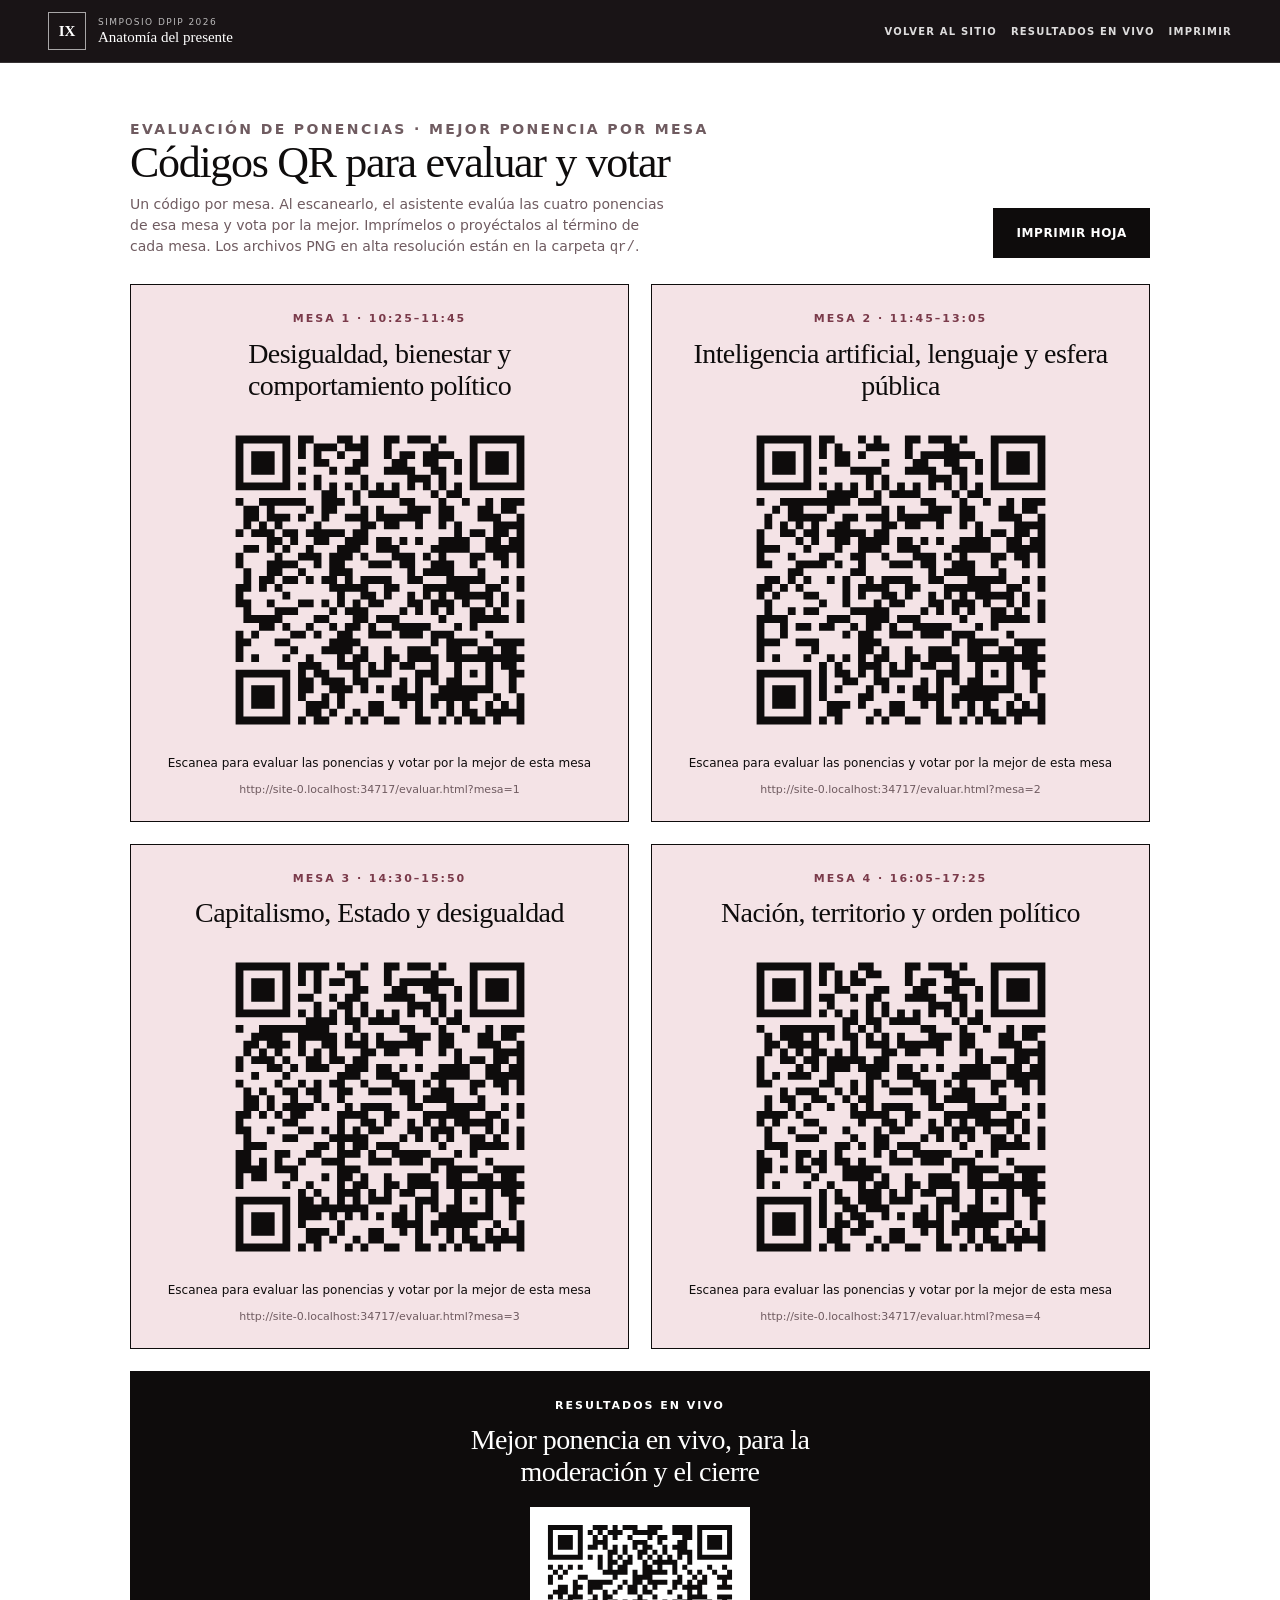
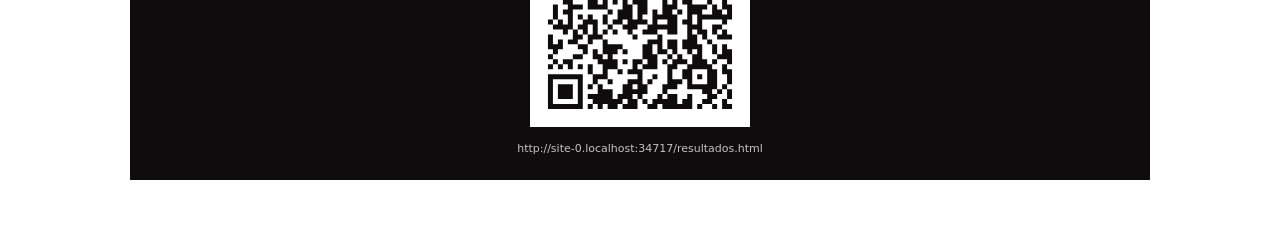
<file: qr.html>
<!DOCTYPE html>
<html lang="es">
<head>
<meta charset="utf-8">
<meta name="viewport" content="width=device-width, initial-scale=1">
<title>Códigos QR de evaluación | IX Simposio DPIP 2026</title>
<meta name="robots" content="noindex">
<link rel="icon" href="favicon.svg">
<link rel="stylesheet" href="css/votacion.css?v=3">
<style>.qr-card-baremo{background:var(--rose-light)}.qr-card-baremo .k{color:#7a3a4a}</style>
<script src="js/mesas.js?v=3"></script>
</head>
<body class="qr-sheet">
<header class="topbar">
  <a class="brand" href="index.html">
    <span class="brand-mark">IX</span>
    <span><small>Simposio DPIP 2026</small><strong>Anatomía del presente</strong></span>
  </a>
  <nav>
    <a href="index.html#votacion">Volver al sitio</a>
    <a href="resultados.html">Resultados en vivo</a>
    <a href="#" id="imprimir">Imprimir</a>
  </nav>
</header>

<main class="qr-shell">
  <div class="qr-head">
    <div>
      <p class="eyebrow">Evaluación de ponencias · Mejor ponencia por mesa</p>
      <h1>Códigos QR para evaluar y votar</h1>
      <p>Un código por mesa. Al escanearlo, el asistente evalúa las cuatro ponencias de esa mesa y vota por la mejor. Imprímelos o proyéctalos al término de cada mesa. Los archivos PNG en alta resolución están en la carpeta <code>qr/</code>.</p>
    </div>
    <button class="button no-print" type="button" onclick="window.print()">Imprimir hoja</button>
  </div>
  <div class="qr-grid" id="grid"></div>
</main>

<script>
(function () {
  const esc = (v) => String(v).replace(/[&<>"']/g, (c) => ({ "&": "&amp;", "<": "&lt;", ">": "&gt;", '"': "&quot;", "'": "&#039;" }[c]));
  const base = location.origin + location.pathname.replace(/[^/]*$/, "");
  const grid = document.getElementById("grid");
  grid.innerHTML = window.MESAS.map((m) =>
    '<article class="qr-card qr-card-baremo">' +
    '<p class="k">Mesa ' + m.numero + ' · ' + esc(m.horario) + '</p>' +
    '<h2>' + esc(m.titulo) + '</h2>' +
    '<img src="qr/baremo-mesa-' + m.numero + '.svg" alt="Código QR para evaluar la Mesa ' + m.numero + '" width="320" height="320">' +
    '<p class="hint">Escanea para evaluar las ponencias y votar por la mejor de esta mesa</p>' +
    '<p class="url">' + esc(base) + 'evaluar.html?mesa=' + m.numero + '</p>' +
    '</article>'
  ).join("") +
  '<article class="qr-card results">' +
  '<p class="k">Resultados en vivo</p>' +
  '<h2>Mejor ponencia en vivo, para la moderación y el cierre</h2>' +
  '<img src="qr/resultados.svg" alt="Código QR de la página de resultados en vivo" width="220" height="220">' +
  '<p class="url">' + esc(base) + 'resultados.html</p>' +
  '</article>';
  document.getElementById("imprimir").addEventListener("click", (e) => { e.preventDefault(); window.print(); });
})();
</script>
</body>
</html>
</file>
<file: css/votacion.css>
/* Estilos compartidos de las páginas de votación y resultados (IX Simposio DPIP). */
:root {
  --paper: #cda5ac;
  --paper-deep: #dfc3c8;
  --ink: #0e0c0c;
  --rose: #c2818d;
  --rose-light: #f4e3e6;
  --surface: #fff9fa;
  --muted: #6f5b60;
  --line: #0d090b30;
}
* { box-sizing: border-box; }
html { -webkit-text-size-adjust: 100%; }
body {
  margin: 0;
  background: var(--paper);
  color: var(--ink);
  font-family: Inter, ui-sans-serif, system-ui, -apple-system, "Segoe UI", sans-serif;
  font-size: 16px;
  line-height: 1.5;
  min-height: 100vh;
}
a { color: inherit; }
.eyebrow {
  letter-spacing: 0.17em;
  text-transform: uppercase;
  margin: 0 0 14px;
  font-size: 11px;
  font-weight: 800;
}
.badge {
  border: 1px solid currentColor;
  letter-spacing: 0.14em;
  text-transform: uppercase;
  font-size: 9px;
  font-weight: 900;
  padding: 7px 11px;
  display: inline-flex;
  align-items: center;
  gap: 8px;
  white-space: nowrap;
}
.badge-live { background: var(--rose); border-color: var(--rose); color: var(--ink); }
.badge-demo { background: #ffe9a8; border-color: #e0b530; color: #4a3600; }
.badge-ok { background: #d9f0e2; border-color: #2f7a4f; color: #1d5233; }
.live-dot {
  width: 8px; height: 8px; border-radius: 50%; background: #d43a3a; display: inline-block;
  animation: livepulse 1.4s ease-in-out infinite;
}
@keyframes livepulse { 0%, 100% { opacity: 1; transform: scale(1); } 50% { opacity: 0.35; transform: scale(0.75); } }

.button {
  border: 1px solid var(--ink);
  background: var(--ink);
  color: #fff;
  cursor: pointer;
  letter-spacing: 0.05em;
  justify-content: center;
  align-items: center;
  gap: 10px;
  min-height: 50px;
  padding: 13px 22px;
  font-size: 12px;
  font-weight: 800;
  text-transform: uppercase;
  display: inline-flex;
  text-decoration: none;
  font-family: inherit;
  transition: transform 0.2s, background 0.2s, color 0.2s, opacity 0.2s;
}
.button:hover { transform: translateY(-2px); }
.button:disabled { cursor: not-allowed; opacity: 0.45; transform: none; }
.button-light { background: #fff; color: var(--ink); border-color: #fff; }
.button-ghost { background: transparent; color: inherit; border-color: currentColor; }

.topbar {
  position: sticky; top: 0; z-index: 10;
  display: flex; align-items: center; justify-content: space-between; gap: 16px;
  padding: 12px clamp(18px, 4vw, 48px);
  background: #100b0df5; color: #fff;
  border-bottom: 1px solid #ffffff21;
  -webkit-backdrop-filter: blur(16px); backdrop-filter: blur(16px);
}
.topbar .brand { display: flex; align-items: center; gap: 12px; text-decoration: none; }
.topbar .brand-mark {
  width: 38px; height: 38px; border: 1px solid #ffffff9e; display: grid; place-items: center;
  font: 700 15px Georgia, serif; letter-spacing: 0; flex: none;
}
.topbar .brand small { display: block; white-space: nowrap; font-size: 9px; letter-spacing: 0.16em; text-transform: uppercase; opacity: 0.7; }
.topbar .brand strong { display: block; font: 500 15px Georgia, serif; }
.topbar nav { display: flex; gap: 14px; flex-wrap: wrap; justify-content: flex-end; }
.topbar nav a { font-size: 10px; letter-spacing: 0.12em; text-transform: uppercase; font-weight: 800; text-decoration: none; opacity: 0.85; padding: 8px 0; }
.topbar nav a:hover { opacity: 1; text-decoration: underline; }

.shell { max-width: 960px; margin: 0 auto; padding: clamp(28px, 5vw, 64px) clamp(18px, 4vw, 48px) 96px; }
.card { background: var(--surface); border: 1px solid var(--line); padding: clamp(22px, 4vw, 40px); }
.card-head { display: flex; justify-content: space-between; align-items: flex-start; gap: 16px; flex-wrap: wrap; }
h1.title { margin: 0 0 12px; font: 500 clamp(30px, 5vw, 52px)/1.02 Georgia, serif; letter-spacing: -0.03em; }
.meta { color: var(--muted); font-size: 14px; margin: 0 0 22px; display: flex; flex-wrap: wrap; gap: 6px 18px; }
.intro { max-width: 68ch; margin: 0 0 20px; line-height: 1.7; }
.criteria { display: flex; flex-wrap: wrap; gap: 8px; margin: 0 0 28px; padding: 0; list-style: none; }
.criteria li { border: 1px solid var(--line); background: #fff; font-size: 11px; letter-spacing: 0.08em; text-transform: uppercase; font-weight: 800; padding: 7px 11px; }

.options { display: grid; gap: 12px; margin: 0 0 24px; }
.option {
  display: grid; grid-template-columns: 26px minmax(0, 1fr); gap: 16px; align-items: start;
  background: #fff; border: 1px solid var(--line); padding: 18px 18px 18px 16px; cursor: pointer; text-align: left;
  font-family: inherit; color: inherit; width: 100%; transition: border-color 0.15s, box-shadow 0.15s, transform 0.15s;
}
.option:hover { border-color: var(--ink); transform: translateY(-1px); }
.option[aria-checked="true"] { border-color: var(--ink); box-shadow: inset 0 0 0 2px var(--ink); background: var(--rose-light); }
.option:disabled { cursor: default; transform: none; }
.option .radio { width: 22px; height: 22px; border: 2px solid var(--ink); border-radius: 50%; margin-top: 2px; display: grid; place-items: center; }
.option[aria-checked="true"] .radio::after { content: ""; width: 10px; height: 10px; border-radius: 50%; background: var(--ink); }
.option .num { font-size: 10px; letter-spacing: 0.14em; text-transform: uppercase; font-weight: 800; color: var(--muted); display: block; margin-bottom: 4px; }
.option .autor { display: block; font: 500 20px/1.15 Georgia, serif; margin-bottom: 4px; }
.option .afil { display: block; font-size: 12px; color: var(--muted); margin-bottom: 8px; }
.option .tit { display: block; font-size: 14px; line-height: 1.5; }

.actions { display: flex; flex-wrap: wrap; gap: 12px; align-items: center; }
.status { margin: 16px 0 0; font-size: 14px; min-height: 1.4em; }
.status.error { color: #a1272b; font-weight: 600; }
.done { background: var(--ink); color: #fff; padding: clamp(24px, 4vw, 40px); margin-top: 8px; }
.done h2 { margin: 0 0 10px; font: 500 clamp(28px, 4vw, 40px)/1.05 Georgia, serif; }
.done p { color: #c9c2c3; max-width: 60ch; }
.done .voted { border-left: 3px solid var(--rose); padding: 6px 0 6px 16px; margin: 18px 0 22px; }
.done .voted strong { display: block; font: 500 20px Georgia, serif; color: #fff; }
.done .voted span { font-size: 13px; color: #c9c2c3; }
.done .actions .button-ghost { color: #fff; }

.mesa-picker { display: grid; grid-template-columns: repeat(auto-fit, minmax(220px, 1fr)); gap: 14px; margin-top: 8px; }
.mesa-picker a { display: block; text-decoration: none; background: #fff; border: 1px solid var(--line); padding: 20px; transition: transform 0.15s, border-color 0.15s; }
.mesa-picker a:hover { transform: translateY(-2px); border-color: var(--ink); }
.mesa-picker span { display: block; font-size: 10px; letter-spacing: 0.16em; text-transform: uppercase; font-weight: 800; color: var(--muted); margin-bottom: 6px; }
.mesa-picker strong { display: block; font: 500 19px/1.2 Georgia, serif; }
.mesa-picker small { display: block; margin-top: 8px; color: var(--muted); font-size: 12px; }

.mode-note { margin-top: 28px; font-size: 12px; color: var(--muted); display: flex; gap: 10px; align-items: flex-start; flex-wrap: wrap; }
.mode-note.demo { background: #fff4cc; border: 1px solid #e0b530; color: #4a3600; padding: 12px 14px; }

/* ---------- Resultados en vivo (tema oscuro, pensado para proyectar) ---------- */
body.results { background: var(--ink); color: #fff; }
body.results .topbar { background: #0e0c0c; }
.results-shell { max-width: 1480px; margin: 0 auto; padding: clamp(22px, 3.5vw, 48px) clamp(16px, 3.5vw, 48px) 80px; }
.results-head { display: flex; flex-wrap: wrap; align-items: flex-end; justify-content: space-between; gap: 16px 32px; margin-bottom: clamp(20px, 3vw, 36px); }
.results-head h1 { margin: 0; font: 500 clamp(32px, 5vw, 64px)/1 Georgia, serif; letter-spacing: -0.03em; }
.results-head .eyebrow { color: var(--rose-light); }
.results-head .tools { display: flex; flex-wrap: wrap; gap: 10px; align-items: center; }
.results-head .updated { font-size: 11px; letter-spacing: 0.1em; text-transform: uppercase; opacity: 0.6; }
.results-grid { display: grid; grid-template-columns: repeat(2, minmax(0, 1fr)); gap: clamp(14px, 2vw, 26px); }
.results-grid.single { grid-template-columns: minmax(0, 1fr); max-width: 1100px; margin: 0 auto; }
.mesa-panel { border: 1px solid #ffffff2b; background: #17121380; padding: clamp(18px, 2.5vw, 32px); display: flex; flex-direction: column; gap: 16px; color: inherit; }
.mesa-panel.now { border-color: var(--rose); box-shadow: 0 0 0 1px var(--rose); }
.mesa-panel header { display: flex; align-items: flex-start; justify-content: space-between; gap: 14px; }
.mesa-panel header .k { font-size: 10px; letter-spacing: 0.18em; text-transform: uppercase; font-weight: 800; color: var(--rose-light); margin: 0 0 6px; display: flex; gap: 10px; align-items: center; flex-wrap: wrap; }
.mesa-panel header h2 { margin: 0; font: 500 clamp(19px, 2vw, 28px)/1.15 Georgia, serif; letter-spacing: -0.02em; }
.mesa-panel header h2 a { text-decoration: none; }
.mesa-panel header h2 a:hover { text-decoration: underline; }
.mesa-panel header .total { text-align: right; flex: none; }
.mesa-panel header .total strong { display: block; font: 500 clamp(30px, 3.4vw, 46px)/1 Georgia, serif; }
.mesa-panel header .total span { font-size: 10px; letter-spacing: 0.14em; text-transform: uppercase; opacity: 0.6; }
.rows { display: grid; gap: 4px; margin: 0; padding: 0; list-style: none; }
.row { display: grid; grid-template-columns: 30px minmax(0, 1fr) auto; gap: 8px 12px; align-items: center; padding: 12px 0; border-top: 1px solid #ffffff14; }
.row .rank { font: 500 22px Georgia, serif; opacity: 0.55; text-align: center; }
.row.leader .rank { opacity: 1; color: var(--rose); }
.row .who strong { display: block; font: 500 clamp(15px, 1.4vw, 19px)/1.2 Georgia, serif; }
.row .who > span { display: block; font-size: 12px; line-height: 1.4; opacity: 0.7; margin-top: 3px; }
.row .bar { grid-column: 2 / 4; height: 10px; background: #ffffff1c; overflow: hidden; }
.row .bar i { display: block; height: 100%; width: 0; background: var(--rose-light); transition: width 0.7s cubic-bezier(0.2, 0.8, 0.2, 1); }
.row.leader .bar i { background: var(--rose); }
.row .n { text-align: right; flex: none; }
.row .n strong { display: block; font: 500 clamp(22px, 2.2vw, 30px)/1 Georgia, serif; }
.row .n span { font-size: 11px; opacity: 0.65; }
.row .leader-tag { display: inline-block; font-size: 9px; letter-spacing: 0.14em; text-transform: uppercase; font-weight: 900; background: var(--rose); color: var(--ink); padding: 3px 7px; margin-left: 8px; vertical-align: middle; }
.results-grid.single .row { grid-template-columns: 40px minmax(0, 1fr) auto; padding: 16px 0; }
.results-grid.single .row .who strong { font-size: clamp(20px, 2.4vw, 30px); }
.results-grid.single .row .who > span { font-size: 14px; }
.results-grid.single .row .n strong { font-size: clamp(30px, 3.5vw, 48px); }
.results-grid.single .row .bar { height: 14px; }
.results-grid.single .mesa-panel header h2 { font-size: clamp(26px, 3.2vw, 44px); }
.results-error { background: #4a1d1f; border: 1px solid #a1272b; padding: 14px 16px; font-size: 14px; margin-bottom: 18px; }
.results-empty { opacity: 0.6; font-size: 13px; }
.mesa-nav { display: flex; flex-wrap: wrap; gap: 8px; }
.mesa-nav a { text-decoration: none; font-size: 10px; letter-spacing: 0.12em; text-transform: uppercase; font-weight: 800; border: 1px solid #ffffff55; padding: 8px 12px; }
.mesa-nav a.on, .mesa-nav a:hover { background: #fff; color: var(--ink); border-color: #fff; }
body.results .mode-note.demo { background: #3a2f0a; border-color: #e0b530; color: #ffe9a8; }

/* ---------- Hoja de códigos QR ---------- */
body.qr-sheet { background: #fff; color: var(--ink); }
.qr-shell { max-width: 1100px; margin: 0 auto; padding: clamp(22px, 4vw, 48px) clamp(16px, 4vw, 40px) 60px; }
.qr-head { display: flex; flex-wrap: wrap; justify-content: space-between; align-items: flex-end; gap: 16px; margin-bottom: 26px; }
.qr-head h1 { margin: 0; font: 500 clamp(28px, 4vw, 44px)/1.05 Georgia, serif; letter-spacing: -0.03em; }
.qr-head p { margin: 8px 0 0; color: var(--muted); max-width: 60ch; font-size: 14px; }
.qr-grid { display: grid; grid-template-columns: repeat(2, minmax(0, 1fr)); gap: 22px; }
.qr-card { border: 1px solid var(--ink); padding: 26px 26px 22px; text-align: center; display: flex; flex-direction: column; align-items: center; gap: 10px; break-inside: avoid; page-break-inside: avoid; }
.qr-card .k { font-size: 11px; letter-spacing: 0.18em; text-transform: uppercase; font-weight: 900; margin: 0; }
.qr-card h2 { margin: 0; font: 500 clamp(20px, 2.4vw, 28px)/1.15 Georgia, serif; letter-spacing: -0.02em; max-width: 30ch; }
.qr-card img { width: min(100%, 320px); height: auto; display: block; margin: 8px 0 4px; }
.qr-card .url { font-size: 11px; color: var(--muted); word-break: break-all; margin: 0; }
.qr-card .hint { font-size: 12px; margin: 0; }
.qr-card.results { grid-column: 1 / -1; background: var(--ink); color: #fff; border-color: var(--ink); }
.qr-card.results .url { color: #c9c2c3; }
.qr-card.results img { background: #fff; padding: 8px; width: min(100%, 220px); }

@media (max-width: 760px) {
  .results-grid, .qr-grid { grid-template-columns: minmax(0, 1fr); }
  .option { grid-template-columns: 22px minmax(0, 1fr); gap: 12px; padding: 14px; }
  .option .autor { font-size: 18px; }
  .topbar nav a { font-size: 9px; }
  .topbar nav { gap: 8px 12px; }
  .topbar .brand strong { font-size: 13px; }
  .actions .button { width: 100%; }
}
@media print {
  .topbar, .no-print { display: none !important; }
  body.qr-sheet { background: #fff; }
  .qr-shell { padding: 0; max-width: none; }
  .qr-grid { gap: 14px; }
  .qr-card { padding: 18px; }
  .qr-card.results { -webkit-print-color-adjust: exact; print-color-adjust: exact; }
}

/* ---------- Evaluación del público (baremo) ---------- */
.steps { display: flex; align-items: center; gap: 14px; margin: 0 0 22px; }
.steps-bar { flex: 1; height: 6px; background: #0d090b1f; overflow: hidden; }
.steps-bar i { display: block; height: 100%; background: var(--ink); transition: width .4s; }
.steps small { font-size: 10px; letter-spacing: .14em; text-transform: uppercase; font-weight: 800; color: var(--muted); white-space: nowrap; }
.speaker-tag { margin: 0 0 8px; font-size: 10px; letter-spacing: .16em; text-transform: uppercase; font-weight: 900; color: var(--muted); }
h1.title.title-sm { font-size: clamp(26px, 3.6vw, 38px); }
.paper-title { font: italic 16px/1.45 Georgia, serif; margin: 0 0 24px; max-width: 70ch; }
.scale-box { border: 1px solid var(--line); background: #fff; padding: 14px 16px; margin: 0 0 22px; }
.scale-box strong { display: block; font-size: 10px; letter-spacing: .14em; text-transform: uppercase; margin-bottom: 10px; }
.scale-legend { list-style: none; margin: 0; padding: 0; display: grid; grid-template-columns: repeat(6, minmax(0, 1fr)); gap: 6px; }
.scale-legend li { text-align: center; font-size: 11px; color: var(--muted); }
.scale-legend b { display: block; font: 500 20px Georgia, serif; color: var(--ink); }
.speaker-list { list-style: none; margin: 0 0 24px; padding: 0; display: grid; gap: 8px; }
.speaker-list li { display: grid; grid-template-columns: 34px minmax(0, 1fr); gap: 10px; align-items: start; border-top: 1px solid var(--line); padding-top: 10px; }
.speaker-list span { font: italic 18px Georgia, serif; color: var(--rose); }
.speaker-list strong { display: block; font: 500 16px Georgia, serif; }
.speaker-list small { display: block; font-size: 12px; color: var(--muted); line-height: 1.4; }
.question { border: 1px solid var(--line); background: #fff; padding: 16px 16px 14px; margin: 0 0 12px; }
.question legend { padding: 0; font-size: 14px; line-height: 1.5; margin-bottom: 12px; float: left; width: 100%; }
.question legend small { display: block; font-size: 10px; letter-spacing: .14em; text-transform: uppercase; font-weight: 900; color: var(--muted); margin-bottom: 4px; }
.scale { clear: both; display: flex; align-items: center; gap: 6px; flex-wrap: wrap; }
.scale-end { font-size: 10px; letter-spacing: .08em; text-transform: uppercase; font-weight: 800; color: var(--muted); }
.scale-end:first-child { margin-right: 4px; } .scale-end:last-child { margin-left: 4px; }
.scale button { width: 44px; height: 44px; border: 1px solid var(--ink); background: #fff; font: 500 18px Georgia, serif; cursor: pointer; color: var(--ink); transition: background .15s, color .15s; }
.scale button:hover { background: var(--rose-light); }
.scale button[aria-checked="true"] { background: var(--ink); color: #fff; }
.scale-hint { display: block; min-height: 1.2em; margin-top: 8px; font-size: 11px; color: var(--muted); font-style: italic; }
@media (max-width: 480px) { .scale { gap: 4px; } .scale button { width: 40px; height: 40px; } .scale-end { width: 100%; } .scale-end:last-child { text-align: right; } .scale-legend { grid-template-columns: repeat(3, 1fr); } }

/* Tabla de resultados del baremo */
.table-wrap { overflow-x: auto; }
.eval-table { width: 100%; border-collapse: collapse; font-size: 13px; }
.eval-table thead { display: none; }
.eval-table tr { display: grid; grid-template-columns: minmax(0, 1fr) repeat(6, 56px); gap: 8px; align-items: center; padding: 10px 0; border-top: 1px solid #ffffff14; }
.eval-table td { text-align: center; font: 500 16px Georgia, serif; }
.eval-table td:first-child { text-align: left; font: inherit; }
.eval-table td:first-child strong { display: block; font: 500 clamp(15px, 1.4vw, 18px)/1.2 Georgia, serif; }
.eval-table td:first-child span { display: block; font-size: 11px; opacity: .65; line-height: 1.35; margin-top: 2px; }
.eval-table td:first-child::after { content: "Clar. · Relev. · Fuerza · Media · Mejor · Puntaje"; display: block; font-size: 9px; letter-spacing: .1em; text-transform: uppercase; opacity: .45; margin-top: 6px; }
.eval-table td b { font-size: 22px; color: var(--rose-light); }
.eval-table tr.leader td b { color: var(--rose); }
.results-grid.single .eval-table tr { grid-template-columns: minmax(0, 1fr) repeat(6, 90px); padding: 16px 0; }
.results-grid.single .eval-table td { font-size: 22px; }
.results-grid.single .eval-table td b { font-size: 30px; }
@media (max-width: 760px) { .eval-table tr { grid-template-columns: minmax(0, 1fr) repeat(6, 40px); gap: 4px; } .eval-table td { font-size: 13px; } .eval-table td b { font-size: 16px; } }

/* Acceso de evaluadores */
.login { display: grid; gap: 14px; max-width: 420px; }
.login label { display: grid; gap: 6px; font-size: 10px; letter-spacing: .14em; text-transform: uppercase; font-weight: 800; color: var(--muted); }
.login input { border: 1px solid var(--ink); background: #fff; padding: 12px 14px; font: 15px Inter, ui-sans-serif, system-ui, sans-serif; color: var(--ink); }
.login-dark label { color: #ffffffb0; }
.login-dark input { background: #1b1516; border-color: #ffffff55; color: #fff; }
.mode-note.session { background: var(--rose-light); border: 1px solid var(--line); padding: 10px 14px; color: var(--ink); display: block; }
.mode-note.session a { font-weight: 800; }

/* Apertura por horario */
.estado-mesa { display: inline-block; margin-top: 12px; font-style: normal; font-size: 10px; letter-spacing: .12em; text-transform: uppercase; font-weight: 900; padding: 5px 8px; border: 1px solid currentColor; }
.estado-abierta { color: #1d5233; background: #d9f0e2; border-color: #2f7a4f; }
.estado-proxima { color: #6f5b60; }
.estado-cerrada { color: #9a8a8e; }
.mesa-picker a.picker-proxima, .mesa-picker a.picker-cerrada { opacity: .7; }
.estado-box { border: 1px solid var(--line); background: #fff; padding: 18px 20px; margin: 8px 0 22px; }
.estado-box strong { display: block; font: 500 22px/1.2 Georgia, serif; margin-bottom: 6px; }
.estado-box p { margin: 0; color: var(--muted); font-size: 14px; line-height: 1.55; }
.estado-box.estado-proxima { border-left: 3px solid var(--rose); }

/* Resultados del baremo: vista desagregada */
.baremo-stack { display: grid; gap: clamp(16px, 2vw, 26px); }
.baremo-panel { gap: 10px; }
.bt-h { margin: 18px 0 4px; font-size: 10px; letter-spacing: .18em; text-transform: uppercase; font-weight: 900; color: var(--rose-light); }
.bt-table { width: 100%; border-collapse: collapse; font-size: 13px; color: #fff; }
.bt-table thead th { font-size: 9.5px; letter-spacing: .12em; text-transform: uppercase; font-weight: 900; color: #ffffffa0; padding: 8px 8px; border-bottom: 1px solid #ffffff33; text-align: center; white-space: nowrap; }
.bt-table td { padding: 10px 8px; border-bottom: 1px solid #ffffff14; text-align: center; font: 500 17px Georgia, serif; vertical-align: middle; }
.bt-table .l { text-align: left; }
.bt-table td.l strong { display: block; font: 500 16px/1.2 Georgia, serif; }
.bt-table td.l span { display: block; font: 11px/1.35 Inter, ui-sans-serif, system-ui, sans-serif; opacity: .6; margin-top: 2px; max-width: 46ch; }
.bt-table td small { font: 11px Inter, ui-sans-serif, system-ui, sans-serif; opacity: .65; }
.bt-table .rk { opacity: .55; font-style: italic; width: 34px; }
.bt-table tr.lead .rk, .bt-table tr.lead .pts { color: var(--rose); opacity: 1; }
.bt-table .pts { font-size: 21px; color: var(--rose-light); }
.bt-table.raw td { font: 500 14px Inter, ui-sans-serif, system-ui, sans-serif; padding: 7px 6px; }
.bt-table.raw td.l { font-size: 12px; white-space: nowrap; }
.bt-table.raw th.grp { border-left: 1px solid #ffffff33; }
.bt-table.raw .gs { border-left: 1px solid #ffffff33; }
.bt-table.raw tr.sub th { font-size: 9px; padding-top: 0; }
.bt-more { align-self: flex-start; margin-top: 8px; font-size: 10px; letter-spacing: .14em; text-transform: uppercase; font-weight: 900; color: #fff; text-decoration: none; border: 1px solid #ffffff55; padding: 9px 12px; }
.bt-more:hover { background: #fff; color: var(--ink); }
.dist-grid { display: grid; grid-template-columns: repeat(2, minmax(0, 1fr)); gap: 12px; }
.dist-card { border: 1px solid #ffffff22; background: #ffffff06; padding: 14px; }
.dist-card header { display: block; margin-bottom: 8px; }
.dist-card header span { display: block; font-size: 9px; letter-spacing: .16em; text-transform: uppercase; font-weight: 900; color: var(--rose-light); }
.dist-card header strong { display: block; font: 500 18px Georgia, serif; margin: 2px 0; }
.dist-card header small { font-size: 11px; opacity: .6; }
.dist-row { display: grid; grid-template-columns: 110px minmax(0, 1fr); gap: 10px; align-items: end; padding: 8px 0; border-top: 1px solid #ffffff14; }
.dist-lbl b { display: block; font-size: 11px; }
.dist-lbl em { font-style: normal; font-size: 10.5px; opacity: .6; }
.dist-bars { display: grid; grid-template-columns: repeat(6, minmax(0, 1fr)); gap: 5px; height: 72px; align-items: end; }
.dist-col { position: relative; height: 100%; display: flex; flex-direction: column; justify-content: flex-end; align-items: center; }
.dist-col i { display: block; width: 100%; background: var(--rose); min-height: 0; }
.dist-col span { position: absolute; top: -2px; font-size: 10px; opacity: .8; }
.dist-col b { font: 500 11px Georgia, serif; opacity: .6; margin-top: 3px; }
.dist-legend { margin: 6px 0 0; font-size: 11px; opacity: .55; }
@media (max-width: 900px) { .dist-grid { grid-template-columns: minmax(0, 1fr); } }
</file>
